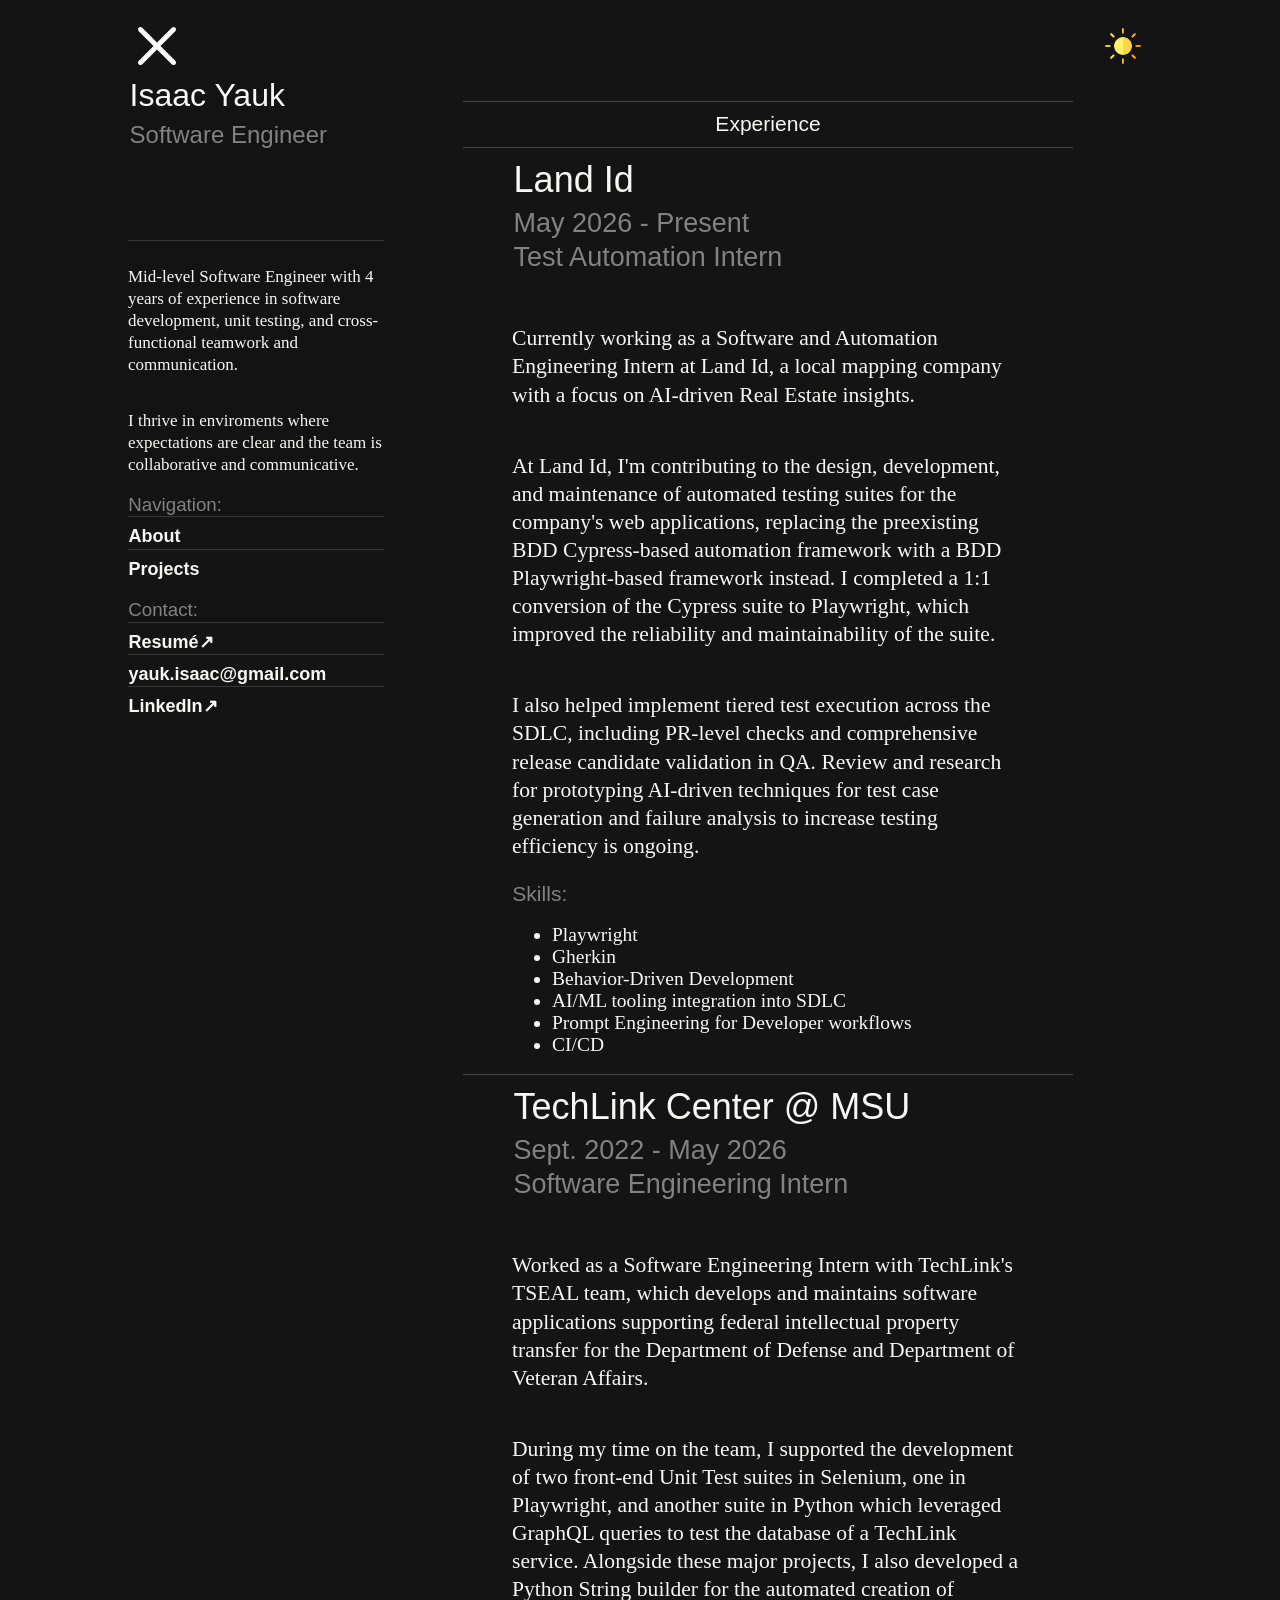
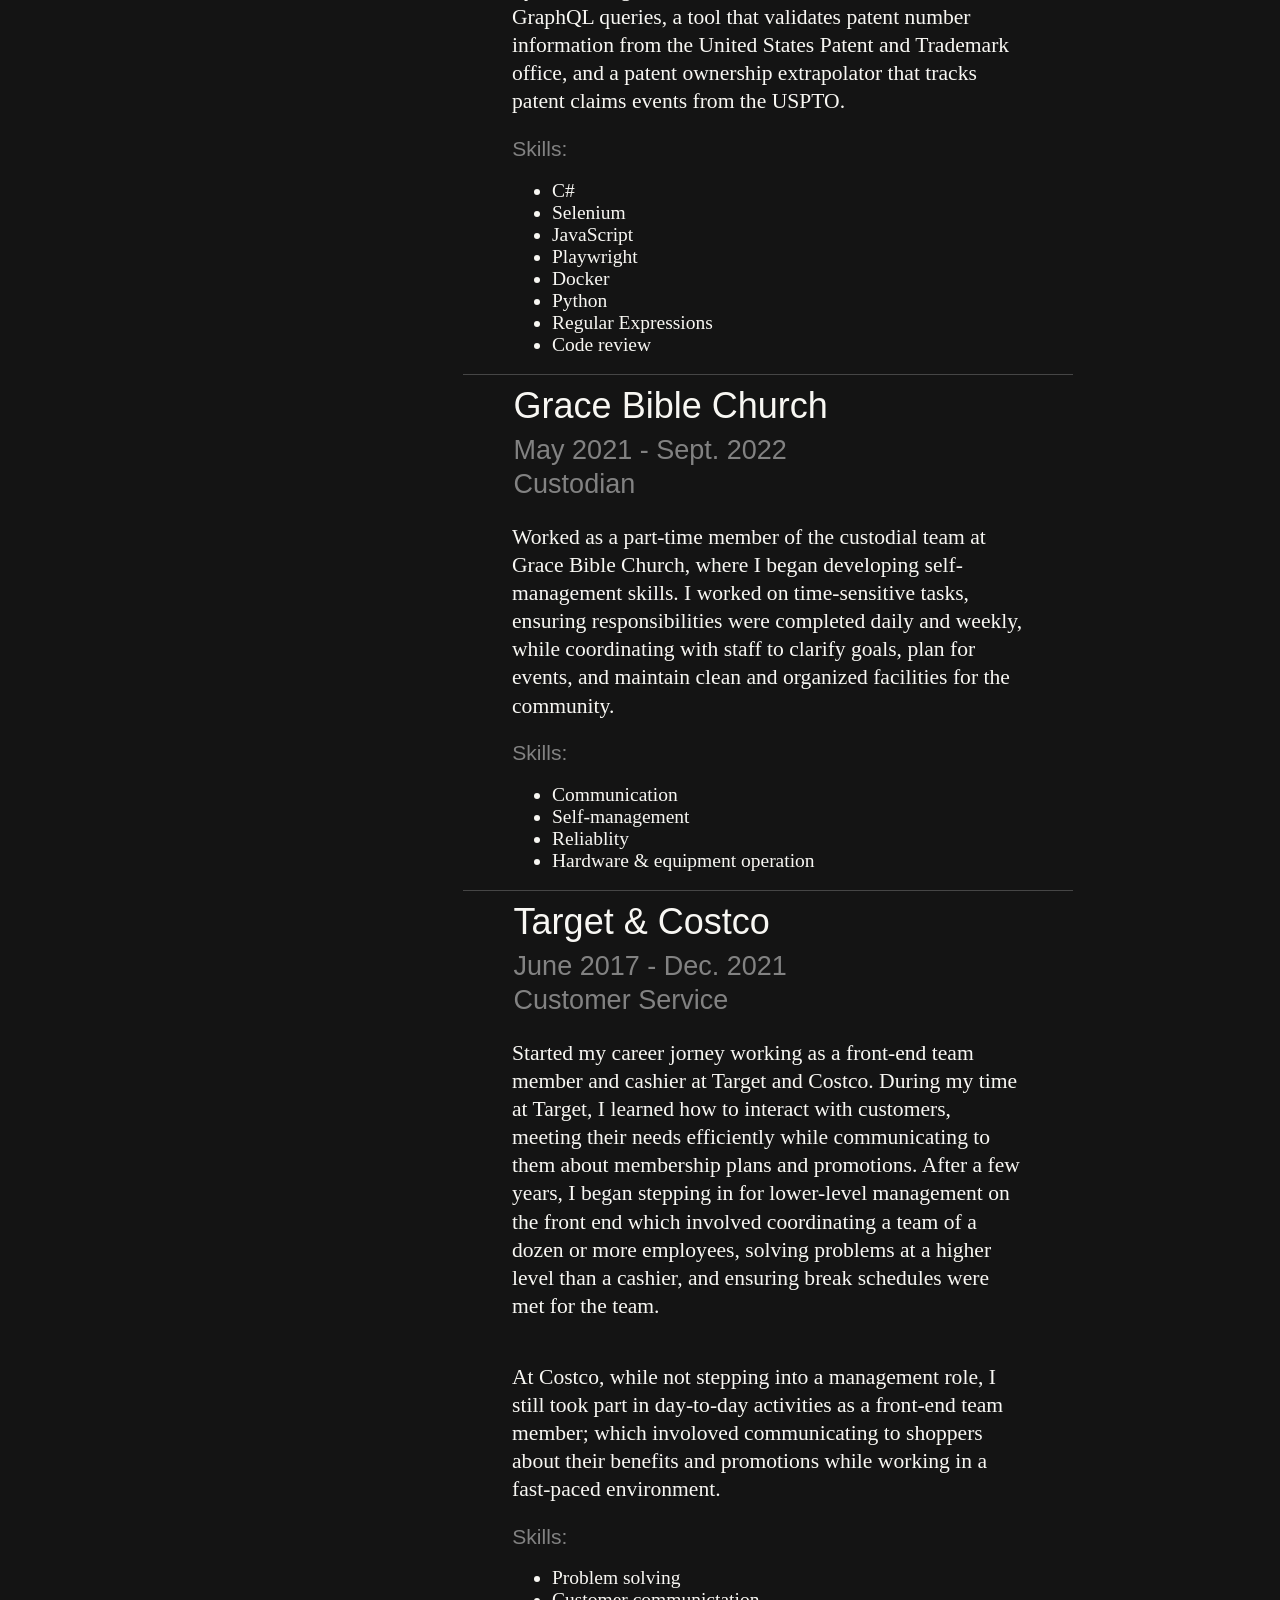
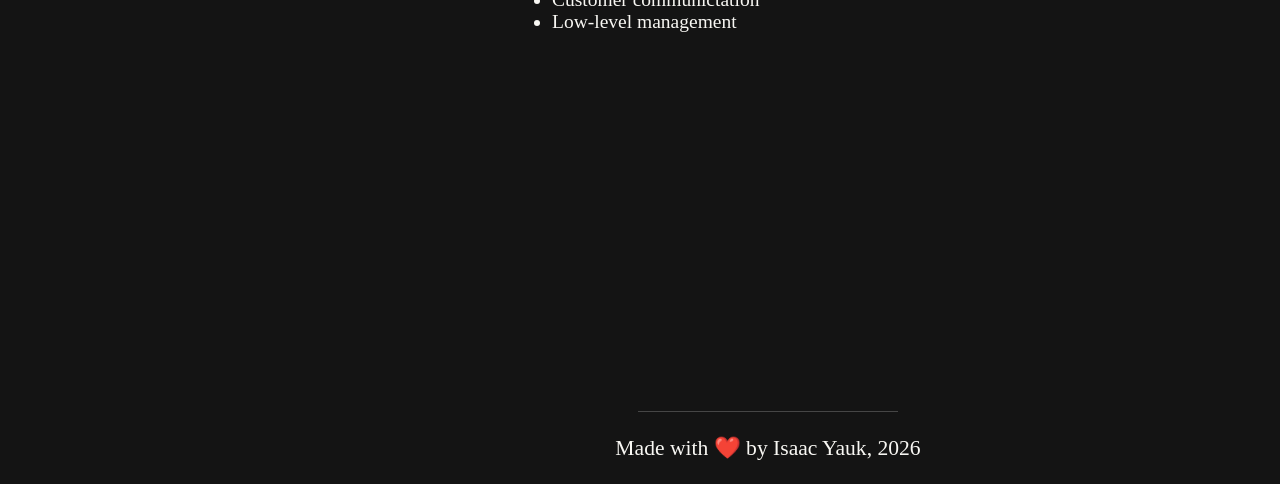
<file: index.html>
<!DOCTYPE html>
<html lang="en">
<head>



    <script src="/scripts/siteload.js"></script>

    
    <meta charset="UTF-8">
    <meta name="viewport" content="width=device-width, initial-scale=1.0">
    <link rel="stylesheet" href="styles/global.css">
    <link href="https://fonts.googleapis.com/css2?family=Newsreader:ital,opsz,wght@0,6..72,200..800;1,6..72,200..800&display=swap%22 rel="stylesheet">
    <link href="https://fonts.googleapis.com/css2?family=Schibsted+Grotesk:ital,wght@0,400..900;1,400..900&display=swap%22 rel="stylesheet">
    <title>Developer Portfolio</title>
</head>
<body>
 
    <nav class="navbar">
        <div class="nav_button" id="sidebarButton">
            <img src="" alt="">
        </div>
        <div class="nav_button" id="themeButton">
            <img src="" alt="">
        </div>
       
    </nav> 
 
    <main class="layout">
        <div class="sidebar">  
            <div class="content">
                <h1>Isaac Yauk</h1>
                <h2>Software Engineer</h2>  
                <hr>
                <p>Mid-level Software Engineer with 4 years of experience in software development, unit testing, and cross-functional teamwork and communication.</p> 
                <p>I thrive in enviroments where expectations are clear and the team is collaborative and communicative.</p>
                
 

                <h3>Navigation:</h3>
                <div class="info">
                    <hr>
                    <a href="/html/about.html">About</a>
                </div>


                <div class="info">
                    <hr>
                    <a href="/html/projects.html">Projects</a>
                </div>

                
                <br>
                <h3>Contact:</h3>

                <div class="info">
                    <hr>
                    <a href="/files/_IsaacYauk_Resume.pdf">Resumé↗</a>
                </div>

                <div class="info">
                    <hr>
                    <a href="mailto:yauk.isaac@gmail.com">yauk.isaac@gmail.com</a>
                </div>
               
               
                <div class="info">
                    <hr>
                    <a href="https://www.linkedin.com/in/isaac-yauk/">LinkedIn↗</a>
                </div>
               
                <button id="mobile_close">Close navigation</button>
                 
               
            </div>
        </div>
 
        <div class="main-content">
            <hr>
            <h3>Experience</h3>
            <hr>
 
            
            <div class="content">
                <h1>Land Id</h1>
                <h2>May 2026 - Present</h2>
                <h2>Test Automation Intern</h2>
                <p><br>Currently working as a Software and Automation Engineering Intern at Land Id, a local mapping company with a focus on AI-driven Real Estate insights.</p>
                <p>At Land Id, I'm contributing to the design, development, and maintenance of automated testing suites for the company's web applications, replacing the preexisting BDD Cypress-based automation framework with a BDD Playwright-based framework instead. I completed a 1:1 conversion of the Cypress suite to Playwright, which improved the reliability and maintainability of the suite.</p> 
                <p>I also helped implement tiered test execution across the SDLC, including PR-level checks and comprehensive release candidate validation in QA. Review and research for prototyping AI-driven techniques for test case generation and failure analysis to increase testing efficiency is ongoing.</p>
                <h3>Skills:</h3>
                <ul>
                    <li>Playwright</li>
                    <li>Gherkin</li>
                    <li>Behavior-Driven Development</li>
                    <li>AI/ML tooling integration into SDLC</li>
                    <li>Prompt Engineering for Developer workflows</li>
                    <li>CI/CD</li>
                </ul>
            </div>

            <hr>
            <div class="content">
                <h1>TechLink Center @ MSU</h1>
                <h2>Sept. 2022 - May 2026</h2>
                <h2>Software Engineering Intern</h2>
                <p><br>Worked as a Software Engineering Intern with TechLink's TSEAL team, which develops and maintains software applications supporting federal intellectual property transfer for the Department of Defense and Department of Veteran Affairs.</p>
                <p>During my time on the team, I supported the development of two front-end Unit Test suites in Selenium, one in Playwright, and another suite in Python which leveraged GraphQL queries to test the database of a TechLink service. Alongside these major projects, I also developed a Python String builder for the automated creation of GraphQL queries, a tool that validates patent number information from the United States Patent and Trademark office, and a patent ownership extrapolator that tracks patent claims events from the USPTO.
                <h3>Skills:</h3>
                <ul>
                    <li>C#</li>
                    <li>Selenium</li>
                    <li>JavaScript</li>
                    <li>Playwright</li>
                    <li>Docker</li>
                    <li>Python</li>
                    <li>Regular Expressions</li>
                    <li>Code review</li>
                </ul>
            </div>
           
 
            <hr>
            <div class="content">
                <h1>Grace Bible Church</h1>
                <h2>May 2021 - Sept. 2022</h2>
                <h2>Custodian</h2>
                <p>Worked as a part-time member of the custodial team at Grace Bible Church, where I began developing self-management skills. I worked on time-sensitive tasks, ensuring responsibilities were completed daily and weekly, while coordinating with staff to clarify goals, plan for events, and maintain clean and organized facilities for the community.</p>
 
                <h3>Skills:</h3>
                <ul>
                    <li>Communication</li>
                    <li>Self-management</li>
                    <li>Reliablity</li>
                    <li>Hardware & equipment operation</li>
                </ul>
            </div>
 
            <hr>
            <div class="content">
                <h1>Target & Costco</h1>
                <h2>June 2017 - Dec. 2021</h2>
                <h2>Customer Service</h2>
                <p>Started my career jorney working as a front-end team member and cashier at Target and Costco. During my time at Target, I learned how to interact with customers, meeting their needs efficiently while communicating to them about membership plans and promotions. After a few years, I began stepping in for lower-level management on the front end which involved coordinating a team of a dozen or more employees, solving problems at a higher level than a cashier, and ensuring break schedules were met for the team.</p>
                <p>At Costco, while not stepping into a management role, I still took part in day-to-day activities as a front-end team member; which involoved communicating to shoppers about their benefits and promotions while working in a fast-paced environment.</p>
 
                <h3>Skills:</h3>
                <ul>
                    <li>Problem solving</li>
                    <li>Customer communictation</li>
                    <li>Low-level management</li>
                </ul>
            </div>

            <div class="end-card">
                <hr>
                <p>Made with ❤️ by Isaac Yauk, 2026</p>
            </div>

            
 
 
           
        </div>
    </main>
    <script src="scripts/global.js"></script>
</body>
</html>
</file>
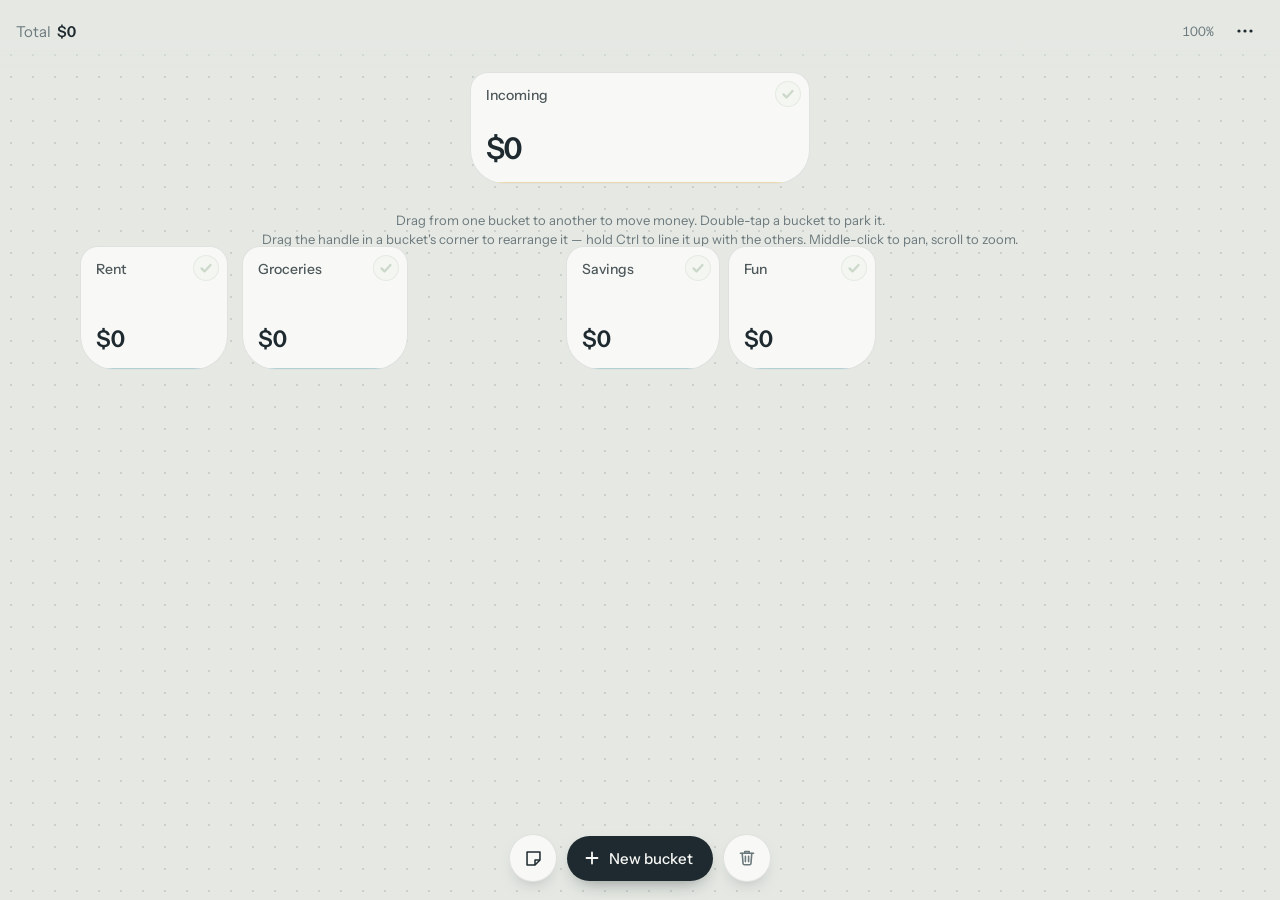
<file: buckets/index.html>
<!doctype html>
<html lang="en">
<head>
<meta charset="utf-8">
<meta name="viewport" content="width=device-width, initial-scale=1, viewport-fit=cover, maximum-scale=1">
<meta name="robots" content="noindex, nofollow">
<title>Buckets</title>
<link rel="preconnect" href="https://fonts.googleapis.com">
<link href="https://fonts.googleapis.com/css2?family=Instrument+Sans:wght@400;500;600&display=swap" rel="stylesheet">
<style>
  :root{
    --canvas:#E5E8E3;
    --dot:rgba(30,42,47,.13);
    --ink:#1E2A2F;
    --muted:#6B787C;
    --surface:#F8F9F6;
    --line:rgba(30,42,47,.11);
    --fill:#B3D0D2;
    --fill-edge:#6E9CA2;
    --honey:#EAD9AA;
    --honey-edge:#C3A55C;
    --accent:#2B6C76;
    --danger:#A2463B;
    --good:#8FB98A;
    --good-edge:#5C8659;
    --good-soft:rgba(143,185,138,.18);
    --short:#B4793F;
    --back:#394247;
    --back-line:rgba(255,255,255,.10);
    --spring:cubic-bezier(.34,1.32,.5,1);
    --font:"Instrument Sans", ui-sans-serif, system-ui, -apple-system, "Segoe UI", sans-serif;
  }
  *{box-sizing:border-box}
  html,body{margin:0;height:100%;background:var(--canvas);color:var(--ink);font-family:var(--font);-webkit-font-smoothing:antialiased;overscroll-behavior:none}
  button{font:inherit;color:inherit}

  #canvas{position:fixed;inset:0;overflow:hidden;touch-action:none;cursor:default;
    background-image:radial-gradient(var(--dot) 1px, transparent 1.3px);background-size:22px 22px}
  #canvas.panning{cursor:grabbing}
  #inner{position:absolute;left:0;top:0;transform-origin:0 0;will-change:transform}
  #inner.ease{transition:transform .35s cubic-bezier(.3,.7,.2,1)}
  #canvas.ease{transition:background-position .35s cubic-bezier(.3,.7,.2,1), background-size .35s cubic-bezier(.3,.7,.2,1)}
  .tools{display:flex;align-items:center;gap:2px;pointer-events:auto}
  .zoom{border:0;background:transparent;font-size:13px;color:var(--muted);font-variant-numeric:tabular-nums;padding:9px 10px;border-radius:10px;cursor:pointer;min-width:52px;transition:background .15s, transform .15s var(--spring)}
  .zoom:active{background:var(--line);transform:scale(.94)}
  .zoom:focus-visible{outline:2px solid var(--accent);outline-offset:2px}

  header{position:fixed;top:0;left:0;right:0;z-index:20;display:flex;align-items:center;justify-content:space-between;
    padding:calc(12px + env(safe-area-inset-top)) 16px 18px;pointer-events:none;
    background:linear-gradient(var(--canvas) 55%, rgba(229,232,227,0))}
  .totals{display:flex;align-items:baseline;gap:12px;min-width:0}
  .total{font-size:15px;color:var(--muted);white-space:nowrap}
  .total b{color:var(--ink);font-weight:600;font-variant-numeric:tabular-nums;margin-left:6px;display:inline-block}
  #needTot{font-size:13px;color:var(--short);font-variant-numeric:tabular-nums;white-space:nowrap;
    opacity:0;transform:translateY(-3px);transition:opacity .3s, transform .3s var(--spring)}
  #needTot.show{opacity:1;transform:translateY(0)}
  .icon-btn{pointer-events:auto;width:38px;height:38px;border-radius:12px;border:0;background:transparent;display:grid;place-items:center;cursor:pointer;
    transition:background .15s, transform .18s var(--spring)}
  .icon-btn:active{background:var(--line);transform:scale(.9)}

  .bucket{position:absolute;left:0;top:0;padding:0;border:1px solid var(--line);background:var(--surface);z-index:3;
    border-radius:18px 18px 34px 34px;overflow:hidden;touch-action:none;user-select:none;-webkit-user-select:none;
    -webkit-touch-callout:none;cursor:grab;text-align:left;
    transition:transform .22s var(--spring), box-shadow .18s ease, width .34s var(--spring),
      left .35s cubic-bezier(.3,.7,.2,1), top .35s cubic-bezier(.3,.7,.2,1)}
  .bucket .fill{position:absolute;left:0;right:0;bottom:0;height:0;background:var(--fill);border-top:1.5px solid var(--fill-edge);
    transition:height .8s cubic-bezier(.3,.9,.25,1)}
  .bucket.incoming .fill{background:var(--honey);border-top-color:var(--honey-edge)}
  .bucket .fill[style*="height: 0%"]{border-top-color:transparent}
  .bucket .label{position:relative;z-index:1;height:100%;display:flex;flex-direction:column;justify-content:space-between;padding:13px 15px 16px}
  .bucket .name{font-size:14px;font-weight:500;color:var(--ink);opacity:.78;white-space:nowrap;overflow:hidden;text-overflow:ellipsis;padding-right:32px}
  .bucket .bottom{display:flex;align-items:baseline;justify-content:space-between;gap:6px}
  .bucket .amt{font-size:23px;font-weight:600;letter-spacing:-.02em;font-variant-numeric:tabular-nums;white-space:nowrap;transform-origin:left bottom}
  .bucket.incoming .amt{font-size:30px}
  .bucket .share{font-size:12px;color:var(--muted);font-variant-numeric:tabular-nums;white-space:nowrap;overflow:hidden}
  .bucket.short .share{color:var(--short)}
  .bucket.funded .share{color:var(--good-edge);font-weight:500}
  .bucket.funded:not(.incoming) .fill{background:var(--good);border-top-color:var(--good-edge)}

  /* face-down: parked for this pay cycle, nothing can move in or out */
  @keyframes flipCard{
    0%{transform:perspective(680px) rotateY(0) scale(1)}
    50%{transform:perspective(680px) rotateY(90deg) scale(1.04)}
    100%{transform:perspective(680px) rotateY(0) scale(1)}
  }
  .bucket.flipping{animation:flipCard .44s cubic-bezier(.45,.05,.55,.95);z-index:6}
  .bucket.flipped{background:var(--back);border-color:var(--back-line);
    background-image:repeating-linear-gradient(135deg, rgba(255,255,255,.028) 0 7px, transparent 7px 14px)}
  .bucket.flipped .fill{display:none}
  .bucket.flipped .name{color:#CAD3D5;opacity:.9}
  .bucket.flipped .amt{color:#8D9A9E}
  .bucket.flipped .share{color:#6F7C80}
  .bucket.flipped .check{display:none}
  .bucket.flipped .lock{display:grid}
  .bucket.flipped:not(.lifted):hover{transform:none;box-shadow:none}
  .bucket .lock{display:none;position:absolute;top:9px;right:9px;z-index:3;width:24px;height:24px;
    place-items:center;color:#8D9A9E;pointer-events:none}
  @media (hover:hover) and (pointer:fine){
    .bucket.flipped .grip{color:#8D9A9E}
    .bucket.flipped .grip svg{fill:#8D9A9E}
    .bucket.flipped .grip:hover{background:rgba(255,255,255,.1)}
    .bucket.flipped .name{padding-right:66px}
  }
  .bucket:focus-visible{outline:2px solid var(--accent);outline-offset:3px}
  .bucket.source{box-shadow:0 0 0 1.5px var(--accent)}
  .bucket.target{transform:scale(1.04);box-shadow:0 0 0 2px var(--accent), 0 10px 24px -12px rgba(30,42,47,.4)}
  .bucket.lifted{transform:scale(1.05) rotate(-.6deg);box-shadow:0 16px 30px -12px rgba(30,42,47,.4);z-index:6;cursor:grabbing;transition:transform .18s var(--spring), box-shadow .18s ease}

  /* Transferred check — always visible, top-right */
  .bucket .check{position:absolute;top:8px;right:8px;z-index:3;width:26px;height:26px;border-radius:50%;
    display:grid;place-items:center;cursor:pointer;background:var(--good-soft);border:1px solid rgba(92,134,89,.35);
    color:var(--good-edge);transition:transform .2s var(--spring), background .18s, opacity .2s, border-color .18s}
  .bucket .check svg{width:14px;height:14px;display:block}
  .bucket .check:hover{background:var(--good);border-color:var(--good-edge);color:#fff;transform:scale(1.12) rotate(-6deg)}
  .bucket .check:active{transform:scale(.88)}
  .bucket.empty .check{opacity:.28;cursor:default;pointer-events:none}

  /* Grip handle: only on devices with a mouse/trackpad */
  .bucket .grip{display:none}
  @media (hover:hover) and (pointer:fine){
    .bucket{cursor:pointer}
    .bucket .name{padding-right:66px}
    .bucket .grip{display:grid;place-items:center;position:absolute;top:7px;right:40px;z-index:2;width:28px;height:28px;
      border-radius:9px;cursor:grab;opacity:0;transition:opacity .15s, background .15s}
    .bucket:hover .grip,.bucket:focus-visible .grip,.bucket.lifted .grip{opacity:1}
    .bucket .grip:hover{background:var(--line)}
    .bucket.lifted,.bucket.lifted .grip{cursor:grabbing}
    .bucket:not(.lifted):not(.target):not(.source):hover{transform:translateY(-3px);box-shadow:0 12px 22px -16px rgba(30,42,47,.5)}
    .touch-hint{display:none}
  }
  @media not all and (hover:hover) and (pointer:fine){ .mouse-hint{display:none} }

  /* ---- cozy motion ---- */
  @keyframes popIn{
    0%{opacity:0;transform:scale(.55) translateY(14px) rotate(-4deg)}
    50%{opacity:1;transform:scale(1.08) translateY(-4px) rotate(1.5deg)}
    76%{transform:scale(.97) translateY(2px) rotate(-.8deg)}
    100%{opacity:1;transform:scale(1) translateY(0) rotate(0)}
  }
  .bucket.born,.note.born{animation:popIn .62s var(--spring) both}
  @keyframes poof{ to{opacity:0;transform:scale(.7) translateY(8px) rotate(3deg)} }
  .bucket.poof,.note.poof{animation:poof .28s ease-in forwards;pointer-events:none}
  /* Dropped on the can: tip in from wherever it was let go, rather than snapping home first. */
  @keyframes intoCan{
    0%{opacity:1;transform:translate(0,0) scale(1.05)}
    26%{opacity:1;transform:translate(calc(var(--tx) * .24), calc(var(--ty) * .24 - 14px)) scale(.94) rotate(-4deg)}
    100%{opacity:0;transform:translate(var(--tx), var(--ty)) scale(.1) rotate(12deg)}
  }
  .bucket.intoCan,.note.intoCan{animation:intoCan .43s cubic-bezier(.45,-0.1,.75,1) forwards;
    pointer-events:none;transition:none}
  @keyframes squish{
    0%{transform:scale(1,1)} 28%{transform:scale(1.06,.92)} 58%{transform:scale(.97,1.04)} 100%{transform:scale(1,1)}
  }
  .bucket.celebrate{animation:squish .62s cubic-bezier(.3,.9,.3,1)}
  @keyframes ring{ 0%{opacity:.75;transform:scale(1)} 100%{opacity:0;transform:scale(2.6)} }
  .bucket.celebrate .check::after{content:"";position:absolute;inset:-1px;border-radius:50%;border:2px solid var(--good-edge);animation:ring .6s ease-out}
  @keyframes bump{ 0%{transform:scale(1)} 38%{transform:scale(1.11) translateY(-2px)} 100%{transform:scale(1)} }
  .bumped{animation:bump .46s var(--spring)}
  @keyframes floatUp{
    0%{opacity:0;transform:translate(-50%,4px) scale(.85)}
    22%{opacity:1;transform:translate(-50%,-6px) scale(1.04)}
    100%{opacity:0;transform:translate(-50%,-34px) scale(.96)}
  }
  .floaty{position:absolute;left:50%;top:38%;z-index:8;pointer-events:none;font-size:14px;font-weight:600;
    font-variant-numeric:tabular-nums;color:var(--good-edge);white-space:nowrap;animation:floatUp 1.05s cubic-bezier(.25,.8,.3,1) forwards}
  .floaty.out{color:var(--danger)}

  #noodle{position:absolute;inset:0;width:100%;height:100%;pointer-events:none;z-index:5;overflow:visible}
  #noodle path{fill:none;stroke:var(--accent);stroke-width:2;stroke-linecap:round}

  /* alignment guides */
  #guides{position:absolute;inset:0;width:100%;height:100%;pointer-events:none;z-index:8;overflow:visible;display:none}
  #guides line{stroke:var(--accent);stroke-width:1.5;vector-effect:non-scaling-stroke;opacity:.8;stroke-linecap:round}
  #guides line.gap{stroke-dasharray:2 5;opacity:.65}
  .bucket.snapped,.note.snapped{box-shadow:0 0 0 1.5px var(--accent), 0 16px 30px -12px rgba(30,42,47,.4)}

  /* mobile align switch (desktop uses Ctrl) */
  .snapsw{display:none;align-items:center;gap:7px;pointer-events:auto;border:0;background:transparent;cursor:pointer;
    padding:8px 6px;border-radius:10px;font-size:13px;color:var(--muted);white-space:nowrap}
  .snapsw .sw{width:34px;height:20px;border-radius:999px;background:var(--line);position:relative;
    transition:background .22s var(--spring)}
  .snapsw .knob{position:absolute;top:2px;left:2px;width:16px;height:16px;border-radius:50%;background:var(--surface);
    box-shadow:0 1px 3px rgba(30,42,47,.3);transition:transform .26s var(--spring)}
  .snapsw[aria-checked="true"]{color:var(--accent)}
  .snapsw[aria-checked="true"] .sw{background:var(--accent)}
  .snapsw[aria-checked="true"] .knob{transform:translateX(14px)}
  .snapsw:active .sw{transform:scale(.94)}
  @media not all and (hover:hover) and (pointer:fine){ .snapsw{display:flex} }

  #hint{position:absolute;left:24px;right:24px;text-align:center;font-size:13px;line-height:1.45;color:var(--muted);transition:opacity .3s}

  /* ---- notes: same card language as the buckets ---- */
  .note{position:absolute;left:0;top:0;width:176px;z-index:4;padding:0 0 10px;
    border:1px solid var(--line);border-radius:18px;background:var(--nc,#F6E7A8);color:#3A3626;
    touch-action:none;cursor:grab;
    transition:transform .22s var(--spring), box-shadow .18s ease,
      left .35s cubic-bezier(.3,.7,.2,1), top .35s cubic-bezier(.3,.7,.2,1)}
  /* While lifted, drop the left/top easing so the note tracks the pointer exactly — same as a bucket. */
  .note.lifted{transform:scale(1.05);box-shadow:0 16px 30px -12px rgba(30,42,47,.4);z-index:9;cursor:grabbing;
    transition:transform .18s var(--spring), box-shadow .18s ease}
  .nhead{height:30px;display:flex;align-items:center;justify-content:flex-end;gap:2px;padding:6px 7px 0}
  .ngrip,.nx{width:26px;height:26px;border:0;background:transparent;border-radius:9px;padding:0;cursor:pointer;
    display:grid;place-items:center;color:#3A3626;opacity:0;transition:opacity .15s, background .15s, transform .18s var(--spring)}
  .ngrip{cursor:grab}
  .ngrip:hover,.nx:hover{background:rgba(58,54,38,.12)}
  .nx:hover{transform:scale(1.12)}
  .note.lifted .ngrip{cursor:grabbing}
  .npal{display:flex;gap:5px;padding:2px 14px 0;opacity:0;transition:opacity .16s}
  .swatch{width:13px;height:13px;border-radius:50%;border:1px solid rgba(58,54,38,.28);cursor:pointer;padding:0;
    transition:transform .18s var(--spring)}
  .swatch:hover{transform:scale(1.3)}
  /* Until you tap into it the text is inert, so the whole card drags like a bucket
     — otherwise the textarea eats every grab, especially when zoomed out. */
  .ntext{display:block;width:100%;min-height:82px;border:0;background:transparent;resize:none;outline:none;overflow:hidden;
    font:400 14px/1.5 var(--font);color:#3A3626;padding:0 14px 4px;letter-spacing:-.005em;
    pointer-events:none;cursor:grab;user-select:none;-webkit-user-select:none}
  .note.editing .ntext{pointer-events:auto;cursor:text;user-select:text;-webkit-user-select:text}
  .note.editing{cursor:default;box-shadow:0 0 0 1.5px var(--accent)}
  .ntext::placeholder{color:rgba(58,54,38,.38)}
  @media (hover:hover) and (pointer:fine){
    .note:not(.lifted):hover{transform:translateY(-3px);box-shadow:0 12px 22px -16px rgba(30,42,47,.5)}
    .note:hover .ngrip,.note:hover .nx,.note:hover .npal,
    .note:focus-within .ngrip,.note:focus-within .nx,.note:focus-within .npal{opacity:.85}
  }
  @media not all and (hover:hover) and (pointer:fine){
    .ngrip{display:none}
    .nx,.npal{opacity:.55}
  }

  #dock{position:fixed;left:50%;bottom:calc(18px + env(safe-area-inset-bottom));transform:translateX(-50%);z-index:20;
    display:flex;align-items:center;gap:10px}
  #add{display:flex;align-items:center;gap:8px;padding:13px 20px 13px 16px;border:0;border-radius:999px;background:var(--ink);color:var(--surface);
    font-size:15px;font-weight:500;cursor:pointer;box-shadow:0 8px 20px -10px rgba(30,42,47,.6);
    transition:transform .22s var(--spring), box-shadow .2s}
  #add:hover{transform:translateY(-2px);box-shadow:0 12px 24px -10px rgba(30,42,47,.6)}
  #add:active{transform:translateY(0) scale(.95)}
  #add svg{transition:transform .35s var(--spring)}
  #add:hover svg{transform:rotate(90deg)}
  #noteBtn{width:48px;height:48px;border-radius:999px;border:1px solid var(--line);background:var(--surface);cursor:pointer;
    display:grid;place-items:center;box-shadow:0 8px 18px -12px rgba(30,42,47,.5);
    transition:transform .22s var(--spring), box-shadow .2s, background .2s}
  #noteBtn:hover{transform:translateY(-2px) rotate(-5deg);background:#FBF3D9}
  #noteBtn:active{transform:translateY(0) scale(.92)}
  #trash{width:48px;height:48px;border-radius:999px;border:1px solid var(--line);background:var(--surface);color:var(--muted);cursor:pointer;
    display:grid;place-items:center;box-shadow:0 8px 18px -12px rgba(30,42,47,.5);
    transition:transform .24s var(--spring), box-shadow .2s, background .2s, color .2s, border-color .2s}
  #trash .lid{transform-origin:16px 5px;transition:transform .28s var(--spring)}
  #trash:hover{transform:translateY(-2px);color:var(--danger);border-color:rgba(162,70,59,.35)}
  #trash:hover .lid{transform:translateY(-2px) rotate(-14deg)}
  #trash:active{transform:translateY(0) scale(.92)}
  #trash.armed{background:var(--danger);border-color:var(--danger);color:#fff;transform:translateY(-4px) scale(1.18);
    box-shadow:0 14px 26px -10px rgba(162,70,59,.75)}
  #trash.armed .lid{transform:translateY(-3px) rotate(-26deg)}
  @keyframes lidSlam{ 0%{transform:translateY(-3px) rotate(-26deg)} 45%{transform:translateY(1px) rotate(6deg)} 100%{transform:none} }
  @keyframes canShake{ 0%,100%{transform:translateY(0) scale(1)} 25%{transform:translateY(1px) scale(1.1) rotate(-5deg)} 60%{transform:scale(.97) rotate(3deg)} }
  #trash.chomp{animation:canShake .5s var(--spring)}
  #trash.chomp .lid{animation:lidSlam .5s var(--spring)}
  #add:focus-visible,#noteBtn:focus-visible,.btn:focus-visible,.chip:focus-visible,.icon-btn:focus-visible{outline:2px solid var(--accent);outline-offset:2px}

  #backdrop{position:fixed;inset:0;z-index:30;background:rgba(30,42,47,.28);opacity:0;pointer-events:none;transition:opacity .25s}
  #backdrop.open{opacity:1;pointer-events:auto}
  #sheet{position:fixed;left:50%;bottom:0;z-index:31;width:min(100%,480px);transform:translate(-50%,105%);
    background:var(--surface);border-radius:22px 22px 0 0;padding:10px 20px calc(20px + env(safe-area-inset-bottom));
    transition:transform .38s var(--spring);max-height:88vh;overflow-y:auto}
  #sheet.open{transform:translate(-50%,0)}
  .grab{width:36px;height:4px;border-radius:4px;background:var(--line);margin:0 auto 14px}
  #sheet h2{margin:0;font-size:19px;font-weight:600;letter-spacing:-.01em}
  .sub{margin:4px 0 0;font-size:14px;color:var(--muted)}
  .section{margin:22px 0 8px;font-size:13px;color:var(--muted)}
  .name-input{width:100%;border:0;border-bottom:1.5px solid var(--line);background:transparent;font:600 19px var(--font);
    color:var(--ink);padding:4px 0 8px;outline:none;border-radius:0}
  .name-input:focus{border-bottom-color:var(--accent)}
  .amount-field{display:flex;align-items:baseline;gap:4px;margin-top:20px;border-bottom:1.5px solid var(--line);padding-bottom:6px}
  .amount-field:focus-within{border-bottom-color:var(--accent)}
  .amount-field span{font-size:30px;font-weight:500;color:var(--muted)}
  .amount-field input{flex:1;min-width:0;border:0;background:transparent;outline:none;font:600 40px var(--font);letter-spacing:-.02em;
    color:var(--ink);font-variant-numeric:tabular-nums;padding:0}
  .amount-field.small{margin-top:12px}
  .amount-field.small span{font-size:22px}
  .amount-field.small input{font-size:28px}
  .meter{height:6px;border-radius:999px;background:var(--line);margin-top:14px;overflow:hidden}
  .meter span{display:block;height:100%;width:0;border-radius:999px;background:var(--fill-edge);
    transition:width .45s cubic-bezier(.3,.9,.25,1), background .3s}
  .meter.full span{background:var(--good-edge)}
  .chips{display:flex;flex-wrap:wrap;gap:8px;margin-top:14px}
  .chip{padding:8px 13px;border-radius:999px;border:1px solid var(--line);background:transparent;font-size:14px;cursor:pointer;
    transition:transform .18s var(--spring), background .15s}
  .chip:hover{transform:translateY(-1px)}
  .chip:active{background:var(--line);transform:scale(.95)}
  .chip:disabled{opacity:.4}
  .err{min-height:18px;margin:10px 0 8px;font-size:13px;color:var(--danger)}
  .row{display:flex;gap:10px}
  .btn{flex:1;height:50px;border-radius:14px;border:0;font-size:16px;font-weight:600;cursor:pointer;
    transition:transform .18s var(--spring), filter .15s}
  .btn:active{transform:scale(.97)}
  .btn.primary{background:var(--accent);color:#fff}
  .btn.ghost{background:transparent;border:1px solid var(--line)}
  .btn.good{background:transparent;border:1px solid rgba(92,134,89,.5);color:var(--good-edge)}
  .btn.danger{background:transparent;border:1px solid var(--line);color:var(--danger)}
  .btn:disabled{opacity:.4;cursor:default;transform:none}
  .note-line{margin:10px 0 0;font-size:13px;color:var(--muted)}
  .route{display:flex;align-items:center;gap:8px;margin-top:10px}
  .tag{padding:7px 12px;border-radius:10px;background:var(--canvas);font-size:14px;font-weight:500;max-width:40%;white-space:nowrap;overflow:hidden;text-overflow:ellipsis}
  .route .icon-btn{width:34px;height:34px;border:1px solid var(--line)}

  #toast{position:fixed;left:50%;bottom:calc(86px + env(safe-area-inset-bottom));z-index:25;transform:translate(-50%,14px) scale(.96);opacity:0;
    display:flex;align-items:center;gap:16px;padding:10px 10px 10px 16px;border-radius:14px;background:var(--ink);color:var(--surface);
    font-size:14px;pointer-events:none;transition:opacity .22s, transform .32s var(--spring);white-space:nowrap;max-width:calc(100% - 32px)}
  #toast.show{opacity:1;transform:translate(-50%,0) scale(1);pointer-events:auto}
  #toast span{overflow:hidden;text-overflow:ellipsis}
  #toast button{border:0;background:rgba(255,255,255,.1);color:#A8D6DB;font-weight:600;padding:6px 12px;border-radius:9px;cursor:pointer;
    transition:transform .18s var(--spring), background .15s}
  #toast button:hover{background:rgba(255,255,255,.18)}
  #toast button:active{transform:scale(.94)}

  @media (prefers-reduced-motion: reduce){ *{transition:none !important;animation:none !important} }

  /* ---- "leave this page?" — shown when Back is pressed ---- */
  #leaveBack{position:fixed;inset:0;z-index:60;background:rgba(30,30,28,.3);opacity:0;pointer-events:none;transition:opacity .25s}
  #leaveBack.open{opacity:1;pointer-events:auto}
  #leave{position:fixed;left:50%;top:50%;z-index:61;width:min(calc(100% - 40px),340px);padding:22px 20px 18px;border-radius:22px;background:var(--surface);color:var(--ink);
    font-family:var(--font);box-shadow:0 24px 60px -20px rgba(0,0,0,.45);transform:translate(-50%,-46%) scale(.92);opacity:0;visibility:hidden;
    transition:transform .38s var(--spring), opacity .22s, visibility 0s .38s}
  #leave.open{transform:translate(-50%,-50%) scale(1);opacity:1;visibility:visible;transition:transform .38s var(--spring), opacity .22s, visibility 0s}
  #leave h2{margin:0;font-size:19px;font-weight:600;letter-spacing:-.01em}
  #leave p{margin:6px 0 18px;font-size:14px;line-height:1.45;color:var(--muted)}
  #leave .lvrow{display:flex;gap:10px}
  #leave button{flex:1;height:46px;border-radius:14px;font:600 15px var(--font);cursor:pointer;transition:transform .18s var(--spring)}
  #leave button:active{transform:scale(.97)}
  #leave button:focus-visible{outline:2px solid var(--accent);outline-offset:2px}
  #leaveGo{border:1px solid var(--line);background:transparent;color:var(--ink)}
  #leaveStay{border:0;background:var(--accent);color:#fff}
</style>
</head>
<body>

<div id="canvas"><div id="inner">
  <p id="hint">Drag from one bucket to another to move money. Double-tap a bucket to park it.<br><span class="touch-hint">Hold a bucket to rearrange it. Pinch to zoom.</span><span class="mouse-hint">Drag the handle in a bucket's corner to rearrange it — hold Ctrl to line it up with the others. Middle-click to pan, scroll to zoom.</span></p>
  <svg id="noodle" aria-hidden="true"><path id="npath"/><circle id="nstart" r="4" fill="var(--surface)" stroke="var(--accent)" stroke-width="2"/><circle id="nend" r="5" fill="var(--accent)"/></svg>
  <svg id="guides" aria-hidden="true"></svg>
</div></div>

<header>
  <div class="totals">
    <div class="total">Total<b id="total">$0</b></div>
    <div id="needTot"></div>
  </div>
  <div class="tools">
    <button class="snapsw" id="snapsw" role="switch" aria-checked="true" aria-label="Snap buckets into alignment">
      <span class="sw"><span class="knob"></span></span>Align
    </button>
    <button class="zoom" id="zoom" aria-label="Reset zoom">100%</button>
    <button class="icon-btn" id="menu" aria-label="Options">
      <svg width="20" height="20" viewBox="0 0 20 20" fill="var(--ink)"><circle cx="4" cy="10" r="1.6"/><circle cx="10" cy="10" r="1.6"/><circle cx="16" cy="10" r="1.6"/></svg>
    </button>
  </div>
</header>

<div id="dock">
  <button id="noteBtn" aria-label="Add a sticky note" title="Add a sticky note">
    <svg width="19" height="19" viewBox="0 0 20 20" fill="none" stroke="var(--ink)" stroke-width="1.6" stroke-linejoin="round">
      <path d="M3.2 3.2h13.6v8.4l-5.2 5.2H3.2z"/><path d="M16.8 11.6h-5.2v5.2"/>
    </svg>
  </button>
  <button id="add"><svg width="18" height="18" viewBox="0 0 18 18" stroke="currentColor" stroke-width="1.8" stroke-linecap="round"><path d="M9 3.5v11M3.5 9h11"/></svg>New bucket</button>
  <button id="trash" aria-label="Discard funds" title="Drag funds here to discard them, or a bucket here to delete it">
    <svg width="20" height="20" viewBox="0 0 20 20" fill="none" stroke="currentColor" stroke-width="1.6" stroke-linecap="round" stroke-linejoin="round">
      <g class="lid"><path d="M3.4 5.2h13.2"/><path d="M7.8 5.2V3.6h4.4v1.6"/></g>
      <path d="M5.2 5.2l.85 10.3a1.4 1.4 0 0 0 1.4 1.3h5.1a1.4 1.4 0 0 0 1.4-1.3l.85-10.3"/>
      <path d="M8.4 8.4v5.2M11.6 8.4v5.2" class="bars"/>
    </svg>
  </button>
</div>

<div id="backdrop"></div>
<div id="sheet" role="dialog" aria-modal="true"></div>
<div id="toast" role="status"><span id="toastMsg"></span><button id="toastUndo">Undo</button></div>

<div id="leaveBack"></div>
<div id="leave" role="alertdialog" aria-modal="true" aria-labelledby="leaveT" aria-describedby="leaveD">
  <h2 id="leaveT">Leave this page?</h2>
  <p id="leaveD">What you've entered is saved in this browser.</p>
  <div class="lvrow"><button type="button" id="leaveGo">Leave</button><button type="button" id="leaveStay">Stay</button></div>
</div>

<script>
const $ = s => document.querySelector(s);
const canvas = $('#canvas'), inner = $('#inner');
const fmtFull = new Intl.NumberFormat('en-US',{style:'currency',currency:'USD'});
const fmtWhole = new Intl.NumberFormat('en-US',{style:'currency',currency:'USD',maximumFractionDigits:0});
const money = c => (c % 100 === 0 ? fmtWhole : fmtFull).format(c / 100);
const parseCents = s => { const n = parseFloat(String(s).replace(/[^0-9.]/g,'')); return isFinite(n) ? Math.round(n*100) : 0; };
const esc = s => String(s).replace(/[&<>"']/g, c => ({'&':'&amp;','<':'&lt;','>':'&gt;','"':'&quot;',"'":'&#39;'}[c]));

const KEY = 'bucket-budget-v1';
const BW = 148, BW_MAX = 232, BH = 124, GAP = 14, TOP = 72, IH = 112;
const NW = 176, NH = 150;
const NOTE_COLORS = ['#F6E7A8','#CDE6CE','#F3D3C2','#CFDFEE','#E6D4E8'];
const vw = () => document.documentElement.clientWidth;
const incomingW = () => Math.min(vw() - 32, 340);
// Let a bucket grow a little to fit its name, but never past BW_MAX —
// past that the name just ellipses rather than the bucket eating the board.
const mctx = document.createElement('canvas').getContext('2d');
const finePointer = window.matchMedia('(hover:hover) and (pointer:fine)').matches;
const FONT = '"Instrument Sans", ui-sans-serif, system-ui, -apple-system, sans-serif';
const textW = (s, weight, px) => { mctx.font = `${weight} ${px}px ${FONT}`; return mctx.measureText(s || '').width; };
function bucketW(b){
  const reserved = 30 + (finePointer ? 66 : 32);   // side padding + room for the check (and grip)
  const nameW = textW(b.name, 500, 14) + reserved + 6;   // slack so it never clips by a pixel
  // The bottom row has to fit too, or a target like "$1,250 to go" gets cut off.
  const rowW = textW(money(b.cents || 0), 600, 23) + textW(goalLabel(b) || '100%', 500, 12) + 30 + 10;
  return Math.ceil(Math.min(BW_MAX, Math.max(BW, nameW, rowW)));
}
const size = b => b.incoming ? {w: incomingW(), h: IH} : {w: bucketW(b), h: BH};
const byId = id => state.buckets.find(b => b.id === id);
const incoming = () => state.buckets.find(b => b.incoming);
const noteById = id => state.notes.find(n => n.id === id);
const grandTotal = () => state.buckets.reduce((a, b) => a + b.cents, 0);
// A bucket's target is what still has to land in it before it counts as covered.
const shortfall = b => b.goal ? Math.max(0, b.goal - b.cents) : 0;
const totalNeeded = () => state.buckets.reduce((a, b) => a + shortfall(b), 0);
const isFunded = b => !!b.goal && b.cents >= b.goal;
// Face-down buckets are parked: no money in or out until they're flipped back.
const locked = b => !!(b && b.flipped);
function goalLabel(b){
  if (!b.goal) return '';
  const left = shortfall(b);
  return left ? money(left) + ' to go' : 'covered';
}

let state;

/* ---------- state ---------- */
function defaults(){
  const st = { buckets:[{id:'in', name:'Incoming', cents:0, incoming:true, x:(vw()-incomingW())/2, y:TOP}],
               notes:[], hintDone:false, snap:true, nextId:1, nextNoteId:1 };
  ['Rent','Groceries','Savings','Fun'].forEach(n => addBucket(n, st));
  return st;
}
// Older saves predate notes; top them up in place, same storage key.
// Saves that picked up a Spent bucket drop it — that money had already left the budget.
function migrate(st){
  if (!Array.isArray(st.buckets) || !st.buckets.length) return defaults();
  if (!Array.isArray(st.notes)) st.notes = [];
  if (!st.nextNoteId) st.nextNoteId = st.notes.reduce((m, n) => Math.max(m, parseInt(String(n.id).slice(1)) || 0), 0) + 1;
  if (st.snap === undefined) st.snap = true;
  st.buckets = st.buckets.filter(b => !b.spent);
  return st;
}
function freeSlot(st){
  const W = vw();
  const cols = Math.max(2, Math.floor((W - 32 + GAP) / (BW + GAP)));
  const left = (W - (cols*BW + (cols-1)*GAP)) / 2;
  const startY = TOP + IH + 62;
  for (let i = 0; i < 400; i++){
    const x = left + (i % cols) * (BW + GAP), y = startY + Math.floor(i / cols) * (BH + GAP);
    const hit = st.buckets.some(b => { const s = size(b); return x < b.x+s.w && x+BW > b.x && y < b.y+s.h && y+BH > b.y; });
    if (!hit) return {x, y};
  }
  return {x:left, y:startY};
}
function addBucket(name, st = state){
  const p = freeSlot(st);
  const b = {id:'b' + (st.nextId++), name, cents:0, x:p.x, y:p.y};
  st.buckets.push(b);
  return b;
}
// Claude's artifact viewer provides window.storage; a normal website uses localStorage.
const hasArtifactStore = !!(window.storage && window.storage.get);

let saveT;
function save(){
  clearTimeout(saveT);
  saveT = setTimeout(async () => {
    const data = JSON.stringify(state);
    try {
      if (hasArtifactStore) await window.storage.set(KEY, data, false);
      else localStorage.setItem(KEY, data);
    } catch(e){}
  }, 250);
}
async function load(){
  try {
    const raw = hasArtifactStore
      ? (await window.storage.get(KEY, false))?.value
      : localStorage.getItem(KEY);
    if (raw) return JSON.parse(raw);
  } catch(e){}
  return null;
}
// Save right away when the tab is hidden or closed, so the 250ms debounce can't drop the last change.
function flushSave(){
  if (hasArtifactStore) return;
  clearTimeout(saveT);
  try { localStorage.setItem(KEY, JSON.stringify(state)); } catch(e){}
}
document.addEventListener('visibilitychange', () => { if (document.hidden && state) flushSave(); });
window.addEventListener('pagehide', () => state && flushSave());

/* ---------- placing new things where you're looking ---------- */
function boxes(){
  return state.buckets.map(b => { const s = size(b); return {x:b.x, y:b.y, w:s.w, h:s.h}; })
    .concat(state.notes.map(n => ({x:n.x, y:n.y, w:NW, h:n.h || NH})));
}
function spotNearCenter(w, h){
  // World coordinates of the middle of the viewport, biased below the header.
  const cx = (innerWidth/2 - view.tx) / view.s;
  const cy = ((innerHeight/2 + 8) - view.ty) / view.s;
  const x0 = cx - w/2, y0 = cy - h/2;
  const bs = boxes();
  const clear = (x, y) => !bs.some(b => x < b.x+b.w+10 && x+w+10 > b.x && y < b.y+b.h+10 && y+h+10 > b.y);
  if (clear(x0, y0)) return {x:x0, y:y0};
  // Occupied: step outward in small rings and take the nearest opening, so it still
  // lands on screen rather than being flung to the far side of the board.
  const step = 22;
  const cands = [];
  for (let i = -14; i <= 14; i++)
    for (let j = -10; j <= 10; j++)
      if (i || j) cands.push([i*step, j*step]);
  cands.sort((a, b) => (a[0]*a[0] + a[1]*a[1]*1.6) - (b[0]*b[0] + b[1]*b[1]*1.6));
  // Keep it fully on screen (clear of the header and the dock) when we can.
  const onScreen = (x, y) => {
    const sx = x*view.s + view.tx, sy = y*view.s + view.ty;
    return sx > 10 && sy > 72 && sx + w*view.s < innerWidth - 10 && sy + h*view.s < innerHeight - 88;
  };
  for (const pass of [true, false])
    for (const [dx, dy] of cands){
      const x = x0 + dx, y = y0 + dy;
      if (clear(x, y) && (!pass || onScreen(x, y))) return {x, y};
    }
  return {x:x0, y:y0};
}

/* ---------- render ---------- */
const nodes = {}, noteNodes = {};
const born = new Set();
function makeNode(b){
  const el = document.createElement('button');
  el.className = 'bucket' + (b.incoming ? ' incoming' : '');
  el.dataset.id = b.id;
  el.innerHTML = '<div class="fill"></div>'
    + '<span class="grip" title="Drag to rearrange" aria-hidden="true"><svg width="12" height="12" viewBox="0 0 12 12" fill="var(--muted)">'
    + '<circle cx="3" cy="2.5" r="1.1"/><circle cx="9" cy="2.5" r="1.1"/><circle cx="3" cy="6" r="1.1"/><circle cx="9" cy="6" r="1.1"/>'
    + '<circle cx="3" cy="9.5" r="1.1"/><circle cx="9" cy="9.5" r="1.1"/></svg></span>'
    + '<span class="check" role="button" title="Mark transferred — empties this bucket" aria-label="Mark transferred">'
    + '<svg viewBox="0 0 14 14" fill="none" stroke="currentColor" stroke-width="2.2" stroke-linecap="round" stroke-linejoin="round"><path d="M2.5 7.4l3 3 6-6.4"/></svg></span>'
    + '<span class="lock" aria-hidden="true"><svg width="14" height="14" viewBox="0 0 14 14" fill="none" stroke="currentColor" stroke-width="1.5" stroke-linecap="round" stroke-linejoin="round">'
    + '<rect x="2.6" y="6.2" width="8.8" height="5.6" rx="1.6"/><path d="M4.8 6.2V4.6a2.2 2.2 0 0 1 4.4 0v1.6"/></svg></span>'
    + '<div class="label"><div class="name"></div><div class="bottom"><div class="amt"></div><div class="share"></div></div></div>';
  el.addEventListener('pointerdown', e => onDown(e, b.id));
  el.addEventListener('pointermove', onMove);
  el.addEventListener('pointerup', onUp);
  el.addEventListener('pointercancel', onCancel);
  el.addEventListener('contextmenu', e => e.preventDefault());
  el.addEventListener('dblclick', e => e.preventDefault());
  // One tap opens the bucket, two flips it. The single-tap action waits a beat so a
  // quick double never flashes the sheet; a slower double closes it again on the way.
  let tapT = null, lastTap = 0;
  el.addEventListener('click', () => {
    if (Date.now() < suppressClick) return;
    const now = Date.now();
    if (now - lastTap < 500){
      clearTimeout(tapT); lastTap = 0;
      if (sheet.classList.contains('open')) closeSheet();
      toggleFlip(b.id);
      return;
    }
    lastTap = now;
    clearTimeout(tapT);
    tapT = setTimeout(() => { lastTap = 0; openBucket(b.id); }, 250);
  });
  const chk = el.querySelector('.check');
  chk.addEventListener('pointerdown', e => e.stopPropagation());
  chk.addEventListener('click', e => { e.stopPropagation(); markTransferred(b.id); });
  inner.insertBefore(el, $('#noodle'));
  nodes[b.id] = el;
  if (born.has(b.id)){
    born.delete(b.id);
    el.classList.add('born');
    el.addEventListener('animationend', () => el.classList.remove('born'), {once:true});
  }
  return el;
}
function render(){
  const total = grandTotal();
  setText($('#total'), money(total));
  const need = totalNeeded();
  const nt = $('#needTot');
  nt.textContent = need ? 'Still needed ' + money(need) : '';
  nt.classList.toggle('show', !!need);
  const W = vw(); let maxY = 0;
  state.buckets.forEach(b => {
    const el = nodes[b.id] || makeNode(b);
    const s = size(b);
    el.style.width = s.w + 'px'; el.style.height = s.h + 'px';
    el.style.left = b.x + 'px'; el.style.top = b.y + 'px';
    // With a target the fill reads as progress toward it; without one it's share of the total.
    const pct = b.goal ? Math.min(1, b.cents / b.goal) : (total ? b.cents / total : 0);
    el.querySelector('.fill').style.height = (pct * 100) + '%';
    el.querySelector('.name').textContent = b.name;
    setText(el.querySelector('.amt'), money(b.cents));
    el.querySelector('.share').textContent = b.goal ? goalLabel(b) : (total ? Math.round(pct * 100) + '%' : '');
    el.classList.toggle('empty', !b.cents);
    el.classList.toggle('flipped', locked(b));
    el.classList.toggle('funded', isFunded(b));
    el.classList.toggle('short', !!shortfall(b));
    el.setAttribute('aria-label',
      `${b.name}, ${money(b.cents)}${b.goal ? ' of ' + money(b.goal) : ''}${locked(b) ? ', parked' : ''}`);
    maxY = Math.max(maxY, b.y + s.h);
  });
  Object.keys(nodes).forEach(id => { if (!byId(id)) { nodes[id].remove(); delete nodes[id]; } });
  renderNotes();
  state.notes.forEach(n => maxY = Math.max(maxY, n.y + (n.h || NH)));
  inner.style.width = W + 'px';
  inner.style.height = Math.max(window.innerHeight, maxY + 140) + 'px';
  const hint = $('#hint');
  hint.style.top = (TOP + IH + 14) + 'px';
  hint.style.opacity = state.hintDone ? 0 : 1;
}
// Swap text and give the number a little bounce when it actually changed.
function setText(el, txt){
  if (el.textContent === txt) return;
  el.textContent = txt;
  el.classList.remove('bumped'); void el.offsetWidth; el.classList.add('bumped');
}
function floaty(el, text, out){
  if (!el) return;
  const f = document.createElement('span');
  f.className = 'floaty' + (out ? ' out' : '');
  f.textContent = text;
  el.appendChild(f);
  setTimeout(() => f.remove(), 1100);
}

/* ---------- parking a bucket face-down ---------- */
function toggleFlip(id){
  const b = byId(id), el = nodes[id];
  if (!b) return;
  b.flipped = !b.flipped;
  if (el){
    el.classList.remove('flipping'); void el.offsetWidth; el.classList.add('flipping');
    el.addEventListener('animationend', () => el.classList.remove('flipping'), {once:true});
    setTimeout(() => render(), 180);   // swap the face at the midpoint of the turn
  } else render();
  navigator.vibrate && navigator.vibrate(6);
  save();
  toast(b.flipped ? `${b.name} parked — nothing moves in or out` : `${b.name} is back in play`);
}

/* ---------- transferred ---------- */
function markTransferred(id){
  const b = byId(id);
  if (!b || !b.cents || locked(b)) return;
  const amt = b.cents, name = b.name;
  b.cents = 0;
  state.hintDone = true;
  const el = nodes[id];
  if (el){
    el.classList.remove('celebrate'); void el.offsetWidth; el.classList.add('celebrate');
    el.addEventListener('animationend', () => el.classList.remove('celebrate'), {once:true});
    floaty(el, '✓ ' + money(amt));
  }
  navigator.vibrate && navigator.vibrate(10);
  render(); save();
  toast(`${name} marked transferred — ${money(amt)} cleared`, () => {
    const t = byId(id);
    if (t){ t.cents += amt; render(); save(); }
  });
}

/* ---------- notes ---------- */
function addNote(){
  const p = spotNearCenter(NW, NH);
  const n = {id:'n' + (state.nextNoteId++), x:p.x, y:p.y, text:'', h:NH,
             c:Math.floor(Math.random()*NOTE_COLORS.length)};
  state.notes.push(n);
  born.add(n.id);
  render(); save();
  const el = noteNodes[n.id];
  if (el) el.querySelector('.ntext').focus();
}
function makeNoteNode(n){
  const el = document.createElement('div');
  el.className = 'note';
  el.dataset.id = n.id;
  el.innerHTML = '<div class="nhead">'
    + '<span class="ngrip" title="Drag to move" aria-hidden="true"><svg width="12" height="12" viewBox="0 0 12 12" fill="currentColor" opacity=".55">'
    + '<circle cx="3" cy="2.5" r="1.1"/><circle cx="9" cy="2.5" r="1.1"/><circle cx="3" cy="6" r="1.1"/><circle cx="9" cy="6" r="1.1"/>'
    + '<circle cx="3" cy="9.5" r="1.1"/><circle cx="9" cy="9.5" r="1.1"/></svg></span>'
    + '<button class="nx" aria-label="Delete note"><svg width="12" height="12" viewBox="0 0 12 12" fill="none" stroke="currentColor" stroke-width="1.8" stroke-linecap="round"><path d="M2.5 2.5l7 7M9.5 2.5l-7 7"/></svg></button></div>'
    + '<textarea class="ntext" placeholder="Note…" aria-label="Note"></textarea>'
    + '<div class="npal">'
    + NOTE_COLORS.map((c, i) => `<button class="swatch" data-c="${i}" style="background:${c}" aria-label="Note color ${i+1}"></button>`).join('')
    + '</div>';
  const ta = el.querySelector('.ntext');
  ta.addEventListener('input', () => {
    const note = noteById(n.id); if (!note) return;
    note.text = ta.value;
    grow(ta, note);
    save();
  });
  ta.addEventListener('focus', () => el.classList.add('editing'));
  ta.addEventListener('blur', () => el.classList.remove('editing'));
  // The whole card is a drag handle, like a bucket's body.
  el.addEventListener('pointerdown', e => noteDown(e, n.id));
  el.addEventListener('pointermove', noteMove);
  el.addEventListener('pointerup', noteUp);
  el.addEventListener('pointercancel', noteUp);
  el.addEventListener('contextmenu', e => e.preventDefault());
  el.querySelectorAll('.swatch').forEach(s => s.onclick = () => {
    const note = noteById(n.id); if (!note) return;
    note.c = +s.dataset.c; el.style.setProperty('--nc', NOTE_COLORS[note.c]); save();
  });
  el.querySelector('.nx').onclick = () => removeNote(n.id);
  inner.insertBefore(el, $('#noodle'));
  noteNodes[n.id] = el;
  if (born.has(n.id)){
    born.delete(n.id);
    el.classList.add('born');
    el.addEventListener('animationend', () => el.classList.remove('born'), {once:true});
  }
  return el;
}
function grow(ta, note){
  ta.style.height = 'auto';
  const h = Math.max(82, ta.scrollHeight);
  ta.style.height = h + 'px';
  note.h = h + 62;   // header + swatch row + padding
}
function renderNotes(){
  state.notes.forEach(n => {
    const el = noteNodes[n.id] || makeNoteNode(n);
    // Don't fight a drag in progress — the pointer owns this note's position.
    if (!nd || nd.id !== n.id){ el.style.left = n.x + 'px'; el.style.top = n.y + 'px'; }
    el.style.setProperty('--nc', NOTE_COLORS[n.c] || NOTE_COLORS[0]);
    const ta = el.querySelector('.ntext');
    if (ta.value !== (n.text || '')) ta.value = n.text || '';
    if (document.activeElement !== ta) grow(ta, n);
  });
  Object.keys(noteNodes).forEach(id => { if (!noteById(id)) { noteNodes[id].remove(); delete noteNodes[id]; } });
}
function removeNote(id, opts = {}){
  const idx = state.notes.findIndex(n => n.id === id);
  if (idx < 0) return;
  const snapshot = {...state.notes[idx], ...(opts.restore || {})};
  const el = noteNodes[id];
  const drop = () => {
    if (!noteById(id)) return;
    state.notes.splice(state.notes.findIndex(n => n.id === id), 1);
    render(); save();
  };
  let t = null;
  if (el){
    if (opts.intoCan) suckIntoCan(el); else el.classList.add('poof');
    t = setTimeout(drop, opts.intoCan ? 430 : 240);
  } else drop();
  toast('Note deleted', () => {
    clearTimeout(t);
    const n = noteById(id);
    if (n){                                  // undone before it finished falling
      clearExit(el);
      n.x = snapshot.x; n.y = snapshot.y;
      render(); save();
      return;
    }
    state.notes.splice(Math.min(idx, state.notes.length), 0, snapshot);
    born.add(snapshot.id);
    render(); save();
  });
}
let nd = null;
function noteDown(e, id){
  if (e.button > 0 || g || nd || pinch) return;
  if (e.target.closest('.ntext, .nx, .swatch')) return;
  const el = noteNodes[id], n = noteById(id);
  if (!el || !n) return;
  e.preventDefault();
  // Reorder BEFORE capturing: moving a node in the DOM releases its pointer capture,
  // which is what used to strand a note mid-drag and let it snap around the board.
  state.notes.push(state.notes.splice(state.notes.indexOf(n), 1)[0]);
  if (el.nextSibling !== noodle) inner.insertBefore(el, noodle);
  el.setPointerCapture(e.pointerId);
  nd = {id, el, pid:e.pointerId, sx:e.clientX, sy:e.clientY, ox:n.x, oy:n.y, moved:false, trash:false};
  el.classList.add('lifted');
}
function noteMove(e){
  if (!nd || e.pointerId !== nd.pid) return;
  const n = noteById(nd.id);
  if (!n) return noteUp(e);
  readMods(e);
  nd.last = {clientX:e.clientX, clientY:e.clientY, pointerId:e.pointerId};
  const dx = e.clientX - nd.sx, dy = e.clientY - nd.sy;
  if (!nd.moved && Math.hypot(dx, dy) < 4) return;
  nd.moved = true;
  const p = placeDragged(nd, n.id, nd.ox + dx / view.s, nd.oy + dy / view.s, NW, n.h || NH);
  n.x = p.x; n.y = p.y;
  nd.el.style.left = n.x + 'px'; nd.el.style.top = n.y + 'px';
  nd.trash = overTrash(e);
  armTrash(nd.trash);
}
function noteUp(e){
  if (!nd || (e && e.pointerId !== nd.pid)) return;
  const {el, id, moved, trash:onCan, ox, oy} = nd;
  el.classList.remove('lifted', 'snapped');
  clearGuides();
  armTrash(false);
  nd = null;
  if (onCan){
    chompTrash();
    removeNote(id, {intoCan:true, restore:{x:ox, y:oy}});
    return;
  }
  if (moved){ suppressClick = Date.now() + 300; render(); save(); }
  else {
    // A tap (no drag) drops you into the text; clicking away blurs it and the card drags again.
    const ta = el.querySelector('.ntext');
    el.classList.add('editing');
    ta.focus();
    ta.setSelectionRange(ta.value.length, ta.value.length);
  }
}
// Safety net: if capture is ever lost, the drag still ends instead of sticking to the cursor.
window.addEventListener('pointerup', e => nd && noteUp(e));
window.addEventListener('pointercancel', e => nd && noteUp(e));

/* ---------- alignment: hold Ctrl on a desktop, or the switch on touch ---------- */
const SNAP_PX = 9;            // how close, in screen pixels, before it clicks into line
let ctrlHeld = false;
const readMods = e => { if (e && typeof e.ctrlKey === 'boolean') ctrlHeld = e.ctrlKey || e.metaKey; };
const alignOn = () => ctrlHeld || (!finePointer && !!state.snap);
const guides = $('#guides');

function otherBoxes(selfId){
  const out = [];
  state.buckets.forEach(b => { if (b.id !== selfId){ const s = size(b); out.push({x:b.x, y:b.y, w:s.w, h:s.h}); } });
  state.notes.forEach(n => { if (n.id !== selfId) out.push({x:n.x, y:n.y, w:NW, h:n.h || NH}); });
  return out;
}
// Nearest alignment for each axis: shared edges, shared centres, or a tidy GAP beside a neighbour.
function snapTo(selfId, x, y, w, h){
  const tol = SNAP_PX / view.s;
  const best = {x:null, y:null};
  const consider = (axis, val, o, kind) => {
    const d = Math.abs(val - (axis === 'x' ? x : y));
    if (d > tol) return;
    if (!best[axis] || d < best[axis].d) best[axis] = {v:val, d, o, kind};
  };
  otherBoxes(selfId).forEach(o => {
    consider('x', o.x, o, 'left');
    consider('x', o.x + o.w - w, o, 'right');
    consider('x', o.x + (o.w - w)/2, o, 'center');
    consider('x', o.x + o.w + GAP, o, 'after');
    consider('x', o.x - w - GAP, o, 'before');
    consider('y', o.y, o, 'top');
    consider('y', o.y + o.h - h, o, 'bottom');
    consider('y', o.y + (o.h - h)/2, o, 'middle');
    consider('y', o.y + o.h + GAP, o, 'after');
    consider('y', o.y - h - GAP, o, 'before');
  });
  return best;
}
function clearGuides(){ guides.style.display = 'none'; guides.textContent = ''; }
function drawGuides(best, x, y, w, h){
  if (!best.x && !best.y) return clearGuides();
  let svg = '';
  const line = (x1, y1, x2, y2, cls) =>
    svg += `<line x1="${x1.toFixed(1)}" y1="${y1.toFixed(1)}" x2="${x2.toFixed(1)}" y2="${y2.toFixed(1)}"${cls ? ' class="gap"' : ''}/>`;
  // A gap marker spans both cards; barely-overlapping ones would otherwise draw nothing.
  const span = (a1, a2, b1, b2) => {
    let lo = Math.min(a1, b1) + 6, hi = Math.max(a2, b2) - 6;
    if (hi - lo < 26){ const c = (lo + hi) / 2; lo = c - 13; hi = c + 13; }
    return [lo, hi];
  };
  if (best.x){
    const o = best.x.o, k = best.x.kind;
    const a = Math.min(y, o.y) - 14, b = Math.max(y + h, o.y + o.h) + 14;
    if (k === 'left') line(x, a, x, b);
    else if (k === 'right') line(x + w, a, x + w, b);
    else if (k === 'center') line(x + w/2, a, x + w/2, b);
    else {   // sitting a clean gap beside it — mark the gap itself
      const gx = k === 'after' ? o.x + o.w + GAP/2 : o.x - GAP/2;
      const [s1, s2] = span(y, y + h, o.y, o.y + o.h);
      line(gx, s1, gx, s2, 1);
    }
  }
  if (best.y){
    const o = best.y.o, k = best.y.kind;
    const a = Math.min(x, o.x) - 14, b = Math.max(x + w, o.x + o.w) + 14;
    if (k === 'top') line(a, y, b, y);
    else if (k === 'bottom') line(a, y + h, b, y + h);
    else if (k === 'middle') line(a, y + h/2, b, y + h/2);
    else {
      const gy = k === 'after' ? o.y + o.h + GAP/2 : o.y - GAP/2;
      const [s1, s2] = span(x, x + w, o.x, o.x + o.w);
      line(s1, gy, s2, gy, 1);
    }
  }
  guides.innerHTML = svg;
  guides.style.display = 'block';   // not '' — the stylesheet default is display:none
}
// Applies snapping to a proposed position and reports it back on the drag state.
function placeDragged(drag, id, x, y, w, h){
  if (!alignOn()){
    if (drag.snaps){ drag.snaps = 0; drag.el.classList.remove('snapped'); clearGuides(); }
    return {x, y};
  }
  const best = snapTo(id, x, y, w, h);
  if (best.x) x = best.x.v;
  if (best.y) y = best.y.v;
  drawGuides(best, x, y, w, h);
  const n = (best.x ? 1 : 0) + (best.y ? 1 : 0);
  if (n > (drag.snaps || 0)) navigator.vibrate && navigator.vibrate(4);
  drag.snaps = n;
  drag.el.classList.toggle('snapped', n > 0);
  return {x, y};
}
// Re-run the live drag when Ctrl goes down or up, so it snaps (or lets go) right away.
function reapplySnap(){
  if (g && g.mode === 'lift' && g.last) onMove(g.last);
  else if (nd && nd.last) noteMove(nd.last);
}
window.addEventListener('keydown', e => { readMods(e); if (e.key === 'Control' || e.key === 'Meta') reapplySnap(); });
window.addEventListener('keyup',   e => { readMods(e); if (e.key === 'Control' || e.key === 'Meta') reapplySnap(); });
window.addEventListener('blur', () => { ctrlHeld = false; });

/* ---------- the trashcan: a drop target for funds and for whole buckets ---------- */
const trash = $('#trash');
function overTrash(e){
  const r = trash.getBoundingClientRect();
  const pad = 14;   // a forgiving hit area, it's a small target
  return e.clientX > r.left - pad && e.clientX < r.right + pad &&
         e.clientY > r.top - pad && e.clientY < r.bottom + pad;
}
function armTrash(on){ trash.classList.toggle('armed', !!on); }
function chompTrash(){
  trash.classList.remove('armed', 'chomp'); void trash.offsetWidth; trash.classList.add('chomp');
  trash.addEventListener('animationend', () => trash.classList.remove('chomp'), {once:true});
  navigator.vibrate && navigator.vibrate(12);
}
function discard(id, c){
  const b = byId(id);
  if (!b || !c || c > b.cents || locked(b)) return;
  b.cents -= c;
  state.hintDone = true;
  chompTrash();
  render(); save();
  floaty(nodes[id], '−' + money(c), true);
  toast(`Discarded ${money(c)} from ${b.name}`, () => {
    const t = byId(id);
    if (t){ t.cents += c; render(); save(); }
  });
}
function openDiscard(fromId){
  const from = byId(fromId);
  if (!from) return;
  if (locked(from)){ toast(`${from.name} is parked — flip it back first`); return; }
  if (!from.cents){ toast(`${from.name} is empty`); return; }
  openSheet(`
    <h2>Discard funds</h2>
    <p class="sub">Out of ${esc(from.name)} — ${money(from.cents)} available</p>
    <p class="note-line">This money just leaves the budget. It isn't added to any other bucket.</p>
    <label class="amount-field"><span>$</span><input id="amt" inputmode="decimal" placeholder="0" autocomplete="off" aria-label="Amount"></label>
    <div class="chips">
      <button class="chip" data-f="0.25">25%</button><button class="chip" data-f="0.5">50%</button><button class="chip" data-f="1">All</button>
    </div>
    <p class="err" id="err"></p>
    <div class="row">
      <button class="btn ghost" id="cancel">Cancel</button>
      <button class="btn danger" id="go" disabled>Discard</button>
    </div>`);
  const amt = $('#amt'), go = $('#go'), err = $('#err');
  function refresh(){
    const c = parseCents(amt.value), over = c > from.cents;
    err.textContent = over ? `${from.name} only has ${money(from.cents)}` : '';
    go.disabled = !c || over;
    go.textContent = c && !over ? `Discard ${money(c)}` : 'Discard';
  }
  amt.addEventListener('input', refresh);
  amt.addEventListener('keydown', e => { if (e.key === 'Enter' && !go.disabled) go.click(); });
  sheet.querySelectorAll('[data-f]').forEach(c => c.onclick = () => {
    const v = Math.floor(from.cents * parseFloat(c.dataset.f));
    amt.value = (v / 100).toFixed(v % 100 ? 2 : 0); refresh();
  });
  $('#cancel').onclick = closeSheet;
  go.onclick = () => { const c = parseCents(amt.value); closeSheet(); discard(fromId, c); };
  refresh();
  amt.focus();
}
// Tapping the can (no drag) asks which bucket to pull from.
trash.onclick = () => {
  if (Date.now() < suppressClick) return;
  const funded = state.buckets.filter(b => b.cents && !locked(b));
  if (!funded.length){ toast('Nothing to discard yet'); return; }
  if (funded.length === 1) return openDiscard(funded[0].id);
  openSheet(`
    <h2>Discard funds</h2>
    <p class="sub">Pick where the money comes out of.</p>
    <p class="note-line">You can also drag a bucket straight onto the can — or drop a whole bucket or a note on it to delete it.</p>
    <p class="section">From</p>
    <div class="chips">${funded.map(b => `<button class="chip" data-src="${b.id}">${esc(b.name)} · ${money(b.cents)}</button>`).join('')}</div>`);
  sheet.querySelectorAll('[data-src]').forEach(c => c.onclick = () => openDiscard(c.dataset.src));
};

/* ---------- drag: noodle to move money, hold to rearrange ---------- */
let g = null, suppressClick = 0;
const npath = $('#npath'), nstart = $('#nstart'), nend = $('#nend'), noodle = $('#noodle');
noodle.style.display = 'none';

function innerPt(e){ return {x: (e.clientX - view.tx) / view.s, y: (e.clientY - view.ty) / view.s}; }
function center(b){ const s = size(b); return {x: b.x + s.w/2, y: b.y + s.h/2}; }

function onDown(e, id){
  if (e.button > 0 || g || pinch) return;
  if (e.target.closest('.check')) return;
  const el = nodes[id];
  el.setPointerCapture(e.pointerId);
  // A parked bucket can still be shuffled around the board; it just can't move money.
  g = {id, el, pid:e.pointerId, sx:e.clientX, sy:e.clientY, mode:'pending', target:null, noLink:locked(byId(id))};
  const lift = () => {
    if (!g || g.mode !== 'pending') return;
    const b = byId(id);
    g.mode = 'lift'; g.ox = b.x; g.oy = b.y;
    el.classList.add('lifted');
    navigator.vibrate && navigator.vibrate(8);
  };
  // Mouse users grabbing the corner handle rearrange right away;
  // everywhere else, press and hold still works (touch included).
  if (e.target.closest('.grip')) { e.preventDefault(); lift(); }
  else g.timer = setTimeout(lift, 380);
}
function onMove(e){
  if (!g || e.pointerId !== g.pid) return;
  readMods(e);
  g.last = {clientX:e.clientX, clientY:e.clientY, pointerId:e.pointerId};
  const dx = e.clientX - g.sx, dy = e.clientY - g.sy;
  if (g.mode === 'pending' && Math.hypot(dx, dy) > 7){
    clearTimeout(g.timer);
    if (g.noLink){                 // parked: drag straight into a move, never a money noodle
      const b = byId(g.id);
      g.mode = 'lift'; g.ox = b.x; g.oy = b.y;
      g.el.classList.add('lifted');
    } else {
      g.mode = 'link';
      g.el.classList.add('source');
      noodle.style.display = '';
    }
  }
  if (g.mode !== 'pending'){
    const b = byId(g.id);
    // The can only lights up for something it can actually take.
    g.trash = overTrash(e) && !locked(b) && (g.mode === 'link' ? !!b.cents : !b.incoming);
    armTrash(g.trash);
  }
  if (g.mode === 'link' && g.trash){
    if (g.target && nodes[g.target]) nodes[g.target].classList.remove('target');
    g.target = null;
    const a = center(byId(g.id));
    const r = trash.getBoundingClientRect();
    const p = innerPt({clientX:r.left + r.width/2, clientY:r.top + r.height/2});
    const k = Math.max(40, Math.abs(p.y - a.y) * 0.5) * (p.y >= a.y ? 1 : -1);
    npath.setAttribute('d', `M${a.x},${a.y} C${a.x},${a.y + k} ${p.x},${p.y - k} ${p.x},${p.y}`);
    nstart.setAttribute('cx', a.x); nstart.setAttribute('cy', a.y);
    nend.setAttribute('cx', p.x); nend.setAttribute('cy', p.y);
    return;
  }
  if (g.mode === 'link'){
    const under = document.elementFromPoint(e.clientX, e.clientY);
    const tEl = under && under.closest('.bucket');
    const tId = tEl && tEl.dataset.id !== g.id && !locked(byId(tEl.dataset.id)) ? tEl.dataset.id : null;
    if (tId !== g.target){
      if (g.target && nodes[g.target]) nodes[g.target].classList.remove('target');
      g.target = tId;
      if (tId){ nodes[tId].classList.add('target'); navigator.vibrate && navigator.vibrate(5); }
    }
    const a = center(byId(g.id));
    const p = tId ? center(byId(tId)) : innerPt(e);
    const k = Math.max(40, Math.abs(p.y - a.y) * 0.5) * (p.y >= a.y ? 1 : -1);
    npath.setAttribute('d', `M${a.x},${a.y} C${a.x},${a.y + k} ${p.x},${p.y - k} ${p.x},${p.y}`);
    nstart.setAttribute('cx', a.x); nstart.setAttribute('cy', a.y);
    nend.setAttribute('cx', p.x); nend.setAttribute('cy', p.y);
  }
  if (g.mode === 'lift'){
    const b = byId(g.id), s = size(b);
    const p = placeDragged(g, b.id, g.ox + dx / view.s, g.oy + dy / view.s, s.w, s.h);
    b.x = p.x; b.y = p.y;
    g.el.style.left = b.x + 'px'; g.el.style.top = b.y + 'px';
  }
}
function finish(commit){
  if (!g) return;
  clearTimeout(g.timer);
  const {mode, id, target, el, trash:onCan, ox, oy} = g;
  el.classList.remove('lifted', 'source', 'snapped');
  clearGuides();
  if (target && nodes[target]) nodes[target].classList.remove('target');
  noodle.style.display = 'none';
  armTrash(false);
  g = null;
  if (mode !== 'pending') suppressClick = Date.now() + 400;
  if (commit && onCan && mode === 'lift'){
    // Leave it where it was dropped and let it fall into the can. The spot it started
    // from rides along in the snapshot, so undo still puts it back there.
    chompTrash();
    deleteBucket(id, {intoCan:true, restore:{x:ox, y:oy}});
    return;
  }
  if (mode === 'lift'){ render(); save(); }
  if (commit && mode === 'link' && onCan) return openDiscard(id);
  if (commit && mode === 'link' && target) openTransfer(id, target);
}
function onUp(e){ if (g && e.pointerId === g.pid) finish(true); }
function onCancel(e){ if (g && e.pointerId === g.pid) finish(false); }

/* ---------- sheets ---------- */
const sheet = $('#sheet'), backdrop = $('#backdrop');
function openSheet(html){
  sheet.innerHTML = '<div class="grab"></div>' + html;
  sheet.classList.add('open'); backdrop.classList.add('open');
}
function closeSheet(){
  sheet.classList.remove('open'); backdrop.classList.remove('open');
  if (document.activeElement) document.activeElement.blur();
}
backdrop.addEventListener('click', closeSheet);
document.addEventListener('keydown', e => { if (e.key === 'Escape') closeSheet(); });

function moveChips(fromId){
  return state.buckets.filter(b => b.id !== fromId && !locked(b))
    .map(b => `<button class="chip" data-to="${b.id}">${esc(b.name)}${b.goal && shortfall(b) ? ` · needs ${money(shortfall(b))}` : ''}</button>`).join('');
}
function wireMoveChips(fromId){
  sheet.querySelectorAll('[data-to]').forEach(c => c.onclick = () => openTransfer(fromId, c.dataset.to));
}

function openTransfer(fromId, toId){
  let from = byId(fromId), to = byId(toId);
  if (locked(from) || locked(to)) return toast(`${locked(from) ? from.name : to.name} is parked — flip it back first`);
  openSheet(`
    <h2>Move money</h2>
    <div class="route">
      <span class="tag" id="tFrom"></span>
      <button class="icon-btn" id="swap" aria-label="Swap direction">
        <svg width="16" height="16" viewBox="0 0 16 16" fill="none" stroke="var(--ink)" stroke-width="1.6" stroke-linecap="round" stroke-linejoin="round"><path d="M2.5 5h10l-3-3M13.5 11h-10l3 3"/></svg>
      </button>
      <span class="tag" id="tTo"></span>
    </div>
    <p class="sub" id="avail"></p>
    <label class="amount-field"><span>$</span><input id="amt" inputmode="decimal" placeholder="0" autocomplete="off" aria-label="Amount"></label>
    <div class="chips">
      <button class="chip" data-f="0.25">25%</button><button class="chip" data-f="0.5">50%</button><button class="chip" data-f="1">All</button>
      <button class="chip" id="fill" hidden></button>
    </div>
    <p class="err" id="err"></p>
    <button class="btn primary" id="go" disabled>Move</button>`);
  const amt = $('#amt'), go = $('#go'), err = $('#err'), fill = $('#fill');
  function refresh(){
    $('#tFrom').textContent = from.name; $('#tTo').textContent = to.name;
    $('#avail').textContent = from.cents ? `${from.name} has ${money(from.cents)}` : `${from.name} is empty`;
    sheet.querySelectorAll('[data-f]').forEach(c => c.disabled = !from.cents);
    // "Cover it" drops in exactly what the destination is short, capped by what's on hand.
    const want = Math.min(shortfall(to), from.cents);
    fill.hidden = !want;
    fill.textContent = want ? `Cover ${money(want)}` : '';
    fill.onclick = () => { amt.value = (want / 100).toFixed(want % 100 ? 2 : 0); refresh(); };
    const c = parseCents(amt.value);
    const over = c > from.cents;
    err.textContent = over ? `${from.name} only has ${money(from.cents)}` : '';
    go.disabled = !c || over;
    go.textContent = c && !over ? `Move ${money(c)}` : 'Move';
  }
  amt.addEventListener('input', refresh);
  amt.addEventListener('keydown', e => { if (e.key === 'Enter' && !go.disabled) go.click(); });
  sheet.querySelectorAll('[data-f]').forEach(c => c.onclick = () => {
    const v = Math.floor(from.cents * parseFloat(c.dataset.f));
    amt.value = (v / 100).toFixed(v % 100 ? 2 : 0); refresh();
  });
  $('#swap').onclick = () => { [from, to] = [to, from]; refresh(); };
  go.onclick = () => {
    const c = parseCents(amt.value);
    if (!c || c > from.cents) return;
    doMove(from.id, to.id, c);
    closeSheet();
  };
  refresh();
  amt.focus();
}

function doMove(fromId, toId, c){
  const from = byId(fromId), to = byId(toId);
  from.cents -= c; to.cents += c;
  state.hintDone = true;
  render(); save();
  floaty(nodes[toId], '+' + money(c));
  toast(`Moved ${money(c)} to ${to.name}`, () => {
    const f = byId(fromId), t = byId(toId);
    if (f && t && t.cents >= c){ t.cents -= c; f.cents += c; render(); save(); }
  });
}

function openBucket(id){
  const b = byId(id);
  if (locked(b)) return;              // parked: double-tap is the only way in
  if (b.incoming) return openIncoming();
  openSheet(`
    <input class="name-input" id="nm" aria-label="Bucket name" maxlength="28">
    <p class="sub" id="bal"></p>
    <p class="section">Needs each cycle</p>
    <label class="amount-field small"><span>$</span><input id="goal" inputmode="decimal" placeholder="0" autocomplete="off" aria-label="Target amount"></label>
    <div class="meter" id="meter"><span></span></div>
    <p class="note-line" id="goalNote"></p>
    <p class="section">Move to</p>
    <div class="chips">${moveChips(id)}</div>
    <div class="row" style="margin-top:22px">
      <button class="btn good" id="mark"${b.cents ? '' : ' disabled'}>Mark transferred</button>
      <button class="btn ghost" id="park">Park it</button>
    </div>
    <div class="row" style="margin-top:10px">
      <button class="btn danger" id="del">Delete</button>
      <button class="btn primary" id="done">Done</button>
    </div>
    <p class="note-line">${b.cents ? 'Marking transferred empties this bucket without crediting anywhere. Deleting sends its balance back to Incoming.' : ''}</p>`);
  const nm = $('#nm'), goal = $('#goal');
  nm.value = b.name;
  goal.value = b.goal ? (b.goal / 100).toFixed(b.goal % 100 ? 2 : 0) : '';
  function refresh(){
    $('#bal').textContent = b.goal
      ? `${money(b.cents)} of ${money(b.goal)}${shortfall(b) ? ` — ${money(shortfall(b))} short` : ' — covered'}`
      : `Balance ${money(b.cents)}`;
    const pct = b.goal ? Math.min(1, b.cents / b.goal) * 100 : 0;
    $('#meter').style.display = b.goal ? '' : 'none';
    $('#meter').firstElementChild.style.width = pct + '%';
    $('#meter').classList.toggle('full', isFunded(b));
    $('#goalNote').textContent = b.goal
      ? (shortfall(b) ? `Still ${money(shortfall(b))} to put in before this one is covered.` : 'Fully covered for this cycle.')
      : 'Set what this bucket needs, and the board tracks the shortfall for you.';
  }
  nm.addEventListener('input', () => { b.name = nm.value.trim() || 'Untitled'; render(); save(); });
  nm.addEventListener('keydown', e => { if (e.key === 'Enter') closeSheet(); });
  goal.addEventListener('input', () => { b.goal = parseCents(goal.value) || 0; refresh(); render(); save(); });
  goal.addEventListener('keydown', e => { if (e.key === 'Enter') closeSheet(); });
  wireMoveChips(id);
  $('#mark').onclick = () => { closeSheet(); markTransferred(id); };
  $('#park').onclick = () => { closeSheet(); toggleFlip(id); };
  $('#done').onclick = closeSheet;
  $('#del').onclick = () => { closeSheet(); deleteBucket(id); };
  refresh();
}

// Tips a card into the trashcan from wherever it currently sits.
// The translate lives inside #inner's scaled space, so convert the screen gap by view.s.
function suckIntoCan(el){
  const r = el.getBoundingClientRect(), t = trash.getBoundingClientRect();
  el.style.setProperty('--tx', ((t.left + t.width/2) - (r.left + r.width/2)) / view.s + 'px');
  el.style.setProperty('--ty', ((t.top + t.height/2) - (r.top + r.height/2)) / view.s + 'px');
  el.classList.add('intoCan');
}
function clearExit(el){
  if (!el) return;
  el.classList.remove('poof', 'intoCan');
  el.style.removeProperty('--tx'); el.style.removeProperty('--ty');
}
function deleteBucket(id, opts = {}){
  const b = byId(id);
  if (!b || b.incoming || locked(b)) return;
  const idx = state.buckets.indexOf(b);
  // opts.restore is where it sat before the drag, so undo puts it back there, not on the can.
  const snapshot = {...b, ...(opts.restore || {})};
  incoming().cents += b.cents;
  const el = nodes[b.id];
  const drop = () => {
    const i = state.buckets.indexOf(b);
    if (i < 0) return;
    state.buckets.splice(i, 1);
    render(); save();
  };
  let t = null;
  if (el){
    if (opts.intoCan) suckIntoCan(el); else el.classList.add('poof');
    t = setTimeout(drop, opts.intoCan ? 430 : 240);
  } else drop();
  save();
  toast(`Deleted ${snapshot.name}`, () => {
    clearTimeout(t);
    const inc = incoming();
    if (inc.cents < snapshot.cents) return;
    inc.cents -= snapshot.cents;
    if (state.buckets.indexOf(b) >= 0){   // undone before it finished falling
      clearExit(el);
      b.x = snapshot.x; b.y = snapshot.y;
      render(); save();
      return;
    }
    state.buckets.splice(idx, 0, snapshot);
    born.add(snapshot.id);
    render(); save();
  });
}

function openIncoming(){
  const b = incoming();
  openSheet(`
    <h2>Incoming</h2>
    <p class="sub">Balance ${money(b.cents)}${totalNeeded() ? ` — ${money(totalNeeded())} still needed across your buckets` : ''}</p>
    <label class="amount-field"><span>$</span><input id="amt" inputmode="decimal" placeholder="0" autocomplete="off" aria-label="Amount"></label>
    <p class="err" id="err"></p>
    <div class="row">
      <button class="btn ghost" id="take" disabled>Take out</button>
      <button class="btn primary" id="put" disabled>Add</button>
    </div>
    ${state.buckets.length > 1 ? `<p class="section">Move to</p><div class="chips">${moveChips(b.id)}</div>` : ''}`);
  const amt = $('#amt'), put = $('#put'), take = $('#take'), err = $('#err');
  function refresh(){
    const c = parseCents(amt.value);
    put.disabled = !c;
    take.disabled = !c || c > b.cents;
    err.textContent = c > b.cents && b.cents ? `Incoming only has ${money(b.cents)}` : '';
  }
  amt.addEventListener('input', refresh);
  amt.addEventListener('keydown', e => { if (e.key === 'Enter' && !put.disabled) put.click(); });
  put.onclick = () => {
    const c = parseCents(amt.value); if (!c) return;
    b.cents += c; render(); save(); closeSheet();
    floaty(nodes[b.id], '+' + money(c));
    toast(`Added ${money(c)} to Incoming`, () => { if (b.cents >= c){ b.cents -= c; render(); save(); } });
  };
  take.onclick = () => {
    const c = parseCents(amt.value); if (!c || c > b.cents) return;
    b.cents -= c; render(); save(); closeSheet();
    toast(`Took ${money(c)} out of Incoming`, () => { b.cents += c; render(); save(); });
  };
  wireMoveChips(b.id);
  amt.focus();
}

function openNew(){
  openSheet(`
    <h2>New bucket</h2>
    <input class="name-input" id="nm" placeholder="Name it, like Car or Travel" maxlength="28" style="margin-top:16px;font-weight:500">
    <p class="section">Needs each cycle — optional</p>
    <label class="amount-field small"><span>$</span><input id="goal" inputmode="decimal" placeholder="0" autocomplete="off" aria-label="Target amount"></label>
    <p class="err"></p>
    <button class="btn primary" id="create" disabled>Create bucket</button>`);
  const nm = $('#nm'), create = $('#create'), goal = $('#goal');
  nm.addEventListener('input', () => create.disabled = !nm.value.trim());
  nm.addEventListener('keydown', e => { if (e.key === 'Enter' && !create.disabled) create.click(); });
  goal.addEventListener('keydown', e => { if (e.key === 'Enter' && !create.disabled) create.click(); });
  create.onclick = () => {
    // Drop it right where you're looking, so the camera never has to chase it.
    const name = nm.value.trim(), want = parseCents(goal.value) || 0;
    const p = spotNearCenter(bucketW({name, cents:0, goal:want}), BH);
    const b = {id:'b' + (state.nextId++), name, cents:0, goal:want, x:p.x, y:p.y};
    state.buckets.push(b);
    born.add(b.id);
    render(); save(); closeSheet();
  };
  nm.focus();
}

function openMenu(){
  let armed = false;
  openSheet(`
    <h2>Budget</h2>
    <p class="sub">${totalNeeded() ? `${money(totalNeeded())} still needed across your buckets.` : 'Everything saves as you go.'}</p>
    <div style="margin-top:20px;display:grid;gap:10px">
      <button class="btn ghost" id="empty">Send all balances to Incoming</button>
      ${state.buckets.some(locked) ? '<button class="btn ghost" id="unpark">Flip every parked bucket back</button>' : ''}
      <button class="btn danger" id="reset">Start over</button>
    </div>`);
  $('#empty').onclick = () => {
    const inc = incoming();
    // Parked buckets sit this one out — that's the point of parking them.
    state.buckets.forEach(b => { if (!b.incoming && !locked(b)){ inc.cents += b.cents; b.cents = 0; } });
    render(); save(); closeSheet();
  };
  if ($('#unpark')) $('#unpark').onclick = () => {
    state.buckets.forEach(b => { if (b.flipped){ b.flipped = false; const el = nodes[b.id]; if (el){ el.classList.add('flipping'); el.addEventListener('animationend', () => el.classList.remove('flipping'), {once:true}); } } });
    setTimeout(render, 180);
    save(); closeSheet();
  };
  $('#reset').onclick = e => {
    if (!armed){ armed = true; e.target.textContent = 'Tap again to erase everything'; return; }
    Object.keys(nodes).forEach(id => { nodes[id].remove(); delete nodes[id]; });
    Object.keys(noteNodes).forEach(id => { noteNodes[id].remove(); delete noteNodes[id]; });
    state = defaults(); Object.assign(view, {s:1, tx:0, ty:0}); applyView(true); render(); save(); closeSheet();
  };
}

$('#add').onclick = openNew;
$('#noteBtn').onclick = addNote;
$('#snapsw').onclick = () => {
  state.snap = !state.snap;
  $('#snapsw').setAttribute('aria-checked', state.snap ? 'true' : 'false');
  save();
  toast(state.snap ? 'Buckets snap into line as you drag' : 'Free placement');
};
$('#menu').onclick = openMenu;

/* ---------- toast ---------- */
let toastT, undoFn = null;
function toast(msg, undo){
  $('#toastMsg').textContent = msg;
  undoFn = undo || null;
  $('#toastUndo').style.display = undo ? '' : 'none';
  $('#toast').classList.add('show');
  clearTimeout(toastT);
  toastT = setTimeout(() => { $('#toast').classList.remove('show'); undoFn = null; }, 5000);
}
$('#toastUndo').onclick = () => {
  if (undoFn) undoFn();
  undoFn = null;
  $('#toast').classList.remove('show');
};

/* ---------- camera: pan, pinch, wheel, middle-drag ---------- */
const view = {s:1, tx:0, ty:0};
const MIN_S = 0.35, MAX_S = 2.5;
const clampS = s => Math.min(MAX_S, Math.max(MIN_S, s));
let easeT;
function applyView(animate){
  inner.classList.toggle('ease', !!animate);
  canvas.classList.toggle('ease', !!animate);
  clearTimeout(easeT);
  if (animate) easeT = setTimeout(() => { inner.classList.remove('ease'); canvas.classList.remove('ease'); }, 380);
  inner.style.transform = `translate(${view.tx}px, ${view.ty}px) scale(${view.s})`;
  const grid = 22 * view.s * (view.s < 0.6 ? 2 : 1);   // thin the dot grid when zoomed far out
  canvas.style.backgroundSize = `${grid}px ${grid}px`;
  canvas.style.backgroundPosition = `${view.tx}px ${view.ty}px`;
  $('#zoom').textContent = Math.round(view.s * 100) + '%';
  if (state){ state.view = {...view}; save(); }
}
// Zoom so the world point under (cx, cy) stays under it
function zoomAt(cx, cy, s){
  s = clampS(s);
  const wx = (cx - view.tx) / view.s, wy = (cy - view.ty) / view.s;
  view.s = s; view.tx = cx - wx * s; view.ty = cy - wy * s;
  applyView();
}

const pts = new Map();
let pan = null, pinch = null;
const mid = () => { const [a, b] = [...pts.values()]; return {x:(a.x+b.x)/2, y:(a.y+b.y)/2, d:Math.hypot(a.x-b.x, a.y-b.y) || 1}; };

function startPan(e){
  canvas.setPointerCapture(e.pointerId);
  pan = {id:e.pointerId, sx:e.clientX, sy:e.clientY, tx:view.tx, ty:view.ty};
  canvas.classList.add('panning');
}
// Capture phase: runs before a bucket's own pointerdown, so a second finger can take over
canvas.addEventListener('pointerdown', e => {
  // Middle mouse button pans from anywhere, buckets and notes included.
  if (e.button === 1){
    e.preventDefault();
    if (g) finish(false);
    if (nd){ nd.el.classList.remove('lifted'); nd = null; armTrash(false); }
    pts.set(e.pointerId, {x:e.clientX, y:e.clientY});
    startPan(e);
    suppressClick = Date.now() + 400;
    return;
  }
  if (e.button > 0) return;
  pts.set(e.pointerId, {x:e.clientX, y:e.clientY});
  if (pts.size === 2){
    if (g) finish(false);
    if (pan){ pan = null; canvas.classList.remove('panning'); }
    const m = mid();
    pinch = {...m, s:view.s, tx:view.tx, ty:view.ty};
  } else if (pts.size === 1 && !e.target.closest('.bucket, .note')){
    startPan(e);
  }
}, true);

canvas.addEventListener('pointermove', e => {
  if (!pts.has(e.pointerId)) return;
  pts.set(e.pointerId, {x:e.clientX, y:e.clientY});
  if (pinch && pts.size >= 2){
    const m = mid();
    const s = clampS(pinch.s * m.d / pinch.d);
    const wx = (pinch.x - pinch.tx) / pinch.s, wy = (pinch.y - pinch.ty) / pinch.s;
    view.s = s; view.tx = m.x - wx * s; view.ty = m.y - wy * s;   // zoom and two-finger pan together
    applyView();
  } else if (pan && e.pointerId === pan.id){
    view.tx = pan.tx + e.clientX - pan.sx;
    view.ty = pan.ty + e.clientY - pan.sy;
    applyView();
  }
});

function ptrEnd(e){
  if (!pts.has(e.pointerId)) return;
  pts.delete(e.pointerId);
  if (pinch && pts.size < 2){ pinch = null; suppressClick = Date.now() + 400; }
  if (pan && e.pointerId === pan.id){ pan = null; canvas.classList.remove('panning'); }
}
window.addEventListener('pointerup', ptrEnd);
window.addEventListener('pointercancel', ptrEnd);
// Keep the browser's middle-click autoscroll and paste out of the way
window.addEventListener('mousedown', e => { if (e.button === 1) e.preventDefault(); });
window.addEventListener('auxclick', e => { if (e.button === 1) e.preventDefault(); });

// Mouse wheel zooms; trackpad pinch arrives as ctrl+wheel in Chrome/Firefox/Edge
canvas.addEventListener('wheel', e => {
  e.preventDefault();
  const unit = e.deltaMode === 1 ? 16 : e.deltaMode === 2 ? 400 : 1;
  const dy = Math.max(-120, Math.min(120, e.deltaY * unit));
  zoomAt(e.clientX, e.clientY, view.s * Math.exp(-dy * (e.ctrlKey ? 0.01 : 0.0018)));
}, {passive:false});

// Desktop Safari reports trackpad pinch as gesture events; on touch devices pointer pinch handles it
let gs = null;
const noTouch = !('ontouchstart' in window);
document.addEventListener('gesturestart', e => { e.preventDefault(); if (noTouch) gs = view.s; });
document.addEventListener('gesturechange', e => { e.preventDefault(); if (gs != null) zoomAt(e.clientX, e.clientY, gs * e.scale); });
document.addEventListener('gestureend', e => { e.preventDefault(); gs = null; });

$('#zoom').onclick = () => { Object.assign(view, {s:1, tx:0, ty:0}); applyView(true); };

window.addEventListener('resize', () => state && render());
// Name widths are measured, so re-measure once the webfont actually lands.
if (document.fonts && document.fonts.ready) document.fonts.ready.then(() => state && render());

(async () => {
  const saved = await load();
  state = saved ? migrate(saved) : defaults();
  $('#snapsw').setAttribute('aria-checked', state.snap ? 'true' : 'false');
  if (state.view) Object.assign(view, state.view);
  applyView();
  render();
})();

/* ---------- Back button: ask before leaving ---------- */
// Browsers only honour a history entry that was added after the person touched the page,
// so the guard goes in on the first tap or key press. Back then lands here instead of leaving.
(() => {
  const dlg = document.getElementById('leave'), back = document.getElementById('leaveBack');
  const stay = document.getElementById('leaveStay'), go = document.getElementById('leaveGo');
  let armed = !!(history.state && history.state.leaveGuard), leaving = false;
  const push = () => { try { history.pushState({leaveGuard:1}, ''); armed = true; } catch(e){} };
  const show = on => { dlg.classList.toggle('open', on); back.classList.toggle('open', on); if (on) stay.focus(); };
  const first = () => { if (!armed && !dlg.classList.contains('open')) push(); };
  ['pointerdown', 'keydown'].forEach(t => window.addEventListener(t, first, true));
  window.addEventListener('popstate', () => {
    if (leaving) return;
    if (history.state && history.state.leaveGuard){ armed = true; return; }   // stepped forward onto the guard
    if (!armed) return;
    armed = false;                       // the guard entry was just used up
    show(true);
  });
  const stayPut = () => { if (!dlg.classList.contains('open')) return; show(false); if (!armed) push(); };
  stay.onclick = stayPut; back.onclick = stayPut;
  go.onclick = () => {
    leaving = true; show(false);
    history.back();
    setTimeout(() => { leaving = false; }, 900);   // nowhere to go back to: just carry on
  };
  document.addEventListener('keydown', e => { if (e.key === 'Escape' && dlg.classList.contains('open')) stayPut(); });
})();
</script>
</body>
</html>
</file>
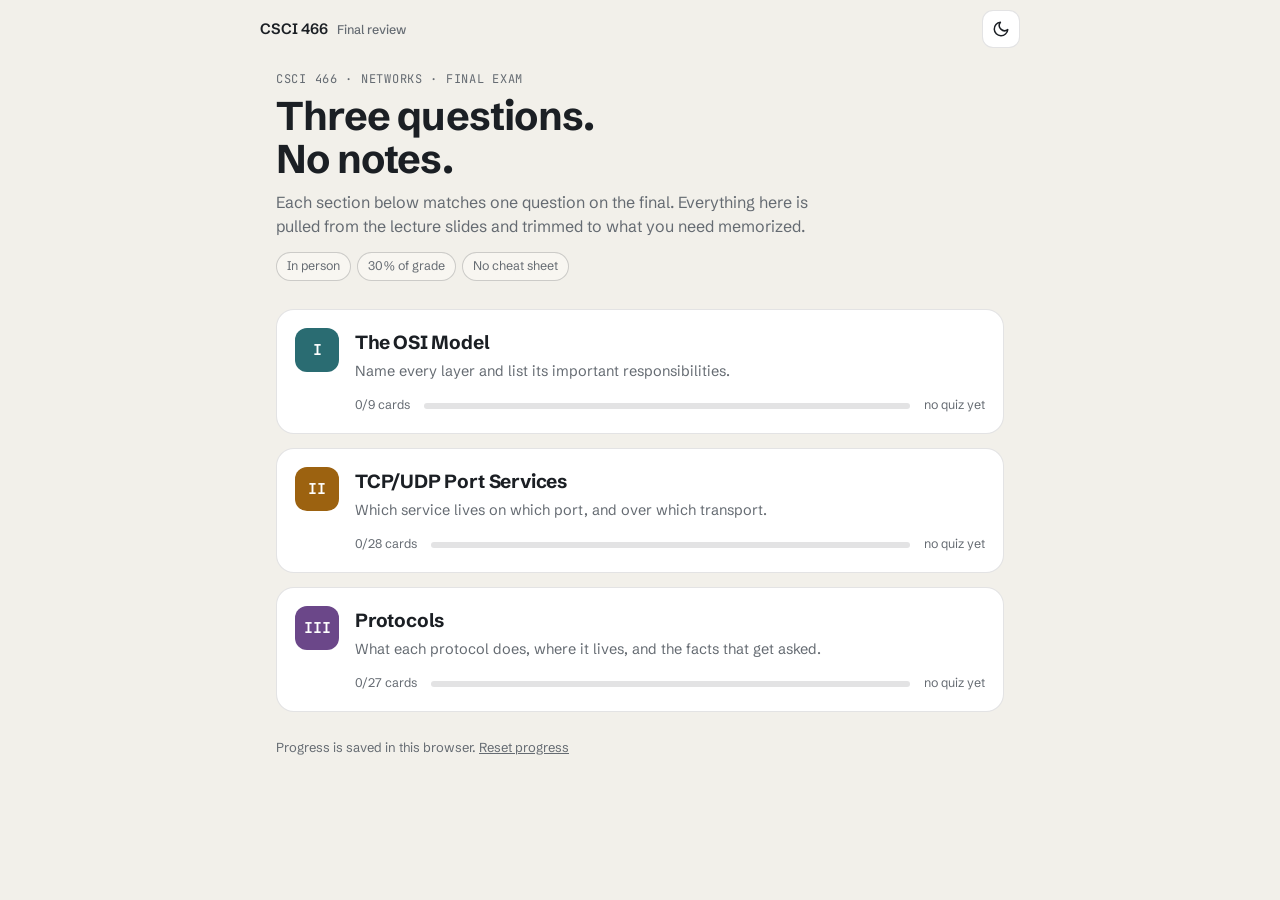
<file: csci466/index.html>
<!doctype html>
<html lang="en">
<head>
<meta charset="utf-8">
<meta name="viewport" content="width=device-width, initial-scale=1, viewport-fit=cover">
<meta name="robots" content="noindex, nofollow">
<title>Networks Final Review</title>
<link rel="preconnect" href="https://fonts.googleapis.com">
<link rel="preconnect" href="https://fonts.gstatic.com" crossorigin>
<link href="https://fonts.googleapis.com/css2?family=Schibsted+Grotesk:wght@400;500;600;700&family=JetBrains+Mono:wght@500;700&display=swap" rel="stylesheet">
<style>
:root{
  --bg:#F2F0EA; --surface:#FFFFFF; --surface-2:#F8F6F1; --ink:#1B1F24; --muted:#656B72;
  --line:rgba(27,31,36,.12); --line-2:rgba(27,31,36,.2);
  --good:#2C7A4B; --good-soft:rgba(44,122,75,.12); --bad:#B0402E; --bad-soft:rgba(176,64,46,.11);
  --osi:#2A6C72; --ports:#9C6210; --proto:#6B4789; --accent:var(--osi);
  --l7:#B4553E; --l6:#A8781F; --l5:#7F8126; --l4:#3A8258; --l3:#2A7680; --l2:#3E5FA0; --l1:#674C98;
  --sans:"Schibsted Grotesk", ui-sans-serif, system-ui, -apple-system, "Segoe UI", sans-serif;
  --mono:"JetBrains Mono", ui-monospace, SFMono-Regular, Menlo, monospace;
  --spring:cubic-bezier(.34,1.3,.5,1); --r:14px;
}
@media (prefers-color-scheme: dark){
  :root:not([data-theme="light"]){
    --bg:#141619; --surface:#1D2024; --surface-2:#181B1E; --ink:#ECEAE4; --muted:#9CA1A8;
    --line:rgba(236,234,228,.1); --line-2:rgba(236,234,228,.2);
    --good:#5DBA84; --good-soft:rgba(93,186,132,.14); --bad:#E3806B; --bad-soft:rgba(227,128,107,.13);
    --osi:#62B4B9; --ports:#E0A548; --proto:#B592D8;
  }
}
:root[data-theme="dark"]{
  --bg:#141619; --surface:#1D2024; --surface-2:#181B1E; --ink:#ECEAE4; --muted:#9CA1A8;
  --line:rgba(236,234,228,.1); --line-2:rgba(236,234,228,.2);
  --good:#5DBA84; --good-soft:rgba(93,186,132,.14); --bad:#E3806B; --bad-soft:rgba(227,128,107,.13);
  --osi:#62B4B9; --ports:#E0A548; --proto:#B592D8;
}
body[data-sec="osi"]{--accent:var(--osi)}
body[data-sec="ports"]{--accent:var(--ports)}
body[data-sec="proto"]{--accent:var(--proto)}

*{box-sizing:border-box;-webkit-tap-highlight-color:transparent}
html{background:var(--bg)}
body{margin:0;background:var(--bg);color:var(--ink);font-family:var(--sans);font-size:16px;line-height:1.5;-webkit-font-smoothing:antialiased;min-height:100vh}
button,input,textarea{font:inherit;color:inherit}
button{cursor:pointer}
:focus-visible{outline:2px solid var(--accent);outline-offset:2px}
.mono{font-family:var(--mono)}
.muted{color:var(--muted)}

/* ---------- top bar ---------- */
.top{position:sticky;top:0;z-index:10;background:linear-gradient(var(--bg) 70%, transparent);padding:calc(10px + env(safe-area-inset-top)) 16px 14px}
.top-in{max-width:760px;margin:0 auto;display:flex;align-items:center;gap:10px}
.top h1{font-size:15px;font-weight:600;margin:0;flex:1;white-space:nowrap;overflow:hidden;text-overflow:ellipsis}
.top h1 small{color:var(--muted);font-weight:500;margin-left:6px}
.icon{width:38px;height:38px;border-radius:11px;border:1px solid var(--line);background:var(--surface);display:grid;place-items:center;flex:none;transition:transform .18s var(--spring)}
.icon:active{transform:scale(.9)}
.icon svg{width:18px;height:18px}
.icon[hidden]{display:none}

main{max-width:760px;margin:0 auto;padding:0 16px calc(48px + env(safe-area-inset-bottom))}

/* ---------- home ---------- */
.hero{padding:8px 0 18px}
.hero .eyebrow{font-family:var(--mono);font-size:12px;letter-spacing:.06em;color:var(--muted);text-transform:uppercase}
.hero h2{font-size:clamp(28px,6vw,40px);line-height:1.08;margin:6px 0 10px;letter-spacing:-.02em}
.hero p{margin:0;color:var(--muted);max-width:56ch}
.rules{display:flex;flex-wrap:wrap;gap:6px;margin-top:14px}
.pill{font-size:12.5px;padding:4px 10px;border-radius:99px;border:1px solid var(--line-2);color:var(--muted);background:var(--surface-2)}
.secs{display:grid;gap:12px;margin-top:10px}
.sec-card{display:grid;grid-template-columns:auto 1fr;gap:4px 16px;align-items:start;text-align:left;padding:18px;border-radius:18px;border:1px solid var(--line);background:var(--surface);transition:transform .2s var(--spring), box-shadow .2s}
.sec-card:hover{transform:translateY(-2px);box-shadow:0 12px 26px -18px rgba(0,0,0,.45)}
.sec-card:active{transform:scale(.985)}
.sec-card .num{grid-row:span 3;font-family:var(--mono);font-weight:700;font-size:15px;width:44px;height:44px;border-radius:12px;display:grid;place-items:center;color:#fff;background:var(--c)}
.sec-card h3{margin:0;font-size:19px;letter-spacing:-.01em}
.sec-card p{margin:0;color:var(--muted);font-size:14.5px}
.meter{display:flex;gap:14px;align-items:center;margin-top:10px;font-size:12.5px;color:var(--muted)}
.bar{flex:1;height:6px;border-radius:99px;background:var(--line);overflow:hidden;min-width:60px}
.bar i{display:block;height:100%;background:var(--c, var(--accent));border-radius:99px;transition:width .6s cubic-bezier(.3,.9,.25,1)}
.foot{margin-top:26px;font-size:13px;color:var(--muted)}
.foot button{background:none;border:0;color:var(--muted);text-decoration:underline;padding:0}

/* ---------- section ---------- */
.sec-head{padding:4px 0 14px}
.sec-head .eyebrow{font-family:var(--mono);font-size:12px;color:var(--accent);letter-spacing:.06em;text-transform:uppercase}
.sec-head h2{margin:4px 0 0;font-size:28px;letter-spacing:-.02em;line-height:1.1}
.sec-head p{margin:6px 0 0;color:var(--muted);font-size:14.5px}
.tabs{display:flex;gap:4px;padding:4px;border-radius:13px;background:var(--surface-2);border:1px solid var(--line);overflow-x:auto;scrollbar-width:none;position:sticky;top:calc(60px + env(safe-area-inset-top));z-index:5}
.tabs::-webkit-scrollbar{display:none}
.tab{flex:1 0 auto;border:0;background:transparent;padding:8px 12px;border-radius:10px;font-size:14px;font-weight:500;color:var(--muted);white-space:nowrap;transition:background .15s,color .15s}
.tab[aria-selected="true"]{background:var(--surface);color:var(--ink);box-shadow:0 1px 0 var(--line), 0 2px 8px -4px rgba(0,0,0,.25)}
.pane{padding-top:16px;animation:rise .28s cubic-bezier(.3,.8,.3,1)}
@keyframes rise{from{opacity:0;transform:translateY(6px)}to{opacity:1;transform:none}}

.panel{background:var(--surface);border:1px solid var(--line);border-radius:var(--r);padding:16px}
.note{font-size:13.5px;color:var(--muted);margin:0 0 12px}
h4{margin:22px 0 10px;font-size:13px;font-family:var(--mono);letter-spacing:.05em;text-transform:uppercase;color:var(--muted);font-weight:500}
h4:first-child{margin-top:0}

/* buttons */
.btn{border:1px solid var(--line-2);background:var(--surface);border-radius:12px;padding:10px 16px;font-weight:500;font-size:15px;transition:transform .16s var(--spring), background .15s}
.btn:active{transform:scale(.95)}
.btn.primary{background:var(--accent);border-color:transparent;color:#fff}
:root[data-theme="dark"] .btn.primary{color:#111}
@media (prefers-color-scheme: dark){:root:not([data-theme="light"]) .btn.primary{color:#111}}
.btn.good{background:var(--good-soft);border-color:transparent;color:var(--good)}
.btn.bad{background:var(--bad-soft);border-color:transparent;color:var(--bad)}
.row{display:flex;gap:8px;flex-wrap:wrap;align-items:center}
.row.end{justify-content:flex-end}
.row.spread{justify-content:space-between}
.chips{display:flex;flex-wrap:wrap;gap:6px}
.chip{font-size:13px;padding:5px 11px;border-radius:99px;border:1px solid var(--line-2);background:var(--surface);color:var(--muted)}
.chip[aria-pressed="true"]{background:var(--accent);border-color:transparent;color:#fff}
:root[data-theme="dark"] .chip[aria-pressed="true"]{color:#111}
@media (prefers-color-scheme: dark){:root:not([data-theme="light"]) .chip[aria-pressed="true"]{color:#111}}
.tag{display:inline-block;font-size:12px;padding:2px 8px;border-radius:99px;background:var(--surface-2);border:1px solid var(--line);margin:2px 4px 2px 0;white-space:nowrap}
.tag.mono{font-size:11.5px}

/* ---------- OSI stack reference ---------- */
.layer{display:grid;grid-template-columns:44px 1fr;gap:12px;padding:14px 0;border-top:1px solid var(--line)}
.layer:first-of-type{border-top:0;padding-top:0}
.badge{width:44px;height:44px;border-radius:11px;background:var(--lc);color:#fff;display:grid;place-items:center;font-family:var(--mono);font-weight:700;font-size:18px}
.layer h5{margin:0;font-size:17px;display:flex;flex-wrap:wrap;gap:6px 10px;align-items:baseline}
.pdu{font-family:var(--mono);font-size:12px;padding:2px 8px;border-radius:6px;background:color-mix(in srgb, var(--lc) 14%, transparent);color:var(--lc);font-weight:700}
.layer .one{margin:4px 0 6px;font-size:14.5px}
.layer ul{margin:0 0 6px;padding-left:18px;font-size:14px;color:var(--muted)}
.layer ul li{margin:2px 0}
.encap{display:grid;gap:4px;font-family:var(--mono);font-size:12px}
.encap .r{display:flex;align-items:stretch;gap:4px}
.encap .lbl{width:88px;flex:none;color:var(--muted);display:flex;align-items:center}
.encap .h{padding:7px 8px;border-radius:6px;color:#fff;white-space:nowrap}
.encap .d{padding:7px 8px;border-radius:6px;background:var(--surface-2);border:1px dashed var(--line-2);flex:1;min-width:0}
.encap .n{margin-left:auto;color:var(--ink);font-weight:700;display:flex;align-items:center;padding-left:6px}

/* tables */
table{width:100%;border-collapse:collapse;font-size:14.5px}
th{text-align:left;font-size:12px;font-weight:500;color:var(--muted);font-family:var(--mono);text-transform:uppercase;letter-spacing:.04em;padding:0 8px 8px}
td{padding:10px 8px;border-top:1px solid var(--line);vertical-align:top}
td.port{font-family:var(--mono);font-weight:700;font-size:16px;color:var(--accent);white-space:nowrap}
.tp{font-family:var(--mono);font-size:11.5px;font-weight:700;padding:2px 7px;border-radius:5px}
.tp.TCP{background:rgba(62,95,160,.13);color:var(--l2)}
.tp.UDP{background:rgba(180,85,62,.13);color:var(--l7)}
.star{color:var(--accent);font-size:12px}
.facts{margin:0;padding-left:18px;font-size:14.5px}
.facts li{margin:5px 0}

/* protocol details */
details.proto{border-top:1px solid var(--line)}
details.proto:first-of-type{border-top:0}
details.proto summary{list-style:none;display:flex;gap:10px;align-items:baseline;padding:12px 0;cursor:pointer}
details.proto summary::-webkit-details-marker{display:none}
details.proto summary b{font-size:16px;color:var(--ink)}
details.proto summary .tag{flex:none;max-width:45%;white-space:normal;text-align:right}
details.proto summary .muted{font-size:13.5px;flex:1;min-width:0}
details.proto summary .chev{transition:transform .2s;color:var(--muted);font-size:12px}
details.proto[open] summary .chev{transform:rotate(90deg)}
.proto-body{padding:0 0 14px}
.proto-body .def{margin:0 0 8px;font-size:15px}
.lay-group{font-family:var(--mono);font-size:12px;color:var(--muted);text-transform:uppercase;letter-spacing:.05em;margin:20px 0 2px}
.lay-group:first-child{margin-top:0}

/* ---------- flashcards ---------- */
.deck-bar{display:flex;align-items:center;gap:8px;margin-bottom:12px;flex-wrap:wrap}
.deck-bar .count{font-family:var(--mono);font-size:13px;color:var(--muted);margin-left:auto}
.flip{perspective:1400px;cursor:pointer;user-select:none}
.flip-in{position:relative;min-height:320px;transition:transform .55s cubic-bezier(.3,1.25,.45,1);transform-style:preserve-3d}
.flip.on .flip-in{transform:rotateY(180deg)}
.face{position:absolute;inset:0;backface-visibility:hidden;-webkit-backface-visibility:hidden;background:var(--surface);border:1px solid var(--line);border-radius:20px;padding:22px;display:flex;flex-direction:column;overflow:auto}
.face.front{align-items:center;justify-content:center;text-align:center;gap:14px}
.face.back{transform:rotateY(180deg)}
.face .corner{position:absolute;top:14px;left:16px;font-family:var(--mono);font-size:11px;color:var(--muted);letter-spacing:.05em;text-transform:uppercase}
.face .known{position:absolute;top:12px;right:14px;font-size:12px;color:var(--good)}
.big-n{font-family:var(--mono);font-weight:700;font-size:84px;line-height:1;color:var(--lc, var(--accent))}
.big-t{font-weight:700;font-size:clamp(32px,8vw,48px);letter-spacing:-.02em;line-height:1.1}
.big-p{font-family:var(--mono);font-weight:700;font-size:72px;line-height:1;color:var(--accent)}
.hint{color:var(--muted);font-size:14px;max-width:34ch}
.fq{font-size:20px;font-weight:600;max-width:30ch;line-height:1.3}
.back h5{margin:0 0 2px;font-size:22px;letter-spacing:-.01em}
.back .sub{color:var(--muted);font-size:14px;margin-bottom:10px}
.back ul{margin:6px 0;padding-left:18px;font-size:14.5px}
.back li{margin:3px 0}
.back p{margin:6px 0;font-size:15px}
.ans{font-size:22px;font-weight:700;letter-spacing:-.01em}
.card-actions{display:grid;grid-template-columns:1fr 1fr;gap:10px;margin-top:12px}
.card-actions .btn{padding:13px}
.nav-mini{display:flex;justify-content:space-between;margin-top:10px}
.nav-mini button{background:none;border:0;color:var(--muted);font-size:14px;padding:6px 2px}

/* ---------- quiz ---------- */
.prog{height:5px;border-radius:99px;background:var(--line);overflow:hidden;margin-bottom:14px}
.prog i{display:block;height:100%;background:var(--accent);transition:width .4s cubic-bezier(.3,.9,.25,1)}
.qmeta{display:flex;justify-content:space-between;font-family:var(--mono);font-size:12.5px;color:var(--muted);margin-bottom:8px}
.qtext{font-size:19px;font-weight:600;line-height:1.35;margin:0 0 16px}
.qtext em{font-style:normal;color:var(--accent)}
.opts{display:grid;gap:8px}
.opt{text-align:left;padding:13px 15px;border-radius:12px;border:1px solid var(--line-2);background:var(--surface);font-size:15.5px;display:flex;gap:12px;align-items:flex-start;transition:transform .15s var(--spring), background .15s, border-color .15s}
.opt:not(:disabled):hover{border-color:var(--accent)}
.opt:not(:disabled):active{transform:scale(.985)}
.opt .k{font-family:var(--mono);font-size:12px;color:var(--muted);border:1px solid var(--line-2);border-radius:6px;padding:1px 6px;flex:none;margin-top:2px}
.opt.right{background:var(--good-soft);border-color:var(--good);color:var(--ink)}
.opt.wrong{background:var(--bad-soft);border-color:var(--bad)}
.opt:disabled{cursor:default}
.opt.dim{opacity:.5}
.fb{margin-top:14px;padding:12px 14px;border-radius:12px;font-size:14.5px;animation:rise .25s ease}
.fb.ok{background:var(--good-soft)}
.fb.no{background:var(--bad-soft)}
.fb b{display:block;margin-bottom:2px}
.result{text-align:center;padding:26px 16px}
.result .score{font-family:var(--mono);font-size:56px;font-weight:700;color:var(--accent);line-height:1}
.result p{color:var(--muted)}
.missed{text-align:left;margin-top:14px}
.missed li{margin:8px 0;font-size:14.5px}
.missed li span{color:var(--good);font-weight:600}

/* ---------- stack drill ---------- */
.stack{display:grid;gap:6px}
.slot{display:grid;grid-template-columns:40px 1fr;gap:10px;align-items:center;padding:6px;border-radius:12px;border:1.5px dashed var(--line-2);min-height:52px;background:transparent;text-align:left;transition:background .2s, border-color .2s, transform .2s var(--spring)}
.slot .badge{width:38px;height:38px;font-size:15px;background:var(--line);color:var(--muted);border-radius:9px}
.slot.filled{border-style:solid;border-color:transparent;background:color-mix(in srgb, var(--lc) 12%, var(--surface))}
.slot.filled .badge{background:var(--lc);color:#fff}
.slot.filled .nm{font-weight:600;font-size:16px}
.slot.next{border-color:var(--accent)}
.slot.hit{background:var(--good-soft);transform:scale(1.02)}
.slot.miss{background:var(--bad-soft)}
.slot.reveal{box-shadow:0 0 0 2px var(--good)}
.pool{display:flex;flex-wrap:wrap;gap:8px;margin-top:14px}
.tile{padding:10px 14px;border-radius:11px;border:1px solid var(--line-2);background:var(--surface);font-weight:500;transition:transform .15s var(--spring)}
.tile:active{transform:scale(.93)}
.shake{animation:shake .35s}
@keyframes shake{20%,60%{transform:translateX(-5px)}40%,80%{transform:translateX(5px)}}
.prompt{padding:14px 16px;border-radius:14px;background:var(--surface);border:1px solid var(--line);margin-bottom:12px;font-size:17px;font-weight:600;min-height:56px}
.prompt small{display:block;font-family:var(--mono);font-size:11.5px;font-weight:500;color:var(--muted);letter-spacing:.05em;text-transform:uppercase;margin-bottom:3px}

/* ---------- write-it sheet ---------- */
.sheet-row{display:grid;grid-template-columns:40px 1fr;gap:10px;padding:12px 0;border-top:1px solid var(--line)}
.sheet-row:first-child{border-top:0}
.sheet-row .badge{width:38px;height:38px;font-size:15px}
.sheet-row input,.sheet-row textarea{width:100%;border:1px solid var(--line-2);background:var(--surface-2);border-radius:10px;padding:9px 11px;font-size:15px}
.sheet-row textarea{margin-top:6px;min-height:64px;resize:vertical;font-size:14.5px}
.sheet-row input.ok{border-color:var(--good);background:var(--good-soft)}
.sheet-row input.no{border-color:var(--bad);background:var(--bad-soft)}
.keypts{margin-top:8px;display:grid;gap:4px}
.keypts label{display:flex;gap:8px;align-items:flex-start;font-size:14px;padding:4px 6px;border-radius:8px}
.keypts input{width:auto;margin-top:4px;accent-color:var(--good)}
.keypts .corr{font-size:13.5px;color:var(--bad);font-weight:600}
.tally{position:sticky;bottom:calc(12px + env(safe-area-inset-bottom));margin-top:14px;padding:12px 14px;border-radius:14px;background:var(--ink);color:var(--bg);display:flex;justify-content:space-between;align-items:center;gap:10px;font-size:14px}
.tally b{font-family:var(--mono)}

/* ---------- rapid fire / sort ---------- */
.rf{text-align:center;padding:24px 16px}
.rf .big-p,.rf .big-t{margin:8px 0 18px}
.rf-q{font-size:26px;font-weight:700;margin:10px 0 18px;letter-spacing:-.01em}
.rf input{width:100%;max-width:340px;text-align:center;font-size:20px;padding:12px;border-radius:12px;border:1.5px solid var(--line-2);background:var(--surface-2);font-family:var(--mono)}
.rf input.ok{border-color:var(--good);background:var(--good-soft)}
.rf input.no{border-color:var(--bad);background:var(--bad-soft)}
.rf .fbline{min-height:48px;margin-top:12px;font-size:15px}
.duo{display:grid;grid-template-columns:1fr 1fr;gap:10px;max-width:420px;margin:0 auto}
.duo .btn,.quad .btn{padding:16px;font-size:17px;font-weight:600}
.quad{display:grid;grid-template-columns:1fr 1fr;gap:10px;max-width:480px;margin:0 auto}
.btn.flash-ok{background:var(--good);color:#fff;border-color:transparent}
.btn.flash-no{background:var(--bad);color:#fff;border-color:transparent}
.streak{font-family:var(--mono);font-size:12.5px;color:var(--muted)}

@media (min-width:640px){
  .flip-in{min-height:360px}
  .secs{gap:14px}
}
@media (prefers-reduced-motion: reduce){
  *{animation:none!important;transition:none!important}
}
</style>
</head>
<body data-sec="">
<header class="top">
  <div class="top-in">
    <button class="icon" id="backBtn" aria-label="Back to sections" hidden>
      <svg viewBox="0 0 24 24" fill="none" stroke="currentColor" stroke-width="2" stroke-linecap="round" stroke-linejoin="round"><path d="M15 18l-6-6 6-6"/></svg>
    </button>
    <h1 id="topTitle">CSCI 466 <small>Final review</small></h1>
    <button class="icon" id="themeBtn" aria-label="Toggle dark mode">
      <svg viewBox="0 0 24 24" fill="none" stroke="currentColor" stroke-width="2" stroke-linecap="round" stroke-linejoin="round"><path d="M21 12.8A9 9 0 1 1 11.2 3a7 7 0 0 0 9.8 9.8z"/></svg>
    </button>
  </div>
</header>
<main id="app"></main>

<script>
/* =====================================================================
   DATA — pulled from Pearsall's CSCI 466 (Fall 2025) slides.
   Scope is limited to the three final-exam questions:
   I. OSI layers + responsibilities, II. TCP/UDP port services, III. protocols.
   ===================================================================== */

const LAYERS = [
  { n:7, name:"Application", pdu:"Message",
    one:"Provides the protocols for sending and receiving data between services / applications.",
    resp:[
      "Interacts directly with applications like web browsers and email",
      "Provides the protocols and services apps use to send and receive data",
      "Where the network application creates the message"
    ],
    protos:["HTTP","HTTPS","DNS","SMTP","FTP","SSH"], qp:["HTTP","DNS","SMTP","FTP"], extra:"Runs on hosts (end systems)" },
  { n:6, name:"Presentation", pdu:"Message",
    one:"Encoding, compressing, and encrypting data so the application can interpret it.",
    resp:[
      "Translation / text encoding (e.g., ASCII) so apps can interpret the data",
      "Encryption and decryption",
      "Compression",
      "Bit/byte order and file syntax"
    ],
    protos:["ASCII","encryption","compression"], qp:[], extra:"" },
  { n:5, name:"Session", pdu:"Message",
    one:"Authentication; manages, monitors, and synchronizes “sessions” between endpoints.",
    resp:[
      "“Conversation manager”: opens, manages, monitors and synchronizes sessions between endpoints",
      "Sets checkpoints during the data flow",
      "Authentication and authorization"
    ],
    protos:[], qp:[], extra:"" },
  { n:4, name:"Transport", pdu:"Segment",
    one:"Host-to-host (end-to-end) reliable data transfer; dictates the flow of data.",
    resp:[
      "End-to-end communication between processes on two hosts",
      "Splits data into segments and multiplexes/demultiplexes them using port numbers",
      "Reliable, in-order delivery with error checking (checksums)",
      "Controls the rate of data: flow control and congestion control"
    ],
    protos:["TCP","UDP","QUIC"], qp:["TCP","UDP"], extra:"Addressing: port numbers" },
  { n:3, name:"Network", pdu:"Datagram",
    one:"Forwarding and routing of data; logical (IP) addressing.",
    resp:[
      "Moves datagrams from one host to another across networks",
      "Logical addressing with IP addresses",
      "Routing: determines the path from source to destination",
      "Forwarding: moves a packet from a router’s input to the correct output"
    ],
    protos:["IP","ICMP","OSPF","BGP","DHCP","NAT"], qp:["IP","OSPF","BGP"], extra:"Device: routers · Addressing: IP addresses" },
  { n:2, name:"Data Link", pdu:"Frame",
    one:"Handles the formatting and physical (MAC) addressing of data before transmitting.",
    resp:[
      "Framing: packs bits into frames (MAC header + CRC trailer)",
      "Physical addressing with MAC addresses between nodes on the same link",
      "Link access: decides who may transmit (multiple access, e.g., CSMA)",
      "Error detection (parity, CRC) and reliable delivery between adjacent nodes"
    ],
    protos:["Ethernet","WiFi (802.11)","ARP"], qp:["Ethernet","ARP","WiFi (802.11)"], extra:"Device: switches, NICs · Addressing: MAC addresses" },
  { n:1, name:"Physical", pdu:"Bits",
    one:"Transmits raw bits as physical signals over some medium.",
    resp:[
      "Turns bits into physical signals (electrical, light, radio)",
      "The transmission medium: twisted-pair copper, coax, fiber optic, wireless"
    ],
    protos:["copper","fiber","radio"], qp:[], extra:"" }
];
const LAYER_BY_N = Object.fromEntries(LAYERS.map(l => [l.n, l]));
const NAME_ALIASES = {
  7:["application","app","applicationlayer"], 6:["presentation","presentationlayer"], 5:["session","sessionlayer"],
  4:["transport","transportlayer"], 3:["network","networklayer","internet"], 2:["datalink","link","datalinklayer","linklayer"],
  1:["physical","phys","physicallayer"]
};

const OSI_STATIC = [
  { q:"Going <b>down</b> the stack, what is the order of the data units?", a:"Message → Segment → Datagram → Frame → Bits",
    opts:["Message → Datagram → Segment → Frame → Bits","Segment → Message → Frame → Datagram → Bits","Message → Segment → Frame → Datagram → Bits"],
    exp:"Transport adds a TCP/UDP header (segment), Network adds an IP header (datagram), Data Link adds a MAC header + CRC (frame), Physical sends bits." },
  { q:"Which header turns a segment into a datagram?", a:"IP header (Network layer)", opts:["TCP header (Transport)","MAC header (Data Link)","HTTP header (Application)"], exp:"Datagram = data + TCP header + IP header." },
  { q:"A <b>switch</b> operates at which layer?", a:"Data Link", opts:["Network","Physical","Transport"], exp:"Switches forward frames using MAC addresses (Layer 2)." },
  { q:"A <b>router</b> operates at which layer?", a:"Network", opts:["Data Link","Transport","Session"], exp:"Routers forward datagrams using IP addresses (Layer 3)." },
  { q:"<b>MAC addresses</b> are used at which layer?", a:"Data Link", opts:["Network","Physical","Transport"], exp:"MAC = physical addressing, Layer 2." },
  { q:"<b>IP addresses</b> (logical addressing) are used at which layer?", a:"Network", opts:["Data Link","Transport","Application"], exp:"Logical addressing is the Network layer’s job." },
  { q:"<b>Port numbers</b> are used at which layer?", a:"Transport", opts:["Network","Session","Application"], exp:"Ports let the transport layer multiplex/demultiplex to the right socket." },
  { q:"The textbook’s 5-layer model folds which two OSI layers into Application?", a:"Presentation and Session", opts:["Transport and Network","Data Link and Physical","Session and Transport"], exp:"7-layer: App, Presentation, Session, Transport, Network, Data Link, Physical. 5-layer drops Presentation and Session." },
  { q:"Which layers all use <b>message</b> as their unit of data?", a:"Application, Presentation, Session", opts:["Transport, Network, Data Link","Application and Transport","Only Application"], exp:"Messages until Transport chops them into segments." },
  { q:"Which layer is the “conversation manager”?", a:"Session", opts:["Transport","Presentation","Application"], exp:"Session manages, monitors and synchronizes sessions between endpoints." },
  { q:"ASCII text encoding is handled by which layer?", a:"Presentation", opts:["Application","Session","Physical"], exp:"Presentation = encoding, compression, encryption." },
  { q:"Which layer determines the path a packet takes to its destination?", a:"Network", opts:["Transport","Data Link","Physical"], exp:"Routing is a Network layer responsibility." },
  { q:"Which layer guarantees reliable, in-order delivery between two hosts?", a:"Transport", opts:["Network","Data Link","Session"], exp:"TCP at the Transport layer." },
  { q:"Fiber optic cable, twisted-pair copper, and radio are concerns of which layer?", a:"Physical", opts:["Data Link","Network","Presentation"], exp:"Physical = bits into signals over a medium." }
];

const PORTS = [
  { p:"20",  svc:"FTP (data)",        full:"File Transfer Protocol — data connection",     t:"TCP", core:true,  ans:["ftp","ftpdata","ftpdataconnection"] },
  { p:"21",  svc:"FTP (control)",     full:"File Transfer Protocol — control connection",  t:"TCP", core:true,  ans:["ftp","ftpcontrol","ftpcontrolconnection"] },
  { p:"22",  svc:"SSH",               full:"Secure Shell — encrypted remote login",       t:"TCP", core:true,  ans:["ssh","secureshell"] },
  { p:"25",  svc:"SMTP",              full:"Simple Mail Transfer Protocol — server-to-server mail", t:"TCP", core:true, ans:["smtp","simplemailtransferprotocol"] },
  { p:"53",  svc:"DNS",               full:"Domain Name System — hostname ↔ IP lookups",   t:"UDP", core:true,  ans:["dns","domainnamesystem"] },
  { p:"67",  svc:"DHCP (server)",     full:"Dynamic Host Configuration Protocol — server side", t:"UDP", core:true, ans:["dhcp","dhcpserver"] },
  { p:"68",  svc:"DHCP (client)",     full:"Dynamic Host Configuration Protocol — client side", t:"UDP", core:true, ans:["dhcp","dhcpclient"] },
  { p:"80",  svc:"HTTP",              full:"HyperText Transfer Protocol — the web",        t:"TCP", core:true,  ans:["http","web","hypertexttransferprotocol"] },
  { p:"443", svc:"HTTPS",             full:"HTTP secured with TLS",                        t:"TCP", core:true,  ans:["https","httpstls","httpsecure","tls","ssl"] },
  { p:"587", svc:"SMTP (submission)", full:"SMTP — mail submission (alternate)",           t:"TCP", core:false, ans:["smtp","smtpsubmission"] },
  { p:"465", svc:"SMTP (over TLS)",   full:"SMTP — over TLS (alternate)",                  t:"TCP", core:false, ans:["smtp","smtps","smtptls","smtpovertls"] }
];

const PORT_FACTS = [
  { q:"How big is a port number?", a:"16 bits (0–65535)", opts:["8 bits (0–255)","32 bits","48 bits"], exp:"Source and destination port fields are each 16 bits." },
  { q:"A brand-new application you write should be given a port number…", a:"greater than 1024", opts:["below 1024","exactly 80","between 1 and 100"], exp:"Low ports are reserved for well-known services." },
  { q:"Who registers port numbers?", a:"IANA (operated by ICANN)", opts:["The IETF","Your ISP","The OS vendor"], exp:"Internet Assigned Numbers Authority, operated by ICANN." },
  { q:"When a client requests a web page, its <b>source</b> port is usually…", a:"a random high “ephemeral” port (e.g., 62710)", opts:["80","443","the same as the destination port"], exp:"The destination is 80/443; the client’s side gets a temporary high port." },
  { q:"A <b>UDP</b> socket is identified by…", a:"a 2-tuple: dest IP, dest port", opts:["a 4-tuple: src IP, src port, dest IP, dest port","the dest port only","MAC address + port"], exp:"UDP demultiplexes only on destination IP and port." },
  { q:"A <b>TCP</b> socket is identified by…", a:"a 4-tuple: src IP, src port, dest IP, dest port", opts:["a 2-tuple: dest IP, dest port","the dest port only","MAC address + port"], exp:"The 4-tuple is what lets one server port hold many connections." },
  { q:"How can one web server on port 80 hold many TCP connections at once?", a:"Each connection’s 4-tuple differs (different source IP/port)", opts:["It opens a new port for each client","UDP handles the extra clients","HTTP merges them into one connection"], exp:"Same dest IP and port, different source info → different sockets." },
  { q:"Size of the UDP header?", a:"8 bytes", opts:["20 bytes","20–60 bytes","4 bytes"], exp:"Four 16-bit fields: source port, dest port, length, checksum." },
  { q:"Size of the TCP header?", a:"20–60 bytes", opts:["8 bytes","Exactly 40 bytes","64 bytes"], exp:"20 bytes minimum, up to 60 with options." },
  { q:"Gathering data from sockets, adding headers, and passing segments to the network layer is called…", a:"Multiplexing", opts:["Demultiplexing","Forwarding","Framing"], exp:"Mux = sender side. Demux = delivering to the right socket on the receiver." },
  { q:"Delivering a received segment to the correct socket is called…", a:"Demultiplexing", opts:["Multiplexing","Routing","Framing"], exp:"Demux uses the port numbers in the header." },
  { q:"A TCP segment arrives for a port nothing is listening on. What goes back?", a:"RST", opts:["FIN","SYN-ACK","NAK"], exp:"RST = reset, sent for an invalid port." },
  { q:"Which transport does HTTP/3 use?", a:"UDP (via QUIC)", opts:["TCP","TCP with TLS 1.0","It runs directly on IP"], exp:"QUIC is built on UDP." },
  { q:"Why does DNS use UDP?", a:"Skipping the handshake is faster; reliability is left to the application", opts:["UDP is more reliable than TCP","Port 53 only exists for UDP","Firewalls block TCP"], exp:"Tiny query/response — no need for a connection." },
  { q:"What makes FTP’s ports unusual?", a:"Two TCP connections: control on 21, data on 20", opts:["It uses UDP 20/21","Control and data share port 21","It picks a random port each time"], exp:"Control is sent “out-of-band” on its own connection." },
  { q:"Which ports does DHCP use?", a:"UDP 67 (server) and 68 (client)", opts:["TCP 67 and 68","UDP 53","TCP 20 and 21"], exp:"DHCP is UDP — the client has no IP yet, so it broadcasts." },
  { q:"Which six ports did the slides say you “should probably remember”?", a:"HTTP 80, HTTPS 443, DNS 53, SSH 22, FTP 20/21, SMTP 25", opts:["HTTP 80, HTTPS 8080, DNS 53, SSH 23, FTP 21, SMTP 110","HTTP 8080, HTTPS 443, DNS 67, SSH 22, FTP 20/21, SMTP 25","HTTP 80, HTTPS 443, DNS 53, SSH 21, FTP 22, SMTP 25"], exp:"From the Transport Layer lecture." }
];

const TU_ITEMS = [
  { t:"HTTP", a:"TCP" }, { t:"HTTPS", a:"TCP" }, { t:"SSH", a:"TCP" }, { t:"FTP", a:"TCP" }, { t:"SMTP", a:"TCP" },
  { t:"DNS", a:"UDP" }, { t:"DHCP", a:"UDP" }, { t:"HTTP/3 (QUIC)", a:"UDP" },
  { t:"Three-way handshake", a:"TCP" }, { t:"Connectionless", a:"UDP" }, { t:"Connection-oriented", a:"TCP" },
  { t:"Reliable, in-order delivery", a:"TCP" }, { t:"8-byte header", a:"UDP" }, { t:"20–60 byte header", a:"TCP" },
  { t:"Flow + congestion control", a:"TCP" }, { t:"No congestion control", a:"UDP" },
  { t:"Socket = 4-tuple", a:"TCP" }, { t:"Socket = 2-tuple", a:"UDP" }, { t:"Lowest overhead, fastest", a:"UDP" }
];

const PROTOS = [
  { id:"http", name:"HTTP", full:"HyperText Transfer Protocol", layer:"Application", port:"TCP 80", sort:true,
    def:"Dictates the transmitting of hypermedia documents (HTML and other web objects) — “the language of the web.”",
    facts:["Stateless: keeps no info about the sender–receiver session; every request is treated as brand new",
      "Methods: GET, HEAD, POST, PUT, DELETE",
      "Status codes: 1xx info · 2xx success (200 OK) · 3xx redirect (301 Moved) · 4xx client error (404) · 5xx server error (500)",
      "1.0 is non-persistent (new TCP connection per object); 1.1+ is persistent (one connection for all objects)",
      "Cookies identify users on top of a stateless protocol",
      "Conditional GET (If-modified-since) lets a cache get “304 Not Modified” instead of the whole object",
      "Version 3 runs over UDP (QUIC)"] },
  { id:"https", name:"HTTPS", full:"HTTP Secure", layer:"Application", port:"TCP 443", sort:true,
    def:"The secure implementation of the web protocol — adds encryption and authentication.",
    facts:["Web traffic wrapped in TLS","Listens on port 443"] },
  { id:"dns", name:"DNS", full:"Domain Name System", layer:"Application", port:"UDP 53", sort:true,
    def:"A distributed, hierarchical database of mappings between hostnames and IP addresses.",
    facts:["Hierarchy: Root → TLD (.com, .edu) → Authoritative; the Local server (run by the ISP) is a proxy that caches",
      "Records: A (IPv4) · AAAA (IPv6) · NS (authoritative name server) · CNAME (alias → canonical name) · MX (mail server)",
      "TTL decides when a cached record gets removed",
      "Recursive: the local server does the whole lookup for you. Iterative: each server refers you to the next",
      "“Non-authoritative answer” = the reply came from a cache",
      "Services: hostname → IP translation, host aliasing, mail-server aliasing, load distribution",
      "Runs over UDP — no handshake; reliability handled at the application layer"] },
  { id:"smtp", name:"SMTP", full:"Simple Mail Transfer Protocol", layer:"Application", port:"TCP 25 (also 587, 465)", sort:true,
    def:"Sends e-mail from one mail server to another.",
    facts:["For sending/transferring only — not for retrieving mail","Moves messages asynchronously between mail servers","Extended by MIME for attachments, formatting, and non-ASCII characters"] },
  { id:"pop3", name:"POP3", full:"Post Office Protocol v3", layer:"Application", port:"", sort:true,
    def:"Retrieves e-mail from a mail server and deletes it from the server afterward.",
    facts:["Download-and-delete: mail ends up on one device"] },
  { id:"imap", name:"IMAP", full:"Internet Message Access Protocol", layer:"Application", port:"", sort:true,
    def:"Retrieves e-mail but keeps copies on the server so multiple devices stay in sync.",
    facts:["Mail stays on the server; every device sees the same inbox"] },
  { id:"mime", name:"MIME", full:"Multipurpose Internet Mail Extensions", layer:"Application", port:"", sort:false,
    def:"Extends e-mail so it can carry attachments, formatting, and non-ASCII characters.",
    facts:["Rides on top of the server-to-server mail protocol"] },
  { id:"ftp", name:"FTP", full:"File Transfer Protocol", layer:"Application", port:"TCP 21 control · TCP 20 data", sort:true,
    def:"Transfers files between a client and a server over two separate TCP connections.",
    facts:["Control info is sent “out-of-band” on its own connection, separate from the data","Stateful: the server tracks per-client state (authentication, current directory)"] },
  { id:"ssh", name:"SSH", full:"Secure Shell", layer:"Application", port:"TCP 22", sort:true,
    def:"Encrypted remote login and command shell on another machine.",
    facts:["One of the ports the slides say to remember: 22"] },
  { id:"bittorrent", name:"BitTorrent", full:"P2P file distribution", layer:"Application", port:"", sort:true,
    def:"Peer-to-peer file distribution: files are split into chunks that peers trade with each other.",
    facts:["Parts: tracker (tracks peers), torrent (the group sharing a file), peers","Rarest-first: request the chunks the fewest peers have","Tit-for-tat: send to the top 4 peers sending to you, re-evaluated every 10 s","Optimistically unchokes a random peer every 30 s","Unstructured P2P"] },
  { id:"dash", name:"DASH", full:"Dynamic Adaptive Streaming over HTTP", layer:"Application", port:"", sort:true,
    def:"Video is encoded at several quality levels and the client picks each chunk’s quality based on its current bandwidth.",
    facts:["Usually served from a CDN — a geographically distributed group of cache servers"] },
  { id:"tcp", name:"TCP", full:"Transmission Control Protocol", layer:"Transport", port:"", sort:true,
    def:"Reliable, connection-oriented transport: in-order byte stream with error checking, flow control, and congestion control.",
    facts:["Three-way handshake: SYN → SYN-ACK → ACK","FIN closes a connection; RST is sent when a segment hits a port with no listener",
      "Sequence and ACK numbers count bytes; ACKs are cumulative","Three duplicate ACKs → fast retransmit (loss detected before a timeout)",
      "Flow control: the receiver advertises rwnd so the sender can’t overflow its buffer",
      "Congestion control: cwnd grows exponentially in slow start up to ssthresh, then linearly in congestion avoidance; cut back on loss",
      "Socket is a 4-tuple (src IP, src port, dst IP, dst port)","Header is 20–60 bytes","Full-duplex"] },
  { id:"udp", name:"UDP", full:"User Datagram Protocol", layer:"Transport", port:"", sort:true,
    def:"Unreliable, connectionless transport with minimal overhead — no handshake and no congestion control.",
    facts:["8-byte header: source port, dest port, length, checksum (16 bits each)","Socket is a 2-tuple (dest IP, dest port)","Used by DNS, DHCP, and HTTP/3 (via QUIC)","Only basic error checking (checksum)"] },
  { id:"quic", name:"QUIC", full:"QUIC", layer:"Transport", port:"over UDP", sort:true,
    def:"Newer transport built on UDP: faster connection setup, better multiplexing, runs in user space, supports connection migration.",
    facts:["Carries HTTP/3"] },
  { id:"ip", name:"IP", full:"Internet Protocol", layer:"Network", port:"", sort:true,
    def:"Moves datagrams host-to-host across networks using logical (IP) addresses.",
    facts:["IPv4: 32-bit, dotted decimal (e.g., 193.32.216.9), ~4 billion addresses","IPv6: 128-bit, hexadecimal (e.g., 3ffe:1900:fe21:4545::) — needed because IPv4 ran out",
      "IPv4 header is 20 bytes","Tunneling: IPv6 datagrams wrapped in IPv4 to cross IPv4-only routers","ICANN manages global address allocation","CIDR a.b.c.d/x: the first x bits are the network (subnet) part"] },
  { id:"icmp", name:"ICMP", full:"Internet Control Message Protocol", layer:"Network", port:"", sort:true,
    def:"Network-layer error reporting and diagnostics, carried inside IP datagrams.",
    facts:["Echo request / echo reply = ping","Reports unreachable host / network / port / protocol","TTL-expired messages (what traceroute relies on)"] },
  { id:"dhcp", name:"DHCP", full:"Dynamic Host Configuration Protocol", layer:"Network", port:"UDP 67 server · 68 client", sort:true,
    def:"Plug-and-play client–server protocol that lets a host obtain an IP address automatically.",
    facts:["DORA: Discover → Offer → Request → Acknowledge","Discover is a broadcast — the host has no IP yet","Can hand out temporary or permanent addresses"],
    note:"The course groups DHCP with the Network layer (its job is IP addressing), even though it runs over UDP." },
  { id:"nat", name:"NAT", full:"Network Address Translation", layer:"Network", port:"", sort:true,
    def:"Translates private IP addresses to a public one (and back) at the gateway router.",
    facts:["Three Rs: Replace the outgoing source IP/port, Remember the mapping in the NAT table, Replace the incoming destination",
      "Lets many devices share one public IP","Private ranges (10.x.x.x, 172.16–31.x.x, 192.168.x.x) only work inside the local network"] },
  { id:"ospf", name:"OSPF", full:"Open Shortest Path First", layer:"Network", port:"", sort:true,
    def:"Intra-AS link-state routing: every router builds a full map of the AS and runs Dijkstra’s algorithm.",
    facts:["Link-state = global knowledge of the topology","Admins set the link costs (all costs 1 → minimum hop count)","Works inside one Autonomous System (routers under the same administrative control)"] },
  { id:"rip", name:"RIP", full:"Routing Information Protocol", layer:"Network", port:"", sort:true,
    def:"Legacy intra-AS distance-vector routing (Bellman-Ford): routers only know the cost to their neighbors.",
    facts:["Dx(y) = minᵥ { c(x,v) + Dᵥ(y) }","Decentralized, iterative, asynchronous"] },
  { id:"bgp", name:"BGP", full:"Border Gateway Protocol", layer:"Network", port:"", sort:true,
    def:"Inter-AS routing — “the glue that holds the Internet together.”",
    facts:["eBGP runs between ASes; iBGP spreads reachability inside an AS","Messages: OPEN, UPDATE, KEEPALIVE, NOTIFICATION","Attributes: AS-PATH (ASes the ad passed through) and NEXT-HOP","Policy-based: import policy decides whether to accept and re-advertise a route"] },
  { id:"ipsec", name:"IPsec", full:"IP Security", layer:"Network", port:"", sort:true,
    def:"Network-layer security: integrity, origin authentication, and confidentiality for datagrams.",
    facts:["Uses AH (Authentication Header) or ESP (Encapsulating Security Payload)","Transport mode encrypts only the payload; tunnel mode encrypts the whole datagram and adds a new IP header","Uses Security Associations (SAs) — one-directional state","What most VPNs are built on"] },
  { id:"tls", name:"TLS / SSL", full:"Transport Layer Security", layer:"Between Application & Transport", port:"over TCP (HTTPS 443)", sort:false,
    def:"Provides communication security over a TCP connection — what makes HTTPS secure.",
    facts:["Mixes asymmetric crypto (key exchange), symmetric crypto (bulk data), and hashing (HMAC)","Handshake: negotiate algorithms → verify server certificate → pre-master secret → master secret → session keys","Certificates come from Certification Authorities (DigiCert, Let’s Encrypt)"] },
  { id:"arp", name:"ARP", full:"Address Resolution Protocol", layer:"Data Link", port:"", sort:true,
    def:"Maps an IP address to a MAC address on the same subnet.",
    facts:["The query is broadcast to FF-FF-FF-FF-FF-FF; the reply is unicast","Results live in an ARP table as soft state (they time out unless refreshed)","Plug-and-play — no manual configuration","ARP cache poisoning is a man-in-the-middle attack"] },
  { id:"ethernet", name:"Ethernet", full:"Wired LAN link protocol", layer:"Data Link", port:"", sort:true,
    def:"The dominant wired LAN link-layer technology; delivers frames between MAC addresses.",
    facts:["Frame: Preamble (8 B) · Dest MAC (6) · Src MAC (6) · Type (2) · Data · CRC (4)","MAC addresses are 48-bit hex (1A-2F-BB-76-09-AD), burned into the NIC","CRC error → the frame is dropped","Switches self-learn which MAC is on which port"] },
  { id:"wifi", name:"802.11 (WiFi)", full:"Wireless LAN", layer:"Data Link", port:"", sort:true,
    def:"The wireless LAN standard family.",
    facts:["Multiple access: CSMA/CA (collision avoidance, not detection)","The receiver ACKs every frame because of the hidden terminal problem","RTS/CTS: sender reserves the channel and other stations defer","Base-station and ad hoc modes"] },
  { id:"bluetooth", name:"Bluetooth", full:"Personal area network", layer:"Data Link", port:"", sort:true,
    def:"Short-range personal area network (under 10 m) in the 2.4 GHz band, up to 3 Mbps.",
    facts:["Ad hoc; a master controller polls the client devices"] }
];
const PROTO_BY_ID = Object.fromEntries(PROTOS.map(p => [p.id, p]));
const SORT_LAYERS = ["Application","Transport","Network","Data Link"];

const PROTO_STATIC = [
  { q:"DHCP’s four steps, in order:", a:"Discover → Offer → Request → Acknowledge", opts:["Discover → Request → Offer → Acknowledge","Offer → Discover → Request → Acknowledge","Request → Offer → Discover → Acknowledge"], exp:"DORA." },
  { q:"TCP’s three-way handshake, in order:", a:"SYN → SYN-ACK → ACK", opts:["SYN → ACK → SYN-ACK","ACK → SYN → FIN","SYN → FIN → ACK"], exp:"Client SYN, server SYN-ACK, client ACK." },
  { q:"DNS hierarchy from the top down:", a:"Root → TLD → Authoritative", opts:["TLD → Root → Authoritative","Authoritative → TLD → Root","Local → Authoritative → Root"], exp:"Root servers know the TLD servers, which know the authoritative servers." },
  { q:"Which DNS record holds an <b>IPv4</b> address?", a:"A", opts:["AAAA","MX","CNAME"], exp:"AAAA is IPv6." },
  { q:"Which DNS record holds an <b>IPv6</b> address?", a:"AAAA", opts:["A","NS","MX"], exp:"Four A’s for the longer address." },
  { q:"Which DNS record names a domain’s <b>mail server</b>?", a:"MX", opts:["NS","CNAME","A"], exp:"MX = mail exchange." },
  { q:"Which DNS record maps an <b>alias</b> to its canonical name?", a:"CNAME", opts:["NS","MX","AAAA"], exp:"Canonical NAME." },
  { q:"Which DNS record points to the <b>authoritative name server</b>?", a:"NS", opts:["A","CNAME","MX"], exp:"NS = name server." },
  { q:"An HTTP <b>404</b> is a…", a:"4xx client error", opts:["5xx server error","3xx redirection","2xx success"], exp:"404 Not Found." },
  { q:"An HTTP <b>301</b> is a…", a:"3xx redirection", opts:["4xx client error","2xx success","5xx server error"], exp:"301 Moved Permanently." },
  { q:"An HTTP <b>500</b> is a…", a:"5xx server error", opts:["4xx client error","3xx redirection","1xx informational"], exp:"500 Internal Server Error." },
  { q:"Which HTTP version introduced persistent connections?", a:"HTTP 1.1", opts:["HTTP 1.0","HTTP 0.9","None — HTTP is always non-persistent"], exp:"1.0 opened a new TCP connection per object." },
  { q:"A cache gets “304 Not Modified” back from a…", a:"conditional GET (If-modified-since)", opts:["HEAD request","POST request","DNS lookup"], exp:"The server only sends the object if it changed." },
  { q:"Which mail protocol keeps messages on the server so devices stay in sync?", a:"IMAP", opts:["POP3","SMTP","MIME"], exp:"POP3 downloads and deletes." },
  { q:"Which mail protocol deletes mail from the server after downloading it?", a:"POP3", opts:["IMAP","SMTP","MIME"], exp:"IMAP keeps copies on the server." },
  { q:"Which protocol pushes mail between mail servers?", a:"SMTP", opts:["IMAP","POP3","FTP"], exp:"SMTP sends; POP3/IMAP retrieve." },
  { q:"The BGP message that advertises new paths or withdraws old ones:", a:"UPDATE", opts:["OPEN","KEEPALIVE","NOTIFICATION"], exp:"OPEN starts a session, KEEPALIVE maintains it, NOTIFICATION reports errors." },
  { q:"OSPF computes shortest paths with…", a:"Dijkstra’s algorithm", opts:["Bellman-Ford","Breadth-first search","Prim’s algorithm"], exp:"OSPF is link-state." },
  { q:"Distance-vector routing is based on…", a:"Bellman-Ford", opts:["Dijkstra’s algorithm","Prim’s algorithm","Floyd-Warshall"], exp:"Dx(y) = min over neighbors v of c(x,v) + Dv(y)." },
  { q:"Routing <b>inside</b> an AS vs <b>between</b> ASes:", a:"OSPF inside, BGP between", opts:["BGP inside, OSPF between","RIP between, OSPF inside","BGP for both"], exp:"Intra-AS vs inter-AS." },
  { q:"What triggers TCP fast retransmit?", a:"Three duplicate ACKs", opts:["A single NAK","A FIN segment","The first SYN"], exp:"Retransmits before the timer runs out." },
  { q:"During slow start, cwnd grows…", a:"exponentially (up to ssthresh)", opts:["linearly","not at all","by halving"], exp:"Then congestion avoidance grows it linearly." },
  { q:"During congestion avoidance, cwnd grows…", a:"linearly", opts:["exponentially","not at all","by doubling each ACK"], exp:"Additive increase." },
  { q:"TCP flow control uses which value advertised by the receiver?", a:"rwnd (receive window)", opts:["cwnd","ssthresh","TTL"], exp:"The sender keeps unACKed data ≤ rwnd." },
  { q:"NAT’s “three Rs”:", a:"Replace, Remember, Replace", opts:["Request, Reply, Release","Route, Resolve, Relay","Read, Rewrite, Return"], exp:"Replace outgoing source, remember the mapping, replace incoming destination." },
  { q:"ARP queries are sent to which MAC address?", a:"FF-FF-FF-FF-FF-FF (broadcast)", opts:["00-00-00-00-00-00","The router’s MAC","The DNS server’s MAC"], exp:"Everyone on the subnet hears it; only the owner replies." },
  { q:"Which protocol maps an IP address to a MAC address?", a:"ARP", opts:["DHCP","DNS","NAT"], exp:"DNS maps names → IPs; ARP maps IPs → MACs." },
  { q:"FTP sends its control information…", a:"out-of-band, on a separate connection", opts:["in-band, mixed with the data","over UDP","inside HTTP headers"], exp:"Control on 21, data on 20." },
  { q:"The IPsec mode that encrypts the whole datagram and adds a new IP header:", a:"Tunnel mode", opts:["Transport mode","AH-only mode","Session mode"], exp:"Transport mode only encrypts the payload." },
  { q:"WiFi’s multiple access method:", a:"CSMA/CA", opts:["CSMA/CD","Token passing","Slotted ALOHA"], exp:"Avoidance — wireless can’t reliably detect collisions." },
  { q:"What is RTS/CTS for?", a:"Reserving the channel so other stations defer", opts:["Encrypting WiFi frames","Assigning IP addresses","Resolving MAC addresses"], exp:"Request-to-send / clear-to-send." },
  { q:"BitTorrent requests which chunks first?", a:"Rarest first", opts:["In order","Largest first","Whatever the tracker says"], exp:"Keeps rare chunks from disappearing." },
  { q:"<b>ping</b> uses which protocol?", a:"ICMP", opts:["UDP","ARP","TCP"], exp:"Echo request / echo reply." },
  { q:"Which protocol secures a TCP connection and makes HTTPS possible?", a:"TLS", opts:["IPsec","SSH","PGP"], exp:"TLS sits between the application and transport layers." }
];

/* =====================================================================
   UTIL + STATE
   ===================================================================== */
const $ = (s, r = document) => r.querySelector(s);
const $$ = (s, r = document) => [...r.querySelectorAll(s)];
const el = (html) => { const t = document.createElement("template"); t.innerHTML = html.trim(); return t.content.firstElementChild; };
const esc = (s) => String(s).replace(/[&<>"']/g, c => ({ "&":"&amp;", "<":"&lt;", ">":"&gt;", '"':"&quot;", "'":"&#39;" }[c]));
const shuffle = (a) => { a = [...a]; for (let i = a.length - 1; i > 0; i--) { const j = Math.random() * (i + 1) | 0; [a[i], a[j]] = [a[j], a[i]]; } return a; };
const pick = (a) => a[Math.random() * a.length | 0];
const norm = (s) => String(s).toLowerCase().replace(/[^a-z0-9]/g, "");

const KEY = "csci466-review-v1";
let S = { known:{}, best:{}, theme:null };
try { const raw = localStorage.getItem(KEY); if (raw) S = Object.assign(S, JSON.parse(raw)); } catch (e) {}
const save = () => { try { localStorage.setItem(KEY, JSON.stringify(S)); } catch (e) {} };

const SECTIONS = {
  osi:   { num:"I",   title:"The OSI Model", color:"var(--osi)",
           blurb:"Name every layer and list its important responsibilities.",
           tabs:[["review","Review"],["cards","Cards"],["quiz","Quiz"],["stack","Stack"],["write","Write it"]] },
  ports: { num:"II",  title:"TCP/UDP Port Services", color:"var(--ports)",
           blurb:"Which service lives on which port, and over which transport.",
           tabs:[["review","Review"],["cards","Cards"],["quiz","Quiz"],["rapid","Rapid fire"]] },
  proto: { num:"III", title:"Protocols", color:"var(--proto)",
           blurb:"What each protocol does, where it lives, and the facts that get asked.",
           tabs:[["review","Review"],["cards","Cards"],["quiz","Quiz"],["sort","Layer sort"]] }
};

/* theme */
function applyTheme() {
  if (S.theme) document.documentElement.setAttribute("data-theme", S.theme);
  else document.documentElement.removeAttribute("data-theme");
}
applyTheme();
$("#themeBtn").addEventListener("click", () => {
  const cur = S.theme || (matchMedia("(prefers-color-scheme: dark)").matches ? "dark" : "light");
  S.theme = cur === "dark" ? "light" : "dark"; save(); applyTheme();
});

/* =====================================================================
   HTML builders shared by review + cards
   ===================================================================== */
const tagList = (arr, mono) => arr.map(x => `<span class="tag${mono ? " mono" : ""}">${esc(x)}</span>`).join("");

function layerBlock(L) {
  return `<div class="layer" style="--lc:var(--l${L.n})">
    <div class="badge">${L.n}</div>
    <div>
      <h5>${L.name} <span class="pdu">${L.pdu}</span></h5>
      <p class="one">${L.one}</p>
      <ul>${L.resp.map(r => `<li>${r}</li>`).join("")}</ul>
      ${L.protos.length ? `<div>${tagList(L.protos)}</div>` : ""}
      ${L.extra ? `<div class="muted" style="font-size:13px;margin-top:4px">${L.extra}</div>` : ""}
    </div></div>`;
}

const ENCAP = `<div class="encap">
  <div class="r"><span class="lbl">Application</span><span class="d">data</span><span class="n">Message</span></div>
  <div class="r"><span class="lbl">Transport</span><span class="h" style="background:var(--l4)">TCP</span><span class="d">data</span><span class="n">Segment</span></div>
  <div class="r"><span class="lbl">Network</span><span class="h" style="background:var(--l3)">IP</span><span class="h" style="background:var(--l4)">TCP</span><span class="d">data</span><span class="n">Datagram</span></div>
  <div class="r"><span class="lbl">Data Link</span><span class="h" style="background:var(--l2)">MAC</span><span class="h" style="background:var(--l3)">IP</span><span class="h" style="background:var(--l4)">TCP</span><span class="d">data</span><span class="h" style="background:var(--l2)">CRC</span><span class="n">Frame</span></div>
  <div class="r"><span class="lbl">Physical</span><span class="d" style="letter-spacing:.12em">0110100101…</span><span class="n">Bits</span></div>
</div>`;

function protoBody(p) {
  return `<p class="def">${p.def}</p>
    <div style="margin-bottom:6px"><span class="tag">${esc(p.layer)}</span>${p.port ? `<span class="tag mono">${esc(p.port)}</span>` : ""}</div>
    <ul class="facts">${p.facts.map(f => `<li>${f}</li>`).join("")}</ul>
    ${p.note ? `<p class="muted" style="font-size:13px;margin:8px 0 0">${p.note}</p>` : ""}`;
}

/* =====================================================================
   ROUTER
   ===================================================================== */
function parseHash() {
  const [sec, tab] = location.hash.replace(/^#\/?/, "").split("/");
  if (SECTIONS[sec]) return { sec, tab: SECTIONS[sec].tabs.some(t => t[0] === tab) ? tab : "review" };
  return { sec:null };
}
function go(sec, tab) { location.hash = sec ? `#/${sec}/${tab || "review"}` : "#/"; }
window.addEventListener("hashchange", render);
$("#backBtn").addEventListener("click", () => go(null));

let cleanup = null;
function render() {
  if (cleanup) { cleanup(); cleanup = null; }
  const { sec, tab } = parseHash();
  const app = $("#app");
  app.innerHTML = "";
  document.body.dataset.sec = sec || "";
  $("#backBtn").hidden = !sec;
  $("#topTitle").innerHTML = sec ? `${SECTIONS[sec].num} · ${SECTIONS[sec].title}` : `CSCI 466 <small>Final review</small>`;
  window.scrollTo(0, 0);
  if (!sec) return renderHome(app);
  renderSection(app, sec, tab);
}

/* =====================================================================
   HOME
   ===================================================================== */
function sectionProgress(sec) {
  const cards = cardsFor(sec);
  const known = cards.filter(c => S.known[c.id]).length;
  return { known, total: cards.length, best: S.best[sec] };
}
function renderHome(app) {
  app.appendChild(el(`<section class="hero">
    <div class="eyebrow">CSCI 466 · Networks · Final exam</div>
    <h2>Three questions.<br>No notes.</h2>
    <p>Each section below matches one question on the final. Everything here is pulled from the lecture slides and trimmed to what you need memorized.</p>
    <div class="rules"><span class="pill">In person</span><span class="pill">30% of grade</span><span class="pill">No cheat sheet</span></div>
  </section>`));
  const wrap = el(`<div class="secs"></div>`);
  Object.entries(SECTIONS).forEach(([k, s]) => {
    const p = sectionProgress(k);
    const pct = Math.round(p.known / p.total * 100);
    const b = el(`<button class="sec-card" style="--c:${s.color}">
      <span class="num">${s.num}</span>
      <h3>${s.title}</h3>
      <p>${s.blurb}</p>
      <div class="meter"><span>${p.known}/${p.total} cards</span><span class="bar"><i style="width:${pct}%"></i></span><span>${p.best != null ? "best quiz " + p.best + "/10" : "no quiz yet"}</span></div>
    </button>`);
    b.addEventListener("click", () => go(k));
    wrap.appendChild(b);
  });
  app.appendChild(wrap);
  const foot = el(`<p class="foot">Progress is saved in this browser. <button type="button">Reset progress</button></p>`);
  $("button", foot).addEventListener("click", () => {
    if (!confirm("Clear all saved progress?")) return;
    S.known = {}; S.best = {}; save(); render();
  });
  app.appendChild(foot);
}

/* =====================================================================
   SECTION SHELL
   ===================================================================== */
function renderSection(app, sec, tab) {
  const s = SECTIONS[sec];
  app.appendChild(el(`<div class="sec-head"><div class="eyebrow">Exam question ${s.num}</div><h2>${s.title}</h2><p>${s.blurb}</p></div>`));
  const tabs = el(`<div class="tabs" role="tablist"></div>`);
  s.tabs.forEach(([k, label]) => {
    const b = el(`<button class="tab" role="tab" aria-selected="${k === tab}">${label}</button>`);
    b.addEventListener("click", () => go(sec, k));
    tabs.appendChild(b);
  });
  app.appendChild(tabs);
  const pane = el(`<div class="pane"></div>`);
  app.appendChild(pane);
  const sel = $(".tab[aria-selected='true']", tabs);
  if (sel) sel.scrollIntoView({ inline:"center", block:"nearest" });

  if (tab === "review") return renderReview(pane, sec);
  if (tab === "cards") return renderCards(pane, sec);
  if (tab === "quiz") return renderQuiz(pane, sec);
  if (tab === "stack") return renderStack(pane);
  if (tab === "write") return renderWrite(pane);
  if (tab === "rapid") return renderRapid(pane);
  if (tab === "sort") return renderSort(pane);
}

/* =====================================================================
   REVIEW
   ===================================================================== */
function renderReview(pane, sec) {
  if (sec === "osi") {
    pane.appendChild(el(`<div class="panel"><h4>The stack · top to bottom</h4>${LAYERS.map(layerBlock).join("")}</div>`));
    pane.appendChild(el(`<div class="panel" style="margin-top:12px"><h4>Encapsulation</h4><p class="note">Each layer going down wraps the one above with its own header.</p>${ENCAP}</div>`));
    pane.appendChild(el(`<div class="panel" style="margin-top:12px"><h4>Memory hooks</h4>
      <p style="margin:0 0 6px"><b>7 → 1:</b> <b>A</b>ll <b>P</b>eople <b>S</b>eem <b>T</b>o <b>N</b>eed <b>D</b>ata <b>P</b>rocessing</p>
      <p style="margin:0 0 6px"><b>1 → 7:</b> <b>P</b>lease <b>D</b>o <b>N</b>ot <b>T</b>hrow <b>S</b>ausage <b>P</b>izza <b>A</b>way</p>
      <p class="muted" style="margin:0;font-size:14px">Top three layers all use “message.” Then Segment (4), Datagram (3), Frame (2), Bits (1). The textbook’s 5-layer model drops Presentation and Session, but the class uses all 7.</p></div>`));
    return;
  }
  if (sec === "ports") {
    const rows = PORTS.map(p => `<tr><td class="port">${p.p}</td><td><b>${esc(p.svc)}</b> ${p.core ? "" : '<span class="muted" style="font-size:12px">(alt)</span>'}<div class="muted" style="font-size:13px">${esc(p.full)}</div></td><td><span class="tp ${p.t}">${p.t}</span></td></tr>`).join("");
    pane.appendChild(el(`<div class="panel"><h4>Ports to know</h4>
      <p class="note">HTTP, HTTPS, DNS, SSH, FTP and SMTP are the ones the slides say you “should probably remember.” DHCP comes up in the DORA and “Bob visits google.com” walkthroughs.</p>
      <table><thead><tr><th>Port</th><th>Service</th><th>Over</th></tr></thead><tbody>${rows}</tbody></table></div>`));
    pane.appendChild(el(`<div class="panel" style="margin-top:12px"><h4>TCP vs UDP</h4>
      <table><thead><tr><th></th><th>TCP</th><th>UDP</th></tr></thead><tbody>
      <tr><td class="muted">Connection</td><td>Connection-oriented (3-way handshake)</td><td>Connectionless</td></tr>
      <tr><td class="muted">Reliability</td><td>Reliable, in-order</td><td>Unreliable, basic checksum only</td></tr>
      <tr><td class="muted">Control</td><td>Flow + congestion control</td><td>None — fastest</td></tr>
      <tr><td class="muted">Header</td><td>20–60 bytes</td><td>8 bytes</td></tr>
      <tr><td class="muted">Socket</td><td>4-tuple (src IP, src port, dst IP, dst port)</td><td>2-tuple (dst IP, dst port)</td></tr>
      <tr><td class="muted">Used by</td><td>HTTP, HTTPS, SSH, FTP, SMTP</td><td>DNS, DHCP, HTTP/3 (QUIC)</td></tr>
      </tbody></table></div>`));
    pane.appendChild(el(`<div class="panel" style="margin-top:12px"><h4>Port facts</h4><ul class="facts">
      <li>Port numbers are <b>16 bits</b> (0–65535). Registered by <b>IANA</b> (run by ICANN).</li>
      <li>A new application should get a port <b>greater than 1024</b>. The low ones are well-known services.</li>
      <li>The client’s source port is a random high <b>ephemeral</b> port (e.g., 62710 → 80).</li>
      <li><b>Multiplexing:</b> gather data from sockets, add headers, pass segments to the network layer. <b>Demultiplexing:</b> deliver a received segment to the right socket.</li>
      <li>TCP replies with <b>RST</b> when a segment arrives for a port nothing is listening on.</li>
      <li>FTP uses <b>two</b> TCP connections: control on 21 (“out-of-band”), data on 20.</li>
      </ul></div>`));
    return;
  }
  // protocols
  const groups = [...SORT_LAYERS, "Between Application & Transport"];
  const panel = el(`<div class="panel"></div>`);
  groups.forEach(g => {
    const list = PROTOS.filter(p => p.layer === g);
    if (!list.length) return;
    panel.appendChild(el(`<div class="lay-group">${g}</div>`));
    list.forEach(p => {
      panel.appendChild(el(`<details class="proto"><summary><span class="muted"><b>${esc(p.name)}</b>&ensp;${esc(p.full)}</span>${p.port ? `<span class="tag mono">${esc(p.port)}</span>` : ""}<span class="chev">▶</span></summary><div class="proto-body">${protoBody(p)}</div></details>`));
    });
  });
  pane.appendChild(el(`<p class="note">Tap a protocol to expand it. Layers follow how the course groups them (e.g., DHCP and NAT under Network).</p>`));
  pane.appendChild(panel);
}

/* =====================================================================
   FLASHCARDS
   ===================================================================== */
function cardsFor(sec) {
  if (sec === "osi") {
    const c = LAYERS.map(L => ({
      id:"osi-" + L.n, tag:"Layer",
      front:`<div class="big-n" style="--lc:var(--l${L.n})">${L.n}</div><div class="hint">Name the layer, its unit of data, and its responsibilities.</div>`,
      back:`<div style="--lc:var(--l${L.n})"><h5>${L.n} · ${L.name} <span class="pdu">${L.pdu}</span></h5><div class="sub">${L.one}</div><ul>${L.resp.map(r => `<li>${r}</li>`).join("")}</ul>${L.protos.length ? `<div>${tagList(L.protos)}</div>` : ""}</div>`
    }));
    c.push({ id:"osi-encap", tag:"Encapsulation", front:`<div class="fq">Going down the stack, what does each layer add, and what is the result called?</div>`, back:`<h5>Encapsulation</h5><div class="sub">Header added at each layer</div>${ENCAP}` });
    c.push({ id:"osi-order", tag:"Order", front:`<div class="fq">All seven layers, top to bottom?</div>`, back:`<h5>7 → 1</h5><p>Application · Presentation · Session · Transport · Network · Data Link · Physical</p><p class="muted">All People Seem To Need Data Processing</p>` });
    return c;
  }
  if (sec === "ports") {
    const c = PORTS.map(p => ({
      id:"port-" + p.p, tag:"Port",
      front:`<div class="big-p">${p.p}</div><div class="hint">Which service, and TCP or UDP?</div>`,
      back:`<div class="ans">${esc(p.svc)}</div><div class="sub">${esc(p.full)}</div><p><span class="tp ${p.t}">${p.t}</span></p>`
    }));
    PORT_FACTS.forEach((f, i) => c.push({ id:"pf-" + i, tag:"Fact", front:`<div class="fq">${f.q}</div>`, back:`<div class="ans" style="font-size:19px">${f.a}</div><p class="muted">${f.exp}</p>` }));
    return c;
  }
  return PROTOS.map(p => ({
    id:"proto-" + p.id, tag:"Protocol",
    front:`<div class="big-t">${esc(p.name)}</div><div class="hint">What does it do, what layer, and what are the key facts?</div>`,
    back:`<h5>${esc(p.name)}</h5><div class="sub">${esc(p.full)}</div>${protoBody(p)}`
  }));
}

function renderCards(pane, sec) {
  const all = cardsFor(sec);
  let onlyUnknown = false, order = all.map((_, i) => i), i = 0;
  const bar = el(`<div class="deck-bar">
    <button class="chip" data-a="unk" aria-pressed="false">Unknown only</button>
    <button class="chip" data-a="shuf">Shuffle</button>
    <span class="count"></span></div>`);
  const card = el(`<div class="flip" tabindex="0" role="button" aria-label="Flip card"><div class="flip-in"><div class="face front"></div><div class="face back"></div></div></div>`);
  const acts = el(`<div class="card-actions"><button class="btn bad" data-a="again">Again</button><button class="btn good" data-a="got">Got it</button></div>`);
  const nav = el(`<div class="nav-mini"><button data-a="prev">← Prev</button><button data-a="next">Next →</button></div>`);
  const empty = el(`<div class="panel result" hidden><div class="score">✓</div><p>Every card here is marked known.</p><button class="btn" data-a="resetdeck">Unmark all in this section</button></div>`);
  pane.append(bar, card, acts, nav, empty);

  const list = () => order.filter(k => !onlyUnknown || !S.known[all[k].id]);
  function show() {
    const L = list();
    const none = L.length === 0;
    empty.hidden = !none; card.hidden = acts.hidden = nav.hidden = none;
    const known = all.filter(c => S.known[c.id]).length;
    $(".count", bar).textContent = none ? `${known}/${all.length} known` : `${i + 1} / ${L.length} · ${known} known`;
    if (none) return;
    if (i >= L.length) i = 0;
    const c = all[L[i]];
    card.classList.remove("on");
    $(".front", card).innerHTML = `<span class="corner">${c.tag}</span>${S.known[c.id] ? '<span class="known">✓ known</span>' : ""}${c.front}`;
    $(".back", card).innerHTML = `<span class="corner">${c.tag}</span><div class="back" style="margin-top:14px">${c.back}</div>`;
    fit();
  }
  function fit() {
    const inner = $(".flip-in", card);
    inner.style.minHeight = "";
    const h = Math.max(inner.offsetHeight, ...$$(".face", card).map(f => f.scrollHeight));
    inner.style.minHeight = h + "px";
  }
  addEventListener("resize", fit);
  const flip = () => card.classList.toggle("on");
  card.addEventListener("click", flip);
  const step = (d) => { const n = list().length; if (!n) return; i = (i + d + n) % n; show(); };
  function mark(v) {
    const L = list(); if (!L.length) return;
    const c = all[L[i]];
    if (v) S.known[c.id] = true; else delete S.known[c.id];
    save();
    if (v && onlyUnknown) show(); else step(1);
  }
  bar.addEventListener("click", e => {
    const a = e.target.dataset.a;
    if (a === "unk") { onlyUnknown = !onlyUnknown; e.target.setAttribute("aria-pressed", onlyUnknown); i = 0; show(); }
    if (a === "shuf") { order = shuffle(order); i = 0; show(); }
  });
  acts.addEventListener("click", e => { const a = e.target.dataset.a; if (a === "got") mark(true); if (a === "again") mark(false); });
  nav.addEventListener("click", e => { const a = e.target.dataset.a; if (a === "prev") step(-1); if (a === "next") step(1); });
  empty.addEventListener("click", e => { if (e.target.dataset.a === "resetdeck") { all.forEach(c => delete S.known[c.id]); save(); show(); } });
  const key = (e) => {
    if (e.target.matches("input,textarea,button")) return;
    if (e.key === " " || e.key === "Enter") { e.preventDefault(); flip(); }
    else if (e.key === "ArrowRight") step(1);
    else if (e.key === "ArrowLeft") step(-1);
    else if (e.key === "1") mark(false);
    else if (e.key === "2") mark(true);
  };
  document.addEventListener("keydown", key);
  cleanup = () => { document.removeEventListener("keydown", key); removeEventListener("resize", fit); };
  show();
}

/* =====================================================================
   QUIZ (multiple choice, generated from the data)
   ===================================================================== */
function mc(q, a, pool, exp) {
  const d = shuffle([...new Set(pool.filter(x => x !== a))]).slice(0, 3);
  return { q, a, opts: shuffle([a, ...d]), exp };
}
function quizPool(sec) {
  const G = [];
  if (sec === "osi") {
    const names = LAYERS.map(l => l.name);
    const nums = LAYERS.map(l => String(l.n));
    const pdus = ["Message","Segment","Datagram","Frame","Bits"];
    LAYERS.forEach(L => {
      L.resp.forEach(r => G.push(() => mc(`Which layer is responsible for: <em>${r}</em>?`, L.name, names, `Layer ${L.n}, ${L.name}: ${L.one}`)));
      G.push(() => mc(`What is the unit of data at the <b>${L.name}</b> layer?`, L.pdu, pdus, `${L.name} → ${L.pdu}.`));
      G.push(() => mc(`Layer <b>${L.n}</b> of the OSI model is…`, L.name, names, `7 → 1: Application, Presentation, Session, Transport, Network, Data Link, Physical.`));
      G.push(() => mc(`The <b>${L.name}</b> layer is layer number…`, String(L.n), nums, `All People Seem To Need Data Processing (7 → 1).`));
      L.qp.forEach(p => G.push(() => mc(`<b>${p}</b> belongs to which layer?`, L.name, names, `${p} is a ${L.name} layer protocol.`)));
    });
    OSI_STATIC.forEach(s => G.push(() => mc(s.q, s.a, s.opts, s.exp)));
  } else if (sec === "ports") {
    const core = PORTS.filter(p => p.core);
    const svcs = PORTS.map(p => p.svc), nums = PORTS.map(p => p.p);
    core.forEach(p => {
      G.push(() => mc(`Port <b class="mono">${p.p}</b> is used by…`, p.svc, svcs, `${p.p} → ${p.full} (${p.t}).`));
      G.push(() => mc(`<b>${p.svc}</b> uses which port?`, p.p, nums, `${p.svc} → ${p.p}/${p.t}.`));
    });
    ["HTTP","HTTPS","SSH","SMTP","FTP (control)","DNS","DHCP (server)"].forEach(sv => {
      const p = PORTS.find(x => x.svc === sv);
      G.push(() => ({ q:`<b>${sv.replace(" (control)","").replace(" (server)","")}</b> normally runs over…`, a:p.t, opts:["TCP","UDP"], exp:p.t === "UDP" ? `${sv} uses UDP — no handshake needed.` : `${sv} needs reliable delivery, so TCP.` }));
    });
    PORT_FACTS.forEach(f => G.push(() => mc(f.q, f.a, f.opts, f.exp)));
  } else {
    const names = PROTOS.map(p => p.name);
    PROTOS.forEach(p => {
      const same = PROTOS.filter(x => x.layer === p.layer && x.id !== p.id).map(x => x.name);
      const pool = same.length >= 3 ? same : names;
      G.push(() => mc(`Which protocol: <em>${p.def}</em>`, p.name, pool, `${p.name} — ${p.full}.`));
      p.facts.forEach(f => {
        if (f.includes(p.name.split(" ")[0])) return;
        G.push(() => mc(`Which protocol fits: <em>${f}</em>`, p.name, pool, `${p.name} — ${p.full}.`));
      });
      if (p.sort) G.push(() => mc(`<b>${p.name}</b> belongs to which layer?`, p.layer, SORT_LAYERS, p.note || `${p.name} is ${p.layer} layer.`));
    });
    PROTO_STATIC.forEach(s => G.push(() => mc(s.q, s.a, s.opts, s.exp)));
  }
  return G;
}

function renderQuiz(pane, sec) {
  const N = 10;
  let qs, i, score, missed, locked;
  function start() {
    const seen = new Set(); qs = [];
    for (const g of shuffle(quizPool(sec))) {
      const q = g(); if (seen.has(q.q)) continue;
      seen.add(q.q); qs.push(q); if (qs.length === N) break;
    }
    i = 0; score = 0; missed = []; draw();
  }
  function draw() {
    locked = false;
    const q = qs[i];
    pane.innerHTML = "";
    pane.appendChild(el(`<div class="prog"><i style="width:${i / N * 100}%"></i></div>`));
    pane.appendChild(el(`<div class="qmeta"><span>Question ${i + 1} of ${N}</span><span>${score} correct</span></div>`));
    pane.appendChild(el(`<p class="qtext">${q.q}</p>`));
    const opts = el(`<div class="opts"></div>`);
    q.opts.forEach((o, k) => {
      const b = el(`<button class="opt"><span class="k">${k + 1}</span><span>${o}</span></button>`);
      b.addEventListener("click", () => answer(k));
      opts.appendChild(b);
    });
    pane.appendChild(opts);
  }
  function answer(k) {
    if (locked) return; locked = true;
    const q = qs[i], chosen = q.opts[k], ok = chosen === q.a;
    if (ok) score++; else missed.push(q);
    $$(".opt", pane).forEach((b, j) => {
      b.disabled = true;
      if (q.opts[j] === q.a) b.classList.add("right");
      else if (j === k) b.classList.add("wrong");
      else b.classList.add("dim");
    });
    $(".qmeta span:last-child", pane).textContent = `${score} correct`;
    pane.appendChild(el(`<div class="fb ${ok ? "ok" : "no"}"><b>${ok ? "Correct" : "Not quite — " + q.a}</b>${q.exp || ""}</div>`));
    const nx = el(`<div class="row end" style="margin-top:12px"><button class="btn primary">${i + 1 === N ? "See results" : "Next"} →</button></div>`);
    $("button", nx).addEventListener("click", next);
    pane.appendChild(nx);
    $("button", nx).focus({ preventScroll:true });
  }
  function next() { i++; if (i < N) draw(); else finish(); }
  function finish() {
    const prev = S.best[sec];
    if (prev == null || score > prev) { S.best[sec] = score; save(); }
    pane.innerHTML = "";
    const r = el(`<div class="panel result">
      <div class="score">${score}/${N}</div>
      <p>${score === N ? "Clean sweep." : score >= 8 ? "Solid. Review the misses below." : "Worth another pass through the cards."}${prev != null ? ` Best: ${Math.max(prev, score)}/${N}.` : ""}</p>
      <div class="row" style="justify-content:center"><button class="btn primary" data-a="again">New quiz</button><button class="btn" data-a="cards">Go to cards</button></div>
      ${missed.length ? `<ol class="missed">${missed.map(m => `<li>${m.q}<br><span>${m.a}</span></li>`).join("")}</ol>` : ""}
    </div>`);
    r.addEventListener("click", e => { if (e.target.dataset.a === "again") start(); if (e.target.dataset.a === "cards") go(sec, "cards"); });
    pane.appendChild(r);
  }
  const key = (e) => {
    if (!qs || e.target.matches("input,textarea")) return;
    const n = parseInt(e.key, 10);
    if (!locked && n >= 1 && n <= (qs[i]?.opts.length || 0)) answer(n - 1);
  };
  document.addEventListener("keydown", key);
  cleanup = () => document.removeEventListener("keydown", key);
  start();
}

/* =====================================================================
   OSI — STACK DRILL (build the stack, then tap the right layer)
   ===================================================================== */
function renderStack(pane) {
  let placed, pool, mistakes, phase, prompts, pi, pscore, busy;
  function start() { placed = 0; pool = shuffle(LAYERS); mistakes = 0; phase = 1; busy = false; draw(); }
  function buildPrompts() {
    const P = [];
    LAYERS.forEach(L => P.push({ kind:"Responsibility", text:pick(L.resp), ok:[L.n] }));
    [["Segment",[4]],["Datagram",[3]],["Frame",[2]],["Bits",[1]],["Message",[5,6,7]]].forEach(([u, ok]) => P.push({ kind:"Unit of data", text:u, ok }));
    P.push({ kind:"Addressing", text:"Uses MAC addresses", ok:[2] }, { kind:"Addressing", text:"Uses IP addresses", ok:[3] }, { kind:"Addressing", text:"Uses port numbers", ok:[4] });
    P.push({ kind:"Device", text:"Routers operate here", ok:[3] }, { kind:"Device", text:"Switches operate here", ok:[2] });
    LAYERS.forEach(L => L.qp.forEach(p => P.push({ kind:"Protocol", text:p, ok:[L.n] })));
    return shuffle(P).slice(0, 12);
  }
  function draw() {
    pane.innerHTML = "";
    if (phase === 1) {
      pane.appendChild(el(`<p class="note">Round 1 — build the stack from the top. Tap the layer that goes in the highlighted slot. <span class="streak">${mistakes ? mistakes + " miss" + (mistakes > 1 ? "es" : "") : ""}</span></p>`));
    } else if (phase === 2) {
      const pr = prompts[pi];
      pane.appendChild(el(`<p class="note">Round 2 — tap the layer that matches. ${pi + 1} of ${prompts.length} · ${pscore} right</p>`));
      pane.appendChild(el(`<div class="prompt"><small>${pr.kind}</small>${pr.text}</div>`));
    }
    const stack = el(`<div class="stack"></div>`);
    LAYERS.forEach((L, idx) => {
      const filled = phase > 1 || idx < placed;
      const s = el(`<button class="slot ${filled ? "filled" : ""} ${phase === 1 && idx === placed ? "next" : ""}" style="--lc:var(--l${L.n})" data-n="${L.n}" ${phase === 1 ? "tabindex='-1'" : ""}>
        <span class="badge">${L.n}</span><span class="nm">${filled ? L.name + ` <span class="pdu">${L.pdu}</span>` : ""}</span></button>`);
      if (phase === 2) s.addEventListener("click", () => tapLayer(L.n, s));
      stack.appendChild(s);
    });
    pane.appendChild(stack);
    if (phase === 1) {
      const pl = el(`<div class="pool"></div>`);
      pool.forEach(L => {
        const t = el(`<button class="tile">${L.name}</button>`);
        t.addEventListener("click", () => {
          if (L.n === LAYERS[placed].n) { placed++; pool = pool.filter(x => x !== L); if (placed === 7) { phase = 1.5; } draw(); }
          else { mistakes++; t.classList.remove("shake"); void t.offsetWidth; t.classList.add("shake"); $(".streak", pane).textContent = mistakes + " miss" + (mistakes > 1 ? "es" : ""); }
        });
        pl.appendChild(t);
      });
      pane.appendChild(pl);
    }
    if (phase === 1.5) {
      const c = el(`<div class="panel" style="margin-top:14px;text-align:center"><p style="margin:0 0 10px"><b>Stack built</b> ${mistakes ? `with ${mistakes} miss${mistakes > 1 ? "es" : ""}` : "with no misses"}.</p><button class="btn primary">Round 2: match responsibilities →</button></div>`);
      $("button", c).addEventListener("click", () => { phase = 2; prompts = buildPrompts(); pi = 0; pscore = 0; draw(); });
      pane.appendChild(c);
    }
    if (phase === 3) {
      const c = el(`<div class="panel result" style="margin-top:14px"><div class="score">${pscore}/${prompts.length}</div><p>Round 1: ${mistakes} miss${mistakes === 1 ? "" : "es"} building the stack.</p><button class="btn primary">Run it again</button></div>`);
      $("button", c).addEventListener("click", start);
      pane.appendChild(c);
    }
  }
  function tapLayer(n, slot) {
    if (busy) return; busy = true;
    const pr = prompts[pi], ok = pr.ok.includes(n);
    if (ok) { pscore++; slot.classList.add("hit"); }
    else {
      slot.classList.add("miss");
      $$(".slot", pane).forEach(s => { if (pr.ok.includes(+s.dataset.n)) s.classList.add("reveal"); });
    }
    setTimeout(() => { busy = false; pi++; if (pi >= prompts.length) phase = 3; draw(); }, ok ? 550 : 1500);
  }
  start();
}

/* =====================================================================
   OSI — WRITE IT (exam simulation, self-graded)
   ===================================================================== */
function renderWrite(pane) {
  let checked = false;
  pane.innerHTML = "";
  pane.appendChild(el(`<p class="note">Exam simulation. Name each layer and jot its responsibilities from memory, then check. Names are auto-graded; tick the key points you actually covered.</p>`));
  const panel = el(`<div class="panel"></div>`);
  LAYERS.forEach(L => {
    panel.appendChild(el(`<div class="sheet-row" style="--lc:var(--l${L.n})" data-n="${L.n}">
      <div class="badge">${L.n}</div>
      <div><input type="text" placeholder="Layer ${L.n} name" autocomplete="off" autocapitalize="words" spellcheck="false" aria-label="Layer ${L.n} name">
      <textarea placeholder="Responsibilities, unit of data…" aria-label="Layer ${L.n} responsibilities"></textarea>
      <div class="keypts" hidden></div></div></div>`));
  });
  pane.appendChild(panel);
  const tally = el(`<div class="tally"><span>Names <b class="tn">–/7</b> · Points <b class="tp2">–</b></span><button class="btn primary">Check answers</button></div>`);
  pane.appendChild(tally);
  const btn = $("button", tally);

  function recount() {
    const names = $$(".sheet-row input[type=text].ok", panel).length;
    const boxes = $$(".keypts input", panel), got = boxes.filter(b => b.checked).length;
    $(".tn", tally).textContent = `${names}/7`;
    $(".tp2", tally).textContent = `${got}/${boxes.length}`;
  }
  btn.addEventListener("click", () => {
    if (checked) { renderWrite(pane); return; }
    checked = true;
    $$(".sheet-row", panel).forEach(row => {
      const n = +row.dataset.n, L = LAYER_BY_N[n];
      const inp = $("input", row), ok = NAME_ALIASES[n].includes(norm(inp.value));
      inp.classList.add(ok ? "ok" : "no"); inp.readOnly = true;
      $("textarea", row).readOnly = true;
      const kp = $(".keypts", row);
      kp.hidden = false;
      kp.innerHTML = (ok ? "" : `<div class="corr">→ ${L.name}</div>`) +
        [...L.resp, `Unit of data: ${L.pdu}`].map(r => `<label><input type="checkbox"><span>${r}</span></label>`).join("");
    });
    btn.textContent = "Start over";
    panel.addEventListener("change", recount);
    recount();
  });
}

/* =====================================================================
   PORTS — RAPID FIRE
   ===================================================================== */
function renderRapid(pane) {
  let mode = "p2s", queue, i, score, state;
  const LEN = 12;
  const core = PORTS.filter(p => p.core);
  function start() {
    if (mode === "tu") queue = shuffle(TU_ITEMS).slice(0, LEN);
    else queue = shuffle([...core, ...shuffle(core)]).slice(0, LEN);
    i = 0; score = 0; draw();
  }
  function head() {
    const h = el(`<div class="chips" style="justify-content:center;margin-bottom:6px">
      <button class="chip" data-m="p2s" aria-pressed="${mode === "p2s"}">Port → service</button>
      <button class="chip" data-m="s2p" aria-pressed="${mode === "s2p"}">Service → port</button>
      <button class="chip" data-m="tu" aria-pressed="${mode === "tu"}">TCP or UDP?</button></div>`);
    h.addEventListener("click", e => { const m = e.target.dataset.m; if (m && m !== mode) { mode = m; start(); } });
    return h;
  }
  function draw() {
    state = "ask";
    pane.innerHTML = "";
    pane.appendChild(head());
    pane.appendChild(el(`<div class="prog" style="margin-top:12px"><i style="width:${i / LEN * 100}%"></i></div>`));
    if (i >= LEN) {
      const r = el(`<div class="panel result"><div class="score">${score}/${LEN}</div><p>${score === LEN ? "Perfect round." : "Run it again until it’s automatic."}</p><button class="btn primary">Another round</button></div>`);
      $("button", r).addEventListener("click", start);
      pane.appendChild(r);
      return;
    }
    const it = queue[i];
    const box = el(`<div class="panel rf"></div>`);
    box.appendChild(el(`<div class="qmeta"><span>${i + 1} / ${LEN}</span><span>${score} right</span></div>`));
    if (mode === "tu") {
      box.appendChild(el(`<div class="rf-q">${esc(it.t)}</div>`));
      const duo = el(`<div class="duo"><button class="btn" data-v="TCP">TCP</button><button class="btn" data-v="UDP">UDP</button></div>`);
      duo.addEventListener("click", e => { const v = e.target.dataset.v; if (v && state === "ask") judge(v === it.a, it.a, e.target); });
      box.appendChild(duo);
      box.appendChild(el(`<div class="fbline muted">Keys: T or U</div>`));
    } else {
      if (mode === "p2s") box.appendChild(el(`<div class="big-p">${it.p}</div>`));
      else box.appendChild(el(`<div class="rf-q">${esc(it.svc)}</div>`));
      const inp = el(`<input type="text" autocomplete="off" autocapitalize="off" spellcheck="false" ${mode === "s2p" ? 'inputmode="numeric"' : ""} placeholder="${mode === "p2s" ? "service" : "port"}" aria-label="Your answer">`);
      box.appendChild(inp);
      box.appendChild(el(`<div class="fbline muted">Enter to submit</div>`));
      inp.addEventListener("keydown", e => {
        if (e.key !== "Enter") return;
        e.preventDefault();
        if (state === "ask") {
          const v = norm(inp.value); if (!v) return;
          const ok = mode === "p2s" ? (it.ans.includes(v) || v === norm(it.svc)) : v === it.p;
          const answer = mode === "p2s" ? `${it.svc} · ${it.t}` : `${it.p} · ${it.t}`;
          judge(ok, answer, inp);
        } else if (state === "wait") advance();
      });
      setTimeout(() => inp.focus(), 30);
    }
    pane.appendChild(box);
  }
  function judge(ok, answer, target) {
    state = ok ? "done" : "wait";
    if (ok) score++;
    const fb = $(".fbline", pane);
    if (target.tagName === "INPUT") { target.classList.add(ok ? "ok" : "no"); }
    else target.classList.add(ok ? "flash-ok" : "flash-no");
    $(".qmeta span:last-child", pane).textContent = `${score} right`;
    if (ok) { fb.innerHTML = `<b style="color:var(--good)">✓ ${esc(answer)}</b>`; setTimeout(advance, 650); }
    else {
      fb.innerHTML = `<b style="color:var(--bad)">✗ ${esc(answer)}</b><br><button class="btn" style="margin-top:8px">Next →</button>`;
      $("button", fb).addEventListener("click", advance);
    }
  }
  function advance() { if (state === "ask") return; i++; draw(); }
  const key = (e) => {
    if (mode !== "tu" || e.target.matches("input,textarea")) return;
    const k = e.key.toLowerCase();
    if (state === "ask" && (k === "t" || k === "u")) { const b = $(`.duo [data-v="${k === "t" ? "TCP" : "UDP"}"]`, pane); b && b.click(); }
    else if (state === "wait" && k === "enter") advance();
  };
  document.addEventListener("keydown", key);
  cleanup = () => document.removeEventListener("keydown", key);
  start();
}

/* =====================================================================
   PROTOCOLS — LAYER SORT
   ===================================================================== */
function renderSort(pane) {
  let queue, i, score, state, missed;
  function start() { queue = shuffle(PROTOS.filter(p => p.sort)); i = 0; score = 0; missed = []; draw(); }
  function draw() {
    state = "ask";
    pane.innerHTML = "";
    pane.appendChild(el(`<div class="prog"><i style="width:${i / queue.length * 100}%"></i></div>`));
    if (i >= queue.length) {
      const r = el(`<div class="panel result"><div class="score">${score}/${queue.length}</div><p>Sorted by the course’s layer grouping.</p><button class="btn primary">Sort again</button>
        ${missed.length ? `<ol class="missed">${missed.map(p => `<li><b>${esc(p.name)}</b> → <span>${p.layer}</span></li>`).join("")}</ol>` : ""}</div>`);
      $("button", r).addEventListener("click", start);
      pane.appendChild(r);
      return;
    }
    const p = queue[i];
    const box = el(`<div class="panel rf">
      <div class="qmeta"><span>${i + 1} / ${queue.length}</span><span>${score} right</span></div>
      <div class="big-t">${esc(p.name)}</div><div class="muted" style="margin:-8px 0 18px">${esc(p.full)}</div>
      <div class="quad">${SORT_LAYERS.map((l, k) => `<button class="btn" data-l="${l}">${l}</button>`).join("")}</div>
      <div class="fbline"></div></div>`);
    $(".quad", box).addEventListener("click", e => {
      const l = e.target.dataset.l; if (!l || state !== "ask") return;
      state = "wait";
      const ok = l === p.layer;
      if (ok) score++; else missed.push(p);
      e.target.classList.add(ok ? "flash-ok" : "flash-no");
      if (!ok) $(`.quad [data-l="${p.layer}"]`, box).classList.add("flash-ok");
      const fb = $(".fbline", box);
      fb.innerHTML = `<p style="margin:0 0 8px;font-size:14.5px">${p.def}</p>${p.note ? `<p class="muted" style="margin:0 0 8px;font-size:13px">${p.note}</p>` : ""}<button class="btn primary">Next →</button>`;
      $("button", fb).addEventListener("click", () => { i++; draw(); });
      $("button", fb).focus({ preventScroll:true });
    });
    pane.appendChild(box);
  }
  start();
}

render();
</script>
</body>
</html>
</file>
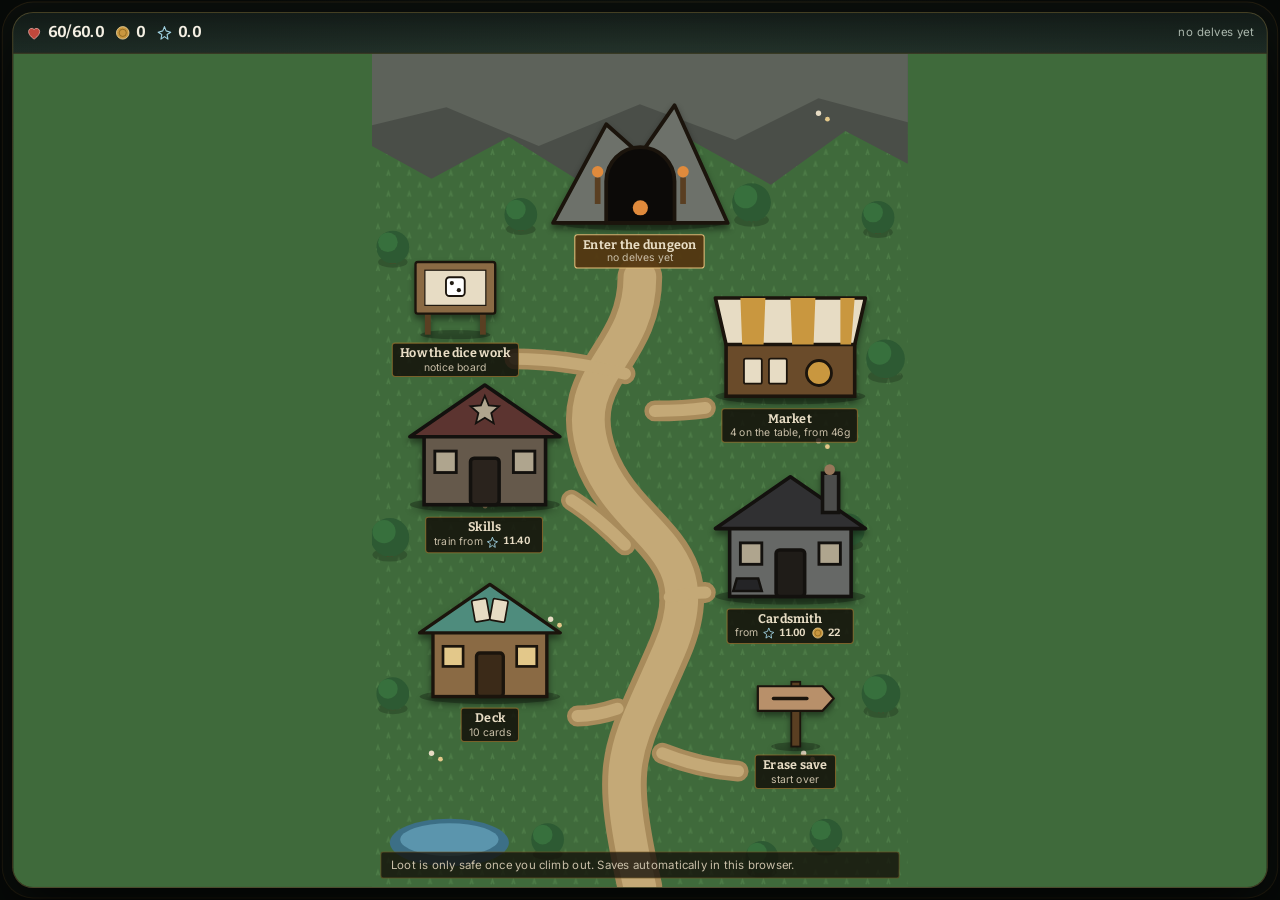
<file: dicebound/index.html>
<!DOCTYPE html>
<html lang="en">
<head>
<meta charset="utf-8">
<meta name="viewport" content="width=device-width, initial-scale=1, maximum-scale=1, user-scalable=no, viewport-fit=cover">
<meta name="robots" content="noindex, nofollow">
<title>Dicebound — prototype</title>
<link rel="preconnect" href="https://fonts.googleapis.com">
<link rel="preconnect" href="https://fonts.gstatic.com" crossorigin>
<link href="https://fonts.googleapis.com/css2?family=Bitter:wght@600;700&family=Inter:wght@400;500;600&display=swap" rel="stylesheet">
<style>
:root{
  --pitch:#12100e;      /* ink black-brown */
  --felt:#1c2a24;       /* table felt */
  --felt-2:#152019;
  --stock:#e7dcc4;      /* card stock */
  --stock-2:#d3c5a6;
  --bone:#f4efe3;
  --brass:#c9973f;
  --oxblood:#a03328;
  --verdigris:#4e8c7d;
  --ink:#221c14;
  --ink-soft:#5d5241;
  --slot:44px;          /* touch floor */
  --safe-b: env(safe-area-inset-bottom, 0px);
  --safe-t: env(safe-area-inset-top, 0px);
}
*{box-sizing:border-box;-webkit-tap-highlight-color:transparent}
html,body{height:100%;margin:0}
body{
  background:var(--pitch);
  color:var(--bone);
  font-family:Inter,"Helvetica Neue",Arial,sans-serif;
  font-size:14px;line-height:1.45;
  overflow:hidden;
  user-select:none;-webkit-user-select:none;
}
h1,h2,h3,.num{font-family:Bitter,Georgia,serif;font-weight:700;letter-spacing:.01em}
button{font:inherit;color:inherit;background:none;border:0;cursor:pointer}

#app{
  position:fixed;inset:0;
  display:flex;flex-direction:column;
  max-width:520px;margin:0 auto;
  background:
    radial-gradient(120% 70% at 50% 0%, #24332b 0%, var(--felt) 45%, var(--felt-2) 100%);
  overflow:hidden;
}
#app::after{ /* felt grain */
  content:"";position:absolute;inset:0;pointer-events:none;opacity:.35;
  background-image:radial-gradient(rgba(255,255,255,.05) .5px, transparent .5px);
  background-size:3px 3px;
}
.screen{position:absolute;inset:0;display:none;flex-direction:column}
.screen.on{display:flex}

/* ---------- shared chrome ---------- */
.topbar{
  display:flex;align-items:center;gap:10px;
  padding:calc(8px + var(--safe-t)) 12px 8px;
  border-bottom:1px solid rgba(201,151,63,.22);
  background:linear-gradient(#0f1613cc,#0f161300);
  position:relative;z-index:3;
}
.stat{display:flex;align-items:center;gap:5px;font-variant-numeric:tabular-nums}
.stat svg{width:16px;height:16px;flex:none}
.stat b{font-family:Bitter,serif;font-size:15px}
.spacer{flex:1}
.tag{font-size:11px;color:#a9b6ac;letter-spacing:.02em}

.btn{
  min-height:var(--slot);padding:11px 18px;border-radius:3px;
  background:linear-gradient(#2c3a32,#1b2620);
  border:1px solid rgba(201,151,63,.5);
  color:var(--bone);font-weight:600;
  box-shadow:0 2px 0 rgba(0,0,0,.5), inset 0 1px 0 rgba(255,255,255,.06);
  transition:transform .08s ease, filter .12s ease;
}
.btn:active{transform:translateY(2px);box-shadow:0 0 0 rgba(0,0,0,.5)}
.btn.primary{background:linear-gradient(#c9973f,#9c6f24);border-color:#e5c07c;color:#1a1408}
.btn.danger{border-color:rgba(160,51,40,.7);color:#e9b9b3}
.btn.hold{position:relative;overflow:hidden;touch-action:none;user-select:none;-webkit-user-select:none}
.btn.hold::before{content:'';position:absolute;inset:0;background:rgba(190,64,50,.75);transform:scaleX(0);transform-origin:left;transition:transform .2s ease-out}
.btn.hold.on::before{transform:scaleX(1);transition:transform 1.5s linear}
.btn.hold span{position:relative}
.btn[disabled]{opacity:.4;pointer-events:none}
.btn.wide{width:100%}

/* ---------- camp ---------- */
.camp-body{flex:1;overflow-y:auto;padding:16px 16px calc(20px + var(--safe-b))}
.camp-hero{
  position:relative;border:1px solid rgba(201,151,63,.3);border-radius:4px;
  padding:16px;margin-bottom:14px;overflow:hidden;
  background:linear-gradient(160deg,#233129,#141c17);
}
.camp-hero h1{margin:0 0 4px;font-size:26px;letter-spacing:.03em}
.camp-hero p{margin:0;color:#b3bfb4;max-width:34ch}
.camp-hero .emberfire{position:absolute;right:-10px;bottom:-18px;width:130px;opacity:.5}
.row{display:flex;gap:10px;margin-bottom:10px}
.card-panel{
  border:1px solid rgba(201,151,63,.22);border-radius:4px;padding:12px;
  background:rgba(9,14,11,.5);margin-bottom:12px;
}
.card-panel h3{margin:0 0 8px;font-size:14px;color:var(--brass)}
.shoprow{display:flex;align-items:center;gap:10px;padding:8px 0;border-top:1px solid rgba(255,255,255,.07)}
.shoprow:first-of-type{border-top:0}
.skrow{display:flex;align-items:center;gap:12px;padding:11px 0;border-top:1px solid rgba(255,255,255,.07)}
.skrow:first-of-type{border-top:0}
.skinfo{flex:1;min-width:0}
.skname{font:600 15px Inter,sans-serif;color:var(--bone)}
.skdelta{margin-left:6px;font:600 12px Inter,sans-serif;color:#e3c88a;white-space:nowrap}
.skblurb{margin-top:2px;font-size:12px;color:#8f9c92}
.skret{margin-top:4px;font-size:12px;color:#8f9c92}
.skret b{font-weight:600;color:#cdd8cf}
.skret span{opacity:.85}
.skbtn{display:flex;align-items:center;justify-content:center;flex-direction:column;gap:1px;min-width:84px;min-height:48px;padding:6px 10px;line-height:1.15}
.trainchg{display:flex;align-items:baseline;justify-content:center;gap:12px;margin:6px 0 14px;font:700 28px Bitter,serif;color:#8f9c92}
.trainchg b{color:#e5c07c}.trainchg i{font-style:normal;font-size:20px;color:#6f7d73}
.skbtn .skgain{display:block;color:#e5c07c;font-weight:700;font-size:13px}
.skbtn .skcost{font-size:12px;opacity:.95}
.skbtn .skcost .stat{margin:0}
.shoprow p{margin:0;flex:1;font-size:13px;color:#c3cec5}
/* ---------- camp overworld ----------
   The stage keeps a fixed 360x560 shape; buildings are placed in % of it so art you
   drop in via CAMP_ASSETS lines up at any screen size. */
.world{flex:1;min-height:0;position:relative;display:grid;place-items:center;overflow:hidden;
  background:#3f6a3b;container-type:size;padding-bottom:var(--safe-b)}
.stage{position:relative;width:min(100cqw,calc(100cqh*360/560));aspect-ratio:360/560}
.world-bg{position:absolute;inset:0}
.world-bg svg,.world-bg img{width:100%;height:100%;display:block}
.bld{position:absolute;display:flex;flex-direction:column;align-items:center;gap:3px;padding:0;
  transition:transform .1s ease}
.bld .art{width:100%;display:block;filter:drop-shadow(0 4px 3px rgba(0,0,0,.45));transition:filter .15s}
.bld .art svg,.bld .art img{width:100%;height:auto;display:block}
.bld:hover .art,.bld:focus-visible .art{filter:drop-shadow(0 0 7px rgba(229,192,124,.9)) drop-shadow(0 4px 3px rgba(0,0,0,.45))}
.bld:active{transform:translateY(2px) scale(.98)}
.bld:focus-visible{outline:none}
.bld.dim .art{filter:grayscale(.55) brightness(.82) drop-shadow(0 4px 3px rgba(0,0,0,.45))}
.plate{background:rgba(20,16,10,.84);border:1px solid rgba(201,151,63,.55);border-radius:3px;
  padding:3px 7px;text-align:center;line-height:1.15;white-space:nowrap}
.plate b{display:block;font-family:Bitter,serif;font-size:12px;color:var(--stock)}
.plate small{display:block;font-size:10px;color:#c9bfa8}
.bld.go .plate{border-color:#e5c07c;background:rgba(84,54,16,.92)}
.camp-line{position:absolute;left:8px;right:8px;bottom:8px;padding:5px 9px;border-radius:3px;
  background:rgba(20,16,10,.78);border:1px solid rgba(201,151,63,.3);font-size:11px;color:#c9bfa8;
  line-height:1.3;pointer-events:none}
.stat.pr{display:inline-flex;gap:3px;vertical-align:middle;margin-right:5px}
.stat.pr svg{width:13px;height:13px}
.stat.pr b{font-size:inherit}
/* tooltips: anything with data-tip explains itself on hover or tap */
[data-tip]{cursor:help}
.kw{border-bottom:1px dotted currentColor;cursor:help}
#tip{position:absolute;z-index:40;max-width:210px;padding:6px 9px;border-radius:4px;pointer-events:none;
  background:#17120b;border:1px solid rgba(229,192,124,.7);color:var(--stock);font:12px/1.3 Inter,sans-serif;
  box-shadow:0 4px 12px rgba(0,0,0,.6);opacity:0;transition:opacity .12s}
#tip.on{opacity:1}
.estr,.ewk{white-space:nowrap}
.ewk{color:#c9a6ff}
.estr{color:#f0c96b}
.estr svg{width:11px;height:11px;vertical-align:-1px}
.price{font-family:Bitter,serif;color:var(--brass);white-space:nowrap}
.decklist{display:flex;flex-wrap:wrap;gap:6px}
.chip{
  padding:6px 9px;border-radius:2px;font-size:12px;
  background:linear-gradient(#e7dcc4,#cdbe9c);color:var(--ink);font-weight:600;
  border:1px solid #a08f6c;
}
.chip.sel{outline:2px solid var(--oxblood);outline-offset:1px}
.chip.up{background:linear-gradient(#f6e6bb,#dcc389);border-color:var(--brass);box-shadow:0 0 0 1px rgba(201,151,63,.45)}
.chip.dim{opacity:.4;pointer-events:none}
.pcard.upgraded{border-color:var(--brass);box-shadow:0 4px 10px rgba(0,0,0,.55), inset 0 0 0 1px rgba(201,151,63,.55)}
.pcard.upgraded .cname{color:#7a5410}
.pick.upgraded{border-color:var(--brass)}

/* ---------- floor map ---------- */
.map{flex:1;position:relative;margin:10px;border:1px solid rgba(201,151,63,.2);border-radius:4px;overflow:hidden;
  background:
    radial-gradient(70% 28% at 50% 4%, rgba(224,145,58,.22), transparent 70%),
    radial-gradient(130% 90% at 50% 45%, transparent 55%, rgba(0,0,0,.55)),
    repeating-linear-gradient(0deg, rgba(255,255,255,.035) 0 1px, transparent 1px 58px),
    repeating-linear-gradient(90deg, rgba(255,255,255,.03) 0 1px, transparent 1px 76px),
    linear-gradient(#1a2620,#101715)}
.map svg.links{position:absolute;inset:0;width:100%;height:100%}
.map .stairs{position:absolute;left:50%;top:2.5%;transform:translateX(-50%);display:flex;flex-direction:column;align-items:center;gap:2px;font:600 10px Inter,sans-serif;letter-spacing:.08em;text-transform:uppercase;color:#d9a85a}
.map .stairs i{display:block;width:34px;height:12px;border-radius:17px 17px 0 0;background:linear-gradient(#0a0e0c,#26332b);border:1px solid rgba(217,168,90,.6);border-bottom:0;box-shadow:0 -4px 14px rgba(224,145,58,.45)}
.node{
  position:absolute;transform:translate(-50%,-50%);
  width:74px;min-height:var(--slot);
  display:flex;flex-direction:column;align-items:center;gap:2px;
}
.node .disc{
  width:60px;height:60px;border-radius:50%;
  background:radial-gradient(circle at 35% 30%, #3a4c41, #131c17);
  border:2px solid rgba(201,151,63,.55);
  display:grid;place-items:center;
  box-shadow:0 3px 10px rgba(0,0,0,.6);
}
.node .disc svg{width:40px;height:40px}
.node .disc svg.art{width:46px;height:50px;overflow:visible}
.node.boss .disc svg.art{width:62px;height:68px}
.node .badge{position:absolute;top:-4px;right:6px;min-width:20px;height:20px;border-radius:10px;padding:0 5px;display:grid;place-items:center;font:700 11px Inter,sans-serif;background:#c9973f;color:#1b1500;border:1px solid #f0d79a;box-shadow:0 1px 4px rgba(0,0,0,.6)}
.node.cleared .badge{background:#4a5249;color:#cdd8cf;border-color:#6a736b;filter:none}
.node.boss{width:92px}
.node.boss .disc{width:76px;height:76px;border-width:3px}
.node.boss .disc svg{width:52px;height:52px}
.node.boss small{color:#e0a59d;font-weight:600;letter-spacing:.04em}
.node .disc{position:relative}
.node small{font-size:10.5px;color:#a7b3a8;text-align:center;line-height:1.2}
.node.cleared .disc{filter:grayscale(1) brightness(.5);border-color:#4a5249}
.node.cleared small{color:#5f6a61}
.node.boss .disc{border-color:var(--oxblood);box-shadow:0 0 16px rgba(160,51,40,.45)}
.node.locked .disc{opacity:.45}
.node:not(.cleared):not(.locked) .disc{animation:breathe 2.6s ease-in-out infinite}
@keyframes breathe{50%{box-shadow:0 3px 18px rgba(201,151,63,.35)}}
.mapfoot{padding:0 14px calc(14px + var(--safe-b));display:flex;gap:10px;align-items:center}

/* ---------- battle ---------- */
.field{flex:1;position:relative;display:flex;justify-content:center;align-items:flex-end;gap:14px;padding:6px 12px 0;min-height:0}
.enemy{position:relative;display:flex;flex-direction:column;align-items:center;gap:4px;padding-bottom:6px}
.enemy .art{width:96px;height:104px;filter:drop-shadow(0 6px 6px rgba(0,0,0,.55))}
.enemy.small .art{width:80px;height:88px}
.enemy.targeted::after{
  content:"";position:absolute;left:50%;bottom:0;transform:translateX(-50%);
  width:86px;height:16px;border-radius:50%;
  background:radial-gradient(ellipse, rgba(201,151,63,.5), transparent 70%);
}
.enemy.dead{opacity:0;transform:translateY(10px) scale(.9);transition:.4s}
.hpbar{width:88px;height:7px;border-radius:2px;background:#2a211d;border:1px solid #453a2f;overflow:hidden}
.hpbar i{display:block;height:100%;background:linear-gradient(#c0483c,#7d2a22)}
.enemy .label{font-size:11px;color:#c8d2c9;display:flex;gap:6px;align-items:center;font-variant-numeric:tabular-nums}
.intent{
  display:flex;align-items:center;gap:4px;
  font-family:Bitter,serif;font-size:14px;color:#f0dcbb;
  background:rgba(10,15,12,.75);border:1px solid rgba(201,151,63,.35);
  padding:2px 7px;border-radius:2px;
}
.intent svg{width:14px;height:14px}
.eblock{display:flex;align-items:center;gap:3px;color:#8fd0bd;font-size:11px}

.floattext{position:absolute;font-family:Bitter,serif;font-size:22px;pointer-events:none;
  animation:floatUp .9s ease-out forwards;text-shadow:0 2px 3px #000;z-index:5}
@keyframes floatUp{to{transform:translateY(-46px);opacity:0}}
.shake{animation:shake .28s}
@keyframes shake{25%{transform:translateX(-5px)}75%{transform:translateX(5px)}}

/* player strip */
.playerbar{display:flex;align-items:center;gap:10px;padding:6px 12px;position:relative;z-index:2}
.hero{width:46px;height:46px;flex:none}
.pstats{flex:1}
.pbar{height:9px;border-radius:2px;background:#241f1a;border:1px solid #453a2f;overflow:hidden;margin-top:3px}
.pbar i{display:block;height:100%;background:linear-gradient(#d9584a,#8c2f26)}
.shield{
  display:flex;align-items:center;justify-content:center;
  width:34px;height:34px;flex:none;position:relative;color:#0d1a16;font-family:Bitter,serif;font-size:14px}
.shield svg{position:absolute;inset:0;width:100%;height:100%}
.shield span{position:relative}


/* first person: no avatar, just the bars you are looking down at. Block is a steel
   plate laid over the health bar, and strikes fly in and fizzle against its edge. */
.field::after{content:"";position:absolute;inset:0;pointer-events:none;
  background:radial-gradient(125% 95% at 50% 42%,transparent 58%,rgba(0,0,0,.5))}
.pbar.big{height:20px;position:relative;margin-top:4px;border-radius:3px}
.pbar.big>i{position:absolute;left:0;top:0;bottom:0;transition:width .35s ease}
.blockbar{position:absolute;left:0;top:0;bottom:0;width:0;transition:width .45s cubic-bezier(.3,.8,.3,1);
  background:repeating-linear-gradient(90deg,rgba(255,255,255,.1) 0 2px,transparent 2px 5px),
             linear-gradient(#d3dcda 0,#93a09d 45%,#5f6c6a 55%,#a1aeab 100%);
  border-right:2px solid #eef5f3;box-shadow:2px 0 8px rgba(150,230,210,.5)}
.blockbar.gain{animation:blockgain .5s ease-out}
@keyframes blockgain{0%{filter:brightness(1.9)}100%{filter:none}}
.blocknum{position:absolute;left:6px;top:50%;transform:translateY(-50%);display:flex;align-items:center;gap:3px;
  font-family:Bitter,serif;font-size:12px;font-weight:700;color:#10201c;text-shadow:0 1px 0 rgba(255,255,255,.5);pointer-events:none}
.blocknum svg{width:13px;height:13px}
.blocknum:empty{display:none}
.pbar.snap *{transition:none!important;animation:none!important}
.pbar.clang{animation:clang .28s}
@keyframes clang{20%{transform:translateX(-4px) scaleY(1.12)}60%{transform:translateX(3px)}}
.bolt{position:absolute;z-index:18;width:20px;height:20px;margin:-10px 0 0 -10px;border-radius:50%;pointer-events:none;
  background:radial-gradient(circle,#fff3c8 0,#f08a3c 45%,rgba(200,50,30,0) 72%);
  box-shadow:0 0 14px 5px rgba(240,120,50,.7);transition:transform .36s cubic-bezier(.55,0,.9,.55)}
.spark{position:absolute;z-index:18;width:4px;height:4px;margin:-2px 0 0 -2px;border-radius:50%;pointer-events:none;
  background:#ffe9a8;box-shadow:0 0 6px 2px rgba(255,200,110,.9);animation:sparkfly .5s ease-out forwards}
@keyframes sparkfly{to{transform:translate(var(--dx),var(--dy)) scale(.2);opacity:0}}
.enemy.lunge .art{animation:lunge .34s ease-in}
@keyframes lunge{50%{transform:translateY(16px) scale(1.12)}}
#hurt{position:absolute;left:0;right:0;top:0;bottom:0;pointer-events:none;z-index:4;opacity:0}
#hurt.on{animation:hurtflash .55s ease-out}
@keyframes hurtflash{0%{opacity:1;box-shadow:inset 0 0 90px 18px rgba(210,40,30,.75)}100%{opacity:0}}

/* dice pouch */
.pouchh{margin:4px 0 8px;font-size:13px;color:var(--brass)}
.dieslots{display:flex;gap:10px;margin-bottom:16px}
.dpick{flex:1;min-width:0;position:relative;text-align:center;font-size:11px;padding:10px 4px 8px;border-radius:6px;
  border:1px solid rgba(201,151,63,.4);background:linear-gradient(#1f2b25,#151e19);color:var(--bone)}
.dpick svg{width:38px;height:38px;display:block;margin:0 auto 4px}
.dpick b{display:block;font-family:Bitter,serif;font-size:12px}
.dpick small{display:block;color:#a9b6ac;font-size:10px;margin-top:2px}
.dpick.k-enchanted svg{filter:drop-shadow(0 0 6px #b98cf0)}
.dpick.k-loaded svg{filter:drop-shadow(0 0 4px #c9973f)}
.dpick.k-fickle svg{filter:drop-shadow(0 0 4px #c0483c)}
.dpick.k-even svg{filter:drop-shadow(0 0 4px #7fb7a6)}
.dpick.k-steady svg{filter:drop-shadow(0 0 4px #9fb4d6)}
.dpick .rune{position:absolute;top:5px;right:5px;width:17px;height:17px;display:block}
.dpick .rune svg{width:17px;height:17px}
.fc svg{width:60%;height:60%}
.dpick.k-flame svg,.dpick.k-ward svg,.dpick.k-heart svg,.dpick.k-spark svg,.dpick.k-scholar svg{filter:none}
.dpick.k-lucky svg{filter:drop-shadow(0 0 4px #7bc47f)}
.dpick .snum{position:absolute;top:3px;left:5px;font-size:9px;color:#a9b6ac}
/* in the pouch: lit, framed, bright. spare: dim, dashed, sitting in the bag */
#pouch-slots{display:flex;flex-direction:column;gap:16px;padding:16px 10px 12px;border:1px solid rgba(201,151,63,.4);border-radius:12px;
  background:rgba(201,151,63,.05)}
#pouch-slots .dpick{border:1px solid #3f5245;background:#1f2b23}
#pouch-slots .traybox,#pouch-slots .restgrid{display:grid;grid-template-columns:repeat(3,1fr);gap:14px 8px}
#pouch-slots .traybox{position:relative;padding:22px 6px 8px;border:2px solid rgba(229,192,124,.95);border-radius:12px;background:linear-gradient(180deg,#4a3a1c,#3a2f1a);box-shadow:0 0 16px rgba(201,151,63,.3)}
#pouch-slots .traybox::before{content:'Encounter tray';position:absolute;top:-8px;left:12px;padding:0 6px;background:#1c2a21;color:#e5c07c;font:600 10px/16px Inter,sans-serif;letter-spacing:.06em;text-transform:uppercase}
#pouch-slots .restgrid{padding:0 7px}
#pouch-slots .dpick svg{width:40px;height:40px}
#pouch-slots .dpick small{display:none}
#pouch-slots .dpick b{font-size:11px}
#pouch-slots .snum{top:-9px;left:50%;transform:translateX(-50%);padding:0 7px;border-radius:99px;
  background:#26352b;color:#cdbb8a;font-size:10px;font-weight:600}
.trayprev{margin-top:14px;padding:10px 12px 4px;border:1px solid rgba(201,151,63,.35);border-radius:10px;background:rgba(0,0,0,.25)}
.trayhead{display:flex;align-items:center;justify-content:space-between;gap:8px}
.trayrow{display:flex;gap:8px;margin:10px 0 4px}
#sheet .trayrow{margin:14px 0 16px}
.tslot{flex:1;aspect-ratio:1;max-width:58px;border:1px dashed rgba(201,151,63,.3);border-radius:6px;display:grid;place-items:center;
  font:700 20px Bitter,serif;color:#e7dcc4}
.tslot{position:relative}
.tslot small{position:absolute;top:2px;left:4px;font:600 9px Inter,sans-serif;opacity:.55}
.tslot.off{border:1px solid #3a4a3e;background:#1c261f;color:#7d8a80;opacity:.8}
.rtgrid{display:grid;grid-template-columns:repeat(3,1fr);gap:16px 8px;margin:18px 0 16px}
.rt{position:relative;display:flex;flex-direction:column;align-items:center;gap:2px;padding:10px 4px 8px;border:1px solid #3f5245;border-radius:10px;background:#1f2b23;color:#cdd8cf}
.rt .snum{position:absolute;top:-9px;left:50%;transform:translateX(-50%);padding:0 7px;border-radius:99px;background:#26352b;color:#cdbb8a;font:600 10px Inter,sans-serif}
.rt strong{font:700 26px Bitter,serif;line-height:1.1}
.rt b{font:600 10px Inter,sans-serif;color:#8f9c92}
.rt .rtf{display:grid;grid-template-columns:repeat(3,1fr);gap:2px;margin-top:6px;width:54px}
.rt .rtf i{font:600 10px/16px Inter,sans-serif;font-style:normal;text-align:center;border-radius:3px;background:rgba(255,255,255,.08);color:#9fb0a3}
.rt .rtf i.f{background:#e5c07c;color:#1b1500}
.rt .rtf i.ic svg{width:12px;height:12px;vertical-align:-2px}
.rt.in .rtf i{background:rgba(42,33,22,.12);color:#6b5a3a}
.rt.in .rtf i.f{background:#2a2116;color:#efe6d0}
.rt.in{border:2px solid #e5c07c;background:#efe6d0;color:#2a2116;box-shadow:0 0 12px rgba(229,192,124,.45)}
.rt.in b{color:#6b5a3a}
.rt.in .snum{background:#c9973f;color:#1b1500}
.rt.out{opacity:.5}
.rlabel{font-size:11px;letter-spacing:.06em;text-transform:uppercase;color:#a9b6ac;margin:12px 0 -2px}
.tslot.on{border:2px solid var(--brass);background:#efe6d0;color:#2a2116;box-shadow:0 0 10px rgba(201,151,63,.35)}
.tslot.lock{opacity:.35}
#pouch-slots .dpick.picked{box-shadow:0 0 0 3px #fff,0 0 16px rgba(255,235,170,.8);transform:translateY(-3px)}
#pouch-slots .dpick.sel,#pouch-bag .dpick.sel{box-shadow:0 0 0 2px #1b140c,0 0 0 4px #f3d27a;opacity:1}
#pouch-slots .dpick:not(.picked).dim{opacity:.45}
#pouch-bag .dpick{border:1.5px dashed rgba(169,182,172,.45);background:rgba(10,16,13,.55);opacity:.72}
#pouch-bag .dpick svg{width:32px;height:32px;filter:saturate(.6)}
#pouch-bag .dpick:hover{opacity:1}
.diegrid{display:grid;grid-template-columns:repeat(auto-fill,minmax(96px,1fr));gap:10px}
.faces{display:flex;gap:6px;margin:10px 0;justify-content:center}
.fc{width:34px;height:34px;border-radius:6px;display:grid;place-items:center;font-family:Bitter,serif;font-weight:700;
  background:#f2ecdf;color:#221c14;border:2px solid transparent}
button.fc{cursor:pointer}
.fc.on{border-color:#b98cf0;box-shadow:0 0 8px #b98cf0}
.faces .fc{width:44px;height:44px}
.net{display:grid;grid-template-columns:repeat(4,44px);grid-auto-rows:44px;gap:3px;justify-content:center;margin:14px 0 16px}
.net .fc{width:44px;height:44px;border-radius:4px}
.cardslot{border-style:dashed;color:#e7dcc4;margin:4px 0 16px;padding:10px 12px;line-height:1.3}
.cardslot small{display:block;margin-top:2px;font-weight:400;font-size:11px;color:#a9b6ac}
#sheet .pickrow{margin:6px 0}
#leave{position:absolute;inset:0;z-index:60;display:none;align-items:center;justify-content:center;padding:18px;
  background:rgba(6,10,8,.88)}
#leave.on{display:flex}
ul.rules{margin:0 0 12px;padding-left:18px;font-size:13.5px;line-height:1.5;color:#d3dbd5}
ul.rules li{margin-bottom:6px}

/* dice tray */
.tray{
  display:flex;flex-direction:column;align-items:stretch;gap:6px;padding:8px 12px;
  border-top:1px solid rgba(201,151,63,.2);border-bottom:1px solid rgba(201,151,63,.2);
  background:linear-gradient(#0e1512,#111a15);
}
.trayrow{display:flex;align-items:center;gap:8px}
#dicebox{flex:1;display:flex;gap:7px;min-width:0}
.rollbtn{
  min-width:58px;padding:5px 8px;display:flex;flex-direction:column;
  align-items:center;justify-content:center;gap:1px;line-height:1;
}
.rollbtn{position:relative;overflow:hidden}
.rollbtn::before{content:"";position:absolute;left:0;right:0;bottom:0;height:var(--fill,0%);
  background:rgba(201,151,63,.5);transition:height .9s ease}
.rollbtn>*{position:relative}
.rollbtn.ready::before{background:rgba(229,192,124,.35)}
.rollbtn b{font-family:Bitter,serif;font-size:14px}
.rollbtn small{font-size:9px;opacity:.75;letter-spacing:.02em}
.rollbtn.hot{background:linear-gradient(#c9973f,#9c6f24);border-color:#e5c07c;color:#1a1408}
.rollbtn.hot small{opacity:.85}
.trayempty{
  flex:1;display:flex;align-items:center;justify-content:center;
  height:var(--slot);border:1px dashed rgba(201,151,63,.3);border-radius:6px;
  font-size:11.5px;color:#7f8c82;
}
.cardgrid{display:grid;grid-template-columns:repeat(3,1fr);gap:8px;margin-bottom:12px}
.cardgrid .pick{width:100%;height:auto;min-height:142px}
.wheretag{
  position:absolute;right:4px;bottom:4px;padding:1px 5px;border-radius:2px;
  background:rgba(59,50,39,.8);color:var(--stock);font-size:9.5px;
}
.pricetag{
  position:absolute;left:4px;bottom:4px;padding:1px 6px;border-radius:2px;
  background:#3b3227;color:var(--brass);font-family:Bitter,serif;font-size:11px;
}
.pricetag{display:flex;align-items:center;gap:4px;white-space:nowrap}
.pricetag .stat.pr{margin:0}
.updot{display:inline-block;width:8px;height:8px;margin-left:7px;border-radius:50%;vertical-align:1px}
.updot.here{background:var(--brass);box-shadow:0 0 6px rgba(201,151,63,.8)}
.updot.next{border:1.5px solid var(--brass)}
#uplist .pick{padding-bottom:26px}
.pick.tooexpensive{filter:grayscale(.6) brightness(.75)}
.pick .count{
  position:absolute;top:4px;right:4px;padding:1px 5px;border-radius:2px;
  background:#3b3227;color:var(--stock);font-family:Bitter,serif;font-size:10px;
}
.pick.big{width:152px;height:218px;padding:10px}
.pick.big .cname{font-size:14px;padding-left:22px;min-height:30px}
.pick.big .cart svg{width:72px;height:72px}
.pick.big .ctext{font-size:11.5px;line-height:1.3}
.pick.big .cost{width:22px;height:22px;font-size:13px}
.uppath{margin-top:2px}
.uprow{display:flex;gap:10px;align-items:baseline;padding:5px 0;
  border-top:1px solid rgba(255,255,255,.07);font-size:12px;color:#c3cec5}
.uprow:first-child{border-top:0}
.uprow .uplvl{font-family:Bitter,serif;color:#e3c88a;white-space:nowrap;min-width:88px}
.uprow.past{opacity:.45}
.uprow.here{background:rgba(201,151,63,.1)}
.uprow.here .uplvl{color:var(--brass)}
.piptable{margin-top:8px}
.piptable .prow{
  display:flex;gap:9px;align-items:center;font-size:12px;color:#c3cec5;
  padding:5px 0;border-top:1px solid rgba(255,255,255,.07);
}
.piptable .prow b{font-family:Bitter,serif;color:#e3c88a;font-weight:700}
.die.mini{width:24px;height:24px;flex:none;padding:3.5px;border-radius:5px;box-shadow:0 1px 0 #8d836d}
.die.mini i{width:4px;height:4px}
.die{
  width:var(--slot);height:var(--slot);flex:none;position:relative;
  border-radius:8px;
  background:linear-gradient(150deg,#f7f2e6,#cfc4ab);
  box-shadow:0 3px 0 #8d836d, 0 5px 8px rgba(0,0,0,.5), inset 0 1px 0 #fff;
  display:grid;grid-template-columns:repeat(3,1fr);grid-template-rows:repeat(3,1fr);
  padding:6px;transition:transform .12s ease;
}
.die i{width:7px;height:7px;border-radius:50%;background:var(--ink);align-self:center;justify-self:center}
.die.armed{transform:translateY(-6px) rotate(-4deg);box-shadow:0 6px 0 #8d836d,0 0 0 2px var(--brass),0 8px 12px rgba(0,0,0,.6)}
.die.spent{opacity:.22;box-shadow:none;transform:none;pointer-events:none}
.die.tight{width:38px;height:38px;padding:5px;border-radius:7px}
.die.tight i{width:6px;height:6px}
.die.heavy{                       /* pushed past a real die face by Weighted Die */
  background:linear-gradient(150deg,#f7e6bd,#dcbe86);
  box-shadow:0 3px 0 #9a7c46, 0 0 0 1px rgba(201,151,63,.75), 0 5px 8px rgba(0,0,0,.5), inset 0 1px 0 #fff;
}
.die.heavy i{background:#4a3410}
.die.mini.heavy{box-shadow:0 1px 0 #9a7c46, 0 0 0 1px rgba(201,151,63,.7)}
.die.rolling{animation:tumble .5s ease-out}
@keyframes tumble{0%{transform:translateY(-14px) rotate(-90deg) scale(.8)}60%{transform:translateY(2px) rotate(12deg)}100%{transform:none}}
.trayhint{flex:1;font-size:11.5px;color:#93a397;line-height:1.25}
.energy{
  width:42px;height:42px;flex:none;display:grid;place-items:center;position:relative;
  font-family:Bitter,serif;font-size:16px;color:#2a1e08;
}
.energy svg{position:absolute;inset:0;width:100%;height:100%}
.energy span{position:relative}

/* hand */
.hand{
  height:208px;position:relative;flex:none;
  display:flex;justify-content:center;align-items:flex-end;
  padding-bottom:calc(6px + var(--safe-b));
}
.pcard{
  position:absolute;bottom:8px;width:104px;height:150px;
  touch-action:none;cursor:grab;
  transform-origin:50% 130%;
  border-radius:5px;padding:7px 7px 6px;
  background:linear-gradient(170deg,var(--stock),var(--stock-2));
  color:var(--ink);
  border:1px solid #8e7d5c;
  box-shadow:0 4px 10px rgba(0,0,0,.55);
  display:flex;flex-direction:column;
  transition:transform .16s cubic-bezier(.2,.8,.3,1), box-shadow .16s;
}
.pcard.raised{box-shadow:0 12px 22px rgba(0,0,0,.65), 0 0 0 2px var(--brass);z-index:6}
.pcard.unaffordable{filter:grayscale(.55) brightness(.8)}
.pcard .cname{font-family:Bitter,serif;font-size:12px;line-height:1.1;padding-left:20px;min-height:26px}
.pcard .cart{flex:1;display:grid;place-items:center;margin:2px 0}
.pcard .cart svg{width:52px;height:52px;opacity:.9}
.pcard .ctext{font-size:10px;line-height:1.25;color:#3b3227;min-height:38px}
.pcard .ctext b{font-family:Bitter,serif;font-size:12px;color:#7a2b1f}
.pcard .cost{
  position:absolute;top:5px;left:5px;width:20px;height:20px;border-radius:50%;
  background:radial-gradient(circle at 35% 30%,#e8c176,#9c6f24);
  border:1px solid #6d4c14;color:#22190a;font-family:Bitter,serif;font-size:12px;
  display:grid;place-items:center;
}
.pcard .slot{
  position:absolute;top:5px;right:5px;width:18px;height:18px;border-radius:4px;
  border:1.5px dashed #8a7b5c;display:grid;place-items:center;font-size:10px;color:#8a7b5c;
}
.pcard .slot.req{border-style:solid;border-color:var(--oxblood);color:var(--oxblood)}
.pcard .slot.charged{
  background:linear-gradient(150deg,#f7e6bd,#dcbe86);border-color:#a9832f;color:#4a3410;
  box-shadow:0 0 0 2px rgba(201,151,63,.35);
}
.pcard .slot.filled{
  border-style:solid;background:linear-gradient(150deg,#fdfaf2,#d8cdb4);border-color:var(--brass);
  color:var(--ink);font-family:Bitter,serif;font-size:11px;
}
.playhint{
  position:absolute;top:30px;left:50%;transform:translateX(-50%);z-index:12;
  font-size:11px;color:var(--brass);letter-spacing:.04em;
  max-width:92%;text-align:center;white-space:nowrap;overflow:hidden;text-overflow:ellipsis;
}
/* The counters sit above the fan, not under it: a full hand covers the whole
   bottom edge of a phone, and the draw and discard counts were hidden behind it. */
.piles{position:absolute;top:3px;z-index:12;width:100%;display:flex;justify-content:space-between;padding:0 10px;pointer-events:none}
.pile:empty{visibility:hidden}
.pile{display:inline-flex;align-items:center;gap:5px;pointer-events:auto}
.pile svg{width:15px;height:15px;flex:none}
.pile b{font-family:Bitter,serif;font-size:13px;color:var(--bone)}
/* End turn sits between the counters so no hand size ever covers it, or is covered by it */
.hand .turnbtn{bottom:auto;top:2px;right:auto;left:50%;transform:translateX(-50%);z-index:13;
  min-height:0;height:24px;padding:0 16px;font-size:12px}
.hand .turnbtn:active{transform:translateX(-50%) translateY(2px)}
.pile{font-size:11px;color:#c3cec5;font-variant-numeric:tabular-nums;padding:1px 8px;border-radius:99px;background:rgba(10,14,12,.72)}
.turnbtn{position:absolute;right:10px;bottom:calc(26px + var(--safe-b));z-index:7}

/* overlay */
#overlay{position:absolute;inset:0;z-index:20;display:none;align-items:center;justify-content:center;padding:18px;
  background:rgba(6,10,8,.82);backdrop-filter:blur(2px)}
#overlay.on{display:flex}
/* keep the wallet bar clear above a sheet so the player always sees what they own */
#app:has(#overlay.on) .screen.on .topbar{z-index:30;background:#0f1613;box-shadow:0 1px 0 rgba(201,151,63,.3)}
.sheet{
  width:100%;max-width:420px;max-height:88%;overflow-y:auto;
  background:linear-gradient(#1d2823,#121a16);
  border:1px solid rgba(201,151,63,.45);border-radius:5px;padding:18px;
}
.sheet h2{margin:0 0 6px;font-size:20px}
.sheet p{margin:0 0 14px;color:#b6c2b7}
.loot{display:flex;align-items:center;gap:14px;margin-bottom:16px;padding:8px 12px;flex-wrap:wrap;border-radius:6px;background:rgba(255,255,255,.04);border:1px solid rgba(255,255,255,.07);opacity:.8}
.loot em{font:600 10px Inter,sans-serif;font-style:normal;letter-spacing:.08em;text-transform:uppercase;color:#8f9c92;margin-right:2px}
.loot div{font-family:Bitter,serif;font-size:14px;color:#b9c4bb}
.loot svg{width:18px;height:18px;vertical-align:-4px;margin-right:4px}
.choose{padding:12px 10px 4px;margin:0 -4px 12px;border-radius:8px;border:1px solid rgba(229,192,124,.6);background:linear-gradient(rgba(201,151,63,.14),rgba(201,151,63,.05));box-shadow:0 0 14px rgba(201,151,63,.18)}
.choose p{margin:0 0 10px;font-weight:600;color:#e5c07c}
.choose .btn.diepick{margin-top:2px}
.pickrow{display:flex;gap:8px;justify-content:center;margin-bottom:14px}
.btn.diepick{display:flex;align-items:center;gap:12px;text-align:left;margin-bottom:10px;border-style:dashed}
.btn.diepick svg{width:30px;height:30px;flex:none}
.btn.diepick span{display:flex;flex-direction:column}
.btn.diepick small{font-weight:400;font-size:11.5px;color:#a9b6ac}
.pick{width:96px;height:138px;position:relative;border-radius:5px;padding:7px;
  background:linear-gradient(170deg,var(--stock),var(--stock-2));color:var(--ink);border:1px solid #8e7d5c;
  display:flex;flex-direction:column;text-align:left}
.pick:active{transform:translateY(2px)}
.pick .cname{font-family:Bitter,serif;font-size:11.5px;padding-left:18px;min-height:24px}
.pick .cart{flex:1;display:grid;place-items:center}
.pick .cart svg{width:44px;height:44px}
.pick .ctext{font-size:9.5px;line-height:1.2;min-height:34px;color:#3b3227}
.pick .cost{position:absolute;top:4px;left:4px;width:18px;height:18px;border-radius:50%;
  background:radial-gradient(circle at 35% 30%,#e8c176,#9c6f24);border:1px solid #6d4c14;
  display:grid;place-items:center;font-family:Bitter,serif;font-size:11px}
.stack{display:flex;flex-direction:column;gap:9px}

#toast{
  position:absolute;left:50%;bottom:210px;transform:translateX(-50%);
  background:rgba(10,15,12,.94);border:1px solid rgba(201,151,63,.5);
  padding:9px 14px;border-radius:3px;font-size:13px;z-index:30;
  opacity:0;pointer-events:none;transition:opacity .2s;max-width:80%;text-align:center;
}
#toast.on{opacity:1}
#toast{pointer-events:none}
/* --- slotting a die: the cues that make the mechanic legible --- */
.die.armed::after{
  content:"";position:absolute;inset:-6px;border-radius:12px;
  border:1px solid rgba(201,151,63,.6);animation:pulsering 1.5s ease-out infinite;
}
@keyframes pulsering{0%{opacity:.85;transform:scale(1)}100%{opacity:0;transform:scale(1.22)}}
.flydie{                            /* the ghost die that travels tray → card */
  position:absolute;z-index:40;pointer-events:none;margin:0;
  transition:transform .22s cubic-bezier(.3,.85,.35,1), opacity .22s;
}
.pcard.candidate .slot{border-color:var(--brass);color:#7a5410;animation:slotcall .85s ease-in-out 2}
@keyframes slotcall{50%{transform:scale(1.2);box-shadow:0 0 0 4px rgba(201,151,63,.28)}}
.pcard.inert{filter:grayscale(.45) brightness(.86)}   /* can't take the armed die */
.pcard.commit{animation:commit .34s ease-out}
@keyframes commit{45%{filter:brightness(1.3) drop-shadow(0 0 9px rgba(201,151,63,.8))}}
.slot.filled{animation:seat .3s ease-out}
@keyframes seat{0%{transform:scale(1.7);box-shadow:0 0 0 7px rgba(201,151,63,.35)}}

/* --- aiming --- */
.aimmark{display:inline-flex;width:13px;height:13px;vertical-align:-2px}
.aimmark svg{width:13px;height:13px}
.field.aiming .enemy{transition:filter .18s, opacity .18s}
.field.aiming .enemy.dim{filter:grayscale(.6) brightness(.68);opacity:.6}
.field.aiming .enemy.targeted::after{animation:aimpulse 1.2s ease-in-out infinite}
@keyframes aimpulse{50%{transform:translateX(-50%) scale(1.3);opacity:.7}}
.enemy.struck .art{animation:struck .3s ease-out}
@keyframes struck{0%{filter:brightness(2.2) saturate(.3)}45%{transform:translateX(3px)}100%{filter:none}}
/* Phones get the real thing: #app fills the screen and the layout flexes.
   On a mouse-driven screen the same layout runs at a fixed logical size and
   is scaled up to fit — see layout(). Scaling rather than stretching is what
   makes a bigger window mean bigger cards and text instead of a taller empty
   arena, which is what a fluid frame gave. CSS here is only the framing;
   width, height and scale are set inline. */
@media (min-width:700px) and (pointer:fine){
  body{background:#070a08}
  body::before{
    content:"";position:fixed;inset:0;
    background:radial-gradient(60% 55% at 50% 28%, #18211b, #070a08 72%);
  }
  #app{
    inset:auto;left:50%;top:50%;max-width:none;margin:0;
    transform-origin:50% 50%;
    border-radius:20px;
    border:1px solid rgba(201,151,63,.26);
    box-shadow:0 24px 60px rgba(0,0,0,.75), 0 0 0 9px #0b0f0c, 0 0 0 10px rgba(201,151,63,.14);
  }
}
/* A wide canvas is answered by the layout, not just by bigger pixels.
   Container queries, not media queries: what matters is how wide #app itself
   is, which on desktop is a computed logical width, not the viewport. */
#app{container-type:inline-size}

@container (min-width:720px){
  .camp-body{
    display:grid;grid-template-columns:repeat(2,minmax(0,1fr));
    gap:12px;align-content:start;
  }
  .camp-body > .card-panel{margin-bottom:0}
  .camp-hero{grid-column:1/-1;margin-bottom:0}
  #go-dungeon{grid-column:1/-1;margin-bottom:0 !important}
  #show-rules{grid-column:1/-1;margin-bottom:0 !important}
  .camp-body > .shoprow{grid-column:1/-1}
  /* combat stays a column — a hand of cards spread over 1400px is unreadable */
  .playerbar,.tray,.hand{max-width:760px;margin-left:auto;margin-right:auto;width:100%}
  .map{max-width:920px;margin-left:auto;margin-right:auto;width:100%}
}
@container (min-width:1080px){
  .camp-body{grid-template-columns:repeat(3,minmax(0,1fr))}
  #go-dungeon{grid-column:1/3}
  #show-rules{grid-column:3/-1}
  .cardgrid{grid-template-columns:repeat(4,1fr)}
}
@container (min-width:1460px){
  .camp-body{grid-template-columns:repeat(4,minmax(0,1fr))}
  #go-dungeon{grid-column:1/4}
  #show-rules{grid-column:4/-1}
  .cardgrid{grid-template-columns:repeat(6,1fr)}
}
/* --- a copy travelling into the draw pile --- */
.copyfly{
  position:absolute;width:44px;height:62px;border-radius:4px;z-index:30;pointer-events:none;
  background:linear-gradient(170deg,var(--stock),var(--stock-2));
  border:1px solid #8e7d5c;box-shadow:0 6px 14px rgba(0,0,0,.6);
  display:grid;place-items:center;
  transition:transform .55s cubic-bezier(.3,.8,.3,1), opacity .55s ease-in;
}
.copyfly svg{width:26px;height:26px;opacity:.85}
.pile.bump{animation:pilebump .45s ease-out}
@keyframes pilebump{35%{color:var(--brass);transform:scale(1.35)}}

/* --- the player's own roll --- */
#rollsplash{
  position:absolute;inset:0;z-index:26;display:none;
  align-items:center;justify-content:center;
  background:rgba(6,10,8,.72);backdrop-filter:blur(3px);
}
#rollsplash.on{display:flex}
.rollbox{display:flex;flex-direction:column;align-items:center;gap:14px;padding:20px;text-align:center}
.rolltitle{margin:0;font-family:Bitter,serif;font-size:17px;color:var(--bone);max-width:15ch;line-height:1.25}
.rollnote{margin:0;font-size:13px;color:#b6c2b7;min-height:19px;max-width:22ch}
.rollnote b{color:var(--brass);font-family:Bitter,serif}
.die.huge{
  width:104px;height:104px;padding:14px;border-radius:18px;cursor:pointer;
  box-shadow:0 7px 0 #8d836d, 0 12px 22px rgba(0,0,0,.6), inset 0 2px 0 #fff;
}
.die.huge i{width:16px;height:16px}
.die.huge.waiting{animation:rollbob 1.6s ease-in-out infinite}
@keyframes rollbob{50%{transform:translateY(-7px) rotate(-3deg)}}
.die.huge.spin{animation:rollspin .07s linear}
@keyframes rollspin{to{transform:rotate(22deg) scale(1.04)}}
.die.huge.landed{animation:rollland .35s ease-out}
@keyframes rollland{0%{transform:scale(1.18)}60%{transform:scale(.96)}}

/* --- the die's path into a card's slot --- */
#slotarrow{position:absolute;inset:0;width:100%;height:100%;pointer-events:none;z-index:13;display:none}
#slotarrow.on{display:block}
#slotpath{
  stroke:rgba(201,151,63,.5);stroke-width:2.5;stroke-linecap:round;
  stroke-dasharray:5 6;animation:slotflow .9s linear infinite;
}
@keyframes slotflow{to{stroke-dashoffset:-22}}
#slothead{fill:rgba(201,151,63,.75)}

/* --- drag to target --- */
#aimarrow{position:absolute;inset:0;width:100%;height:100%;pointer-events:none;z-index:14;display:none}
#aimarrow.on{display:block}
#aimpath{stroke:rgba(201,151,63,.9);stroke-width:5;filter:drop-shadow(0 2px 4px rgba(0,0,0,.7))}
#aimhead{fill:rgba(201,151,63,.95);filter:drop-shadow(0 2px 4px rgba(0,0,0,.7))}
#aimarrow.valid #aimpath{stroke:#e8c176;stroke-width:6}
#aimarrow.valid #aimhead{fill:#f2d79c}
#aimarrow.dud #aimpath{stroke:rgba(150,160,152,.55);stroke-dasharray:9 8}
#aimarrow.dud #aimhead{fill:rgba(150,160,152,.6)}
.pcard.dragging{transition:none;z-index:22;box-shadow:0 18px 30px rgba(0,0,0,.7), 0 0 0 2px var(--brass)}
.hand.armedrop::before{                 /* where an untargeted card can be dropped */
  content:"";position:absolute;left:8px;right:8px;top:-2px;height:2px;
  background:linear-gradient(90deg,transparent,rgba(201,151,63,.55),transparent);
}
.enemy.hover .art{filter:drop-shadow(0 0 12px rgba(240,168,159,.6)) brightness(1.12)}
.enemy.hover::after{
  content:"";position:absolute;left:50%;bottom:0;transform:translateX(-50%);
  width:94px;height:18px;border-radius:50%;
  background:radial-gradient(ellipse, rgba(217,72,63,.5), transparent 70%);
}
body.grabbing{cursor:grabbing}
/* --- deck and collection --- */
.segwrap{display:flex;gap:8px;padding:10px 12px 6px}
.seg{
  flex:1;min-height:var(--slot);border-radius:3px;font-weight:600;
  border:1px solid rgba(201,151,63,.35);background:rgba(9,14,11,.5);color:#a9b6ac;
}
.seg.on{background:linear-gradient(#c9973f,#9c6f24);border-color:#e5c07c;color:#1a1408}
#collection-hint{margin:0;padding:0 14px 8px;font-size:11.5px;color:#93a397}
.collection-body{flex:1;overflow-y:auto;padding:0 12px calc(16px + var(--safe-b))}
.collection-body .pick{cursor:pointer}
.infodot{
  position:absolute;right:4px;bottom:4px;width:20px;height:20px;border-radius:50%;
  border:1px solid #8e7d5c;background:rgba(255,255,255,.5);color:#3b3227;
  font-family:Bitter,serif;font-size:11px;line-height:18px;text-align:center;
}
.emptynote{padding:22px 6px;color:#8b978c;font-size:13px;text-align:center}
/* --- mana gauge and spend telegraphing --- */
.energy{width:46px;height:46px}
.energy svg{position:absolute;inset:0;width:100%;height:100%}
/* the mana well: a full circle that drains downward, not a pie chart */
.ewell{fill:#101a26}
.eliquid{fill:#4f7fc4;transition:y .18s ease-out, height .18s ease-out}
.edrain{fill:#d9483f;animation:penpulse .85s ease-in-out infinite}
.esurface{fill:#a9cdf5}
.erim{fill:none;stroke:rgba(201,151,63,.75);stroke-width:2}
@keyframes penpulse{50%{opacity:.4}}
.energy span{position:relative;font-family:Bitter,serif;font-size:13px;color:#f7f2e6;
  text-shadow:0 1px 3px rgba(0,0,0,.85)}
.energy.short{animation:nope .3s}
@keyframes nope{25%{transform:translateX(-4px)}75%{transform:translateX(4px)}}
.pcard.raised .cost, .pcard.dragging .cost{box-shadow:0 0 0 3px rgba(217,72,63,.4)}
.costtag{
  position:absolute;font-family:Bitter,serif;font-size:15px;color:#f0a89f;
  pointer-events:none;z-index:30;animation:floatUp .8s ease-out forwards;
  text-shadow:0 2px 3px #000;
}
#playconfirm{
  position:absolute;left:50%;transform:translateX(-50%);bottom:calc(100% + 4px);
  display:none;min-height:var(--slot);padding:9px 18px;border-radius:4px;
  background:linear-gradient(#c9973f,#9c6f24);border:1px solid #e5c07c;color:#1a1408;
  font-weight:600;font-size:13px;white-space:nowrap;z-index:9;
  box-shadow:0 4px 12px rgba(0,0,0,.6), inset 0 1px 0 rgba(255,255,255,.25);
}
#playconfirm.on{display:block}
#playconfirm:active{transform:translateX(-50%) translateY(2px)}
#playconfirm b{font-family:Bitter,serif}
#playbanner{
  position:absolute;left:50%;transform:translateX(-50%);bottom:calc(100% + 4px);
  background:rgba(10,15,12,.9);border:1px solid rgba(201,151,63,.4);
  padding:5px 12px;border-radius:3px;font-size:12px;color:#e7dcc4;white-space:nowrap;
  opacity:0;transition:opacity .18s;pointer-events:none;z-index:8;
}
#playbanner.on{opacity:1}
#playbanner b{font-family:Bitter,serif;color:var(--brass)}
#playbanner .drain{color:#f0a89f}
.hand{position:relative}
@media (prefers-reduced-motion:reduce){*{animation:none!important;transition:none!important}}
</style>
</head>
<body>
<div id="app">

  <!-- ============ CAMP ============ -->
  <section class="screen" id="scr-camp">
    <div class="topbar">
      <div class="stat" id="camp-hp"></div>
      <div class="stat" id="camp-gold"></div>
      <div class="stat" id="camp-xp"></div>
      <div class="spacer"></div>
      <div class="tag" id="camp-depth"></div>
    </div>
    <div class="world">
      <div class="stage">
        <div class="world-bg" data-asset="bg"></div>
      <button class="bld go" id="go-dungeon" style="left:33%;top:3%;width:34%" aria-label="Enter the dungeon"><span class="art" data-asset="dungeon"></span><span class="plate"><b>Enter the dungeon</b><small id="note-dungeon"></small></span></button>
      <button class="bld" id="show-rules" style="left:5%;top:23%;width:21%" aria-label="How the dice work"><span class="art" data-asset="rules"></span><span class="plate"><b>How the dice work</b><small id="note-rules"></small></span></button>
      <button class="bld" id="go-skills" style="left:5%;top:38%;width:32%" aria-label="Skills"><span class="art" data-asset="skills"></span><span class="plate"><b>Skills</b><small id="note-skills"></small></span></button>
      <button class="bld" id="go-market" style="left:62%;top:25%;width:32%" aria-label="Market"><span class="art" data-asset="market"></span><span class="plate"><b>Market</b><small id="note-market"></small></span></button>
      <button class="bld" id="buy-up" style="left:62%;top:49%;width:32%" aria-label="Cardsmith"><span class="art" data-asset="training"></span><span class="plate"><b>Cardsmith</b><small id="note-training"></small></span></button>
      <button class="bld" id="view-deck" style="left:7%;top:62%;width:30%" aria-label="Deck"><span class="art" data-asset="deck"></span><span class="plate"><b>Deck</b><small id="note-deck"></small></span></button>
      <button class="bld" id="wipe" style="left:69%;top:73%;width:20%" aria-label="Erase save"><span class="art" data-asset="wipe"></span><span class="plate"><b>Erase save</b><small id="note-wipe"></small></span></button>
        <div class="camp-line" id="camp-line"></div>
      </div>
    </div>
  </section>

  <!-- ============ FLOOR ============ -->
  <section class="screen" id="scr-floor">
    <div class="topbar">
      <div class="stat" id="f-hp"></div>
      <div class="stat" id="f-carry"></div>
      <div class="spacer"></div>
      <div class="tag" id="f-depth"></div>
    </div>
    <div class="map" id="map"></div>
    <div class="mapfoot">
      <div class="tag" style="flex:1" id="f-hint">Clear every fight to open the way out.</div>
      <button class="btn danger" id="abandon">Abandon</button>
    </div>
  </section>

  <!-- ============ BATTLE ============ -->
  <section class="screen" id="scr-battle">
    <div class="topbar">
      <div class="tag" id="b-where"></div>
      <div class="spacer"></div>
      <div class="stat" id="b-carry"></div>
    </div>
    <div class="field" id="field"></div>
    <div id="hurt"></div>
    <div class="playerbar">
      <div class="pstats">
        <div class="stat" id="b-hp"></div>
        <div class="pbar big" id="b-bars" data-tip="Block: the steel bar soaks up damage before your health does.">
          <i id="b-hpfill"></i><div class="blockbar" id="b-blockfill"></div><span class="blocknum" id="b-blocknum"></span>
        </div>
      </div>
    </div>
    <div class="tray">
      <div class="trayrow">
        <div class="energy" id="b-energy"></div>
        <div id="dicebox"></div>
        <button class="btn rollbtn" id="rollbtn"></button>
      </div>
      <div class="trayhint" id="trayhint"></div>
    </div>
    <div id="playbanner"></div>
    <button id="playconfirm"></button>
    <div class="hand" id="hand">
      <div class="piles">
        <span class="pile" id="p-draw"></span>
        <span class="pile" id="p-scroll"></span>
        <span class="pile" id="p-disc"></span>
      </div>
      <button class="btn turnbtn" id="endturn">End turn</button>
    </div>
  </section>

  <!-- ============ MARKET ============ -->
  <section class="screen" id="scr-market">
    <div class="topbar">
      <div class="stat" id="market-gold"></div>
      <div class="spacer"></div>
      <button class="btn" id="market-done">Done</button>
    </div>
    <p class="tag" id="market-hint"></p>
    <div class="collection-body">
      <div class="cardgrid" id="market-grid"></div>
      <div style="height:12px"></div>
      <button class="btn wide" id="market-restock"></button>
    </div>
  </section>

  <!-- ============ POUCH / DECK ============ -->
  <section class="screen" id="scr-collection">
    <div class="topbar">
      <div class="stat" id="collection-count"></div>
      <div class="spacer"></div>
      <button class="btn" id="collection-done">Done</button>
    </div>
    <div class="segwrap">
      <button class="seg" data-tab="deck" id="tab-deck"></button>
      <button class="seg" data-tab="collection" id="tab-collection"></button>
    </div>
    <div style="padding:0 12px 6px"><button class="btn wide" id="to-pouch"></button></div>
    <p class="tag" id="collection-hint"></p>
    <div class="collection-body"><div class="cardgrid" id="collection-grid"></div></div>
  </section>

  <!-- ============ DICE POUCH ============ -->
  <section class="screen" id="scr-pouch">
    <div class="topbar">
      <div class="stat" id="pouch-count"></div>
      <div class="spacer"></div>
      <button class="btn" id="pouch-done">Done</button>
    </div>
    <p class="tag" id="pouch-hint">Your pouch holds 6 dice. Each roll puts 3 of them on the tray, picked at random. Tap a die to change it.</p>
    <div class="collection-body">
      <h3 class="pouchh">In your pouch</h3>
      <div class="dieslots" id="pouch-slots"></div>
      <button class="btn wide" id="pouch-sim" style="margin-top:14px">Preview the encounter tray</button>
      <h3 class="pouchh" style="margin-top:22px;color:#a9b6ac">Dice in your collection</h3>
      <div class="diegrid" id="pouch-bag"></div>
    </div>
  </section>

  <div id="rollsplash"></div>

  <svg id="slotarrow" xmlns="http://www.w3.org/2000/svg">
    <path id="slotpath" fill="none"/>
    <polygon id="slothead"/>
  </svg>

  <svg id="aimarrow" xmlns="http://www.w3.org/2000/svg">
    <path id="aimpath" fill="none" stroke-linecap="round"/>
    <polygon id="aimhead"/>
  </svg>

  <div id="overlay"><div class="sheet" id="sheet"></div></div>
  <div id="leave"><div class="sheet" id="leavesheet"></div></div>
  <div id="toast"></div>
</div>

<script>
/* =========================================================================
   Dicebound — prototype
   Loop: Camp -> floor of encounters -> extract to bank, or lose it all.
   Dice: each turn you roll a small pool. A die can be slotted into one card
   to scale its effect. Unspent dice are lost at end of turn.
   ========================================================================= */

const $ = s => document.querySelector(s);
const rnd = n => Math.floor(Math.random()*n);
/* Dice rolls use the browser's cryptographic generator. Rejection sampling keeps every
   value exactly equally likely (a plain % would favour the low ones), and the pick of
   which pouch dice go to the tray is a Fisher-Yates shuffle, which is unbiased. */
function secureInt(n){
  if(n<=1) return 0;
  const c=window.crypto;
  if(!c || !c.getRandomValues) return Math.floor(Math.random()*n);
  const lim=Math.floor(4294967296/n)*n, a=new Uint32Array(1);
  do{ c.getRandomValues(a); }while(a[0]>=lim);
  return a[0]%n;
}
function shuffled(list){
  const a=list.slice();
  for(let i=a.length-1;i>0;i--){ const j=secureInt(i+1); [a[i],a[j]]=[a[j],a[i]]; }
  return a;
}
function mulberry32(a){return function(){a|=0;a=a+0x6D2B79F5|0;let t=Math.imul(a^a>>>15,1|a);t=t+Math.imul(t^t>>>7,61|t)^t;return((t^t>>>14)>>>0)/4294967296}}

/* ---------------- art (inline svg, no bitmaps) ---------------- */
const A = {
  heart:`<svg viewBox="0 0 24 24"><path d="M12 21s-8-5-8-11a4.5 4.5 0 0 1 8-2.8A4.5 4.5 0 0 1 20 10c0 6-8 11-8 11z" fill="#c0483c" stroke="#f0b9b2" stroke-width="1"/></svg>`,
  coin:`<svg viewBox="0 0 24 24"><circle cx="12" cy="12" r="9" fill="#c9973f" stroke="#f0d79a" stroke-width="1.2"/><circle cx="12" cy="12" r="5.2" fill="none" stroke="#7d5a17" stroke-width="1"/></svg>`,
  sack:`<svg viewBox="0 0 24 24"><path d="M9 5h6l-1.5 3H10.5z" fill="#8a6f45"/><path d="M12 8c5 0 7 4 7 7.5S16 22 12 22s-7-2.5-7-6.5S7 8 12 8z" fill="#a98a55" stroke="#e0cba0" stroke-width="1"/></svg>`,
  sword:`<svg viewBox="0 0 24 24"><path d="M4 20l3-1 10-10 2-6-6 2L3 15l-1 3z" fill="#cdd6d2" stroke="#2b2b2b" stroke-width="1.1"/><path d="M7 19l-2-2" stroke="#2b2b2b" stroke-width="1.1"/></svg>`,
  shieldIcon:`<svg viewBox="0 0 24 24"><path d="M12 3l7 3v6c0 5-3.5 8-7 9-3.5-1-7-4-7-9V6z" fill="#4e8c7d" stroke="#c9e6dc" stroke-width="1.1"/></svg>`,
  buff:`<svg viewBox="0 0 24 24"><path d="M12 4l6 8h-4v8h-4v-8H6z" fill="#c9973f" stroke="#f0d79a" stroke-width="1"/></svg>`,
  hex:`<svg viewBox="0 0 24 24"><circle cx="12" cy="12" r="8" fill="none" stroke="#a06fd0" stroke-width="1.6"/><path d="M8 8l8 8M16 8l-8 8" stroke="#a06fd0" stroke-width="1.6"/></svg>`,
  skull:`<svg viewBox="0 0 24 24"><path d="M12 3c5 0 8 3.4 8 7.6 0 2.6-1.3 4-2.4 5-.5.5-.6 1-.6 1.8V19H7v-1.6c0-.8-.1-1.3-.6-1.8C5.3 14.6 4 13.2 4 10.6 4 6.4 7 3 12 3z" fill="#ded4c0" stroke="#3a3226" stroke-width="1"/><circle cx="9" cy="11" r="1.9" fill="#3a3226"/><circle cx="15" cy="11" r="1.9" fill="#3a3226"/></svg>`,
  chalice:`<svg viewBox="0 0 24 24"><path d="M6 4h12l-1.5 6a4.5 4.5 0 0 1-9 0z" fill="#a03328" stroke="#e8b0a8" stroke-width="1"/><path d="M12 15v4M8 20h8" stroke="#c9973f" stroke-width="1.6"/></svg>`,
  whet:`<svg viewBox="0 0 24 24"><rect x="3" y="12" width="18" height="5" rx="1.5" fill="#8b8478" stroke="#e2ddd2" stroke-width="1"/><path d="M6 11l12-5" stroke="#cdd6d2" stroke-width="2.2"/></svg>`,
  dice:`<svg viewBox="0 0 24 24"><rect x="3.5" y="3.5" width="17" height="17" rx="4" fill="#f2ecdf" stroke="#3a3226" stroke-width="1.2"/><circle cx="8.5" cy="8.5" r="1.6" fill="#3a3226"/><circle cx="15.5" cy="15.5" r="1.6" fill="#3a3226"/><circle cx="12" cy="12" r="1.6" fill="#3a3226"/></svg>`,
  wall:`<svg viewBox="0 0 24 24"><path d="M3 8h18v11H3z" fill="#6f7a72" stroke="#dfe6e1" stroke-width="1"/><path d="M3 13h18M9 8v5M15 13v6" stroke="#dfe6e1" stroke-width=".9"/></svg>`,
  axe:`<svg viewBox="0 0 24 24"><path d="M11 4c4 0 8 2 9 6-3 1-6 .6-8 0l-2 12H8l1-12c-1-1-2-3-1-4z" fill="#cdd6d2" stroke="#2b2b2b" stroke-width="1"/></svg>`,
  crosshair:`<svg viewBox="0 0 24 24"><circle cx="12" cy="12" r="7" fill="none" stroke="#e8c176" stroke-width="1.8"/><path d="M12 1v5M12 18v5M1 12h5M18 12h5" stroke="#e8c176" stroke-width="1.8" stroke-linecap="round"/><circle cx="12" cy="12" r="1.8" fill="#e8c176"/></svg>`,
  xp:`<svg viewBox="0 0 24 24"><path d="M12 3l2.4 6.2L21 11l-5.2 3.4L17 21l-5-3.6L7 21l1.2-6.6L3 11l6.6-1.8z" fill="none" stroke="#9fd0e0" stroke-width="1.6" stroke-linejoin="round"/></svg>`,
  snakeeyes:`<svg viewBox="0 0 24 24"><rect x="3.5" y="3.5" width="17" height="17" rx="4" fill="#2c2620" stroke="#e2dac9" stroke-width="1.3"/><circle cx="8.5" cy="8.5" r="2" fill="#e2dac9"/><circle cx="15.5" cy="15.5" r="2" fill="#e2dac9"/></svg>`,
  weight:`<svg viewBox="0 0 24 24"><rect x="4" y="10" width="16" height="11" rx="3" fill="#f2ecdf" stroke="#3a3226" stroke-width="1.2"/><circle cx="9" cy="15" r="1.6" fill="#3a3226"/><circle cx="15" cy="18" r="1.6" fill="#3a3226"/><path d="M12 2v6m0-6l-3 3m3-3l3 3" stroke="#c9973f" stroke-width="1.8" fill="none" stroke-linecap="round"/></svg>`,
  cairn:`<svg viewBox="0 0 24 24"><ellipse cx="12" cy="19" rx="8" ry="2.6" fill="#6f7a72" stroke="#2b2f2a" stroke-width="1"/><ellipse cx="12" cy="14" rx="6" ry="2.4" fill="#8a938a" stroke="#2b2f2a" stroke-width="1"/><ellipse cx="12" cy="9.5" rx="4.2" ry="2.1" fill="#6f7a72" stroke="#2b2f2a" stroke-width="1"/><ellipse cx="12" cy="6" rx="2.6" ry="1.6" fill="#a3aba1" stroke="#2b2f2a" stroke-width="1"/></svg>`,
  press:`<svg viewBox="0 0 24 24"><path d="M4 9a8 8 0 0 1 14-4" stroke="#c9973f" stroke-width="1.6" fill="none"/><path d="M18 2v4h-4" stroke="#c9973f" stroke-width="1.6" fill="none" stroke-linecap="round"/><rect x="6" y="10" width="12" height="12" rx="3.5" fill="#f2ecdf" stroke="#3a3226" stroke-width="1.2"/><circle cx="10" cy="14" r="1.5" fill="#3a3226"/><circle cx="14" cy="18" r="1.5" fill="#3a3226"/><circle cx="14" cy="14" r="1.5" fill="#3a3226"/><circle cx="10" cy="18" r="1.5" fill="#3a3226"/></svg>`,
  hook:`<svg viewBox="0 0 24 24"><path d="M18 3c2 6 0 12-6 15-3 1.5-6 1-8-1 4 1 7-1 9-4s3-7 5-10z" fill="#cdd6d2" stroke="#2b2b2b" stroke-width="1.1"/><path d="M6 20l-2 2" stroke="#2b2b2b" stroke-width="1.6" stroke-linecap="round"/></svg>`,
  spark:`<svg viewBox="0 0 24 24"><path d="M13 2L6 13h4.5L9 22l8-12h-4.6z" fill="#e0913a" stroke="#3a2410" stroke-width="1.1" stroke-linejoin="round"/><path d="M4 4l1.5 2M20 6l-2 1.5M4 19l2-1" stroke="#c9973f" stroke-width="1.4" stroke-linecap="round"/></svg>`,
  tally:`<svg viewBox="0 0 24 24"><path d="M6 5v14M10 5v14M14 5v14M18 5v14" stroke="#e2dac9" stroke-width="1.8" stroke-linecap="round"/><path d="M4 18L20 6" stroke="#a03328" stroke-width="2" stroke-linecap="round"/></svg>`,
  ember:`<svg class="emberfire" viewBox="0 0 100 100"><path d="M50 8c6 18 22 22 22 42a22 22 0 1 1-44 0c0-12 8-16 12-26 3 6 6 8 6 14 4-8 4-20 4-30z" fill="#c9973f" opacity=".55"/></svg>`,
  drawpile:`<svg viewBox="0 0 24 24"><rect x="4" y="5" width="12" height="16" rx="2" fill="#2c3a32" stroke="#c3cec5" stroke-width="1.3"/><rect x="8" y="3" width="12" height="16" rx="2" fill="#e7dcc4" stroke="#3a3226" stroke-width="1.3"/><path d="M14 7v7m-3-3l3 3 3-3" stroke="#3a3226" fill="none" stroke-width="1.7" stroke-linecap="round" stroke-linejoin="round"/></svg>`,
  discardpile:`<svg viewBox="0 0 24 24"><rect x="4" y="5" width="12" height="16" rx="2" fill="#4a423a" stroke="#a9a08e" stroke-width="1.3"/><rect x="8" y="3" width="12" height="16" rx="2" fill="#b9ae96" stroke="#3a3226" stroke-width="1.3"/><path d="M12 7l6 8M18 7l-6 8" stroke="#7a2b1f" stroke-width="1.7" stroke-linecap="round"/></svg>`,
  hero:`<svg viewBox="0 0 48 48"><ellipse cx="24" cy="44" rx="12" ry="3" fill="#000" opacity=".35"/><path d="M24 8a7 7 0 0 1 7 7v2a7 7 0 0 1-14 0v-2a7 7 0 0 1 7-7z" fill="#e0c9a6" stroke="#2b2419" stroke-width="1.2"/><path d="M14 43V27c0-5 4-8 10-8s10 3 10 8v16z" fill="#3f5c50" stroke="#0f1a15" stroke-width="1.2"/><path d="M34 24l6 4-2 3-6-4z" fill="#cdd6d2" stroke="#2b2419" stroke-width="1"/></svg>`
};

/* creature art — ink-drawn, one per enemy kind */
const CREATURE = {
  slime:`<svg class="art" viewBox="0 0 100 110"><defs><radialGradient id="sg" cx="35%" cy="30%"><stop offset="0" stop-color="#8fd8a8"/><stop offset="1" stop-color="#2f6b46"/></radialGradient></defs>
    <ellipse cx="50" cy="100" rx="34" ry="6" fill="#000" opacity=".4"/>
    <path d="M50 30c22 0 34 22 34 40 0 18-16 26-34 26S16 88 16 70c0-18 12-40 34-40z" fill="url(#sg)" stroke="#123222" stroke-width="2"/>
    <path d="M30 52c2-8 8-13 14-14" stroke="#d9ffe8" stroke-width="3" fill="none" stroke-linecap="round" opacity=".7"/>
    <circle cx="40" cy="66" r="5" fill="#0f2b1c"/><circle cx="62" cy="66" r="5" fill="#0f2b1c"/>
    <path d="M40 82c5 5 15 5 20 0" stroke="#0f2b1c" stroke-width="2.5" fill="none" stroke-linecap="round"/></svg>`,
  wretch:`<svg class="art" viewBox="0 0 100 110"><ellipse cx="50" cy="102" rx="26" ry="5" fill="#000" opacity=".4"/>
    <path d="M50 14c16 0 24 12 24 28l6 58H20l6-58c0-16 8-28 24-28z" fill="#3a3444" stroke="#171320" stroke-width="2"/>
    <path d="M50 20c11 0 17 9 17 19 0 6-6 9-17 9s-17-3-17-9c0-10 6-19 17-19z" fill="#191524"/>
    <circle cx="43" cy="36" r="3" fill="#e8b34a"/><circle cx="57" cy="36" r="3" fill="#e8b34a"/>
    <path d="M22 62l-8 26M78 62l8 26" stroke="#2a2536" stroke-width="6" stroke-linecap="round"/>
    <path d="M14 86l12-4" stroke="#9aa0a8" stroke-width="3" stroke-linecap="round"/></svg>`,
  brute:`<svg class="art" viewBox="0 0 100 110"><ellipse cx="50" cy="104" rx="32" ry="5" fill="#000" opacity=".45"/>
    <rect x="24" y="34" width="52" height="48" rx="7" fill="#6c6f66" stroke="#24261f" stroke-width="2"/>
    <rect x="34" y="12" width="32" height="26" rx="6" fill="#7d8177" stroke="#24261f" stroke-width="2"/>
    <circle cx="43" cy="25" r="3.4" fill="#e2673c"/><circle cx="57" cy="25" r="3.4" fill="#e2673c"/>
    <rect x="10" y="40" width="14" height="42" rx="6" fill="#5f6259" stroke="#24261f" stroke-width="2"/>
    <rect x="76" y="40" width="14" height="42" rx="6" fill="#5f6259" stroke="#24261f" stroke-width="2"/>
    <path d="M30 82v20M70 82v20" stroke="#4c4f47" stroke-width="11" stroke-linecap="round"/>
    <path d="M32 50h36M40 62h20" stroke="#3c3f38" stroke-width="2"/></svg>`,
  wraith:`<svg class="art" viewBox="0 0 100 110"><defs><linearGradient id="wg" x1="0" y1="0" x2="0" y2="1"><stop offset="0" stop-color="#c9b6ff"/><stop offset="1" stop-color="#3a2f5c" stop-opacity=".2"/></linearGradient></defs>
    <path d="M50 8c18 0 28 14 28 32 0 14-4 22-4 34s-8 22-24 22-24-10-24-22 -4-20-4-34C22 22 32 8 50 8z" fill="url(#wg)" stroke="#2a2140" stroke-width="2"/>
    <circle cx="40" cy="40" r="6" fill="#1b1430"/><circle cx="62" cy="40" r="6" fill="#1b1430"/>
    <circle cx="41" cy="39" r="2" fill="#f0c04a"/><circle cx="63" cy="39" r="2" fill="#f0c04a"/>
    <path d="M40 58c6 6 14 6 22 0" stroke="#1b1430" stroke-width="2.5" fill="none"/>
    <g transform="translate(6 62) rotate(-12)"><rect x="0" y="0" width="20" height="20" rx="5" fill="#f2ecdf" stroke="#2a2140" stroke-width="2"/><circle cx="6" cy="6" r="2" fill="#2a2140"/><circle cx="14" cy="14" r="2" fill="#2a2140"/><circle cx="10" cy="10" r="2" fill="#2a2140"/></g>
    <g transform="translate(74 66) rotate(14)"><rect x="0" y="0" width="18" height="18" rx="5" fill="#f2ecdf" stroke="#2a2140" stroke-width="2"/><circle cx="5" cy="5" r="1.9" fill="#2a2140"/><circle cx="13" cy="13" r="1.9" fill="#2a2140"/><circle cx="13" cy="5" r="1.9" fill="#2a2140"/><circle cx="5" cy="13" r="1.9" fill="#2a2140"/></g></svg>`
};

/* ---------------- cards ----------------
   die: 'none' | 'opt' | 'req'
   text(pips, up) renders live with the armed die, so the numbers are visible
   before you commit. Every card has a sharpened version: a deck entry is an
   id, and an id ending in '+' is the upgraded copy of that same card.      */
const CARDS = {
  strike:{name:'Strike',cost:1,die:'opt',aim:'one',art:'sword',
    text:(p,u)=>`Deal <b>${(u?7:5)+(u?3:2)*p}</b> damage.`, note:u=>`+${u?3:2} per pip`,
    play(p,u){damageTarget((u?7:5)+(u?3:2)*p)}},

  guard:{name:'Guard',cost:1,die:'opt',art:'shieldIcon',
    text:(p,u)=>`Gain <b>${(u?7:5)+(u?3:2)*p}</b> block.`, note:u=>`+${u?3:2} per pip`,
    play(p,u){gainBlock((u?7:5)+(u?3:2)*p)}},

  cleave:{name:'Cleave',cost:2,die:'opt',aim:'all',art:'axe',
    text:(p,u)=>`Deal <b>${(u?8:6)+(u?2:1)*p}</b> damage to everything.`, note:u=>`+${u?2:1} per pip`,
    play(p,u){damageAll((u?8:6)+(u?2:1)*p)}},

  gambit:{name:'Gambit',cost:0,die:'req',aim:'one',art:'dice',
    text:(p,u)=>p?`Deal <b>${p*(u?5:4)}</b> damage.`:`Deal <b>${u?5:4}× pips</b> damage. Needs a die.`,
    note:'a six or better draws a card',
    play(p,u){damageTarget(p*(u?5:4)); if(p>=6){drawCards(1); toast(`${p} — a card off the top.`)}}},

  loaded:{name:'Loaded Dice',cost:1,die:'none',art:'chalice',
    text:(p,u)=>`Reroll the tray and add <b>${u?2:1}</b> more dice. No roll spent. Draw 1.`,
    play(p,u){ liveDice().forEach(d=>{d.v=1+rnd(6);d.fresh=true});
      let got=0; for(let i=0;i<(u?2:1);i++) if(addDie()) got++;
      if(!got && liveDice().length>=trayMax()) toast('Tray was full — only the reroll landed.');
      drawCards(1); }},

  bulwark:{name:'Bulwark',cost:2,die:'none',art:'wall',
    text:(p,u)=>`Gain <b>${u?18:13}</b> block.`,
    play(p,u){gainBlock(u?18:13)}},

  whetstone:{name:'Whetstone',cost:1,die:'req',art:'whet',
    text:(p,u)=>p?`Your attacks deal <b>+${p+(u?2:0)}</b> damage this turn.`
                 :`Attacks deal <b>+pips${u?' +2':''}</b> damage this turn. Needs a die.`,
    play(p,u){B.edge+=p+(u?2:0); toast(`Edge +${p+(u?2:0)} this turn.`)}},

  siphon:{name:'Siphon',cost:2,die:'opt',aim:'one',art:'heart',
    text:(p,u)=>`Deal <b>${(u?8:6)+p}</b> damage. Heal <b>${(u?4:3)+(p>=4?(u?4:3):0)}</b>.`,
    note:'pips 4+ heal more',
    play(p,u){damageTarget((u?8:6)+p); heal((u?4:3)+(p>=4?(u?4:3):0))}},

  fortune:{name:"Fortune's Favour",cost:1,die:'req',aim:'one',art:'hex',
    text:(p,u)=>!p?`Even die: <b>${u?4:3}× pips</b> damage and <b>${u?3:2}× pips</b> block. Odd: <b>${u?3:2}× pips</b> damage.`
                 :(p%2===0?`Deal <b>${p*(u?4:3)}</b> damage, gain <b>${p*(u?3:2)}</b> block.`
                          :`Deal <b>${p*(u?3:2)}</b> damage.`),
    play(p,u){ if(p%2===0){damageTarget(p*(u?4:3)); gainBlock(p*(u?3:2))} else {damageTarget(p*(u?3:2))} }},

  /* --- the dice-shaped ones --- */
  snakeeyes:{name:'Snake Eyes',cost:0,die:'req',aim:'one',art:'snakeeyes',
    text:(p,u)=>p===1?`Deal <b>${u?24:18}</b> damage.`
              :p?`Deal <b>${p*(u?3:2)}</b> damage.`
                :`<b>${u?3:2}× pips</b> damage — but a <b>one</b> deals <b>${u?24:18}</b>.`,
    note:'the worst die is the best die',
    play(p,u){ damageTarget(p===1 ? (u?24:18) : p*(u?3:2)) }},

  weighted:{name:'Weighted Die',cost:1,die:'none',art:'weight',
    text:(p,u)=>`Raise every unspent die by <b>${u?3:2}</b> pips, as far as <b>${MAX_PIP}</b>.`,
    note:'the only way past a six',
    play(p,u){ const n=u?3:2; liveDice().forEach(d=>{d.v=Math.min(MAX_PIP,d.v+n); d.fresh=true}); }},

  cairn:{name:'Cairn',cost:2,die:'req',art:'cairn',
    text:(p,u)=>p?`Gain <b>${tri(p)+(u?p:0)}</b> block.`
                 :`Block equal to <b>1+2+…+pips</b>${u?' plus the pips again':''}. Needs a die.`,
    note:'six stacks to 21',
    play(p,u){ gainBlock(tri(p)+(u?p:0)) }},

  press:{name:'Press the Luck',cost:1,die:'req',aim:'one',art:'press',
    text:(p,u)=>p?`Deal <b>${p*(u?4:3)}</b>, then reroll the die — if it beats ${p}, deal it again.`
                 :`Deal <b>${u?4:3}× pips</b>, then reroll: beat the first roll and it hits again.`,
    play(p,u){
      const m=u?4:3;
      damageTarget(p*m);
      playerRoll({
        title:`Beat ${p} and it hits again`,
        face:p,
        result:v=> v>p ? `<b>${v}</b> — it lands again, for ${v*m}`
                       : `<b>${v}</b> — not enough`
      }, v=>{ if(v>p) damageTarget(v*m); });
    }},

  hamstring:{name:'Hamstring',cost:1,die:'opt',aim:'one',art:'hook',
    text:(p,u)=>`Deal <b>${u?6:4}</b> damage. Its next attack is weakened by <b>${(u?4:2)+p}</b>.`,
    note:'+1 weakness per pip',
    play(p,u){ const e=currentTarget(); damageTarget(u?6:4);
      if(e){ e.weak=(e.weak||0)+(u?4:2)+p; floatOn(e,'weakened','#c9a6ff'); } }},

  /* Free, small, and it refills itself — the pressure is your draw, not your
     mana. Its die slot is locked until it has been trained three times, so a
     deck that wants to pour dice into it has to earn that. */
  tinder:{name:'Tinder',cost:0,aim:'one',maxLvl:6,art:'spark',
    die:l=>l>=3?'opt':'none',
    text:(p,l)=>`Deal <b>${tinderDmg(p,l)}</b> damage. Shuffle ${l>=5?'<b>two</b> copies':'a copy'} of Tinder into your draw pile for this fight${p>0?', holding the same die':''}.`,
    note:l=>l>=6?'+3 per pip, two copies'
             :l>=5?'+2 per pip, two copies'
             :l>=3?'+2 per pip'
             :'no die slot until +++',
    step:l=>l===3?'die slot opens' : l===5?'second copy' : l===6?'+3 per pip' : 'more damage',
    play(p,l,key){
      damageTarget(tinderDmg(p,l));
      /* the copy carries the same die: a Tinder thrown with a six keeps
         hitting for a six until the fight ends */
      /* key is the card that was played; fall back to its plain form so the
         effect is still callable outside a hand (tests, tooling) */
      const self = stripPip(key) || ('tinder'+'+'.repeat(l));
      const copy = p>0 ? self+'#'+p : self;
      for(let i=0;i<(l>=5?2:1);i++) shuffleIntoDraw(copy);
    }},

  tally:{name:'Tally',cost:0,die:'opt',art:'tally',
    text:(p,u)=>`Draw <b>${u?2:1}</b>. On a ${u?'three':'five'} or better, draw another.`,
    play(p,u){ drawCards(u?2:1); if(p>=(u?3:5)) drawCards(1); }}
};
const tri = n => n*(n+1)/2;
/* Tinder's whole curve in one place: damage grows every level, the die slot
   opens at 3, the second copy only at 5, and the last level pays 3 a pip. */
const tinderDmg = (p,l) => 3 + l + (l>=3 ? (l>=6?3:2)*p : 0);
const REWARD_POOL=['cleave','bulwark','whetstone','siphon','fortune','gambit','loaded',
                   'snakeeyes','weighted','cairn','press','hamstring','tally','tinder'];

/* Deck entries are ids, and each trailing '+' is one level of sharpening.
   Most cards stop at one; a card can declare maxLvl to keep going, which is
   how Tinder hides its die slot behind three levels of training. The level is
   passed to text() and play() as the same argument the old boolean used, so
   `u?7:5` still reads correctly for a one-level card. */
/* A key can carry a baked pip: 'tinder+++#6' is a copy that was made by a
   card slotted with a six, and it keeps that six. Baked copies only ever live
   in a fight's draw and discard piles, never in the deck or the collection,
   so nothing durable is ever written in this form. */
const bakedPip = k => { const m=/#(\d+)$/.exec(k); return m ? +m[1] : 0; };
const stripPip = k => String(k||'').replace(/#\d+$/,'');
const lvl    = k => (stripPip(k).match(/\+/g)||[]).length;
const baseId = k => stripPip(k).replace(/\+/g,'');
const isUp   = k => lvl(k)>0;
const def    = k => CARDS[baseId(k)];
const maxLvl = k => def(k).maxLvl || 1;
/* Sharpening is priced per card and per level: a cheap card starts cheap, and
   every level you put into one makes its next level dearer. Nothing a card
   costs here makes any other card cost more, so training a Tinder to ++++++
   never taxes the first sharpening of a Strike. */
const sharpenCost = k => (11 + 3.4*def(k).cost) * Math.pow(1.55, lvl(k));
/* Sharpening is paid in both things the resource bar shows: xp and gold.
   SHARPEN_GOLD_PER_XP is the dial — gold dropped per fight is roughly twice the xp. */
const SHARPEN_GOLD_PER_XP = 2;
const sharpenGold = k => Math.round(sharpenCost(k) * SHARPEN_GOLD_PER_XP);
const canSharpen = k => S.xp >= sharpenCost(k) && S.bank >= sharpenGold(k);
const xpHTML = v => `<span class="stat pr">${A.xp}<b>${f2(v)}</b></span>`;
const goldHTML = v => `<span class="stat pr">${A.coin}<b>${v}</b></span>`;
const costHTML = k => xpHTML(sharpenCost(k)) + goldHTML(sharpenGold(k));
const needText = k => [S.xp<sharpenCost(k) ? `${f2(sharpenCost(k)-S.xp)} more xp` : '',
                       S.bank<sharpenGold(k) ? `${sharpenGold(k)-S.bank} more gold` : ''].filter(Boolean).join(' and ');
const cardName = k => def(k).name + '+'.repeat(lvl(k));
/* a card's die slot depends on its level — and a copy that already carries a
   baked pip has no slot left to fill */
const dieOf = k => {
  if(bakedPip(k)) return 'none';
  const d=def(k).die; return typeof d==='function' ? d(lvl(k)) : d;
};
const fmt = n => { const r=Math.round(n*10)/10; return Number.isInteger(r)? String(r) : r.toFixed(1); };
/* f1 and f2 keep the decimal even when it is a zero — the point is that the
   player can see these are real numbers, not integers that happen to be round */
const f1 = n => (+n).toFixed(1);
const f2 = n => (+n).toFixed(2);

/* ---------------- enemies ---------------- */
const BESTIARY = {
  slime:{name:'Rot Slime',hp:38,art:'slime',small:true,pattern:[{atk:8},{atk:8},{blk:9}]},
  wretch:{name:'Grave Wretch',hp:30,art:'wretch',small:true,pattern:[{atk:11},{buff:2},{atk:11}]},
  brute:{name:'Stone Brute',hp:64,art:'brute',pattern:[{blk:11},{atk:16},{atk:10}]},
  wraith:{name:'Dicewraith',hp:120,art:'wraith',boss:true,pattern:[{atk:11},{hex:1},{atk:21},{blk:15}]}
};

/* ---------------- the dice economy ----------------
   Dice are not handed out each turn any more. A roll is a resource with a
   budget for the whole floor, you decide when to spend one, and whatever you
   don't use stays in the tray — through the rest of the turn, the rest of the
   fight, and into the next fight on that floor. So the question stops being
   "what do I do with these dice" and becomes "is this fight worth a roll, or
   do I want to meet the deep one holding a six?"                          */
const MIN_DECK = 8;           /* a deck can be thinned, not emptied */
/* A roll is a handful, not a die: it starts at 3 dice and the Wide Tray skill adds a
   whole die only after many ranks (the value is fractional, the tray counts whole dice). */
const rollSize = () => Math.floor(skillVal('tray') + 1e-9);
const POUCH_SIZE = 6;         /* dice carried in the pouch; each roll draws rollSize() of them at random */
const trayMax  = () => rollSize() + 2;      /* the tray only holds so much — two spare places beyond one roll */
const MAX_PIP       = 8;      /* a rolled die stops at 6; Weighted Die pushes past it */
/* The Roll button is a meter, not a counter. S.rollCharge runs 0..1, a roll
   needs it full and empties it, and every turn start fills 1/refillTurns of
   it — across fights, not per fight. The Bonesetter skill shortens refillTurns. */
const rollReady = () => S.rollCharge >= 1 - 1e-9;
const refillTurns = () => skillVal('bonesetter');
const turnsToRoll = () => Math.ceil((1 - S.rollCharge) * refillTurns() - 1e-9);

/* ---------------- player skills ----------------
   Every skill's value follows sqrt(rank): rank 1 moves the number a lot,
   rank 20 barely moves it, and it never stops moving. Cost climbs linearly
   while the payoff climbs as a square root, so the ratio keeps getting worse.
   Nothing is capped — it just stops being worth the xp, which is the cap that
   matters. Mana and stamina have to land on whole numbers, so their ranks
   bank fractional progress until the next point tips over.                 */
const SKILLS = {
  health:{name:'Health', blurb:'Maximum health', cost:11.4,
    value:r=>60+12*Math.sqrt(r)},
  mana:{name:'Mana', blurb:'Mana each turn', cost:18.6,
    value:r=>3+0.32*Math.sqrt(r)},
  stamina:{name:'Stamina', blurb:'Cards drawn each turn', cost:17.3,
    value:r=>5+0.34*Math.sqrt(r)},
  defense:{name:'Defense', blurb:'Block you start each turn with', cost:13.7,
    value:r=>2.5*Math.sqrt(r)},         /* rank 0 is 0, always */
  /* The Roll button refills a fraction each turn; this is how many turns a
     full refill takes. It starts at 5 and every rank shaves a little off. */
  bonesetter:{name:'Bonesetter', blurb:'Turns for the Roll button to refill', cost:15.2,
    value:r=>5/(1+0.3*Math.sqrt(r))},
  /* Dice a roll puts on the tray. 3 at rank 0, 4 at rank 16 (about 340 xp for that
     rank alone), 5 at rank 64. Deliberately very slow. */
  tray:{name:'Wide Tray', blurb:'Dice per roll (whole dice count)', cost:20,
    value:r=>3+0.25*Math.sqrt(r)}
};
/* Everything the game reads is the rounded value; the raw curve is what the
   camp screen shows you when a rank buys less than a whole point. */
/* Every skill is a real number, never rounded. A rank is worth a fraction of
   a point and the fraction is kept: mana carries inside a turn, health and
   block simply are fractional, and cards drawn accumulate a carry across
   turns (see B.drawCarry) so a stamina of 5.34 really does deal a sixth card
   every third turn. Nobody rounds their way to five mana in two delves. */
const skillVal  = k => SKILLS[k].value(S.skills[k]);
/* Prices are floats like the xp that pays them: rounding a cost to a whole
   number is what made a float economy read as an integer one. */
const skillCost = k => SKILLS[k].cost * (S.skills[k]+1) * (1 + 0.04*S.skills[k]);
function skillStep(k){                      /* what the next rank actually buys */
  const s=SKILLS[k], r=S.skills[k];
  return {now:s.value(r), then:s.value(r+1)};
}

/* ---------------- saving ----------------
   Three backends, best first. window.storage is what works inside Claude's
   artifact viewer, which blocks localStorage outright; localStorage is what
   works when this file is opened from disk or served anywhere normal; memory
   is the honest fallback where neither exists, and the camp screen says so
   rather than pretending the game saved.
   Saves happen at safe points only — camp, floor map, and entering a fight —
   so there is never a half-serialized battle to restore. */
const Store = (()=>{
  const KEY='dicebound:v1';
  let mode='memory', mem=null;
  function init(){
    if(typeof window!=='undefined' && window.storage && typeof window.storage.get==='function'){ mode='cloud'; return mode; }
    try{ localStorage.setItem('__dbtest','1'); localStorage.removeItem('__dbtest'); mode='local'; }
    catch(e){ mode='memory'; }
    return mode;
  }
  async function load(){
    try{
      if(mode==='cloud'){ const r=await window.storage.get(KEY); return r&&r.value?JSON.parse(r.value):null; }
      if(mode==='local'){ const v=localStorage.getItem(KEY); return v?JSON.parse(v):null; }
      return mem;
    }catch(e){ return null; }          /* a missing key throws on window.storage */
  }
  async function save(obj){
    try{
      const str=JSON.stringify(obj);
      if(mode==='cloud') await window.storage.set(KEY,str);
      else if(mode==='local') localStorage.setItem(KEY,str);
      else mem=JSON.parse(str);
    }catch(e){ /* a full or unavailable store must never break a turn */ }
  }
  async function wipe(){
    try{
      if(mode==='cloud') await window.storage.delete(KEY);
      else if(mode==='local') localStorage.removeItem(KEY);
    }catch(e){}
    mem=null;
  }
  return {init,load,save,wipe,get mode(){return mode}};
})();

const emptyCarry = () => ({gold:0,cards:[],xp:0,dice:[]});
const SAVE_VERSION = 2;      /* 1 called the collection a pouch */
function saveGame(){ Store.save({v:SAVE_VERSION, s:S}); }
function applySave(data){
  if(!data || !data.s) return false;
  if(data.v!==SAVE_VERSION && data.v!==1) return false;
  const d=data.s;
  if(data.v===1 && d.pouch && !d.collection) d.collection=d.pouch;   /* renamed in 2 */
  Object.keys(S).forEach(k=>{ if(d[k]!==undefined) S[k]=d[k]; });
  S.skills = Object.assign({health:0,mana:0,stamina:0,defense:0,bonesetter:0,tray:0}, d.skills||{});
  if(!S.carried.dice) S.carried.dice=[];
  S.maxHP = skillVal('health');        /* derived, never trusted from the file */
  S.hp = Math.min(S.hp, S.maxHP);
  normalizePouch();
  return true;
}
/* The pouch holds POUCH_SIZE dice; a roll throws rollSize() of them. Older saves
   had 3, so top them up with plain bone dice. */
function normalizePouch(){
  if(!Array.isArray(S.dicebag)) S.dicebag=[];
  S.pouch=(Array.isArray(S.pouch)?S.pouch:[]).filter((id,i,a)=>S.dicebag.some(d=>d.id===id)&&a.indexOf(id)===i).slice(0,POUCH_SIZE);
  const spare=S.dicebag.filter(d=>!S.pouch.includes(d.id));
  while(S.pouch.length<POUCH_SIZE){
    const d=spare.shift()||(S.dicebag.push({id:S.dieSeq++,kind:'bone'}),S.dicebag[S.dicebag.length-1]);
    S.pouch.push(d.id);
  }
}
const SAVE_NOTE = {
  cloud:'Saves automatically.',
  local:'Saves automatically in this browser.',
  memory:'Saving is off here. Progress is lost when you close the tab.'
};

/* ---------------- run state ---------------- */
function freshState(){ return {
  maxHP:60, hp:60, bank:0, xp:0,
  skills:{health:0, mana:0, stamina:0, defense:0, bonesetter:0, tray:0},
  deck:['strike','strike','strike','strike','guard','guard','guard','cleave','gambit','loaded'],
  collection:[],                      /* owned, not slotted — the deck is chosen, never grown by accident */
  burnCost:55,
  market:{stock:[], stamp:-1},   /* stamp is the delve the stock was cut for */
  floor:1, carried:emptyCarry(),
  rollCharge:1, tray:[], inDive:false,
  dicebag:[1,2,3,4,5,6].map(id=>({id,kind:'bone'})), pouch:[1,2,3,4,5,6], dieSeq:7,
  seed:Date.now()|0, floorState:null, delves:0, best:0, testDiceGiven:false, testRunesGiven:false
}}
const S = freshState();
const DIE_GIVEN_FLOOR = 8;   /* from here on a dropped die comes with the card instead of replacing it */
let B = null; /* battle */
let B_dieSeq = 1;

/* The tray is the dive's, not the fight's — every change writes straight back
   to S.tray so leftovers survive the battle scene being torn down. */
function syncTray(){ S.tray = B.dice.filter(d=>!d.spent).map(d=>({v:d.v})); }
function liveDice(){ return B.dice.filter(d=>!d.spent) }
function addDie(v){
  if(liveDice().length>=trayMax()) return false;
  B.dice.push({v:v||(1+rnd(6)),spent:false,id:B_dieSeq++,fresh:true});
  B.dieId=B_dieSeq;
  return true;
}
const DIE_KINDS = {
  bone:{name:'Bone Die', faces:[1,2,3,4,5,6], text:'A plain six-sided die.'},
  loaded:{name:'Loaded Die', faces:[2,3,4,4,5,6], text:'Never rolls a 1.'},
  fickle:{name:'Fickle Die', faces:[1,1,2,5,6,6], text:'Rolls low or high, rarely in the middle.'},
  even:{name:'Even Die', faces:[2,2,4,4,6,6], text:'Only ever rolls 2, 4 or 6.'},
  steady:{name:'Steady Die', faces:[3,3,3,4,4,4], text:'Always a 3 or a 4.'},
  lucky:{name:'Lucky Die', faces:[1,4,4,5,5,6], text:'Mostly high, with one unlucky face.'},
  /* icon dice: a normal d6 whose 6 carries an icon. The die still counts as a 6 on the tray; the icon fires once as it lands. */
  flame:{name:'Flame Die', faces:[1,2,3,4,5,6], icon:'sword', text:'The 6 carries a blade: it hits the target for 3 as it lands.', fx:()=>damageTarget(3), fxText:'Hits the target for 3'},
  ward:{name:'Ward Die', faces:[1,2,3,4,5,6], icon:'shieldIcon', text:'The 6 carries a shield: it gives 3 block as it lands.', fx:()=>gainBlock(3), fxText:'Gives 3 block'},
  heart:{name:'Heart Die', faces:[1,2,3,4,5,6], icon:'heart', text:'The 6 carries a heart: it heals 2 as it lands.', fx:()=>heal(2), fxText:'Heals 2'},
  spark:{name:'Spark Die', faces:[1,2,3,4,5,6], icon:'spark', text:'The 6 carries a spark: it gives 1 mana as it lands.', fx:()=>{ B.energy+=1; floatOnPlayer('+1 mana','#e0b25a'); }, fxText:'Gives 1 mana'},
  scholar:{name:'Scholar Die', faces:[1,2,3,4,5,6], icon:'drawpile', text:'The 6 carries a book: it draws a card as it lands.', fx:()=>drawCards(1), fxText:'Draws a card'},
  enchanted:{name:'Enchanted Die', faces:[1,2,3,4,5,6], text:'Put a card on one face. When the die lands on that face, the card is played.'}
};
const dieById = id => S.dicebag.find(d=>d.id===id);
/* The die's card is played the moment its face lands: free, never enters the hand
   or the discard pile, and the die keeps the card for next time. */
function conjure(d, v){
  const id=d.card, c=def(id), u=lvl(id), dslot=dieOf(id), baked=bakedPip(id);
  const pip = baked || (dslot!=='none' ? v : 0);
  toast(`${cardName(id)} played!`);
  c.play(pip,u,id);
}
/* One roll, used by the battle and by the pouch preview alike: every pouch die gets a
   face, then a random rollSize() of them are the ones that land on the tray. */
function rollPouch(){
  const n=rollSize();
  return shuffled(S.pouch.map((_,i)=>i)).map((i,k)=>{ const d=dieById(S.pouch[i]), f=DIE_KINDS[d.kind].faces;
    return {i,d,v:f[secureInt(f.length)],landed:k<n}; });
}
function rollDice(){
  if(!B || B.busy || B.over) return;
  if(!rollReady()) return toast(`Roll is ready in ${turnsToRoll()} turn${turnsToRoll()===1?'':'s'}.`);
  const room = trayMax() - liveDice().length;
  if(room<=0) return toast('Tray is full. Use a die first.');
  S.rollCharge=0;
  let got=0;
  /* every pouch die is rolled; a random rollSize() of them land on the tray */
  for(const r of rollPouch().filter(x=>x.landed)){
    if(addDie(r.v)){ got++; if(r.d.kind==='enchanted' && r.d.card && r.v===r.d.face) conjure(r.d,r.v);
      const K=DIE_KINDS[r.d.kind]; if(K.fx && r.v===6){ toast(`${K.name}: ${K.fxText.toLowerCase()}`); K.fx(); } }
  }
  if(got<rollSize()) toast(`Tray is full. ${rollSize()-got} dice lost.`);
  syncTray(); renderBattle(); checkEnd();
}

/* ---------------- presentation ----------------
   Phones: #app fills the screen, one column, exactly as authored.

   Desktop: the canvas takes the whole window. Zoom is for legibility only —
   capped, and never below 1:1 — and everything left over becomes *more
   canvas*, not more empty margin. A wide canvas then triggers the container
   queries in the stylesheet, which lay camp out in columns so it fits without
   scrolling. Holding phone proportions on a 2560px monitor was the mistake:
   it guaranteed a narrow column no matter how the window changed.

   Driven by a ResizeObserver on the document element rather than the resize
   event, because inside an iframe the inner window never fires resize when
   the frame's box changes; the observer sees it either way.

   VIEW_SCALE is the zoom, and every place that turns a screen rect into #app
   coordinates divides by it: a scaled parent reports scaled rects but
   positions its children in unscaled pixels. */
const DESIGN_W = 400, DESIGN_H = 840;      /* the shape everything is authored at */
const MIN_W = 360, MAX_W = 1900;           /* logical canvas bounds */
const MIN_H = 520, MAX_H = 1400;
const MAX_ZOOM = 1.35, HARD_ZOOM = 2.2, MARGIN = 24;
let VIEW_SCALE = 1;
function layout(){
  const app=$('#app'), el=document.documentElement;
  const desktop = window.matchMedia('(min-width:700px) and (pointer:fine)').matches;
  if(!desktop){
    VIEW_SCALE = 1;
    app.style.width=''; app.style.height=''; app.style.transform='';
    return;
  }
  const availW = el.clientWidth - MARGIN, availH = el.clientHeight - MARGIN;

  /* 1. zoom: enough to be comfortable, never enough to waste the screen */
  let s = Math.min(MAX_ZOOM, Math.max(1, Math.min(availW/DESIGN_W, availH/DESIGN_H)));
  if(availH/s < MIN_H) s = Math.max(0.5, availH/MIN_H);   /* very short window */

  /* 2. canvas: everything the zoom didn't take */
  let w = Math.min(MAX_W, Math.max(MIN_W, availW/s));
  let h = Math.min(MAX_H, Math.max(MIN_H, availH/s));

  /* 3. a screen so large the canvas maxed out — spend the rest on zoom */
  if(w>=MAX_W && h>=MAX_H) s = Math.min(HARD_ZOOM, availW/w, availH/h);

  VIEW_SCALE = s;
  app.style.width = Math.round(w)+'px';
  app.style.height = Math.round(h)+'px';
  app.style.transform = `translate(-50%,-50%) scale(${s})`;
}
if(typeof ResizeObserver!=='undefined')
  new ResizeObserver(()=>layout()).observe(document.documentElement);
window.addEventListener('pointerup', ev=>{ if(drag) dragEnd(ev); });
window.addEventListener('resize', layout);
window.addEventListener('orientationchange', layout);
if(window.visualViewport) window.visualViewport.addEventListener('resize', layout);

/* ---------------- helpers ---------------- */
const clamp=(v,lo,hi)=>Math.max(lo,Math.min(hi,v));
function toast(msg){const t=$('#toast');t.textContent=msg;t.classList.add('on');clearTimeout(t._h);t._h=setTimeout(()=>t.classList.remove('on'),1400)}
function show(id){document.querySelectorAll('.screen').forEach(s=>s.classList.remove('on'));$('#'+id).classList.add('on')}
let sheetModal=false;   /* a modal sheet can only be closed by choosing something on it */
function sheet(html,modal){$('#sheet').innerHTML=html;sheetModal=!!modal;$('#overlay').classList.add('on')}
function closeSheet(){sheetModal=false;$('#overlay').classList.remove('on')}
/* tap the dimmed area to dismiss, unless the sheet is a must-answer one */
$('#overlay').addEventListener('click',e=>{ if(e.target===$('#overlay') && !sheetModal) closeSheet(); });
function stat(icon,val,cls){return `${icon}<b class="${cls||''}">${val}</b>`}

/* ---------------- tooltips ----------------
   Anything with data-tip explains itself: hover on a mouse, tap on a phone. Keywords
   inside card text are wrapped by kwify() and the note opens below the card. */
const KW = {
  ethereal:'Ethereal: vanishes if you do not play it this turn.',
  exhaust:'Exhaust: gone for the rest of this fight once played.',
  retain:'Retain: stays in your hand at end of turn.',
  innate:'Innate: always in your opening hand.',
  weakened:'Weakened: its next attack hits for less.',
  weak:'Weak: its next attack hits for less.',
  vulnerable:'Vulnerable: takes extra damage.',
  poison:'Poison: loses health every turn.',
  strength:'Strength: adds to every attack it makes.',
  thorns:'Thorns: attackers take damage back.',
  block:'Block: soaks up damage before health does.'
};
const _kwRe = new RegExp('\\b(' + Object.keys(KW).sort((a,b)=>b.length-a.length).join('|') + ')\\b','gi');
function kwify(html){
  return String(html).split(/(<[^>]*>)/).map(part =>
    part.startsWith('<') ? part
      : part.replace(_kwRe, m => `<span class="kw" data-tip="${KW[m.toLowerCase()]}">${m}</span>`)).join('');
}
const tipEl = document.createElement('div'); tipEl.id='tip'; $('#app').appendChild(tipEl);
let tipTimer=0, tipAt=0;
function showTip(el){
  const text = el.dataset.tip; if(!text) return;
  tipEl.textContent = text; tipEl.classList.add('on'); tipAt = Date.now();
  const app=$('#app').getBoundingClientRect(), k=VIEW_SCALE||1;
  const host = el.classList.contains('kw') ? (el.closest('.pcard,.pick')||el) : el;
  const r = host.getBoundingClientRect(), w=tipEl.offsetWidth, h=tipEl.offsetHeight;
  const W=app.width/k, H=app.height/k;
  let x=(r.left+r.width/2-app.left)/k - w/2; x=Math.max(6,Math.min(W-w-6,x));
  let y=(r.bottom-app.top)/k + 6; if(y+h>H-6) y=(r.top-app.top)/k - h - 6;
  tipEl.style.left=x+'px'; tipEl.style.top=Math.max(6,y)+'px';
  clearTimeout(tipTimer); tipTimer=setTimeout(hideTip,2800);
}
function hideTip(){ tipEl.classList.remove('on'); }
document.addEventListener('mouseover', e=>{ const t=e.target.closest&&e.target.closest('[data-tip]'); if(t) showTip(t); });
document.addEventListener('mouseout',  e=>{ if(e.target.closest&&e.target.closest('[data-tip]')) hideTip(); });
document.addEventListener('click', e=>{
  const t=e.target.closest&&e.target.closest('[data-tip]');
  if(t) showTip(t); else if(Date.now()-tipAt>450) hideTip();
});

/* ================= CAMP ================= */
/* Placeholder art. To use your own, fill CAMP_ASSETS with image paths — keys are
   bg, dungeon, rules, skills, market, training, deck, wipe — and the img replaces the drawing. */
const CAMP_ASSETS = {};
const _H = (wall,roof,door,extra='')=>`<svg viewBox="0 0 96 80" aria-hidden="true"><ellipse cx="48" cy="75" rx="42" ry="4.5" fill="#000" opacity=".28"/><rect x="14" y="34" width="68" height="41" fill="${wall}" stroke="#1b140c" stroke-width="2"/><path d="M6 37L48 8l42 29z" fill="${roof}" stroke="#1b140c" stroke-width="2" stroke-linejoin="round"/><rect x="40" y="49" width="16" height="26" rx="2" fill="${door}" stroke="#1b140c" stroke-width="2"/><rect x="20" y="45" width="12" height="12" fill="#e3c88a" stroke="#1b140c" stroke-width="1.6"/><rect x="64" y="45" width="12" height="12" fill="#e3c88a" stroke="#1b140c" stroke-width="1.6"/>${extra}</svg>`;
const _tree = (x,y,r=11)=>`<g transform="translate(${x} ${y})"><ellipse cx="0" cy="${r*0.9}" rx="${r*0.9}" ry="${r*0.35}" fill="#000" opacity=".2"/><rect x="-2" y="${r*0.3}" width="4" height="${r*0.7}" fill="#5a3f22"/><circle cx="0" cy="0" r="${r}" fill="#2d5a33"/><circle cx="-${r*0.3}" cy="-${r*0.3}" r="${r*0.6}" fill="#37703d"/></g>`;
const CAMP_ART = {
  bg:`<svg viewBox="0 0 360 560" preserveAspectRatio="xMidYMid slice" aria-hidden="true"><defs><pattern id="gr" width="14" height="14" patternUnits="userSpaceOnUse"><rect width="14" height="14" fill="#3f6a3b"/><path d="M3 6l1-3 1 3M10 12l1-3 1 3" stroke="#4d7c47" fill="none" stroke-width="1"/></pattern></defs>
    <rect width="360" height="560" fill="url(#gr)"/>
    <path d="M0 0H360V74L318 52 268 88 214 58 150 92 92 56 40 84 0 62Z" fill="#4a4e48"/>
    <path d="M0 0H360V46L300 30 244 58 180 34 112 62 50 36 0 48Z" fill="#5d625a"/>
    <g fill="none" stroke-linecap="round" stroke-linejoin="round">
      <path d="M180 150C180 205 130 215 150 270S230 330 200 400 160 470 180 560" stroke="#a88b5b" stroke-width="30"/>
      <path d="M170 215Q130 205 96 205M170 330Q150 310 134 300M190 240Q210 240 224 238M200 365Q215 362 224 362M165 440Q150 445 138 445M195 470Q220 480 246 482" stroke="#a88b5b" stroke-width="14"/>
      <path d="M180 150C180 205 130 215 150 270S230 330 200 400 160 470 180 560" stroke="#c4a977" stroke-width="22"/>
      <path d="M170 215Q130 205 96 205M170 330Q150 310 134 300M190 240Q210 240 224 238M200 365Q215 362 224 362M165 440Q150 445 138 445M195 470Q220 480 246 482" stroke="#c4a977" stroke-width="8"/>
    </g>
    <ellipse cx="52" cy="530" rx="40" ry="16" fill="#3c6f86"/><ellipse cx="52" cy="528" rx="33" ry="11" fill="#5b95ad"/>
    ${[[340,110],[345,205],[320,320],[342,430],[305,525],[14,130],[12,325],[14,430],[118,528],[262,540],[100,108],[255,100]].map(t=>_tree(t[0],t[1],t[0]%3?11:13)).join('')}
    ${[[70,300],[120,380],[300,260],[290,470],[160,60],[300,40],[40,470]].map(f=>`<circle cx="${f[0]}" cy="${f[1]}" r="1.8" fill="#e7dcc4"/><circle cx="${f[0]+6}" cy="${f[1]+4}" r="1.6" fill="#e3c88a"/>`).join('')}
  </svg>`,
  skills: _H('#8a6a44','#a03328','#3b2a18','<path d="M48 14l2.2 5.4 5.8.5-4.4 3.8 1.4 5.7-5-3.1-5 3.1 1.4-5.7-4.4-3.8 5.8-.5z" fill="#e3c88a" stroke="#1b140c" stroke-width="1"/>'),
  training: _H('#7b7f7a','#3a3a40','#2a2118','<rect x="66" y="6" width="9" height="22" fill="#5b5f58" stroke="#1b140c" stroke-width="2"/><circle cx="70" cy="4" r="3" fill="#e08a3c"/><path d="M16 72h16l-2-7h-12z" fill="#2c2c30" stroke="#1b140c" stroke-width="1.4"/>'),
  deck: _H('#8a6a44','#4e8c7d','#3b2a18','<rect x="38" y="17" width="9" height="13" rx="1" fill="#e7dcc4" stroke="#1b140c" transform="rotate(-10 42 23)"/><rect x="49" y="17" width="9" height="13" rx="1" fill="#e7dcc4" stroke="#1b140c" transform="rotate(10 53 23)"/>'),
  market: `<svg viewBox="0 0 96 80" aria-hidden="true"><ellipse cx="48" cy="75" rx="42" ry="4.5" fill="#000" opacity=".28"/><rect x="12" y="44" width="72" height="31" fill="#6a4b2a" stroke="#1b140c" stroke-width="2"/><path d="M6 20h84l-6 26H12z" fill="#e7dcc4" stroke="#1b140c" stroke-width="2" stroke-linejoin="round"/><path d="M20 20h14l-1 26H21zM48 20h14l-1 26H49zM76 20h8l-2 26h-6z" fill="#c9973f"/><rect x="22" y="54" width="10" height="14" rx="1" fill="#e7dcc4" stroke="#1b140c"/><rect x="36" y="54" width="10" height="14" rx="1" fill="#e7dcc4" stroke="#1b140c"/><circle cx="64" cy="62" r="7" fill="#c9973f" stroke="#1b140c" stroke-width="1.6"/></svg>`,
  dungeon: `<svg viewBox="0 0 96 80" aria-hidden="true"><ellipse cx="48" cy="76" rx="44" ry="4" fill="#000" opacity=".28"/><path d="M2 76L30 24l18 16 18-26 28 62z" fill="#6d716a" stroke="#1b140c" stroke-width="2" stroke-linejoin="round"/><path d="M30 76V54a18 18 0 0 1 36 0v22z" fill="#0c0a08" stroke="#1b140c" stroke-width="2"/><circle cx="48" cy="68" r="4" fill="#e08a3c"/><rect x="24" y="52" width="3" height="14" fill="#5a3f22"/><circle cx="25.5" cy="49" r="3" fill="#e08a3c"/><rect x="69" y="52" width="3" height="14" fill="#5a3f22"/><circle cx="70.5" cy="49" r="3" fill="#e08a3c"/></svg>`,
  rules: `<svg viewBox="0 0 96 80" aria-hidden="true"><ellipse cx="48" cy="76" rx="30" ry="4" fill="#000" opacity=".28"/><rect x="22" y="40" width="5" height="36" fill="#5a3f22"/><rect x="69" y="40" width="5" height="36" fill="#5a3f22"/><rect x="14" y="14" width="68" height="44" rx="2" fill="#8a6a44" stroke="#1b140c" stroke-width="2"/><rect x="22" y="21" width="52" height="30" fill="#e7dcc4" stroke="#1b140c"/><rect x="40" y="27" width="16" height="16" rx="3" fill="#fff" stroke="#1b140c" stroke-width="1.6"/><circle cx="45" cy="32" r="1.8" fill="#221c14"/><circle cx="51" cy="38" r="1.8" fill="#221c14"/></svg>`,
  wipe: `<svg viewBox="0 0 96 80" aria-hidden="true"><ellipse cx="48" cy="76" rx="22" ry="4" fill="#000" opacity=".28"/><rect x="44" y="18" width="8" height="58" fill="#5a3f22" stroke="#1b140c" stroke-width="1.6"/><path d="M14 22h58l10 11-10 11H14z" fill="#b8906a" stroke="#1b140c" stroke-width="2" stroke-linejoin="round"/><path d="M28 33h30" stroke="#1b140c" stroke-width="3" stroke-linecap="round"/></svg>`
};
let _campPainted = false;
function paintCamp(){
  if(_campPainted) return; _campPainted = true;
  document.querySelectorAll('[data-asset]').forEach(el=>{
    const k=el.dataset.asset;
    el.innerHTML = CAMP_ASSETS[k] ? `<img src="${CAMP_ASSETS[k]}" alt="" draggable="false">` : (CAMP_ART[k]||'');
  });
}
function renderCamp(){
  paintCamp();
  $('#camp-hp').innerHTML = stat(A.heart, `${fmt(S.hp)}/${f1(S.maxHP)}`);
  $('#camp-gold').innerHTML = stat(A.coin, S.bank);
  $('#camp-xp').innerHTML = stat(A.xp, f1(S.xp));
  $('#camp-depth').textContent = S.best ? `deepest floor ${S.best}` : 'no delves yet';

  const cands = [...S.deck,...S.collection].filter(k=>lvl(k)<maxLvl(k));
  const best = cands.reduce((m,k)=>!m || sharpenCost(k)<sharpenCost(m) ? k : m, null);
  $('#note-training').innerHTML = best ? `from ${costHTML(best)}` : 'all sharpened';
  $('#buy-up').classList.toggle('dim', !cands.some(canSharpen));

  ensureStock();
  $('#note-market').textContent = S.market.stock.length
    ? `${S.market.stock.length} on the table, from ${Math.min(...S.market.stock.map(o=>o.price))}g`
    : 'sold out until your next delve';

  const cheapestSkill = Math.min(...Object.keys(SKILLS).map(skillCost));
  $('#note-skills').innerHTML = `train from ${xpHTML(cheapestSkill)}`;
  $('#go-skills').classList.toggle('dim', S.xp < cheapestSkill);

  $('#note-deck').textContent = `${S.deck.length} cards${S.collection.length?` · ${S.collection.length} spare`:''}`;
  $('#note-dungeon').textContent = S.best ? `deepest floor ${S.best}` : 'no delves yet';
  $('#note-rules').textContent = 'notice board';
  $('#note-wipe').textContent = 'start over';
  $('#camp-line').textContent = `Loot is only safe once you climb out. ${SAVE_NOTE[Store.mode]}`;
  S.inDive=false;
  show('scr-camp');
  saveGame();
}
function openSkills(){
  sheet(`<h2>Skills</h2>
    <p>Spend xp to get stronger. Each rank adds less.</p>
    <div class="card-panel">${Object.keys(SKILLS).map(k=>{
      const s=SKILLS[k], r=S.skills[k], step=skillStep(k), cost=skillCost(k);
      const nm=n=>String(+(+n).toFixed(2));
      const gain=Math.abs(step.then-step.now), first=Math.abs(s.value(1)-s.value(0)), pct=Math.max(4,Math.min(100,Math.round(gain/first*100)));
      return `<div class="skrow">
        <div class="skinfo"><div class="skname">${s.name} <span class="skdelta">${nm(step.now)} → ${nm(step.then)}</span></div>
          <div class="skblurb">${s.blurb}</div></div>
        <button class="btn skbtn" data-skill="${k}" ${S.xp<cost?'disabled':''} aria-label="Train ${s.name}: ${step.then>=step.now?'+':'−'}${nm(gain)} for ${f2(cost)} xp">Train<span class="skgain">${step.then>=step.now?'+':'−'}${nm(gain)}</span><span class="skcost">${xpHTML(cost)}</span></button>
      </div>`;}).join('')}</div>
    <button class="btn wide" onclick="closeSheet()">Done</button>`);
  document.querySelectorAll('#sheet button[data-skill]').forEach(b=>b.onclick=()=>openTrainSure(b.dataset.skill));
}
function openTrainSure(k){
  const sk=SKILLS[k], step=skillStep(k), cost=skillCost(k), can=S.xp>=cost;
  const nm=n=>String(+(+n).toFixed(2)), up=step.then>=step.now;
  sheet(`<h2>Train ${sk.name}?</h2>
    <p>${sk.blurb}</p>
    <div class="trainchg"><span>${nm(step.now)}</span><i>→</i><b>${nm(step.then)}</b></div>
    <div class="stack">
      <button class="btn primary" id="train-yes" ${can?'':'disabled'}>${can?`Train for ${f2(cost)} xp`:`Need ${f2(cost-S.xp)} more xp`}</button>
      <button class="btn" id="train-no">Not now</button>
    </div>`,true);
  $('#train-no').onclick=openSkills;
  $('#train-yes').onclick=()=>{
    if(S.xp<cost) return openSkills();
    S.xp-=cost; S.skills[k]++;
    if(k==='health'){ const gain=skillVal('health')-S.maxHP; S.maxHP=skillVal('health'); S.hp+=gain; }
    renderCamp(); openSkills(); toast(`${sk.name} is now ${f2(skillVal(k))}.`);
  };
}
$('#go-skills').onclick=openSkills;
$('#view-deck').onclick=()=>openCollection('deck');

/* ---- deck and collection ----
   The collection is everything owned. The deck is what you carry down, and it only
   ever changes because you changed it: a card found underground lands in the
   collection, never in the deck. */
function groups(list){
  const counts={}; list.forEach(k=>counts[k]=(counts[k]||0)+1);
  return Object.entries(counts).map(([key,n])=>({key,n}))
    .sort((a,b)=> def(a.key).cost-def(b.key).cost || cardName(a.key).localeCompare(cardName(b.key)));
}
function deckGroups(){ return groups(S.deck); }
let collectionTab='deck';
function openCollection(tab){ collectionTab=tab||collectionTab; renderCollection(); show('scr-collection'); }
function renderCollection(){
  const deckMode = collectionTab==='deck';
  const list = deckMode ? S.deck : S.collection;
  const g = groups(list);
  $('#to-pouch').innerHTML = `${A.dice.replace('<svg','<svg style="width:18px;height:18px;vertical-align:-4px;margin-right:6px"')}Dice pouch · ${S.pouch.length} dice`;
  $('#collection-count').innerHTML = stat(A.xp, `${S.deck.length} in deck · ${S.collection.length} in collection`);
  $('#tab-deck').textContent = `Deck (${S.deck.length})`;
  $('#tab-collection').textContent = `Collection (${S.collection.length})`;
  $('#tab-deck').classList.toggle('on', deckMode);
  $('#tab-collection').classList.toggle('on', !deckMode);
  $('#collection-hint').textContent = deckMode
    ? `Tap a card to open it. Your deck needs at least ${MIN_DECK} cards.`
    : 'Tap a card to open it. Spare cards can go into your deck.';
  const grid=$('#collection-grid');
  grid.innerHTML = g.length
    ? g.map(x=>cardFaceHTML(x.key,'pick',x.n)).join('')
    : `<div class="emptynote" style="grid-column:1/-1">${deckMode?'No cards in the deck.':'No spare cards yet. Cards you win are added here.'}</div>`;
  /* A tap reads the card. Moving it, burning it and sharpening it all live
     inside that window — a tap used to move the card, which meant browsing
     your own deck quietly rebuilt it. */
  grid.querySelectorAll('.pick').forEach((el,i)=>{ const key=g[i].key; el.onclick=()=>openCardDetail(key); });
  saveGame();
}
function toDeck(key){
  const i=S.collection.indexOf(key); if(i<0) return false;
  S.collection.splice(i,1); S.deck.push(key); renderCollection();
  toast(`${cardName(key)} added to your deck.`); return true;
}
function toCollection(key){
  if(S.deck.length<=MIN_DECK){ toast(`Your deck needs at least ${MIN_DECK} cards.`); return false; }
  const i=S.deck.indexOf(key); if(i<0) return false;
  S.deck.splice(i,1); S.collection.push(key); renderCollection();
  toast(`${cardName(key)} moved to your collection.`); return true;
}
$('#collection-done').onclick=()=>renderCamp();
/* ---------------- dice pouch ----------------
   A roll throws the dice in the pouch, one per slot. The Enchanted Die can carry
   a card on one face: when it lands there, the card is played. */
function dieIconHTML(d){ return A.dice; }
const runeTag=d=>{ const k=DIE_KINDS[d.kind]; return k.icon?`<span class="rune">${A[k.icon]}</span>`:''; };
function dieBadge(d){
  const K=DIE_KINDS[d.kind];
  const KB=DIE_KINDS[d.kind]; if(KB.icon) return `6: ${KB.fxText}`;
  return d.kind==='enchanted' ? `Face ${d.face||6}${d.card?` · ${cardName(d.card)}`:' · no card'}` : K.text.split('.')[0];
}
let pouchSel=null;     /* die picked on the pouch screen, waiting for a second tap to swap */
let pouchPv=null;      /* preview roll: [{i: pouch slot, v: face}] — display only, changes nothing */
let trayRoll=null, trayRolling=false;
function previewRoll(){
  if(trayRolling) return;
  const final=rollPouch(); trayRolling=true; let f=0;
  const t=setInterval(()=>{
    f++;
    if(f>=7){ clearInterval(t); trayRolling=false; trayRoll=final; pouchPv=final.filter(r=>r.landed).map(r=>({i:r.i,v:r.v})); renderPouch(); }
    else trayRoll=final.map(r=>({...r,v:1+secureInt(6)}));
    openTrayModal();
  },70);
}
function openTrayModal(){
  /* the pouch laid out as it is in your slots, then marked: gold = landed on the tray */
  const bySlot=S.pouch.map((id,i)=>{ const r=(trayRoll||[]).find(x=>x.i===i); return {i,d:dieById(id),r}; });
  const done=trayRoll && !trayRolling;
  const tile=t=>{ const cls=!done?'':(t.r&&t.r.landed?' in':' out');
    const v=t.r?t.r.v:null, hit=v==null?-1:DIE_KINDS[t.d.kind].faces.indexOf(v);
    const KK=DIE_KINDS[t.d.kind];
    const fs=KK.faces.map((f,k)=>`<i class="${k===hit?'f':''}${KK.icon&&f===6?' ic':''}">${KK.icon&&f===6?A[KK.icon]:f}</i>`).join('');
    return `<div class="rt${cls}"><strong>${v==null?'?':v}</strong><b>${DIE_KINDS[t.d.kind].name}</b><span class="rtf">${fs}</span></div>`; };
  sheet(`<h2>Encounter tray</h2>
    <p>${done?`Your whole pouch was rolled. The gold ${rollSize()} landed on the tray.`:`A roll rolls all ${S.pouch.length} pouch dice. ${rollSize()} of them land on the tray, picked at random.`}</p>
    <div class="rtgrid">${bySlot.map(tile).join('')}</div>
    <div class="stack"><button class="btn primary wide" id="tm-roll">${trayRoll?'Roll again':'Try a roll'}</button>
    <button class="btn wide" id="tm-close">Close</button></div>`,true);
  $('#tm-roll').onclick=previewRoll;
  $('#tm-close').onclick=()=>{ trayRoll=null; pouchPv=null; closeSheet(); renderPouch(); };
}
function renderPouch(){
  $('#pouch-count').innerHTML = stat(A.dice, `${S.dicebag.length} dice`);
  $('#pouch-sim').onclick=openTrayModal;
  $('#pouch-hint').textContent=pouchSel!==null?'Tap another die to swap places with it. Tap the same die again for its details.':`Your pouch holds ${POUCH_SIZE} dice. Each roll puts ${rollSize()} of them on the tray, picked at random. Tap a die to move it.`;
  const slotBtn=(id,i)=>{ const d=dieById(id), pk=pouchPv&&pouchPv.some(p=>p.i===i);
    return `<button class="dpick k-${d.kind}${pk?' picked':''}${pouchPv&&!pk?' dim':''}${pouchSel===id?' sel':''}" data-die="${id}"><span class="snum">${i+1}</span>${runeTag(d)}${A.dice}<b>${DIE_KINDS[d.kind].name}</b><small>${dieBadge(d)}</small></button>`; };
  const nT=Math.min(rollSize(),S.pouch.length);
  $('#pouch-slots').innerHTML = `<div class="traybox" title="The tray takes ${rollSize()} dice per roll">${S.pouch.slice(0,nT).map((id,i)=>slotBtn(id,i)).join('')}</div>`
    + (nT<S.pouch.length?`<div class="restgrid">${S.pouch.slice(nT).map((id,i)=>slotBtn(id,i+nT)).join('')}</div>`:'');
  const spare=S.dicebag.filter(d=>!S.pouch.includes(d.id));
  $('#pouch-bag').innerHTML = spare.length ? spare.map(d=>
    `<button class="dpick k-${d.kind}${pouchSel===d.id?' sel':''}" data-die="${d.id}">${runeTag(d)}${A.dice}<b>${DIE_KINDS[d.kind].name}</b><small>${dieBadge(d)}</small></button>`).join('')
    : `<div class="emptynote" style="grid-column:1/-1">No other dice yet. Enemies sometimes drop them.</div>`;
  document.querySelectorAll('#scr-pouch [data-die]').forEach(el=>el.onclick=()=>tapDie(+el.dataset.die));
  saveGame();
}
function swapDice(a,b){
  const ia=S.pouch.indexOf(a), ib=S.pouch.indexOf(b);
  if(ia>=0&&ib>=0){ S.pouch[ia]=b; S.pouch[ib]=a; }
  else if(ia>=0) S.pouch[ia]=b;
  else if(ib>=0) S.pouch[ib]=a;
}
function tapDie(id){
  if(pouchSel===null){ pouchSel=id; }
  else if(pouchSel===id){ pouchSel=null; renderPouch(); openDie(id); return; }
  else if(S.pouch.includes(pouchSel)||S.pouch.includes(id)){ swapDice(pouchSel,id); pouchSel=null; pouchPv=null; }
  else pouchSel=id;
  renderPouch();
}
function openPouch(){ pouchSel=null; pouchPv=null; renderPouch(); show('scr-pouch'); }
function putInSlot(id,n){
  const cur=S.pouch.indexOf(id), other=S.pouch[n];
  if(cur>=0) S.pouch[cur]=other;
  S.pouch[n]=id; closeSheet(); renderPouch();
}
/* unfolded die, row/col: opposite faces (1-6, 2-5, 3-4) never touch */
const NET={1:'2/2',2:'1/2',3:'2/1',4:'2/3',5:'3/2',6:'2/4'};
function openDie(id){
  const d=dieById(id), K=DIE_KINDS[d.kind], slot=S.pouch.indexOf(id), ench=d.kind==='enchanted';
  if(ench && !d.face) d.face=6;
  sheet(`<h2>${K.name}</h2>
    ${ench?'':`<p>${K.text}</p>`}
    ${K.icon?`<div class="net" aria-label="Unfolded die">${K.faces.map(f=>`<div class="fc${f===6?' on':''}" style="grid-area:${NET[f]}">${f===6?A[K.icon]:f}</div>`).join('')}</div>`:''}
    ${ench?`<div class="net" role="group" aria-label="Unfolded die: tap a face">${K.faces.map(f=>`<button class="fc ${f===d.face?'on':''}" style="grid-area:${NET[f]}" data-face="${f}" aria-label="Face ${f}">${f}</button>`).join('')}</div>
      ${d.card?`<div class="pickrow">${cardFaceHTML(d.card,'pick')}</div><button class="btn wide" id="card-off">Take the card off</button>`
               :`<button class="btn wide cardslot" id="card-on">Choose a card for face ${d.face}<small>It plays when this die rolls a ${d.face}</small></button>`}`:''}
    <button class="btn wide primary" onclick="closeSheet()">Done</button>`);
  document.querySelectorAll('#sheet [data-face]').forEach(b=>b.onclick=()=>{ d.face=+b.dataset.face; saveGame(); openDie(id); renderPouch(); });
  if(ench && d.card) $('#card-off').onclick=()=>{ S.collection.push(d.card); d.card=null; saveGame(); openDie(id); renderPouch(); };
  if(ench && !d.card) $('#card-on').onclick=()=>openDieCards(id);
}
function openDieCards(id){
  const d=dieById(id), g=groups(S.collection);
  sheet(`<h2>Pick a card</h2>
    <p>The card sits on the die until you take it off.</p>
    ${g.length?`<div class="cardgrid" id="dc-grid">${g.map(x=>cardFaceHTML(x.key,'pick',x.n)).join('')}</div>`
              :`<div class="emptynote">No spare cards. Move a card out of your deck first.</div>`}
    <button class="btn wide" id="dc-back">Back</button>`);
  $('#dc-back').onclick=()=>openDie(id);
  document.querySelectorAll('#dc-grid .pick').forEach((el,i)=>el.onclick=()=>{
    const key=g[i].key; S.collection.splice(S.collection.indexOf(key),1); d.card=key; saveGame(); openDie(id); renderPouch();
  });
}
$('#to-pouch').onclick=openPouch;
$('#pouch-done').onclick=()=>openCollection('deck');

$('#tab-deck').onclick=()=>openCollection('deck');
$('#tab-collection').onclick=()=>openCollection('collection');
/* The pip table is the thing a card face can't say: what this card is worth
   at each die, which is the whole question when you're deciding where a six
   goes. Cards with no slot skip it. */
function pipTable(key){
  const c=def(key), u=lvl(key);
  if(dieOf(key)==='none') return '';
  const rows=[];
  for(let p=1;p<=MAX_PIP;p++) rows.push(
    `<div class="prow"><span class="die mini ${p>6?'heavy':''}">${pipLayout(p)}</span>`
    + `<span>${c.text(p,u)}${p===7?' <span class="tag">Weighted Die only</span>':''}</span></div>`);
  return `<div class="piptable">${rows.join('')}</div>`;
}
function openCardDetail(key){
  const c=def(key), u=lvl(key), d=dieOf(key);
  const inDeck=S.deck.filter(k=>k===key).length, inCollection=S.collection.filter(k=>k===key).length;
  const slot = d==='req' ? 'Needs a die' : d==='opt' ? 'Takes a die' : 'No die slot';
  const aim  = c.aim==='all' ? ' · hits everything' : c.aim ? ' · aimed' : '';
  const note = typeof c.note==='function' ? c.note(u) : c.note;
  const owned = inDeck+inCollection > 0;
  const where = [inDeck?`${inDeck} in your deck`:'', inCollection?`${inCollection} in your collection`:'']
    .filter(Boolean).join(' · ') || 'on the market';
  sheet(`<h2>${cardName(key)}</h2>
    <p>${where} · ${c.cost} mana · ${slot}${aim}</p>
    <div class="pickrow">${cardFaceHTML(key,'pick big')}</div>
    <div class="card-panel" style="margin-bottom:12px">
      <h3>${d==='none'?'What it does':'What each die is worth'}</h3>
      <p style="font-size:12.5px;color:#c3cec5;margin:0">${c.text(0,u)}${note?` <span class="tag">${note}</span>`:''}</p>
      ${pipTable(key)}
    </div>
    <div class="card-panel" style="margin-bottom:12px">
      <h3>Upgrade path</h3>
      ${upgradePath(key)}
    </div>
    <div class="stack">
      ${inCollection?'<button class="btn primary" id="to-deck">Slot into the deck</button>':''}
      ${inDeck?'<button class="btn" id="to-collection">Return to the collection</button>':''}
      ${owned && lvl(key)<maxLvl(key)
          ? `<button class="btn" id="sharpen-card" ${canSharpen(key)?'':'disabled'}>
               ${canSharpen(key) ? `Sharpen — ${costHTML(key)}`
                                 : `Sharpen needs ${needText(key)}`}</button>`
          : ''}
      ${owned?`<button class="btn danger" id="burn-card">Burn this copy — ${S.burnCost}g</button>`:''}
      <button class="btn" onclick="closeSheet()">Close</button>
    </div>`);
  const back=()=>{ closeSheet(); if($('#scr-collection').classList.contains('on')) renderCollection();
                   else if($('#scr-market').classList.contains('on')) renderMarket();
                   else renderCamp(); };
  if(inCollection) $('#to-deck').onclick=()=>{ toDeck(key); back(); };
  if(inDeck)  $('#to-collection').onclick=()=>{ if(toCollection(key)) back(); };
  if(owned)   $('#burn-card').onclick=()=>burnCard(key, back);
  if(owned && lvl(key)<maxLvl(key) && canSharpen(key))
    $('#sharpen-card').onclick=()=>{
      const where = inDeck ? 'deck' : 'collection';
      const i = (where==='deck'?S.deck:S.collection).indexOf(key);
      openSharpenOne({id:key, i, where});
    };
}
/* Every level a card can reach, spelled out, with the one you are on marked
   and the next one named. A card that gains something other than numbers —
   Tinder's die slot at 3, its second copy at 5 — says so on that row. */
function upgradePath(key){
  const c=def(key), here=lvl(key), top=maxLvl(key);
  const rows=[];
  for(let l=0;l<=top;l++){
    const name = c.name + '+'.repeat(l);
    const gain = l>0 && c.step ? c.step(l) : '';
    const die  = (typeof c.die==='function' ? c.die(l) : c.die);
    rows.push(`<div class="uprow ${l===here?'here':''} ${l<here?'past':''}">
      <span class="uplvl">${name}${l===here?'<i class="updot here" title="Current level" aria-label="Current level"></i>':l===here+1?'<i class="updot next" title="Next level" aria-label="Next level"></i>':''}</span>
      <span class="uptext">${c.text(0,l)}${gain?` <span class="tag">${gain}</span>`:''}
        ${die==='none'?'<span class="tag">no die slot</span>':''}</span>
    </div>`);
  }
  return `<div class="uppath">${rows.join('')}</div>` +
    (here>=top ? '<p class="tag" style="margin:8px 0 0">Fully sharpened.</p>'
               : `<p class="tag" style="margin:8px 0 0">${top-here} level${top-here===1?'':'s'} left · next costs ${costHTML(key)}</p>`);
}

/* Taking a card out of the deck is free and lives one tap away on the collection
   screen. Burning is the other thing: it destroys the copy for good, costs
   gold, and so it sits behind a confirmation on the card itself. */
function burnCard(key, done){
  if(S.bank < S.burnCost) return toast(`Burning costs ${S.burnCost}g.`);
  const inCollection=S.collection.indexOf(key), inDeck=S.deck.indexOf(key);
  if(inCollection<0 && inDeck<0) return;
  if(inCollection<0 && S.deck.length<=MIN_DECK) return toast(`Your deck needs at least ${MIN_DECK} cards.`);
  sheet(`<h2>Burn ${cardName(key)}?</h2>
    <p>This costs ${S.burnCost}g and destroys this copy for good.
       To simply take it out of the deck, close this and tap it in the Deck tab; that costs nothing.</p>
    <div class="stack">
      <button class="btn danger" id="burn-yes">Burn it</button>
      <button class="btn" id="burn-no">Keep it</button>
    </div>`);
  $('#burn-no').onclick=()=>{ closeSheet(); openCardDetail(key); };
  $('#burn-yes').onclick=()=>{
    if(inCollection>=0) S.collection.splice(inCollection,1); else S.deck.splice(inDeck,1);
    S.bank-=S.burnCost; S.burnCost+=25;
    done(); toast(`${cardName(key)} burned.`);
  };
}
/* ---------------- market ----------------
   Stock is cut once per delve and sits there until you buy it or come back
   from another one, so a visit is a decision about what is on the table
   rather than a reroll. Everything bought lands in the collection, like everything
   else you acquire — the deck is still only ever changed on purpose. */
function priceOf(key){
  const c=def(key);
  return Math.round((46 + 20*c.cost + 8*lvl(key)) * (1 + 0.12*lvl(key)));
}
function cutStock(n){
  const keys=pickN(REWARD_POOL, n);
  return keys.map(k=>{
    /* the odd sharpened copy shows up, at a price */
    const key = (Math.random()<0.18 && maxLvl(k)>0) ? k+'+' : k;
    return {key, price:priceOf(key)};
  });
}
function ensureStock(){
  if(S.market.stamp!==S.delves){ S.market.stock=cutStock(4); S.market.stamp=S.delves; }
}
$('#go-market').onclick=()=>{ ensureStock(); renderMarket(); show('scr-market'); };
$('#market-done').onclick=()=>renderCamp();
$('#market-restock').onclick=()=>{
  if(S.bank<RESTOCK_COST) return toast(`Restocking costs ${RESTOCK_COST}g.`);
  S.bank-=RESTOCK_COST; S.market.stock=cutStock(4); renderMarket(); toast('New cards for sale.');
};
const RESTOCK_COST = 40;
function renderMarket(){
  $('#market-gold').innerHTML = stat(A.coin, S.bank);
  $('#market-hint').textContent = S.market.stock.length
    ? 'Tap a card to buy it.'
    : 'Sold out. Restock, or come back after a run.';
  const grid=$('#market-grid');
  grid.innerHTML = S.market.stock.length
    ? S.market.stock.map(o=>cardFaceHTML(o.key, 'pick'+(S.bank<o.price?' tooexpensive':''))
        .replace('</button>', `<span class="pricetag">${o.price}g</span><span class="infodot">i</span></button>`)).join('')
    : `<div class="emptynote" style="grid-column:1/-1">Nothing left on the table.</div>`;
  grid.querySelectorAll('.pick').forEach((el,i)=>{
    const o=S.market.stock[i];
    el.onclick=(ev)=>{
      if(ev.target.classList.contains('infodot')) return openCardDetail(o.key);
      const can=S.bank>=o.price;
      sheet(`<h2>Buy ${cardName(o.key)}?</h2>
        <div class="pickrow">${cardFaceHTML(o.key,'pick big')}</div>
        <div class="stack">
          <button class="btn primary" id="buy-yes" ${can?'':'disabled'}>${can?`Buy for ${o.price}g`:`Need ${o.price-S.bank} more gold`}</button>
          <button class="btn" id="buy-no">Not now</button>
        </div>`);
      $('#buy-no').onclick=()=>closeSheet();
      $('#buy-yes').onclick=()=>{
        const at=S.market.stock.indexOf(o);
        if(at<0 || S.bank<o.price) return closeSheet();
        S.bank-=o.price; S.collection.push(o.key);
        S.market.stock.splice(at,1);
        closeSheet(); renderMarket(); saveGame();
        toast(`${cardName(o.key)} bought. It is in your collection.`);
      };
    };
  });
  const rb=$('#market-restock');
  rb.textContent = `New cards — ${RESTOCK_COST}g`;
  rb.disabled = S.bank < RESTOCK_COST;
}
/* Training: spend banked XP to turn one copy into its sharpened version. */
$('#buy-up').onclick=()=>openSharpen();

/* ---- sharpening ----
   Shown as cards, the same faces as the deck and the collection, because
   picking which card to train is the same act as picking which card to slot
   and a row of names made it feel like a different game. */
function sharpenable(){
  const rows=[...S.deck.map((id,i)=>({id,i,where:'deck'})),
              ...S.collection.map((id,i)=>({id,i,where:'collection'}))]
             .filter(r=>lvl(r.id)<maxLvl(r.id));
  /* fold identical copies in the same place into one face with a count */
  const seen=new Map();
  for(const r of rows){
    const k=r.where+'|'+r.id;
    if(seen.has(k)) seen.get(k).n++;
    else seen.set(k, {...r, n:1});
  }
  return [...seen.values()].sort((a,b)=>
    def(a.id).cost-def(b.id).cost || cardName(a.id).localeCompare(cardName(b.id)));
}
function openSharpen(){
  const rows=sharpenable();
  const face=r=>cardFaceHTML(r.id,'pick'+(canSharpen(r.id)?'':' tooexpensive'),r.n)
    .replace('</button>',`<span class="pricetag">${costHTML(r.id)}</span></button>`);
  const sect=(title,w)=>{ const rs=rows.filter(r=>r.where===w); return rs.length?`<h3 class="pouchh">${title}</h3><div class="cardgrid">${rs.map(face).join('')}</div>`:''; };
  sheet(`<h2>The Cardsmith</h2>
    <p>Each upgrade costs more than the last.</p>
    ${rows.length?`<div id="uplist">${sect('In your deck','deck')}${sect('In your collection','collection')}</div>`
      : '<div class="emptynote">Everything you own is fully sharpened.</div>'}
    <button class="btn wide" onclick="closeSheet()">Not now</button>`);
  const order=[...rows.filter(r=>r.where==='deck'),...rows.filter(r=>r.where==='collection')];
  document.querySelectorAll('#uplist .pick').forEach((el,i)=>el.onclick=()=>openSharpenOne(order[i]));
}
function openSharpenOne(r){
  const key=r.id, c=def(key), L=lvl(key), next=L+1, price=sharpenCost(key), gold=sharpenGold(key), afford=canSharpen(key);
  sheet(`<h2>${cardName(key)} → ${c.name+'+'.repeat(next)}</h2>
    <p>In your ${r.where}.</p>
    <div class="pickrow">${cardFaceHTML(key,'pick big')}</div>
    <div class="card-panel" style="margin-bottom:12px">
      <h3>Upgrade path</h3>
      ${upgradePath(key)}
    </div>
    <div class="stack">
      <button class="btn primary" id="confirm-up" ${afford?'':'disabled'}>
        ${afford?`Sharpen for ${costHTML(key)}`:`Needs ${needText(key)}`}</button>
    </div>`);
  if(afford) $('#confirm-up').onclick=()=>openSharpenSure(r);
}
function openSharpenSure(r){
  const key=r.id, c=def(key), next=lvl(key)+1, price=sharpenCost(key), gold=sharpenGold(key);
  sheet(`<h2>Sharpen ${cardName(key)}?</h2>
    <p>This turns it into ${c.name+'+'.repeat(next)} and spends ${costHTML(key)}. You can't undo it.</p>
    <div class="stack">
      <button class="btn primary" id="sure-yes">Yes, sharpen it</button>
      <button class="btn" id="sure-no">Go back</button>
    </div>`,true);
  $('#sure-no').onclick=()=>openSharpenOne(r);
  $('#sure-yes').onclick=()=>{
    (r.where==='deck'?S.deck:S.collection)[r.i]=key+'+';
    S.xp-=price; S.bank-=gold;
    closeSheet();
    if($('#scr-collection').classList.contains('on')) renderCollection(); else renderCamp();
    toast(cardName(key+'+')+' is yours.');
  };
}
$('#show-rules').onclick=()=>sheet(`<h2>How to play</h2>
  <ul class="rules">
    <li><b>Roll.</b> Tap Roll to throw the 3 dice in your pouch. The button refills a little every turn.</li>
    <li><b>Use dice.</b> Tap a die, then a card. The die makes the card stronger.</li>
    <li><b>Play cards.</b> Tap a card, then press Play. Or drag it up. Cards cost mana.</li>
    <li><b>Block.</b> The steel bar over your health stops damage first.</li>
    <li><b>Loot.</b> Gold, xp and cards are only yours if you climb out. If you die, you lose them.</li>
    <li><b>Camp.</b> Spend xp on skills and card upgrades. Buy cards at the market. Change your deck and dice.</li>
  </ul>
  <button class="btn wide" onclick="closeSheet()">Got it</button>`);
$('#go-dungeon').onclick=()=>{
  if(S.deck.length<MIN_DECK){ toast(`Your deck needs at least ${MIN_DECK} cards.`); return openCollection('collection'); }
  S.floor=1;S.carried=emptyCarry();S.rollCharge=1;S.tray=[];
  S.seed=(Date.now()|0);S.delves++;genFloor();renderFloor()};

function pickN(arr,n){const a=[...arr];const out=[];while(out.length<n&&a.length)out.push(a.splice(rnd(a.length),1)[0]);return out}
function cardFaceHTML(key,cls,count){
  const c=def(key), u=lvl(key);
  return `<button class="${cls}${u?' upgraded':''}"><span class="cost">${fmt(c.cost)}</span>
    ${count>1?`<span class="count">×${count}</span>`:''}
    <div class="cname">${cardName(key)}</div>
    <div class="cart">${A[c.art]}</div>
    <div class="ctext">${kwify(c.text(0,u))}</div></button>`;
}

/* ================= FLOOR ================= */
function genFloor(){
  const rng=mulberry32(S.seed + S.floor*7919);
  const kinds = S.floor<2 ? ['slime','wretch'] : (S.floor<4?['slime','wretch','brute']:['wretch','brute','brute']);
  const normals = 2 + Math.min(S.floor,2);
  const entries=[];
  /* Tokens sit on a two-column grid with a little jitter inside each cell.
     Free-floating random positions let two tokens land on top of each other;
     the cell is what guarantees they can't. Positions stay normalized 0..1
     so the board is the same shape at any resolution. */
  const cols=2, rows=Math.ceil(normals/cols), jx=0.05, jy=0.035;
  for(let i=0;i<normals;i++){
    const group=[];
    const size = rng()<0.35+0.08*S.floor ? 2 : 1;
    for(let j=0;j<size;j++) group.push(kinds[Math.floor(rng()*kinds.length)]);
    const r=Math.floor(i/cols), c=i%cols;
    const inRow=Math.min(cols, normals-r*cols);
    const x = inRow===1 ? 0.5 : 0.28 + c*0.44;
    const y = rows===1 ? 0.32 : 0.17 + r*(0.42/(rows-1));
    entries.push({id:`f${S.floor}_e${i}`, group, boss:false, cleared:false,
      x:clamp(x + (rng()*2-1)*jx, 0.2, 0.8),
      y:clamp(y + (rng()*2-1)*jy, 0.14, 0.66)});
  }
  entries.push({id:`f${S.floor}_boss`, group:[S.floor%3===0?'wraith':'brute'], boss:true, cleared:false, x:0.5, y:0.86});
  S.floorState={floor:S.floor, entries};
}
function renderFloor(){
  const fs=S.floorState, map=$('#map');
  const open = fs.entries.filter(e=>!e.boss&&!e.cleared).length===0;
  $('#f-hp').innerHTML=stat(A.heart,`${fmt(S.hp)}/${f1(S.maxHP)}`);
  $('#f-carry').innerHTML=stat(A.sack,`${S.carried.gold}g · ${f1(S.carried.xp)}xp`+(S.carried.cards.length?` · ${S.carried.cards.length} cards`:''));
  $('#f-depth').textContent=`floor ${S.floor}`;
  $('#f-hint').textContent = (S.tray.length?`${S.tray.length} dice held (${S.tray.map(d=>d.v).join(' ')}). `:'No dice held. ')
    + (open ? 'Only the boss is left.' : 'Beat every fight to reach the boss.');
  const links = fs.entries.map(e=>{
    const lit=!e.cleared && !(e.boss && !open), x=e.x*100, y=e.y*100, m=(8+y)/2;
    return `<path d="M50 9 C50 ${m} ${x} ${m} ${x} ${y}" fill="none" vector-effect="non-scaling-stroke" stroke="${lit?'rgba(229,192,124,.55)':'rgba(255,255,255,.1)'}" stroke-width="${lit?2:1.5}" stroke-dasharray="${lit?'none':'3 5'}" stroke-linecap="round"/>`; }).join('');
  map.innerHTML = `<svg class="links" viewBox="0 0 100 100" preserveAspectRatio="none">${links}</svg><div class="stairs"><i></i>Stairs down</div>` + fs.entries.map(e=>{
    const locked = e.boss && !open;
    const art = CREATURE[BESTIARY[e.group[0]].art]||(e.boss?A.skull:A.sword);
    const badge = e.cleared ? '<span class="badge">✓</span>' : (e.group.length>1 ? `<span class="badge">×${e.group.length}</span>` : '');
    return `<div class="node ${e.cleared?'cleared':''} ${e.boss?'boss':''} ${locked?'locked':''}" data-id="${e.id}" style="left:${e.x*100}%;top:${e.y*100}%">
      <div class="disc">${art}${badge}</div>
      <small>${e.boss?'Floor Boss':e.group.map(g=>BESTIARY[g].name.split(' ')[1]||BESTIARY[g].name).join(' + ')}</small></div>`;
  }).join('');
  S.inDive=true;
  saveGame();
  map.querySelectorAll('.node').forEach(n=>n.onclick=()=>{
    const e=fs.entries.find(x=>x.id===n.dataset.id);
    if(e.cleared) return toast('Already cleared.');
    if(e.boss && !open) return toast('Beat the other fights first.');
    startBattle(e);
  });
  show('scr-floor');
}
$('#abandon').onclick=()=>{
  if(!S.carried.gold && !S.carried.cards.length && !S.carried.dice.length && !S.carried.xp){ S.hp=S.maxHP; S.tray=[]; S.rollCharge=1; renderCamp(); return; }
  sheet(`<h2>Leave the dungeon?</h2><p>You will lose the ${S.carried.gold} gold, ${f1(S.carried.xp)} xp and ${S.carried.cards.length+S.carried.dice.length} items you are carrying.</p>
    <div class="stack"><button class="btn danger" id="ab-yes">Leave and lose it</button>
    <button class="btn" onclick="closeSheet()">Keep going</button></div>`);
  $('#ab-yes').onclick=()=>{S.carried=emptyCarry();S.tray=[];S.rollCharge=1;S.hp=S.maxHP;closeSheet();renderCamp();toast('You left with nothing.')};
};

/* ================= BATTLE ================= */
function startBattle(entry){
  /* Health per floor is superlinear: a linear curve loses to a deck that is
     also gaining upgrades, dice boosts and skill ranks, so fights on floor 5
     were ending in one turn. The squared term is what keeps a deep fight a
     fight. Damage still climbs linearly, through str, so deeper floors get
     longer rather than swingier. */
  const f = S.floor-1;
  const scale = 1 + 0.28*f + 0.04*f*f;
  B={
    entry, enemies: entry.group.map((k,i)=>{
      const b=BESTIARY[k], hp=Math.round(b.hp*scale);
      return {key:k,name:b.name,hp,maxHP:hp,block:0,str:S.floor-1,weak:0,art:b.art,small:!!b.small,
              pattern:b.pattern,pi:i%b.pattern.length,intent:null,boss:!!b.boss,dead:false};
    }),
    draw:shuffle([...S.deck]), hand:[], discard:[],
    energy:skillVal('mana'), maxEnergy:skillVal('mana'),
    drawN:skillVal('stamina'), drawCarry:0, baseBlock:skillVal('defense'),
    block:0, edge:0,
    dice:S.tray.map(d=>({v:d.v,spent:false,id:B_dieSeq++,fresh:false})),
    fresh:true, dieId:B_dieSeq, armed:null, armedAt:0, busy:false, lock:0, sel:null, target:0, turn:0, over:false
  };
  B.enemies.forEach(nextIntent);
  saveGame();          /* the fight itself is not serialized — this is the point you return to */
  show('scr-battle');
  startTurn();
}
function shuffle(a){for(let i=a.length-1;i>0;i--){const j=rnd(i+1);[a[i],a[j]]=[a[j],a[i]]}return a}

function startTurn(){
  S.rollCharge = Math.min(1, S.rollCharge + 1/refillTurns());
  B.turn++; B.block=B.baseBlock; B.edge=0; B.energy=B.maxEnergy; B.armed=null; B.sel=null; B.busy=false;
  /* the fraction is not thrown away — it waits for the turn it completes */
  B.drawCarry += B.drawN;
  const take = Math.floor(B.drawCarry + 1e-9);
  B.drawCarry -= take;
  drawCards(take);
  renderBattle();
}
function drawCards(n){
  for(let i=0;i<n;i++){
    if(!B.draw.length){ B.draw=shuffle(B.discard); B.discard=[]; }
    if(!B.draw.length) break;
    if(B.hand.length>=MAX_HAND){ B.discard.push(B.draw.pop()); continue; }
    B.hand.push(B.draw.pop());
  }
}
/* A copy that exists only for this fight: B.draw and B.discard are rebuilt
   from S.deck at the start of every battle, so nothing here can leak into the
   deck the player built. */
function shuffleIntoDraw(key){
  B.draw.splice(rnd(B.draw.length+1), 0, key);
  /* queued rather than played here: the hand is about to be re-rendered, and
     the animation needs the DOM it will land in */
  (B.copyFx = B.copyFx || []).push(key);
}
/* A card-shaped scrap flies from the hand into the draw counter, which then
   bumps. Without it a copy arriving in the draw pile is invisible — the only
   evidence was a number quietly going up. */
function flyCopiesToDraw(keys){
  const app=$('#app'), p=app.getBoundingClientRect();
  const hand=$('#hand').getBoundingClientRect();
  const pile=$('#p-draw').getBoundingClientRect();
  keys.forEach((key,i)=>setTimeout(()=>{
    const el=document.createElement('div');
    el.className='copyfly';
    el.innerHTML=A[def(key).art]||'';
    const x0=(hand.left+hand.width/2-p.left)/VIEW_SCALE-22;
    const y0=(hand.top-p.top)/VIEW_SCALE+20;
    el.style.left=x0+'px'; el.style.top=y0+'px';
    app.appendChild(el);
    const dx=(pile.left+pile.width/2-p.left)/VIEW_SCALE-22-x0;
    const dy=(pile.top-p.top)/VIEW_SCALE-y0;
    requestAnimationFrame(()=>{
      el.style.transform=`translate(${dx}px,${dy}px) scale(.34) rotate(-160deg)`;
      el.style.opacity='.15';
    });
    setTimeout(()=>{
      el.remove();
      const d=$('#p-draw');
      if(d){ d.classList.remove('bump'); void d.offsetWidth; d.classList.add('bump'); }
      floatAt($('#p-draw'), '+1', '#e3c88a');
    },560);
  }, i*160));
}
function floatAt(el, txt, color){
  if(!el) return;
  const p=$('#app').getBoundingClientRect(), r=el.getBoundingClientRect();
  const f=document.createElement('div'); f.className='floattext'; f.textContent=txt;
  f.style.color=color; f.style.fontSize='15px';
  f.style.left=((r.left-p.left)/VIEW_SCALE)+'px';
  f.style.top=((r.top-p.top)/VIEW_SCALE-16)+'px';
  $('#app').appendChild(f); setTimeout(()=>f.remove(),900);
}
function aliveEnemies(){return B.enemies.filter(e=>!e.dead)}
function currentTarget(){
  let e=B.enemies[B.target];
  if(!e||e.dead) {e=aliveEnemies()[0]; B.target=B.enemies.indexOf(e);}
  return e;
}
function damageTarget(n){ hit(currentTarget(), n+B.edge) }
function damageAll(n){ aliveEnemies().slice().forEach(e=>hit(e,n+B.edge)) }
function hit(e,n){
  if(!e||e.dead) return;
  let dmg=n;
  if(e.block>0){ const absorbed=Math.min(e.block,dmg); e.block-=absorbed; dmg-=absorbed; }
  e.hp-=dmg;
  e.flash=true;
  floatOn(e,`-${n}`,'#f0a89f');
  if(e.hp<=0){e.hp=0;e.dead=true}
}
function gainBlock(n){ B.block+=n; floatOnPlayer(`+${n}`,'#8fd0bd') }
function heal(n){ S.hp=Math.min(S.maxHP,S.hp+n); floatOnPlayer(`+${n}`,'#9be08a') }

function nextIntent(e){
  const step=e.pattern[e.pi % e.pattern.length]; e.pi++;
  e.intent={...step};
  if(e.intent.atk) e.intent.atk += e.str;
}
function enemyTurn(){
  let i=0;
  const step=()=>{
    const e=aliveEnemies()[i];
    if(!e){ if(!checkEnd()) startTurn(); return; }
    e.block=0;
    const it=e.intent;
    const done=()=>{
      nextIntent(e); renderBattle(); i++;
      if(S.hp<=0){ return defeat(); }
      setTimeout(step,380);
    };
    if(it.atk!=null){
      const raw=Math.max(0, it.atk - (e.weak||0)); e.weak=0;
      const absorbed=Math.min(B.block,raw), dmg=raw-absorbed;
      /* the strike flies first; the numbers only change when it lands */
      animateStrike(e, absorbed, dmg, ()=>{
        B.block-=absorbed; S.hp-=dmg;
        done();
      });
      return;
    } else if(it.blk!=null){ e.block+=it.blk; floatOn(e,`+${it.blk}`,'#8fd0bd') }
    else if(it.buff!=null){ e.str+=it.buff; floatOn(e,`str +${it.buff}`,'#f0c96b') }
    else if(it.hex!=null){
      /* The hex used to shrink next turn's automatic roll. With rolls as a
         floor budget it takes from that budget instead — and if the budget is
         already gone, it takes the best die off your tray. */
      if(S.rollCharge>0.05){ S.rollCharge=0; floatOn(e,'your roll, drained','#c9a6ff'); }
      else {
        const live=liveDice();
        if(live.length){ const best=live.reduce((a,b)=>b.v>a.v?b:a); best.spent=true;
          B.dice=B.dice.filter(d=>!d.spent); floatOn(e,`took your ${best.v}`,'#c9a6ff'); }
        else floatOn(e,'nothing left to take','#c9a6ff');
      }
      syncTray();
    }
    done();
  };
  step();
}
/* An attack is a bolt that travels from the creature to the front edge of your
   steel block bar — or your health if there is none. What the plate soaks goes
   out in sparks and the bar shrinks; what gets through flashes the screen red. */
function animateStrike(e, absorbed, dmg, land){
  const idx=B.enemies.indexOf(e), el=$(`.enemy[data-i="${idx}"]`), bar=$('#b-bars'), app=$('#app');
  if(!el || !bar){ land(); return; }
  const p=app.getBoundingClientRect(), r=el.getBoundingClientRect(), br=bar.getBoundingClientRect(), k=VIEW_SCALE||1;
  const sx=(r.left+r.width/2-p.left)/k, sy=(r.top+r.height/2-p.top)/k;
  const frac = B.block>0 ? Math.min(1,B.block/S.maxHP) : Math.min(1,Math.max(0,S.hp)/S.maxHP);
  const tx=(br.left-p.left)/k + Math.max(0.02,frac)*br.width/k, ty=(br.top+br.height/2-p.top)/k;
  el.classList.add('lunge'); setTimeout(()=>el.classList.remove('lunge'),360);
  const bolt=document.createElement('div'); bolt.className='bolt'; bolt.style.left=sx+'px'; bolt.style.top=sy+'px';
  app.appendChild(bolt);
  requestAnimationFrame(()=>requestAnimationFrame(()=>{ bolt.style.transform=`translate(${tx-sx}px,${ty-sy}px) scale(.7)`; }));
  setTimeout(()=>{
    bolt.remove();
    if(absorbed>0){
      for(let n=0;n<10;n++){
        const sp=document.createElement('div'); sp.className='spark'; sp.style.left=tx+'px'; sp.style.top=ty+'px';
        const a=-Math.PI/2+(Math.random()-.5)*2.6, d=14+Math.random()*30;
        sp.style.setProperty('--dx',Math.cos(a)*d+'px'); sp.style.setProperty('--dy',Math.sin(a)*d+'px');
        app.appendChild(sp); setTimeout(()=>sp.remove(),520);
      }
      bar.classList.remove('clang'); void bar.offsetWidth; bar.classList.add('clang');
      floatOnPlayer(`${fmt(absorbed)} blocked`,'#8fd0bd');
    }
    if(dmg>0){
      const h=$('#hurt'); h.classList.remove('on'); void h.offsetWidth; h.classList.add('on');
      app.classList.add('shake'); setTimeout(()=>app.classList.remove('shake'),300);
      setTimeout(()=>floatOnPlayer(`-${fmt(dmg)}`,'#f0a89f'),absorbed>0?160:0);
    }
    land();
  },370);
}
function checkEnd(){
  if(!aliveEnemies().length){ victory(); return true }
  if(S.hp<=0){ defeat(); return true }
  return false;
}
function endTurn(){
  if(B.over || B.busy) return;
  B.discard.push(...B.hand); B.hand=[]; B.armed=null; B.sel=null;
  renderBattle();
  setTimeout(()=>{ if(!checkEnd()) enemyTurn(); },200);
}
$('#endturn').onclick=endTurn;
$('#rollbtn').onclick=rollDice;

/* The die visibly travels from the tray into the card's slot, then the card
   flashes and resolves. Input is locked for the ~360ms that takes, so a
   double-tap can't play two cards out from under the animation. */
function flyDie(dieEl, cardEl, value, done){
  const app=$('#app'), p=app.getBoundingClientRect();
  const a=dieEl.getBoundingClientRect();
  const slot=cardEl.querySelector('.slot') || cardEl;
  const b=slot.getBoundingClientRect();
  const ghost=document.createElement('div');
  ghost.className='die flydie'+(value>6?' heavy':'');
  ghost.innerHTML=pipLayout(value);
  ghost.style.left=((a.left-p.left)/VIEW_SCALE)+'px';
  ghost.style.top=((a.top-p.top)/VIEW_SCALE)+'px';
  app.appendChild(ghost);
  dieEl.style.opacity='0';
  const dx=((b.left+b.width/2)-(a.left+a.width/2))/VIEW_SCALE;
  const dy=((b.top+b.height/2)-(a.top+a.height/2))/VIEW_SCALE;
  requestAnimationFrame(()=>{
    ghost.style.transform=`translate(${dx}px,${dy}px) scale(.4) rotate(200deg)`;
  });
  setTimeout(()=>{
    ghost.remove();
    cardEl.classList.add('commit');
    setTimeout(done,140);
  },220);
}

function playCard(handIdx, aimAt){
  if(B.over || B.busy) return;
  if(Date.now() < (B.lock||0)) return;      /* no second card off one twitch */
  const id=B.hand[handIdx], c=def(id), u=lvl(id), dslot=dieOf(id), baked=bakedPip(id);
  if(c.cost > B.energy + 1e-9) return toast(`Not enough mana. Needs ${fmt(c.cost)}.`);
  const die = B.armed!=null ? B.dice.find(d=>d.id===B.armed) : null;
  if(dslot==='req' && !die) return toast('Needs a die. Tap a die first.');
  const pip = baked || ((dslot!=='none' && die) ? die.v : 0);
  if(dslot==='none' && die) B.armed=null;
  if(aimAt!=null) B.target=aimAt;

  const resolve=()=>{
    B.busy=false;
    const manaBefore=B.energy;
    B.energy-=c.cost;
    if(die && dslot!=='none'){ die.spent=true; B.armed=null; }
    B.hand.splice(handIdx,1); B.discard.push(id);
    B.sel=null;
    c.play(pip,u,id);
    B.dice = B.dice.filter(d=>!d.spent);   /* a used die leaves the tray for good */
    syncTray();
    B.lock = Date.now()+260;
    renderBattle();
    if(B.copyFx && B.copyFx.length){ flyCopiesToDraw(B.copyFx); B.copyFx=[]; }
    flashPlay(id, c.cost, pip);
    if(c.cost>0){ animateEnergy(manaBefore, B.energy); costTag(`−${fmt(c.cost)}`); }
    checkEnd();
  };

  const cardEl=$(`.pcard[data-i="${handIdx}"]`);
  const dieEl = die && dslot!=='none' ? $(`.die[data-id="${die.id}"]`) : null;
  if(cardEl && dieEl){ B.busy=true; flyDie(dieEl, cardEl, die.v, resolve); }
  else resolve();
}

/* ---------------- drag to target ----------------
   Slay the Spire's split: a card that needs a target lifts out of the hand
   and throws an arrow at the cursor, and you drop that arrow on a creature;
   a card that doesn't simply follows the cursor and is dropped anywhere above
   the hand. Tapping still works untouched — a pointerup that never moved far
   enough falls through to the old select-then-confirm path, which is what
   keeps this usable one-handed on a phone. */
const DRAG_SLOP = 9;        /* px of movement before a press becomes a drag */
let drag = null;

function appPoint(ev){
  const p=$('#app').getBoundingClientRect();
  return {x:(ev.clientX-p.left)/VIEW_SCALE, y:(ev.clientY-p.top)/VIEW_SCALE};
}
function enemyUnder(ev){
  const els=[...document.querySelectorAll('.enemy[data-i]')];
  for(const el of els){
    const r=el.getBoundingClientRect();
    if(ev.clientX>=r.left-10 && ev.clientX<=r.right+10 &&
       ev.clientY>=r.top-14  && ev.clientY<=r.bottom+16) return +el.dataset.i;
  }
  return null;
}
function hoverEnemy(i){
  document.querySelectorAll('.enemy[data-i]').forEach(el=>
    el.classList.toggle('hover', +el.dataset.i===i));
}
function showArrow(from, to, state){
  const svg=$('#aimarrow');
  svg.className.baseVal = 'on '+state;
  const lift = Math.max(70, Math.hypot(to.x-from.x, to.y-from.y)*0.45);
  const cx=(from.x+to.x)/2, cy=Math.min(from.y,to.y)-lift*0.35;
  $('#aimpath').setAttribute('d',`M ${from.x} ${from.y} Q ${cx} ${cy} ${to.x} ${to.y}`);
  const a=Math.atan2(to.y-cy, to.x-cx), s=13;
  const pt=(ang,len)=>`${to.x+Math.cos(ang)*len},${to.y+Math.sin(ang)*len}`;
  $('#aimhead').setAttribute('points',
    `${pt(a,s)} ${pt(a+2.5,s)} ${pt(a-2.5,s)}`);
}
function hideArrow(){ $('#aimarrow').className.baseVal=''; }

/* A thin dashed line from the armed die to the slot it is about to fill, so
   the two halves of the action read as one gesture rather than two taps in
   different corners of the screen. Only drawn when both ends exist: no die
   armed, no card held, or a card with no slot, and it stays hidden. */
function drawSlotArrow(){
  const svg=$('#slotarrow');
  const die  = (B && B.armed!=null) ? $(`.die[data-id="${B.armed}"]`) : null;
  const card = (B && B.sel!=null)   ? $(`.pcard[data-i="${B.sel}"]`)  : null;
  const slot = card ? card.querySelector('.slot') : null;
  if(!die || !slot){ svg.classList.remove('on'); return; }
  const p=$('#app').getBoundingClientRect();
  const a=die.getBoundingClientRect(), b=slot.getBoundingClientRect();
  const from={x:(a.left+a.width/2-p.left)/VIEW_SCALE, y:(a.bottom-p.top)/VIEW_SCALE+2};
  const to  ={x:(b.left+b.width/2-p.left)/VIEW_SCALE, y:(b.top-p.top)/VIEW_SCALE-5};
  const bow = Math.max(14, Math.abs(to.x-from.x)*0.35) * (to.x>=from.x?1:-1);
  const cx=(from.x+to.x)/2 + bow, cy=(from.y+to.y)/2;
  $('#slotpath').setAttribute('d',`M ${from.x.toFixed(1)} ${from.y.toFixed(1)} Q ${cx.toFixed(1)} ${cy.toFixed(1)} ${to.x.toFixed(1)} ${to.y.toFixed(1)}`);
  const ang=Math.atan2(to.y-cy, to.x-cx), h=7;
  const pt=(r,l)=>`${(to.x+Math.cos(r)*l).toFixed(1)},${(to.y+Math.sin(r)*l).toFixed(1)}`;
  $('#slothead').setAttribute('points', `${pt(ang,h)} ${pt(ang+2.5,h)} ${pt(ang-2.5,h)}`);
  svg.classList.add('on');
}


/* ---- the hand ----
   Up to five cards fan out as before. More than that and a fan would pile them
   so thickly that only a corner of each shows, so the hand becomes a flat row
   you pan sideways: cards keep their full width and nothing overlaps. Panning
   is done by hand (not native scroll) so a card can still be dragged up out of
   the row to play it — the first few pixels of a gesture decide which it is. */
const MAX_HAND = 7;          /* a hand holds seven; draws past that go to the discard */
const HAND_FAN_MAX = 5, CARD_W = 104, CARD_STEP = 112;
const handScrolls = n => n > HAND_FAN_MAX;
function handMaxScroll(n){
  const W = $('#hand').clientWidth || 360;
  return Math.max(0, (n-1)*CARD_STEP + CARD_W + 16 - W);
}
function handSlot(i,n,raised){
  if(handScrolls(n)){
    const W = $('#hand').clientWidth || 360;
    B.handScroll = Math.max(0, Math.min(handMaxScroll(n), B.handScroll||0));
    return {x: -W/2 + 8 + CARD_W/2 + i*CARD_STEP - B.handScroll, rot:0, y: raised?-12:0};
  }
  const off=i-(n-1)/2;
  return {x: off*(n>6?40:n>4?54:62), rot: off*(n>6?3:4.5), y: Math.abs(off)*Math.abs(off)*3 - (raised?34:0)};
}
function relayoutHand(){
  const n=B.hand.length;
  document.querySelectorAll('#hand .pcard').forEach(el=>{
    if(el.classList.contains('dragging')) return;
    const lay=handSlot(el._i,n,B.sel===el._i);
    el._off=lay.x; el._lift=lay.y;
    el.style.transform=`translateX(${lay.x}px) rotate(${lay.rot}deg) translateY(${lay.y}px)`;
  });
  updateScrollHint();
}
function panHand(sx){
  B.handScroll = Math.max(0, Math.min(handMaxScroll(B.hand.length), sx));
  relayoutHand();
}
function updateScrollHint(){
  const el=$('#p-scroll'), n=B.hand.length;
  $('#hand').classList.toggle('scrollmode', handScrolls(n));
  if(!handScrolls(n)){ el.textContent=''; return; }
  el.textContent = '';   /* the End turn button takes this slot in scroll mode */
}
(function(){
  const hand=$('#hand'); let pan=null;
  hand.addEventListener('pointerdown',e=>{
    if(!B || e.target.closest('.pcard') || e.target.closest('button') || !handScrolls(B.hand.length)) return;
    pan={x:e.clientX, sx:B.handScroll||0}; try{ hand.setPointerCapture(e.pointerId); }catch(_){}
  });
  hand.addEventListener('pointermove',e=>{ if(pan) panHand(pan.sx - (e.clientX-pan.x)/VIEW_SCALE); });
  const stop=()=>{ pan=null; };
  hand.addEventListener('pointerup',stop); hand.addEventListener('pointercancel',stop);
  hand.addEventListener('wheel',e=>{
    if(!B || !handScrolls(B.hand.length)) return;
    e.preventDefault(); panHand((B.handScroll||0) + (Math.abs(e.deltaX)>Math.abs(e.deltaY)?e.deltaX:e.deltaY));
  },{passive:false});
})();
function dragStart(ev, i, el){
  if(B.busy || B.over) return;
  const c=def(B.hand[i]);
  drag={i, el, card:c, aimed:!!c.aim, moved:false,
        x0:ev.clientX, y0:ev.clientY, off:el._off||0, lift:el._lift||0};
  try{ el.setPointerCapture(ev.pointerId); }catch(e){}
}
function dragMove(ev){
  if(!drag) return;
  const dx=(ev.clientX-drag.x0)/VIEW_SCALE, dy=(ev.clientY-drag.y0)/VIEW_SCALE;
  if(drag.panning){ panHand(drag.sx0 - dx); return; }
  if(!drag.moved){
    if(Math.hypot(ev.clientX-drag.x0, ev.clientY-drag.y0) < DRAG_SLOP) return;
    if(handScrolls(B.hand.length) && Math.abs(dx) > Math.abs(dy)*1.2){
      drag.panning=true; drag.sx0=B.handScroll||0; panHand(drag.sx0 - dx); return;
    }
    drag.moved=true;
    drag.el.classList.add('dragging');
    document.body.classList.add('grabbing');
    B.sel=drag.i;
    if(!drag.aimed) $('#hand').classList.add('armedrop');
    renderEnergy(pendingCost());        /* show what this card will take */
  }
  if(drag.aimed){
    /* the card stays put and lifted; the arrow does the reaching */
    drag.el.style.transform=`translate(${drag.off}px, ${drag.lift-52}px) scale(1.06)`;
    const r=drag.el.getBoundingClientRect(), p=$('#app').getBoundingClientRect();
    const from={x:(r.left+r.width/2-p.left)/VIEW_SCALE, y:(r.top-p.top)/VIEW_SCALE+6};
    const to=appPoint(ev);
    const over=enemyUnder(ev);
    hoverEnemy(over);
    if(over!=null) B.target=over;
    showArrow(from, to, over!=null ? 'valid' : (drag.card.aim==='all' ? 'valid' : 'dud'));
  } else {
    drag.el.style.transform=`translate(${drag.off+dx}px, ${drag.lift+dy}px) scale(1.06)`;
  }
  drawSlotArrow();          /* the line follows the card while it moves */
}
function dragEnd(ev){
  if(!drag) return;
  const d=drag; drag=null;
  if(d.panning) return;                 /* a pan is not a tap */
  document.body.classList.remove('grabbing');
  hideArrow(); hoverEnemy(null); $('#slotarrow').classList.remove('on');
  $('#hand').classList.remove('armedrop');
  if(!d.moved){
    /* A tap only ever picks a card up or puts it down. Playing takes either
       the Play button or a deliberate drag — two stray taps in a row used to
       spend a card, which is the thing to protect against. */
    B.sel = (B.sel===d.i) ? null : d.i;
    renderBattle();
    return;
  }
  const over=enemyUnder(ev);
  if(d.aimed){
    if(over!=null || d.card.aim==='all') playCard(d.i, over);
    else { toast('Drop it on a target.'); renderBattle(); }
  } else {
    const handTop=$('#hand').getBoundingClientRect().top;
    if(ev.clientY < handTop) playCard(d.i);
    else renderBattle();
  }
}

/* ---------------- the player's roll ----------------
   Anything random that happens mid-card is rolled by the player, not by the
   game behind their back. The splash shows one die and one line saying what
   the roll is for; tapping the die rolls it, the result is named, and the
   effect lands after. Input is locked while it is up. */
function playerRoll(opts, cb){
  if(!B || !aliveEnemies().length){ return; }     /* nothing left to roll for */
  B.busy=true;
  const el=$('#rollsplash');
  el.innerHTML=`<div class="rollbox">
      <p class="rolltitle">${opts.title}</p>
      <button class="die huge waiting" id="rolldie">${pipLayout(opts.face||1)}</button>
      <p class="rollnote" id="rollnote">tap the die to roll</p>
    </div>`;
  el.classList.add('on');
  const die=$('#rolldie');
  let rolled=false;
  die.onclick=()=>{
    if(rolled) return; rolled=true;
    die.classList.remove('waiting');
    let ticks=0;
    const spin=setInterval(()=>{
      die.innerHTML=pipLayout(1+rnd(6));
      die.classList.remove('spin'); void die.offsetWidth; die.classList.add('spin');
      if(++ticks>=9){
        clearInterval(spin);
        const v=1+rnd(6);
        die.innerHTML=pipLayout(v);
        die.classList.remove('spin'); die.classList.add('landed');
        $('#rollnote').innerHTML=opts.result(v);
        setTimeout(()=>{
          el.classList.remove('on'); el.innerHTML='';
          B.busy=false;
          cb(v);
          renderBattle();
          checkEnd();
        }, 1150);
      }
    }, 75);
  };
}

/* ---------------- mana gauge ----------------
   Mana is a float now, so a level reads better than a number alone. The well
   is a full circle, the brass liquid in it is what you hold, and the red band
   floating on the surface is exactly what the card in your hand will take —
   so you see the cost before you commit and watch the level fall when you
   spend it. */
function pendingCost(){
  if(!B) return 0;
  const key = drag ? B.hand[drag.i] : (B.sel!=null ? B.hand[B.sel] : null);
  return key ? def(key).cost : 0;
}
function renderEnergy(pending, shown){
  const v = shown!=null ? shown : B.energy;
  const max = Math.max(B.maxEnergy, v, 0.001);
  const frac = Math.max(0, Math.min(1, v/max));
  const pend = Math.max(0, Math.min(v, pending||0))/max;
  const short = (pending||0) > v + 1e-9;
  /* the well is the whole circle; the liquid sits in the bottom of it and the
     cost about to be spent is the band skimmed off the top of that liquid */
  const TOP=2.5, BOT=39.5, H=BOT-TOP;
  const yCur  = BOT - frac*H;
  const yDrain= BOT - Math.max(0, frac-pend)*H;
  const el=$('#b-energy');
  el.classList.toggle('short', short);
  el.innerHTML = `<svg viewBox="0 0 42 42">
      <defs><clipPath id="ewellclip"><circle cx="21" cy="21" r="18.5"/></clipPath></defs>
      <circle class="ewell" cx="21" cy="21" r="18.5"/>
      <g clip-path="url(#ewellclip)">
        <rect class="eliquid" x="0" y="${yCur.toFixed(2)}" width="42" height="${(BOT-yCur+3).toFixed(2)}"/>
        ${pend>0?`<rect class="edrain" x="0" y="${yCur.toFixed(2)}" width="42" height="${(yDrain-yCur).toFixed(2)}"/>`:''}
        ${frac>0.02?`<rect class="esurface" x="0" y="${yCur.toFixed(2)}" width="42" height="1.3"/>`:''}
      </g>
      <circle class="erim" cx="21" cy="21" r="18.5"/>
    </svg><span>${f1(v)}</span>`;
}
function animateEnergy(from,to){
  const t0=performance.now(), dur=340;
  (function step(t){
    const k=Math.min(1,(t-t0)/dur), e=1-Math.pow(1-k,3);
    if(!B) return;
    renderEnergy(0, from+(to-from)*e);
    if(k<1) requestAnimationFrame(step);
  })(t0);
}
function costTag(text){
  const el=$('#b-energy'), p=$('#app').getBoundingClientRect(), r=el.getBoundingClientRect();
  const f=document.createElement('div'); f.className='costtag'; f.textContent=text;
  f.style.left=((r.left-p.left)/VIEW_SCALE+4)+'px';
  f.style.top=((r.top-p.top)/VIEW_SCALE-14)+'px';
  $('#app').appendChild(f); setTimeout(()=>f.remove(),800);
}
function flashPlay(key, cost, pip){
  const b=$('#playbanner');
  b.innerHTML = `<b>${cardName(key)}</b>${pip?` · die ${pip}`:''}`
    + (cost>0?` · <span class="drain">−${fmt(cost)} mana</span>`:' · free');
  b.classList.add('on');
  clearTimeout(b._h); b._h=setTimeout(()=>b.classList.remove('on'),1150);
}

/* ---------------- battle render ---------------- */
function pipLayout(v){
  /* 7 and 8 are not real die faces — nothing rolls them, only Weighted Die
     makes them — so they read as a crowded six: six-face plus a centre, then
     every cell but the centre. */
  const grid=[[],[5],[1,9],[1,5,9],[1,3,7,9],[1,3,5,7,9],[1,3,4,6,7,9],
              [1,3,4,5,6,7,9],[1,2,3,4,6,7,8,9]][v] || [1,2,3,4,5,6,7,8,9];
  let out='';
  for(let i=1;i<=9;i++) out += grid.includes(i)?'<i></i>':'<span></span>';
  return out;
}
function renderBattle(){
  /* enemies */
  $('#b-where').textContent = `Floor ${S.floor} · ${B.entry.boss?'the deep fight':'skirmish'}`;
  $('#b-carry').innerHTML = stat(A.sack,`${S.carried.gold}g`) + stat(A.dice,`${Math.round(100*S.rollCharge)}%`);
  const field=$('#field');
  const selCard = (B.sel!=null && B.hand[B.sel]) ? def(B.hand[B.sel]) : null;
  const aiming = !!(selCard && selCard.aim);
  field.classList.toggle('aiming', aiming);
  field.innerHTML = B.enemies.map((e,i)=>{
    if(e.dead) return `<div class="enemy dead"></div>`;
    const it=e.intent, ic = it.atk!=null?A.sword : it.blk!=null?A.shieldIcon : it.buff!=null?A.buff : A.hex;
    const atk = it.atk!=null ? Math.max(0, it.atk-(e.weak||0)) : null;
    const iv = atk!=null?atk : it.blk!=null?it.blk : it.buff!=null?'+'+it.buff : '';
    const targeted = i===B.target;
    const intentTip = it.atk!=null ? `Attack: hits you for ${atk}.`
      : it.blk!=null ? `Defend: gains ${it.blk} block.`
      : it.buff!=null ? `Buff: gains ${it.buff} strength, so it hits harder.`
      : 'Hex: drains your Roll meter, or takes your best die.';
    const cls = [e.small?'small':'', targeted?'targeted':'', aiming&&!targeted?'dim':'', e.flash?'struck':''].join(' ');
    return `<div class="enemy ${cls}" data-i="${i}">
      <div class="intent" data-tip="${intentTip}">${ic}<span>${iv}</span></div>
      ${CREATURE[e.art]}
      <div class="hpbar"><i style="width:${100*e.hp/e.maxHP}%"></i></div>
      <div class="label">${targeted?`<span class="aimmark">${A.crosshair}</span>`:''}${e.hp}/${e.maxHP}${e.block?` <span class="eblock" data-tip="Block: ${e.block} damage is soaked up before its health is hit.">${A.shieldIcon}${e.block}</span>`:''}${e.weak?` <span class="ewk" data-tip="Weak: its next attack hits for ${e.weak} less.">−${e.weak}</span>`:''}${e.str>0?` <span class="estr" data-tip="Strength: every attack it makes hits for ${e.str} more.">${A.buff}+${e.str}</span>`:''}</div>
    </div>`;
  }).join('');
  B.enemies.forEach(e=>e.flash=false);
  /* Tapping an enemy aims. With a damage card already raised, that same tap
     plays it at what you tapped — one gesture to choose the target and swing. */
  /* Tapping a creature aims at it — it never plays the held card. Firing is
     the Play button or a drag, both of which are deliberate. */
  field.querySelectorAll('.enemy[data-i]').forEach(el=>el.onclick=()=>{
    if(B.busy) return;
    B.target=+el.dataset.i;
    renderBattle();
  });

  /* player */
  $('#b-hp').innerHTML = stat(A.heart,`${fmt(S.hp)}/${f1(S.maxHP)}`);
  const bars=$('#b-bars');
  if(B.fresh) bars.classList.add('snap');      /* a new fight starts with the bars already at their values */
  $('#b-hpfill').style.width = (100*Math.max(0,S.hp)/S.maxHP)+'%';
  const bf=$('#b-blockfill'), prevBlock=B.fresh ? B.block : +(bf.dataset.v||0);
  bf.style.width = Math.min(100, 100*Math.max(0,B.block)/S.maxHP)+'%';
  $('#b-blocknum').innerHTML = B.block>0 ? `${A.shieldIcon}${fmt(B.block)}` : '';
  if(B.block>prevBlock){ bf.classList.remove('gain'); void bf.offsetWidth; bf.classList.add('gain'); }
  bf.dataset.v = B.block;
  if(B.fresh){ void bars.offsetWidth; requestAnimationFrame(()=>bars.classList.remove('snap')); B.fresh=false; }
  renderEnergy(pendingCost());

  /* dice — the tray, not a per-turn handout */
  const live=liveDice(), tight=live.length>3;
  $('#dicebox').innerHTML = live.length
    ? live.map(d=>`<div class="die ${tight?'tight':''} ${d.v>6?'heavy':''} ${B.armed===d.id?'armed':''} ${d.fresh?'rolling':''}" data-id="${d.id}">${pipLayout(d.v)}</div>`).join('')
    : `<div class="trayempty">tray empty</div>`;
  B.dice.forEach(d=>d.fresh=false);
  $('#dicebox').querySelectorAll('.die').forEach(el=>el.onclick=()=>{
    if(B.busy) return;
    const id=+el.dataset.id;
    B.armed = B.armed===id?null:id;
    if(B.armed!=null) B.armedAt=Date.now();
    renderBattle();
  });
  const rb=$('#rollbtn'), room=trayMax()-live.length;
  rb.innerHTML = `<b>Roll</b><small>${rollReady()?'ready':`in ${turnsToRoll()} turn${turnsToRoll()===1?'':'s'}`}</small>`;
  rb.style.setProperty('--fill', (100*Math.min(1,S.rollCharge))+'%');
  rb.classList.toggle('ready', rollReady());
  rb.disabled = !rollReady() || room<=0;
  rb.classList.toggle('hot', !rb.disabled && live.length===0);
  $('#trayhint').textContent =
    B.armed!=null ? 'Die picked. Now tap a card.'
    : !live.length ? (rollReady() ? `No dice. Tap Roll for ${rollSize()}.`
                                : `No dice. Roll is ready in ${turnsToRoll()} turn${turnsToRoll()===1?'':'s'}.`)
    : room<rollSize() ? `${live.length} dice. Rolling now would lose ${rollSize()-room}.`
    : `${live.length} dice. ${rollReady()?'Roll is ready.':`Roll is ready in ${turnsToRoll()} turn${turnsToRoll()===1?'':'s'}.`}`;

  /* hand */
  const hand=$('#hand');
  hand.querySelectorAll('.pcard,.playhint').forEach(n=>n.remove());
  const n=B.hand.length, armedDie=B.armed!=null?B.dice.find(d=>d.id===B.armed):null;
  B.hand.forEach((id,i)=>{
    const c=def(id), u=lvl(id), dslot=dieOf(id), baked=bakedPip(id);
    const off=i-(n-1)/2;
    const raised=B.sel===i;
    const lay=handSlot(i,n,raised);
    const pip = baked || ((armedDie && dslot!=='none') ? armedDie.v : 0);
    const el=document.createElement('div');
    el.className='pcard'+(raised?' raised':'')+(u?' upgraded':'')+(c.cost>B.energy+1e-9?' unaffordable':'');
    el.style.transform=`translateX(${lay.x}px) rotate(${lay.rot}deg) translateY(${lay.y}px)`;
    el.style.zIndex = raised?9:i;
    const slot = baked ? `<span class="slot filled charged">${baked}</span>`
      : dslot==='none' ? ''
      : `<span class="slot ${dslot==='req'?'req':''} ${pip?'filled':''}">${pip?pip:(dslot==='req'?'!':'◇')}</span>`;
    const note = typeof c.note==='function' ? c.note(u) : c.note;
    const takesDie = dslot!=='none';
    const fresh = armedDie && Date.now()-B.armedAt < 1300;
    el.dataset.i = i;
    if(armedDie && takesDie && fresh) el.classList.add('candidate');
    if(armedDie && !takesDie) el.classList.add('inert');
    el.innerHTML=`<span class="cost">${fmt(c.cost)}</span>${slot}
      <div class="cname">${cardName(id)}</div>
      <div class="cart">${A[c.art]}</div>
      <div class="ctext">${kwify(c.text(pip,u))}${note?`<br><span style="color:#7a6c52">${note}</span>`:''}</div>`;
    /* the fan offsets are remembered so a drag can rebuild the transform
       without the rotation, rather than fighting the inline one */
    el._off = lay.x;
    el._lift = lay.y;
    el._i = i;
    el.addEventListener('pointerdown', ev=>{ ev.preventDefault(); const kw=ev.target.closest&&ev.target.closest('.kw'); if(kw) showTip(kw); dragStart(ev,i,el); });
    el.addEventListener('pointermove', dragMove);
    el.addEventListener('pointerup', dragEnd);
    el.addEventListener('pointercancel', ()=>{ if(drag){drag=null; hideArrow(); hoverEnemy(null);
      document.body.classList.remove('grabbing'); $('#hand').classList.remove('armedrop'); renderBattle();} });
    hand.appendChild(el);
  });
  updateScrollHint();
  const pc=$('#playconfirm');
  if(selCard){
    const t = selCard.aim==='all' ? 'everything'
            : selCard.aim ? (currentTarget()?currentTarget().name:'the front') : null;
    pc.innerHTML = `Play <b>${cardName(B.hand[B.sel])}</b>`
      + (selCard.cost>0?` · ${fmt(selCard.cost)} mana`:' · free')
      + (t?` ▸ ${t}`:'');
    pc.classList.add('on');
    pc.onclick=()=>{ if(!B.busy) playCard(B.sel); };
  } else { pc.classList.remove('on'); pc.onclick=null; }

  if(selCard){
    const h=document.createElement('div'); h.className='playhint';
    const c=selCard;
    h.textContent = c.aim
      ? 'Tap an enemy to aim, or drag the card onto one'
      : 'Drag the card up, or press Play';
    hand.appendChild(h);
  }
  drawSlotArrow();
  const pd=$('#p-draw'), pdi=$('#p-disc');
  pd.innerHTML = `${A.drawpile}<b>${B.draw.length}</b>`;
  pd.dataset.tip = `Draw pile: ${B.draw.length} card${B.draw.length===1?'':'s'}. You draw ${f2(B.drawN)} a turn.`;
  pdi.innerHTML = `${A.discardpile}<b>${B.discard.length}</b>`;
  pdi.dataset.tip = `Discard pile: ${B.discard.length} card${B.discard.length===1?'':'s'}. It reshuffles into the draw pile when that runs out.`;
}
$('#field').addEventListener('click',e=>{ if(e.target.id==='field'&&B){B.sel=null;renderBattle()} });

function floatOn(e,txt,color){
  const i=B.enemies.indexOf(e); const el=$(`.enemy[data-i="${i}"]`); if(!el) return;
  const f=document.createElement('div'); f.className='floattext'; f.textContent=txt; f.style.color=color;
  const r=el.getBoundingClientRect(), p=$('#app').getBoundingClientRect();
  f.style.left=((r.left-p.left+r.width/2)/VIEW_SCALE-14)+'px';
  f.style.top=((r.top-p.top)/VIEW_SCALE+18)+'px';
  $('#app').appendChild(f); setTimeout(()=>f.remove(),900);
}
function floatOnPlayer(txt,color){
  const el=$('#b-bars'); const f=document.createElement('div'); f.className='floattext';
  f.textContent=txt; f.style.color=color;
  const r=el.getBoundingClientRect(), p=$('#app').getBoundingClientRect();
  f.style.left=((r.left-p.left)/VIEW_SCALE+r.width/VIEW_SCALE*0.35)+'px';
  f.style.top=((r.top-p.top)/VIEW_SCALE-16)+'px';
  $('#app').appendChild(f); setTimeout(()=>f.remove(),900);
}

/* ---------------- outcomes ---------------- */
function victory(){
  if(B.over) return; B.over=true;
  const boss=B.entry.boss;
  const gold = Math.round((boss?28:12) * (1+0.3*(S.floor-1)) + rnd(6));
  const xp = (boss ? 13.4 : 4.6) + (boss?2.85:1.65)*(S.floor-1) + 0.9*B.enemies.length;
  S.carried.gold += gold;
  S.carried.xp += xp;
  B.entry.cleared = true;
  const offers = pickN(REWARD_POOL, 3);
  /* the odd fight drops a die; the enchanted one is the prize */
  const roll=Math.random(), pe=boss?0.5:0.12;
  const kind = roll<pe ? 'enchanted' : roll<pe+0.08 ? ['loaded','fickle','even','steady','lucky','flame','ward','heart','spark','scholar'][Math.floor(Math.random()*10)] : null;
  const drop = kind ? {id:S.dieSeq++, kind} : null;
  /* a die is a choice against the card, until the depths, where it is simply given */
  const given = drop && S.floor>=DIE_GIVEN_FLOOR;
  if(given) S.carried.dice.push(drop);
  setTimeout(()=>{
    sheet(`<h2>${boss?'Boss defeated':'Victory'}</h2>
      <p>Loot is only yours if you climb out.</p>
      <div class="loot"><em>Earned</em><div>${A.coin} +${gold} gold</div><div>${A.xp} +${f1(xp)} xp</div>${given?`<div>${A.dice} ${DIE_KINDS[drop.kind].name}!</div>`:''}</div>
      <div class="choose"><p>${drop&&!given?'Choose one: a card, or the die':'Choose a card'}</p>
      <div class="pickrow">${offers.map(id=>cardFaceHTML(id,'pick')).join('')}</div>
      ${drop&&!given?`<button class="btn wide diepick" id="takedie">${A.dice}<span><b>${DIE_KINDS[drop.kind].name}</b><small>${DIE_KINDS[drop.kind].text.split('.')[0]}. Skips the card.</small></span></button>`:''}</div>
      <button class="btn wide" id="skipcard">Skip</button>`,true);
    document.querySelectorAll('#sheet .pick').forEach((el,i)=>el.onclick=()=>{
      S.carried.cards.push(offers[i]); closeSheet(); afterBattle(); });
    if(drop&&!given) $('#takedie').onclick=()=>{ S.carried.dice.push(drop); closeSheet(); afterBattle(); };
    $('#skipcard').onclick=()=>{closeSheet();afterBattle()};
  },500);
}
function afterBattle(){
  const fs=S.floorState;
  if(fs.entries.every(e=>e.cleared)) floorClear(); else renderFloor();
}
function floorClear(){
  const bonus = 18*S.floor, xpBonus = 7.4*S.floor;
  S.carried.gold += bonus; S.carried.xp += xpBonus;
  S.best=Math.max(S.best,S.floor);
  sheet(`<h2>Floor ${S.floor} cleared</h2>
    <div class="loot"><div>${A.coin} +${bonus}</div><div>${A.xp} +${f1(xpBonus)}</div>
      <div>${A.sack} ${S.carried.gold}g · ${f1(S.carried.xp)}xp · ${S.carried.cards.length} cards${S.carried.dice.length?` · ${S.carried.dice.length} dice`:''}</div></div>
    <div class="stack">
      <button class="btn primary" id="extract">Climb out and keep your loot</button>
      <button class="btn" id="descend">Go deeper (floor ${S.floor+1})</button>
    </div>
    <p style="margin-top:12px;font-size:12px">Deeper floors pay more. If you die, you lose ALL the loot you've earned.</p>`,true);
  $('#extract').onclick=()=>{
    S.bank+=S.carried.gold; S.xp+=S.carried.xp; S.collection.push(...S.carried.cards); S.dicebag.push(...S.carried.dice);
    const g=S.carried.gold,x=S.carried.xp,c=S.carried.cards.length+S.carried.dice.length;
    S.carried=emptyCarry(); S.tray=[]; S.rollCharge=1; S.hp=S.maxHP; closeSheet(); renderCamp();
    toast(`Kept ${g} gold, ${f1(x)} xp${c?` and ${c} new item${c===1?'':'s'}`:''}.`);
  };
  $('#descend').onclick=()=>{S.floor++;genFloor();closeSheet();renderFloor();
    toast(`Floor ${S.floor}.`)};
}
function defeat(){
  if(B.over) return; B.over=true;
  const g=S.carried.gold,x=S.carried.xp,c=S.carried.cards.length+S.carried.dice.length;
  S.carried=emptyCarry(); S.tray=[]; S.rollCharge=1; S.hp=S.maxHP;
  setTimeout(()=>{
    sheet(`<h2>You died on floor ${S.floor}</h2>
      <p>${g||c||x?`You lost ${g} gold, ${f1(x)} xp and ${c} item${c===1?'':'s'} you were carrying.`:'You were not carrying anything.'} Everything you came in with is safe.</p>
      <button class="btn wide primary" id="backcamp">Back to camp</button>`,true);
    $('#backcamp').onclick=()=>{closeSheet();renderCamp()};
  },600);
}

/* ---------------- boot ---------------- */
window.closeSheet=closeSheet;
$('#wipe').onclick=()=>{
  sheet(`<h2>Erase everything?</h2>
    <p>This deletes your deck, skills, gold and xp. It cannot be undone.</p>
    <div class="stack">
      <button class="btn danger hold" id="wipe-yes"><span>Hold to erase everything</span></button>
      <button class="btn" onclick="closeSheet()">Keep my progress</button>
    </div>`);
  const wy=$('#wipe-yes'); let wt=null;
  const wStart=e=>{ e.preventDefault(); if(wt) return; wy.classList.add('on');
    wt=setTimeout(async()=>{ wt=null;
      await Store.wipe();
      Object.assign(S, freshState());
      closeSheet(); renderCamp(); toast('Wiped. Starting over.');
    },1500); };
  const wStop=()=>{ if(wt){clearTimeout(wt);wt=null;} wy.classList.remove('on'); };
  wy.addEventListener('pointerdown',wStart);
  ['pointerup','pointerleave','pointercancel'].forEach(ev=>wy.addEventListener(ev,wStop));
  wy.addEventListener('contextmenu',e=>e.preventDefault());
};

(async()=>{
  layout();
  Store.init();
  const data = await Store.load();
  const restored = applySave(data);
  /* playtest: one of each new variant, once per save */
  if(!S.testDiceGiven){ ['even','steady','lucky'].forEach(kind=>S.dicebag.push({id:S.dieSeq++,kind})); S.testDiceGiven=true; saveGame(); }
  if(!S.testRunesGiven){ ['flame','ward','heart','spark','scholar'].forEach(kind=>S.dicebag.push({id:S.dieSeq++,kind})); S.testRunesGiven=true; saveGame(); }
  if(restored && S.inDive && S.floorState) { renderFloor(); toast(`Back on floor ${S.floor}.`); }
  else renderCamp();
})();

/* ---------------- back-button guard ----------------
   Back on a screen with a parent (market, deck, pouch) goes to that parent. A
   plain sheet just closes. Everywhere else it asks before leaving the game.
   Browsers ignore history entries added without a tap, so the spare entry is
   (re)added on every tap, not just once at load. */
(function(){
  let leaving=false;
  const PARENT={'scr-market':'#market-done','scr-collection':'#collection-done','scr-pouch':'#pouch-done'};
  const arm=()=>{ try{ if(!history.state || history.state.db!==1) history.pushState({db:1},''); }catch(e){} };
  try{ history.replaceState({db:0},''); }catch(e){ return; }
  document.addEventListener('pointerdown',arm,true);
  document.addEventListener('keydown',arm,true);
  const hideLeave=()=>$('#leave').classList.remove('on');
  function askLeave(){
    $('#leavesheet').innerHTML=`<h2>Leave Dicebound?</h2>
      <p>${S.inDive ? 'You are in the dungeon. Your loot is not saved yet, and a fight in progress is lost.' : 'Your camp is saved.'}</p>
      <div class="stack">
        <button class="btn primary" id="stay-yes">Stay</button>
        <button class="btn danger" id="leave-yes">Leave</button>
      </div>`;
    $('#leave').classList.add('on');
    $('#stay-yes').onclick=hideLeave;
    $('#leave-yes').onclick=()=>{ leaving=true; hideLeave(); history.go(history.state&&history.state.db===1?-2:-1); };
  }
  window.addEventListener('popstate',()=>{
    if(leaving) return;
    arm();
    if($('#leave').classList.contains('on')){ hideLeave(); return; }
    const sheetOpen=$('#overlay').classList.contains('on');
    if(sheetOpen && !sheetModal){ closeSheet(); return; }
    if(!sheetOpen){
      const cur=document.querySelector('.screen.on'), p=cur && PARENT[cur.id];
      if(p){ $(p).click(); return; }
    }
    askLeave();
  });
  window.addEventListener('beforeunload',e=>{
    if(!S.inDive || leaving) return;
    e.preventDefault(); e.returnValue='';
  });
})();
</script>
</body>
</html>
</file>
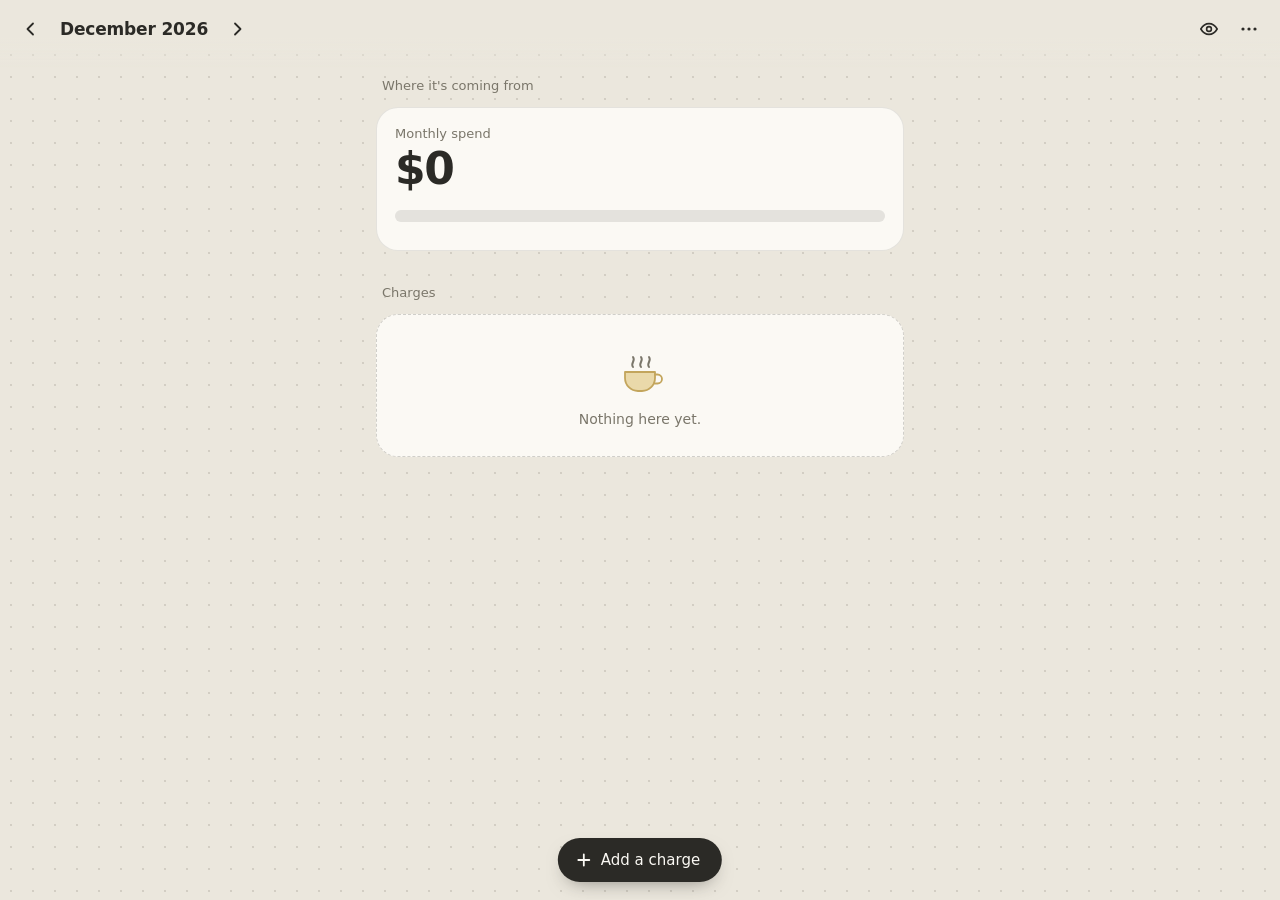
<file: expenses/index.html>
<!doctype html>
<html lang="en">
<head>
<meta charset="utf-8">
<meta name="viewport" content="width=device-width, initial-scale=1, viewport-fit=cover">
<meta name="robots" content="noindex, nofollow">
<meta name="referrer" content="no-referrer">
<!-- A notebook, not a bank: nothing in this page is allowed to talk to the network (connect-src 'none'),
     so what you write down can only ever live in this browser. -->
<meta http-equiv="Content-Security-Policy" content="default-src 'none'; script-src 'unsafe-inline'; style-src 'unsafe-inline' https://fonts.googleapis.com; font-src https://fonts.gstatic.com; img-src data:; connect-src 'none'; form-action 'none'; base-uri 'none'">
<title>Tally</title>
<link rel="preconnect" href="https://fonts.googleapis.com">
<link href="https://fonts.googleapis.com/css2?family=Instrument+Sans:wght@400;500;600&display=swap" rel="stylesheet">
<style>
  :root{
    --canvas:#EBE7DD;
    --dot:rgba(43,38,28,.13);
    --ink:#2B2A26;
    --muted:#7A766A;
    --surface:#FBF9F4;
    --line:rgba(43,42,38,.11);
    --accent:#2B6C76;
    --honey:#EAD9AA;
    --honey-edge:#C3A55C;
    --danger:#A2463B;
    --good:#8FB98A;
    --good-edge:#5C8659;
    --good-soft:rgba(143,185,138,.2);
    --short:#B4793F;
    --spring:cubic-bezier(.34,1.32,.5,1);
    --soft:cubic-bezier(.3,.9,.25,1);
    --font:"Instrument Sans", ui-sans-serif, system-ui, -apple-system, "Segoe UI", sans-serif;
  }
  *{box-sizing:border-box}
  html{background:var(--canvas)}
  body{margin:0;min-height:100%;color:var(--ink);font-family:var(--font);-webkit-font-smoothing:antialiased;
    overscroll-behavior-y:none;-webkit-tap-highlight-color:transparent}
  button{font:inherit;color:inherit}
  [hidden]{display:none !important}
  #canvas{position:fixed;inset:0;z-index:-1;background:var(--canvas);
    background-image:radial-gradient(var(--dot) 1px, transparent 1.3px);background-size:22px 22px}

  /* ---- header ---- */
  header{position:fixed;top:0;left:0;right:0;z-index:20;display:flex;align-items:center;justify-content:space-between;
    padding:calc(10px + env(safe-area-inset-top)) 12px 20px;pointer-events:none;
    background:linear-gradient(var(--canvas) 55%, rgba(235,231,221,0))}
  .monthnav,.tools{display:flex;align-items:center;gap:2px;pointer-events:auto}
  .icon-btn{width:38px;height:38px;border-radius:12px;border:0;background:transparent;display:grid;place-items:center;cursor:pointer;
    transition:background .15s, transform .18s var(--spring)}
  .icon-btn:hover{background:var(--line)}
  .icon-btn:active{background:var(--line);transform:scale(.88)}
  .monthname{border:0;background:transparent;font-size:17px;font-weight:600;letter-spacing:-.01em;padding:8px 8px;border-radius:10px;cursor:pointer;
    min-width:136px;text-align:center;overflow:hidden;white-space:nowrap}
  .monthname span{display:inline-block}
  @keyframes nameN{from{opacity:0;transform:translateX(14px)}to{opacity:1;transform:none}}
  @keyframes nameP{from{opacity:0;transform:translateX(-14px)}to{opacity:1;transform:none}}
  .monthname.n span{animation:nameN .34s var(--spring)}
  .monthname.p span{animation:nameP .34s var(--spring)}
  .icon-btn:focus-visible,.monthname:focus-visible,#add:focus-visible,.btn:focus-visible,.chip:focus-visible,
  .crow:focus-visible,.grow:focus-visible,.sortbtn:focus-visible{outline:2px solid var(--accent);outline-offset:2px}
  #eye .shut{display:none}
  body.hide #eye .open{display:none}
  body.hide #eye .shut{display:block}

  /* ---- page ---- */
  #page{width:min(100%,560px);margin:0 auto;padding:calc(68px + env(safe-area-inset-top)) 16px calc(130px + env(safe-area-inset-bottom))}
  .flabel{display:flex;align-items:center;justify-content:space-between;margin:28px 6px 9px;font-size:13px;color:var(--muted);min-height:26px}
  .flabel:first-child{margin-top:4px}
  .flabel button{border:0;background:transparent;font-size:13px;color:var(--accent);cursor:pointer;padding:2px 6px;border-radius:8px;transition:transform .18s var(--spring)}
  .flabel button:active{transform:scale(.94)}
  .flabel button[hidden]{display:none}
  .frame{background:var(--surface);border:1px solid var(--line);border-radius:22px;padding:18px 18px 16px}
  @keyframes rise{from{opacity:0;transform:translateY(16px) scale(.985)}to{opacity:1;transform:none}}
  .settle{animation:rise .7s var(--spring) both;animation-delay:calc(var(--i, 0) * 80ms)}
  @keyframes slideN{from{opacity:0;transform:translateX(22px)}to{opacity:1;transform:none}}
  @keyframes slideP{from{opacity:0;transform:translateX(-22px)}to{opacity:1;transform:none}}
  .swap-n .swapme{animation:slideN .45s var(--spring)}
  .swap-p .swapme{animation:slideP .45s var(--spring)}

  /* ---- overview ---- */
  .lbl{font-size:13px;color:var(--muted);margin-bottom:2px}
  .bignum{position:relative;display:flex;align-items:baseline;gap:10px}
  .bignum .of{font-size:18px;color:var(--muted);font-variant-numeric:tabular-nums;display:inline-block}
  #spent{font-size:44px;font-weight:600;letter-spacing:-.03em;font-variant-numeric:tabular-nums;display:inline-block;transform-origin:left bottom}
  .subline{margin:2px 0 0;font-size:14px;color:var(--muted);min-height:20px}
  .subline b{font-weight:500;color:var(--short)}
  .yearline{margin:2px 0 0;font-size:13px;color:var(--muted);min-height:18px;font-variant-numeric:tabular-nums}
  .subline:empty,.yearline:empty{display:none}
  .stack{display:flex;height:12px;border-radius:999px;background:var(--line);overflow:hidden;margin:16px 0 12px}
  .seg{height:100%;width:0;border-right:1.5px solid var(--surface);transition:width .8s var(--soft)}
  .seg:last-child{border-right:0}
  .grow{display:grid;grid-template-columns:14px 1fr auto;align-items:center;column-gap:10px;row-gap:5px;border:0;background:transparent;text-align:left;cursor:pointer;
    padding:7px 8px;margin:0 -8px;border-radius:12px;width:calc(100% + 16px);
    transition:background .15s, transform .2s var(--spring), opacity .25s}
  .grow:hover{background:rgba(43,42,38,.045)}
  .grow:active{transform:scale(.985)}
  .grow.on{background:var(--cb)}
  .grow.dim{opacity:.4}
  .cdot{width:12px;height:12px;border-radius:50%;background:var(--cb);border:1.5px solid var(--ce)}
  .cname{font-size:15px;font-weight:500;white-space:nowrap;overflow:hidden;text-overflow:ellipsis}
  .cname small{font-size:12px;font-weight:400;color:var(--muted);margin-left:6px}
  .camt{font-size:15px;font-variant-numeric:tabular-nums;font-weight:500}
  .ctrack{grid-column:2 / 4;position:relative;height:5px;border-radius:999px;background:var(--line);overflow:hidden}
  .ctrack span{position:absolute;left:0;top:0;bottom:0;width:0;border-radius:999px;background:var(--ce);transition:width .8s var(--soft)}
  .ctrack .e{opacity:.32}
  /* ---- the list ---- */
  .sortbar{position:relative;display:flex;background:var(--line);border-radius:12px;padding:3px;margin-bottom:12px}
  .sortthumb{position:absolute;top:3px;bottom:3px;left:3px;width:calc((100% - 6px) / 3);border-radius:9px;background:var(--surface);
    box-shadow:0 1px 3px rgba(43,42,38,.14);transform:translateX(calc(var(--k, 0) * 100%));transition:transform .4s var(--spring)}
  .sortbtn{position:relative;flex:1;border:0;background:transparent;padding:8px 0;font-size:13.5px;font-weight:500;color:var(--muted);cursor:pointer;border-radius:9px;
    transition:color .2s, transform .18s var(--spring)}
  .sortbtn.on{color:var(--ink)}
  .sortbtn:active{transform:scale(.95)}
  .crow{position:relative;display:grid;grid-template-columns:14px 1fr auto 30px;align-items:center;gap:12px;margin-bottom:8px;padding:12px 10px 12px 14px;
    background:var(--surface);border:1px solid var(--line);border-radius:18px;overflow:hidden;cursor:pointer;user-select:none;-webkit-user-select:none;
    transition:transform .22s var(--spring), box-shadow .2s, opacity .25s}
  .crow>*{position:relative;z-index:1}
  .crow .wash{position:absolute;inset:0;z-index:0;background:var(--cb);opacity:.75;transform:scaleX(0);transform-origin:left;transition:transform .9s var(--soft)}
  .crow.landed .wash{transform:scaleX(1)}
  .crow:hover{transform:translateY(-2px);box-shadow:0 12px 22px -16px rgba(43,42,38,.5)}
  .crow:active{transform:scale(.985)}
  .crow.dim{opacity:.38}
  .cinfo{display:flex;flex-direction:column;min-width:0}
  .cn1{font-size:15.5px;font-weight:500;white-space:nowrap;overflow:hidden;text-overflow:ellipsis}
  .cn2{font-size:12.5px;color:var(--muted);white-space:nowrap;overflow:hidden;text-overflow:ellipsis}
  .crow.late .cn2{color:var(--short)}
  .crow.landed .cn2{color:var(--good-edge);font-weight:500}
  .cam{font-size:18px;font-weight:600;letter-spacing:-.01em;font-variant-numeric:tabular-nums;display:inline-block}
  .check{width:26px;height:26px;border-radius:50%;display:grid;place-items:center;cursor:pointer;
    background:var(--good-soft);border:1px solid rgba(92,134,89,.35);color:var(--good-edge);padding:0;position:relative;
    transition:transform .2s var(--spring), background .18s, border-color .18s, color .18s}
  .check svg{width:14px;height:14px;display:block;opacity:.55;transition:opacity .2s}
  .check:hover{transform:scale(1.12) rotate(-6deg);background:var(--good);border-color:var(--good-edge);color:#fff}
  .check:hover svg{opacity:1}
  .check:active{transform:scale(.88)}
  .crow.landed .check{background:var(--good-edge);border-color:var(--good-edge);color:#fff}
  .crow.landed .check svg{opacity:1}
  @keyframes squish{0%{transform:scale(1,1)}28%{transform:scale(1.025,.94)}58%{transform:scale(.99,1.02)}100%{transform:scale(1,1)}}
  .crow.celebrate{animation:squish .62s var(--soft)}
  @keyframes ring{0%{opacity:.75;transform:scale(1)}100%{opacity:0;transform:scale(2.6)}}
  .crow.celebrate .check::after{content:"";position:absolute;inset:-1px;border-radius:50%;border:2px solid var(--good-edge);animation:ring .6s ease-out}
  @keyframes popIn{
    0%{opacity:0;transform:scale(.6) translateY(14px) rotate(-3deg)}
    50%{opacity:1;transform:scale(1.05) translateY(-3px) rotate(1deg)}
    76%{transform:scale(.99) translateY(1px)}
    100%{opacity:1;transform:none}
  }
  @keyframes poof{to{opacity:0;transform:scale(.8) translateY(8px) rotate(2deg)}}
  .crow.poof{animation:poof .26s ease-in forwards;pointer-events:none}
  .list-note{margin:12px 6px 0;font-size:13px;color:var(--muted);line-height:1.45}
  .empty{text-align:center;padding:30px 24px 26px;margin-bottom:10px;color:var(--muted);font-size:14px;line-height:1.5;background:var(--surface);
    border:1px dashed rgba(43,42,38,.2);border-radius:22px}
  .empty[hidden]{display:none}
  .empty svg{display:block;margin:0 auto 10px;overflow:visible}
  @keyframes steam{0%{opacity:0;transform:translateY(6px) scaleY(.8)}35%{opacity:.7}100%{opacity:0;transform:translateY(-12px) scaleY(1.15)}}
  .steam{fill:none;stroke:var(--muted);stroke-width:2;stroke-linecap:round;animation:steam 3.4s ease-in-out infinite;transform-box:fill-box;transform-origin:center bottom}
  .steam.s2{animation-delay:1.1s}.steam.s3{animation-delay:2.2s}

  /* ---- floating bits ---- */
  @keyframes bump{0%{transform:scale(1)}38%{transform:scale(1.1) translateY(-2px)}100%{transform:scale(1)}}
  .bumped{animation:bump .46s var(--spring)}
  @keyframes floatUp{
    0%{opacity:0;transform:translate(-50%,4px) scale(.85)}
    22%{opacity:1;transform:translate(-50%,-6px) scale(1.04)}
    100%{opacity:0;transform:translate(-50%,-36px) scale(.96)}
  }
  .floaty{position:absolute;left:50%;top:30%;z-index:8;pointer-events:none;font-size:14px;font-weight:600;font-variant-numeric:tabular-nums;
    color:var(--good-edge);white-space:nowrap;animation:floatUp 1.1s cubic-bezier(.25,.8,.3,1) forwards}

  /* ---- dock ---- */
  #dock{position:fixed;left:50%;bottom:calc(18px + env(safe-area-inset-bottom));transform:translateX(-50%);z-index:20;display:flex;align-items:center;gap:10px}
  #add{display:flex;align-items:center;gap:8px;padding:13px 22px 13px 17px;border:0;border-radius:999px;background:var(--ink);color:var(--surface);
    font-size:15px;font-weight:500;cursor:pointer;box-shadow:0 8px 20px -10px rgba(43,42,38,.6);white-space:nowrap;
    transition:transform .22s var(--spring), box-shadow .2s}
  #add:hover{transform:translateY(-2px);box-shadow:0 12px 24px -10px rgba(43,42,38,.6)}
  #add:active{transform:translateY(0) scale(.95)}
  #add svg{transition:transform .35s var(--spring)}
  #add:hover svg{transform:rotate(90deg)}

  /* ---- sheet ---- */
  #backdrop{position:fixed;inset:0;z-index:30;background:rgba(43,42,38,.28);opacity:0;pointer-events:none;transition:opacity .25s}
  #backdrop.open{opacity:1;pointer-events:auto}
  #sheet{position:fixed;left:50%;bottom:0;z-index:31;width:min(100%,480px);transform:translate(-50%,105%);visibility:hidden;
    background:var(--surface);border-radius:22px 22px 0 0;padding:10px 20px calc(20px + env(safe-area-inset-bottom));
    transition:transform .38s var(--spring), visibility 0s .38s;max-height:90vh;overflow-y:auto}
  #sheet.open{transform:translate(-50%,0);visibility:visible;transition:transform .38s var(--spring), visibility 0s}
  .grab{width:36px;height:4px;border-radius:4px;background:var(--line);margin:0 auto 14px}
  #sheet h2{margin:0;font-size:19px;font-weight:600;letter-spacing:-.01em}
  .sub{margin:4px 0 0;font-size:14px;color:var(--muted)}
  .section{margin:20px 0 8px;font-size:13px;color:var(--muted)}
  .name-input{width:100%;border:0;border-bottom:1.5px solid var(--line);background:transparent;font:600 19px var(--font);color:var(--ink);padding:4px 0 8px;outline:none;border-radius:0}
  .name-input:focus{border-bottom-color:var(--accent)}
  .amount-field{display:flex;align-items:baseline;gap:4px;margin-top:18px;border-bottom:1.5px solid var(--line);padding-bottom:6px}
  .amount-field:focus-within{border-bottom-color:var(--accent)}
  .amount-field span{font-size:30px;font-weight:500;color:var(--muted)}
  .amount-field input{flex:1;min-width:0;border:0;background:transparent;outline:none;font:600 40px var(--font);letter-spacing:-.02em;color:var(--ink);font-variant-numeric:tabular-nums;padding:0}
  .amount-field.small{margin-top:10px}
  .amount-field.small span{font-size:22px}
  .amount-field.small input{font-size:28px}
  .chips{display:flex;flex-wrap:wrap;gap:8px;margin-top:10px}
  .chip{padding:7px 12px;border-radius:999px;border:1px solid var(--line);background:transparent;font-size:14px;cursor:pointer;display:inline-flex;align-items:center;gap:7px;
    transition:transform .18s var(--spring), background .15s, border-color .15s}
  .chip:hover{transform:translateY(-1px)}
  .chip:active{background:var(--line);transform:scale(.95)}
  .chip i{width:10px;height:10px;border-radius:50%;background:var(--cb);border:1.5px solid var(--ce)}
  .chip.on{background:var(--cb, var(--good-soft));border-color:var(--ce, rgba(92,134,89,.55));font-weight:500}
  .chip.tog.on{background:var(--good-soft);border-color:rgba(92,134,89,.55);color:var(--good-edge)}
  .num{font:500 16px var(--font);color:var(--ink);border:1.5px solid var(--line);border-radius:12px;padding:10px 12px;background:transparent;outline:none;width:100%}
  .num:focus{border-color:var(--accent)}
  .err{min-height:18px;margin:10px 0 8px;font-size:13px;color:var(--danger)}
  .row{display:flex;gap:10px}
  .btn{flex:1;height:50px;border-radius:14px;border:0;font-size:16px;font-weight:600;cursor:pointer;transition:transform .18s var(--spring), filter .15s}
  .btn:active{transform:scale(.97)}
  .btn.primary{background:var(--accent);color:#fff}
  .btn.ghost{background:transparent;border:1px solid var(--line)}
  .btn.good{background:transparent;border:1px solid rgba(92,134,89,.5);color:var(--good-edge)}
  .btn.danger{background:transparent;border:1px solid var(--line);color:var(--danger)}
  .btn:disabled{opacity:.4;cursor:default;transform:none}
  .note-line{margin:12px 0 0;font-size:13px;color:var(--muted);line-height:1.45}

  /* ---- toast ---- */
  #toast{position:fixed;left:50%;bottom:calc(86px + env(safe-area-inset-bottom));z-index:40;transform:translate(-50%,14px) scale(.96);opacity:0;
    display:flex;align-items:center;gap:16px;padding:10px 10px 10px 16px;border-radius:14px;background:var(--ink);color:var(--surface);
    font-size:14px;pointer-events:none;transition:opacity .22s, transform .32s var(--spring);white-space:nowrap;max-width:calc(100% - 32px)}
  #toast.show{opacity:1;transform:translate(-50%,0) scale(1);pointer-events:auto}
  #toast span{overflow:hidden;text-overflow:ellipsis}
  #toast button{border:0;background:rgba(255,255,255,.1);color:#A8D6DB;font-weight:600;padding:6px 12px;border-radius:9px;cursor:pointer;transition:transform .18s var(--spring), background .15s}
  #toast button:hover{background:rgba(255,255,255,.18)}
  #toast button:active{transform:scale(.94)}

  @media (prefers-reduced-motion: reduce){ *{transition:none !important;animation:none !important} }

  /* ---- "leave this page?" — shown when Back is pressed ---- */
  #leaveBack{position:fixed;inset:0;z-index:60;background:rgba(30,30,28,.3);opacity:0;pointer-events:none;transition:opacity .25s}
  #leaveBack.open{opacity:1;pointer-events:auto}
  #leave{position:fixed;left:50%;top:50%;z-index:61;width:min(calc(100% - 40px),340px);padding:22px 20px 18px;border-radius:22px;background:var(--surface);color:var(--ink);
    font-family:var(--font);box-shadow:0 24px 60px -20px rgba(0,0,0,.45);transform:translate(-50%,-46%) scale(.92);opacity:0;visibility:hidden;
    transition:transform .38s var(--spring), opacity .22s, visibility 0s .38s}
  #leave.open{transform:translate(-50%,-50%) scale(1);opacity:1;visibility:visible;transition:transform .38s var(--spring), opacity .22s, visibility 0s}
  #leave h2{margin:0;font-size:19px;font-weight:600;letter-spacing:-.01em}
  #leave p{margin:6px 0 18px;font-size:14px;line-height:1.45;color:var(--muted)}
  #leave .lvrow{display:flex;gap:10px}
  #leave button{flex:1;height:46px;border-radius:14px;font:600 15px var(--font);cursor:pointer;transition:transform .18s var(--spring)}
  #leave button:active{transform:scale(.97)}
  #leave button:focus-visible{outline:2px solid var(--accent);outline-offset:2px}
  #leaveGo{border:1px solid var(--line);background:transparent;color:var(--ink)}
  #leaveStay{border:0;background:var(--accent);color:#fff}
</style>
</head>
<body>
<div id="canvas"></div>

<header>
  <div class="monthnav">
    <button class="icon-btn" id="prev" aria-label="Previous month">
      <svg width="18" height="18" viewBox="0 0 18 18" fill="none" stroke="var(--ink)" stroke-width="1.8" stroke-linecap="round" stroke-linejoin="round"><path d="M11 3.5L5.5 9l5.5 5.5"/></svg>
    </button>
    <button class="monthname" id="monthBtn" aria-label="Jump to this month"><span id="monthTxt"></span></button>
    <button class="icon-btn" id="next" aria-label="Next month">
      <svg width="18" height="18" viewBox="0 0 18 18" fill="none" stroke="var(--ink)" stroke-width="1.8" stroke-linecap="round" stroke-linejoin="round"><path d="M7 3.5L12.5 9 7 14.5"/></svg>
    </button>
  </div>
  <div class="tools">
    <button class="icon-btn" id="eye" aria-label="Hide or show amounts" title="Hide amounts">
      <svg class="open" width="20" height="20" viewBox="0 0 20 20" fill="none" stroke="var(--ink)" stroke-width="1.6" stroke-linecap="round" stroke-linejoin="round"><path d="M1.8 10S5 4.6 10 4.6 18.2 10 18.2 10 15 15.4 10 15.4 1.8 10 1.8 10z"/><circle cx="10" cy="10" r="2.4"/></svg>
      <svg class="shut" width="20" height="20" viewBox="0 0 20 20" fill="none" stroke="var(--ink)" stroke-width="1.6" stroke-linecap="round" stroke-linejoin="round"><path d="M2.5 11.5C4 13.4 6.6 15 10 15s6-1.6 7.5-3.5M6 14l-1.2 1.8M10 15.2V17M14 14l1.2 1.8"/></svg>
    </button>
    <button class="icon-btn" id="menu" aria-label="Options">
      <svg width="20" height="20" viewBox="0 0 20 20" fill="var(--ink)"><circle cx="4" cy="10" r="1.6"/><circle cx="10" cy="10" r="1.6"/><circle cx="16" cy="10" r="1.6"/></svg>
    </button>
  </div>
</header>

<main id="page">
  <div class="flabel settle" style="--i:0"><span>Where it's coming from</span><button id="clearFilter" hidden>Show all</button></div>
  <section class="frame settle" id="overview" style="--i:1">
    <div class="swapme">
      <div class="lbl">Monthly spend</div>
      <div class="bignum"><span id="spent">$0</span><span class="of" id="of"></span></div>
      <p class="subline" id="subline"></p>
      <p class="yearline" id="yearline"></p>
      <div class="stack" id="stack" aria-hidden="true"></div>
      <div id="groups"></div>
    </div>
  </section>

  <div class="flabel settle" style="--i:2"><span>Charges</span></div>
  <section class="settle" style="--i:3">
    <div class="sortbar" id="sortbar" role="group" aria-label="Sort charges">
      <div class="sortthumb"></div>
      <button class="sortbtn" data-sort="day">Day</button>
      <button class="sortbtn" data-sort="amount">Amount</button>
      <button class="sortbtn" data-sort="name">Source</button>
    </div>
    <div class="empty" id="empty" hidden>
      <svg width="54" height="54" viewBox="0 0 54 54" fill="none" aria-hidden="true">
        <path class="steam" d="M20 22c-3-4 3-6 0-10"/><path class="steam s2" d="M28 22c-3-4 3-6 0-10"/><path class="steam s3" d="M36 22c-3-4 3-6 0-10"/>
        <path d="M12 27h30v6a13 13 0 0 1-13 13h-4A13 13 0 0 1 12 33z" fill="var(--honey)" stroke="var(--honey-edge)" stroke-width="1.8" stroke-linejoin="round"/>
        <path d="M42 29.5h2.5a4.5 4.5 0 0 1 0 9H41" stroke="var(--honey-edge)" stroke-width="1.8" stroke-linecap="round"/>
      </svg>
      Nothing here yet.
    </div>
    <div id="list" class="swapme"></div>
  </section>
  <p class="list-note settle" style="--i:4" id="listNote"></p>
</main>

<div id="dock">
  <button id="add"><svg width="18" height="18" viewBox="0 0 18 18" stroke="currentColor" stroke-width="1.8" stroke-linecap="round"><path d="M9 3.5v11M3.5 9h11"/></svg>Add a charge</button>
</div>

<div id="backdrop"></div>
<div id="sheet" role="dialog" aria-modal="true"></div>
<div id="toast" role="status"><span id="toastMsg"></span><button id="toastUndo">Undo</button></div>
<input type="file" id="restoreFile" accept="application/json,.json" hidden>

<div id="leaveBack"></div>
<div id="leave" role="alertdialog" aria-modal="true" aria-labelledby="leaveT" aria-describedby="leaveD">
  <h2 id="leaveT">Leave this page?</h2>
  <p id="leaveD">What you've entered is saved in this browser.</p>
  <div class="lvrow"><button type="button" id="leaveGo">Leave</button><button type="button" id="leaveStay">Stay</button></div>
</div>

<script>
const $ = s => document.querySelector(s);
const esc = s => String(s).replace(/[&<>"']/g, c => ({'&':'&amp;','<':'&lt;','>':'&gt;','"':'&quot;',"'":'&#39;'}[c]));
const fmtFull = new Intl.NumberFormat('en-US',{style:'currency',currency:'USD'});
const fmtWhole = new Intl.NumberFormat('en-US',{style:'currency',currency:'USD',maximumFractionDigits:0});
const MAXC = 9999999999;
let state;
// With amounts hidden, every number in the page (toasts included) turns into dots.
const money = c => state && state.hide ? '$•••' : (c % 100 === 0 ? fmtWhole : fmtFull).format(c / 100);
const parseCents = s => { const n = parseFloat(String(s).replace(/[^0-9.]/g,'')); const c = isFinite(n) ? Math.round(n*100) : 0; return c > MAXC ? 0 : c; };
const reduced = matchMedia('(prefers-reduced-motion: reduce)').matches;

/* ---------- sources get a colour the first time you use them, and keep it ---------- */
const PAL = [
  {bg:'#CFDFEE', edge:'#7BA0C2'}, {bg:'#F3D3C2', edge:'#C98C6B'}, {bg:'#E6D4E8', edge:'#A57FAB'}, {bg:'#CDE6CE', edge:'#7FAE7C'},
  {bg:'#F6E7A8', edge:'#C3A55C'}, {bg:'#F0CBD5', edge:'#C47D91'}, {bg:'#C8E3E0', edge:'#6FA8A1'}, {bg:'#E3D2BD', edge:'#B08E64'}
];
const NEUTRAL = {bg:'#DDD8CB', edge:'#9A9484'};
const gkey = g => String(g || '').toLowerCase();
function colorOf(group){
  const k = gkey(group);
  if (!k) return NEUTRAL;
  if (!(k in state.gc)) state.gc[k] = Object.keys(state.gc).length % PAL.length;
  return PAL[state.gc[k]];
}

/* ---------- dates ---------- */
const p2 = n => String(n).padStart(2, '0');
const todayKey = () => { const d = new Date(); return `${d.getFullYear()}-${p2(d.getMonth()+1)}-${p2(d.getDate())}`; };
const curYm = () => todayKey().slice(0, 7);
const ymAdd = (ym, n) => { const [y, m] = ym.split('-').map(Number); const d = new Date(y, m - 1 + n, 1); return `${d.getFullYear()}-${p2(d.getMonth()+1)}`; };
const daysIn = ym => { const [y, m] = ym.split('-').map(Number); return new Date(y, m, 0).getDate(); };
const monthLabel = ym => { const [y, m] = ym.split('-').map(Number); return new Date(y, m-1, 1).toLocaleDateString('en-US',{month:'long',year:'numeric'}); };
const monthShort = ym => { const [y, m] = ym.split('-').map(Number); return new Date(y, m-1, 1).toLocaleDateString('en-US',{month:'long'}); };
const ord = n => { const s = ['th','st','nd','rd'], v = n % 100; return n + (s[(v - 20) % 10] || s[v] || s[0]); };

/* ---------- state ---------- */
const KEY = 'tally-notebook-v1';
const view = {ym: curYm(), group: null};
const born = new Set();

// Everything that comes in (storage, a restored backup) is rebuilt field by field,
// so a mangled save can't put anything odd into the page.
function clean(raw){
  const st = {recurring:[], landed:{}, gc:{}, sort:'day', nextId:1, hide:false};
  if (!raw || typeof raw !== 'object') return st;
  const okC = c => Number.isInteger(c) && c > 0 && c <= MAXC;
  const str = (s, n) => String(s == null ? '' : s).replace(/\s+/g, ' ').trim().slice(0, n);
  const ids = new Set();
  const mk = id => { id = String(id || ''); if (!/^r\d+$/.test(id) || ids.has(id)) id = 'r' + (st.nextId++); ids.add(id); const n = parseInt(id.slice(1)); if (n >= st.nextId) st.nextId = n + 1; return id; };
  if (raw.gc && typeof raw.gc === 'object') Object.keys(raw.gc).forEach(k => { const v = raw.gc[k]; if (Number.isInteger(v) && v >= 0 && v < PAL.length) st.gc[k.toLowerCase().slice(0, 30)] = v; });
  (Array.isArray(raw.recurring) ? raw.recurring : []).forEach(r => {
    if (!r || !okC(r.cents)) return;
    const rec = {id:mk(r.id), name:str(r.group || r.name, 30) || 'Charge', cents:r.cents,
                 day:Math.min(31, Math.max(1, parseInt(r.day) || 1)), start:/^\d{4}-\d{2}$/.test(r.start) ? r.start : curYm()};
    if (/^\d{4}-\d{2}$/.test(r.end)) rec.end = r.end;
    st.recurring.push(rec);
  });
  if (raw.landed && typeof raw.landed === 'object') Object.keys(raw.landed).forEach(ym => {
    if (!/^\d{4}-\d{2}$/.test(ym) || !raw.landed[ym] || typeof raw.landed[ym] !== 'object') return;
    st.recurring.forEach(r => { const v = raw.landed[ym][r.id]; if (v) (st.landed[ym] = st.landed[ym] || {})[r.id] = {c: okC(v.c) ? v.c : r.cents}; });
  });
  st.sort = raw.sort === 'group' ? 'name' : (['day','amount','name'].includes(raw.sort) ? raw.sort : 'day');
  st.hide = raw.hide === true;
  return st;
}
let saveT;
function save(){ clearTimeout(saveT); saveT = setTimeout(flushSave, 250); }
function flushSave(){ clearTimeout(saveT); try { localStorage.setItem(KEY, JSON.stringify(state)); } catch(e){} }
document.addEventListener('visibilitychange', () => { if (document.hidden && state) flushSave(); });
window.addEventListener('pagehide', () => state && flushSave());
function load(){ try { const r = localStorage.getItem(KEY); return r ? JSON.parse(r) : null; } catch(e){ return null; } }

/* ---------- the numbers ---------- */
const recById = id => state.recurring.find(r => r.id === id);
const recActive = (r, ym) => ym >= r.start && (!r.end || ym <= r.end);
const landedOf = (r, ym) => state.landed[ym] && state.landed[ym][r.id];
const recAmount = (r, ym) => { const l = landedOf(r, ym); return l ? l.c : r.cents; };
function summary(ym){
  const map = new Map();
  let landed = 0, expected = 0, yearly = 0, n = 0;
  state.recurring.forEach(r => {
    if (!recActive(r, ym)) return;
    n++;
    const amt = recAmount(r, ym), isL = !!landedOf(r, ym), k = gkey(r.name);
    let g = map.get(k);
    if (!g){ g = {key:k, name:r.name, exp:0, landed:0, n:0}; map.set(k, g); }
    g.exp += amt; g.n++; expected += amt; yearly += r.cents * 12;
    if (isL){ g.landed += amt; landed += amt; }
  });
  const groups = [...map.values()].sort((a, b) => b.exp - a.exp || a.name.localeCompare(b.name));
  return {groups, landed, expected, due: expected - landed, yearly, n};
}
const allSources = () => {
  const seen = new Set(), out = [];
  state.recurring.forEach(r => { const k = gkey(r.name); if (!seen.has(k)){ seen.add(k); out.push(r.name); } });
  return out;
};

/* ---------- small motion helpers ---------- */
function bump(el){ el.classList.remove('bumped'); void el.offsetWidth; el.classList.add('bumped'); }
function floaty(el, text){
  if (!el) return;
  const f = document.createElement('span');
  f.className = 'floaty'; f.textContent = text;
  el.appendChild(f);
  setTimeout(() => f.remove(), 1150);
}
// The big number counts up (or down) to its new value, like a tally being kept.
function tween(el, to){
  const from = el._v == null ? 0 : el._v;
  el._v = to;
  cancelAnimationFrame(el._r);
  if (from === to || reduced || state.hide){ el.textContent = money(to); if (from !== to) bump(el); return; }
  const t0 = performance.now(), D = 560;
  const step = t => {
    const k = Math.min(1, (t - t0) / D), e = 1 - Math.pow(1 - k, 3);
    el.textContent = k < 1 ? money(Math.round((from + (to - from) * e) / 100) * 100) : money(to);
    if (k < 1) el._r = requestAnimationFrame(step);
  };
  el._r = requestAnimationFrame(step);
  bump(el);
}
function setText(el, txt){ if (el.textContent === txt) return; el.textContent = txt; bump(el); }

/* ---------- render: overview ---------- */
const stack = $('#stack'), groupsBox = $('#groups'), segNodes = {}, gNodes = {};
function renderOverview(S){
  tween($('#spent'), S.landed);
  $('#of').textContent = S.n ? `of ${money(S.expected)}` : '';
  const sub = $('#subline');
  sub.innerHTML = !S.n ? '' : S.due ? `<b>${esc(money(S.due))} still on the way</b>` : 'Everything has come through';
  $('#yearline').textContent = S.n ? `About ${money(S.yearly)} a year` : '';

  const keys = S.groups.map(g => g.key);
  Object.keys(gNodes).forEach(k => { if (!keys.includes(k)){ gNodes[k].remove(); delete gNodes[k]; segNodes[k].remove(); delete segNodes[k]; } });
  let sref = stack.firstElementChild, gref = groupsBox.querySelector('.grow');
  S.groups.forEach(g => {
    const col = colorOf(g.name);
    let r = gNodes[g.key], s = segNodes[g.key];
    if (!r){
      s = document.createElement('div'); s.className = 'seg';
      r = document.createElement('button'); r.type = 'button'; r.className = 'grow';
      r.innerHTML = '<span class="cdot"></span><span class="cname"></span><span class="camt"></span><span class="ctrack"><span class="e"></span><span class="l"></span></span>';
      r.onclick = () => { view.group = view.group === g.key ? null : g.key; render(); };
      gNodes[g.key] = r; segNodes[g.key] = s;
    }
    s.style.background = col.edge; s.style.opacity = '.85';
    s.style.width = (S.expected ? g.exp / S.expected * 100 : 0) + '%';
    r.style.setProperty('--cb', col.bg); r.style.setProperty('--ce', col.edge);
    r.querySelector('.cname').innerHTML = esc(g.name) + `<small>${g.n} ${g.n === 1 ? 'charge' : 'charges'}</small>`;
    setText(r.querySelector('.camt'), money(g.exp));
    r.querySelector('.ctrack .e').style.width = (S.expected ? g.exp / S.expected * 100 : 0) + '%';
    r.querySelector('.ctrack .l').style.width = (S.expected ? g.landed / S.expected * 100 : 0) + '%';
    r.classList.toggle('on', view.group === g.key);
    r.classList.toggle('dim', view.group !== null && view.group !== g.key);
    r.setAttribute('aria-pressed', view.group === g.key ? 'true' : 'false');
    if (s !== sref) stack.insertBefore(s, sref); else sref = sref.nextElementSibling;
    if (r !== gref) groupsBox.insertBefore(r, gref); else gref = gref.nextElementSibling;
  });
}

/* ---------- render: the list ---------- */
const list = $('#list'), rowNodes = {};
function makeRow(r){
  const el = document.createElement('div');
  el.className = 'crow'; el.tabIndex = 0; el.setAttribute('role', 'button'); el.dataset.id = r.id;
  el.innerHTML = '<div class="wash"></div><span class="cdot"></span>'
    + '<span class="cinfo"><span class="cn1"></span><span class="cn2"></span></span><span class="cam"></span>'
    + '<button class="check" type="button"><svg viewBox="0 0 14 14" fill="none" stroke="currentColor" stroke-width="2.2" stroke-linecap="round" stroke-linejoin="round"><path d="M2.5 7.4l3 3 6-6.4"/></svg></button>';
  el.addEventListener('click', () => openCharge(r.id));
  el.addEventListener('keydown', e => { if ((e.key === 'Enter' || e.key === ' ') && e.target === el){ e.preventDefault(); openCharge(r.id); } });
  el.querySelector('.check').addEventListener('click', e => { e.stopPropagation(); setLanded(r.id, !landedOf(recById(r.id), view.ym)); });
  rowNodes[r.id] = el;
  if (born.delete(r.id)){
    el.style.animation = 'popIn .62s var(--spring) both';
    el.addEventListener('animationend', () => el.style.animation = '', {once:true});
  }
  return el;
}
function updateRow(el, r){
  const ym = view.ym, landed = !!landedOf(r, ym), col = colorOf(r.name), day = Math.min(r.day, daysIn(ym));
  const late = !landed && ym === curYm() && day < new Date().getDate();
  el.style.setProperty('--cb', col.bg); el.style.setProperty('--ce', col.edge);
  el.classList.toggle('landed', landed);
  el.classList.toggle('late', late);
  el.classList.toggle('dim', view.group !== null && view.group !== gkey(r.name));
  el.querySelector('.cn1').textContent = r.name;
  setText(el.querySelector('.cam'), money(recAmount(r, ym)));
  const when = landed ? 'landed' : late ? `was due the ${ord(day)}` : `the ${ord(day)}`;
  el.querySelector('.cn2').textContent = when;
  el.setAttribute('aria-label', `${r.name}, ${money(recAmount(r, ym))}, ${landed ? 'landed' : 'not landed yet'}`);
  el.querySelector('.check').setAttribute('aria-label', landed ? 'Mark as not landed' : 'Mark as landed');
}
function renderList(S){
  const ym = view.ym, mode = state.sort;
  const recs = state.recurring.filter(r => recActive(r, ym));
  const byAmt = (a, b) => recAmount(b, ym) - recAmount(a, ym) || a.name.localeCompare(b.name);
  const seq = [];
  recs.sort(mode === 'amount' ? byAmt : mode === 'name' ? (a, b) => a.name.localeCompare(b.name) || byAmt(a, b)
      : (a, b) => Math.min(a.day, daysIn(ym)) - Math.min(b.day, daysIn(ym)) || a.name.localeCompare(b.name))
    .forEach(r => seq.push({rec:r}));
  const first = {};
  Object.keys(rowNodes).forEach(id => first[id] = rowNodes[id].getBoundingClientRect().top);
  Object.keys(rowNodes).forEach(id => { if (!recs.some(r => r.id === id)){ rowNodes[id].remove(); delete rowNodes[id]; } });
  let ref = list.firstElementChild;
  seq.forEach(it => {
    const el = rowNodes[it.rec.id] || makeRow(it.rec);
    updateRow(el, it.rec);
    if (el !== ref) list.insertBefore(el, ref); else ref = ref.nextElementSibling;
  });
  // Rows glide to their new places instead of jumping.
  if (!reduced) Object.keys(rowNodes).forEach(id => {
    if (first[id] == null) return;
    const el = rowNodes[id], dy = first[id] - el.getBoundingClientRect().top;
    if (Math.abs(dy) < 2) return;
    clearTimeout(el._ft);
    el.style.transition = 'none'; el.style.transform = `translateY(${dy}px)`;
    void el.offsetWidth;
    el.style.transition = 'transform .55s var(--spring)'; el.style.transform = '';
    el._ft = setTimeout(() => { el.style.transition = ''; }, 600);
  });
  $('#empty').hidden = recs.length > 0;
  $('#sortbar').hidden = recs.length < 2;
  $('#listNote').textContent = recs.length ? 'Tap the check when a charge lands.' : '';
}

function render(){
  document.body.classList.toggle('hide', !!state.hide);
  const S = summary(view.ym);
  if (view.group !== null && !S.groups.some(g => g.key === view.group)) view.group = null;
  renderOverview(S);
  $('#clearFilter').hidden = view.group === null;
  setText($('#monthTxt'), monthLabel(view.ym));
  const k = ['day','amount','name'].indexOf(state.sort);
  $('#sortbar').style.setProperty('--k', k);
  document.querySelectorAll('.sortbtn').forEach(b => { const on = b.dataset.sort === state.sort; b.classList.toggle('on', on); b.setAttribute('aria-pressed', on ? 'true' : 'false'); });
  renderList(S);
}
$('#clearFilter').onclick = () => { view.group = null; render(); };
document.querySelectorAll('.sortbtn').forEach(b => b.onclick = () => { state.sort = b.dataset.sort; render(); save(); });

/* ---------- landing a charge ---------- */
function setLanded(id, on){
  const r = recById(id), ym = view.ym;
  if (!r) return;
  const prev = landedOf(r, ym);
  if (on) (state.landed[ym] = state.landed[ym] || {})[id] = {c: r.cents};
  else if (state.landed[ym]) delete state.landed[ym][id];
  const el = rowNodes[id];
  if (on && el){
    el.classList.remove('celebrate'); void el.offsetWidth; el.classList.add('celebrate');
    el.addEventListener('animationend', () => el.classList.remove('celebrate'), {once:true});
    floaty($('.bignum'), '+' + money(r.cents));
  }
  navigator.vibrate && navigator.vibrate(10);
  render(); save();
  toast(on ? `${r.name} landed — ${money(r.cents)}` : `${r.name} back to “on the way”`, () => {
    if (prev) (state.landed[ym] = state.landed[ym] || {})[id] = prev; else if (state.landed[ym]) delete state.landed[ym][id];
    render(); save();
  });
}

/* ---------- sheets ---------- */
const sheet = $('#sheet'), backdrop = $('#backdrop');
function openSheet(html){
  sheet.innerHTML = '<div class="grab"></div>' + html;
  sheet.scrollTop = 0;
  sheet.classList.add('open'); backdrop.classList.add('open');
}
function closeSheet(){
  sheet.classList.remove('open'); backdrop.classList.remove('open');
  if (document.activeElement && document.activeElement !== document.body) document.activeElement.blur();
}
backdrop.addEventListener('click', closeSheet);
document.addEventListener('keydown', e => { if (e.key === 'Escape') closeSheet(); });

// Things fall away softly, and an undo brings them back.
function exitThen(el, fn){
  if (!el){ fn(); return null; }
  el.classList.add('poof');
  return setTimeout(fn, 240);
}
function openCharge(id){
  const r = id ? recById(id) : null;
  if (id && !r) return;
  const ym = view.ym;
  let already = false;
  const landed = r ? landedOf(r, ym) : null;
  const known = allSources();
  openSheet(`
    <h2>${r ? 'Charge' : 'New charge'}</h2>
    <p class="sub">Repeats every month${r && r.end ? `, through ${esc(monthLabel(r.end))}` : ''}.</p>
    <input class="name-input" id="nm" placeholder="Source (e.g. Streaming service)" maxlength="30" autocomplete="off" required style="margin-top:16px" aria-label="Source">
    ${known.length ? `<div class="chips">${known.map((g, i) => { const c = colorOf(g); return `<button type="button" class="chip" data-g="${i}" style="--cb:${c.bg};--ce:${c.edge}"><i></i>${esc(g)}</button>`; }).join('')}</div>` : ''}
    <label class="amount-field"><span>$</span><input id="amt" inputmode="decimal" placeholder="0" autocomplete="off" aria-label="Amount"></label>
    <p class="section">Comes out on day</p>
    <input class="num" id="day" type="number" min="1" max="31" inputmode="numeric" aria-label="Day of the month">
    ${r ? '' : `<div class="chips" style="margin-top:16px"><button type="button" class="chip tog" id="al">Already came through this month</button></div>`}
    ${r ? `<p class="section">${esc(monthLabel(ym))}</p>
      ${landed ? `<label class="amount-field small"><span>$</span><input id="la" inputmode="decimal" autocomplete="off" aria-label="What it actually came to"></label>
        <p class="note-line" style="margin-top:6px">What it actually came to this month.</p>` : ''}
      <div class="row" style="margin-top:12px"><button class="btn good" id="land">${landed ? 'Not landed yet' : 'Mark landed'}</button>
      <button class="btn ghost" id="stop">${r.end ? 'Keep going' : `Stop after ${esc(monthShort(ym))}`}</button></div>` : ''}
    <p class="err"></p>
    <div class="row">${r ? '<button class="btn danger" id="del">Delete</button>' : ''}<button class="btn primary" id="go" disabled>${r ? 'Save' : 'Add it'}</button></div>`);
  const nm = $('#nm'), amt = $('#amt'), day = $('#day'), go = $('#go');
  nm.value = r ? r.name : '';
  amt.value = r ? (r.cents / 100).toFixed(r.cents % 100 ? 2 : 0) : '';
  day.value = r ? r.day : Math.min(new Date().getDate(), 28);
  if (landed) $('#la').value = (landed.c / 100).toFixed(landed.c % 100 ? 2 : 0);
  const ok = () => !!parseCents(amt.value) && !!nm.value.trim() && parseInt(day.value) >= 1 && parseInt(day.value) <= 31;
  const refresh = () => {
    go.disabled = !ok();
    sheet.querySelectorAll('[data-g]').forEach(b => b.classList.toggle('on', gkey(known[+b.dataset.g]) === gkey(nm.value.trim())));
  };
  [nm, amt, day].forEach(i => { i.addEventListener('input', refresh); i.addEventListener('keydown', e => { if (e.key === 'Enter' && !go.disabled) go.click(); }); });
  sheet.querySelectorAll('[data-g]').forEach(b => b.onclick = () => { nm.value = known[+b.dataset.g]; refresh(); amt.focus(); });
  if (!r) $('#al').onclick = e => { already = !already; e.currentTarget.classList.toggle('on', already); };
  if (landed) $('#la').addEventListener('input', () => { const c = parseCents($('#la').value); if (c){ landed.c = c; render(); save(); } });
  go.onclick = () => {
    if (!ok()) return;
    const data = {name:nm.value.replace(/\s+/g, ' ').trim().slice(0, 30), cents:parseCents(amt.value), day:Math.min(31, Math.max(1, parseInt(day.value)))};
    // Typing a source in different capitals still means the same source.
    const same = state.recurring.find(x => x !== r && gkey(x.name) === gkey(data.name));
    if (same) data.name = same.name;
    if (r) Object.assign(r, data);
    else {
      const n = {id:'r' + (state.nextId++), ...data, start:ym};
      state.recurring.push(n); born.add(n.id);
      if (already) (state.landed[ym] = state.landed[ym] || {})[n.id] = {c:n.cents};
    }
    render(); save(); closeSheet();
  };
  if (r){
    $('#land').onclick = () => { closeSheet(); setLanded(r.id, !landed); };
    $('#stop').onclick = () => {
      const was = r.end;
      if (was) delete r.end; else r.end = ym;
      render(); save(); closeSheet();
      toast(was ? `${r.name} will keep going` : `${r.name} stops after ${monthShort(ym)}`, () => { if (was) r.end = was; else delete r.end; render(); save(); });
    };
    $('#del').onclick = () => { closeSheet(); deleteCharge(r.id); };
  }
  refresh();
  setTimeout(() => { if (sheet.classList.contains('open') && (!document.activeElement || document.activeElement === document.body)) (r ? amt : nm).focus(); }, 60);
}
function deleteCharge(id){
  const idx = state.recurring.findIndex(r => r.id === id);
  if (idx < 0) return;
  const snap = {...state.recurring[idx]};
  const lands = {};
  Object.keys(state.landed).forEach(ym => { if (state.landed[ym][id]) lands[ym] = state.landed[ym][id]; });
  let done = false;
  const t = exitThen(rowNodes[id], () => {
    done = true;
    const i = state.recurring.findIndex(r => r.id === id);
    if (i >= 0) state.recurring.splice(i, 1);
    Object.keys(state.landed).forEach(ym => delete state.landed[ym][id]);
    render(); save();
  });
  toast(`Deleted ${snap.name}`, () => {
    clearTimeout(t);
    if (!done){ if (rowNodes[id]) rowNodes[id].classList.remove('poof'); return; }
    state.recurring.splice(Math.min(idx, state.recurring.length), 0, snap);
    Object.keys(lands).forEach(ym => (state.landed[ym] = state.landed[ym] || {})[id] = lands[ym]);
    born.add(id);
    render(); save();
  });
}

/* ---------- menu: backup, restore, start over ---------- */
function openMenu(){
  let armed = false;
  openSheet(`
    <h2>Tally</h2>
    <p class="sub">A notebook for the charges that slip through, nothing more. It saves as you go, only in this browser — no accounts, no bank link, nothing sent anywhere.</p>
    <div style="margin-top:20px;display:grid;gap:10px">
      <button class="btn ghost" id="bk">Download a backup</button>
      <button class="btn ghost" id="rs">Restore from a backup</button>
      <button class="btn danger" id="reset">Start over</button>
    </div>
    <p class="note-line">Clearing this browser's site data erases the notebook, so a backup now and then is a good habit. The file is plain text on your device — keep it somewhere private.</p>`);
  $('#bk').onclick = () => {
    const blob = new Blob([JSON.stringify(state, null, 1)], {type:'application/json'});
    const a = document.createElement('a');
    a.href = URL.createObjectURL(blob); a.download = `tally-backup-${todayKey()}.json`;
    document.body.appendChild(a); a.click(); a.remove();
    setTimeout(() => URL.revokeObjectURL(a.href), 3000);
    closeSheet(); toast('Backup saved to your downloads');
  };
  $('#rs').onclick = () => $('#restoreFile').click();
  $('#reset').onclick = e => {
    if (!armed){ armed = true; e.target.textContent = 'Tap again to erase everything'; return; }
    const prev = state, hide = state.hide;
    replaceState(Object.assign(clean(null), {hide}));
    closeSheet();
    toast('Fresh notebook', () => replaceState(prev));
  };
}
function replaceState(st){
  state = st;
  view.group = null;
  Object.keys(rowNodes).forEach(id => { rowNodes[id].remove(); delete rowNodes[id]; });
  render(); save();
}
$('#restoreFile').addEventListener('change', e => {
  const f = e.target.files[0]; e.target.value = '';
  if (!f) return;
  if (f.size > 4e6){ toast('That file is too big to be a backup'); return; }
  const fr = new FileReader();
  fr.onload = () => {
    let parsed; try { parsed = JSON.parse(fr.result); } catch(err){ toast("That doesn't look like a Tally backup"); return; }
    if (!parsed || typeof parsed !== 'object' || !Array.isArray(parsed.recurring)){ toast("That doesn't look like a Tally backup"); return; }
    const prev = state;
    replaceState(clean(parsed));
    closeSheet();
    toast('Backup restored', () => replaceState(prev));
  };
  fr.readAsText(f);
});

/* ---------- toast ---------- */
let toastT, undoFn = null;
function toast(msg, undo){
  $('#toastMsg').textContent = msg;
  undoFn = undo || null;
  $('#toastUndo').style.display = undo ? '' : 'none';
  $('#toast').classList.add('show');
  clearTimeout(toastT);
  toastT = setTimeout(() => { $('#toast').classList.remove('show'); undoFn = null; }, 5000);
}
$('#toastUndo').onclick = () => { const f = undoFn; undoFn = null; $('#toast').classList.remove('show'); if (f) f(); };

/* ---------- month nav & header buttons ---------- */
function goMonth(ym, dir){
  if (ym === view.ym) return;
  view.ym = ym;
  const page = $('#page'), name = $('#monthBtn');
  page.classList.remove('swap-n', 'swap-p'); name.classList.remove('n', 'p');
  void page.offsetWidth;
  page.classList.add(dir > 0 ? 'swap-n' : 'swap-p'); name.classList.add(dir > 0 ? 'n' : 'p');
  render();
}
$('#prev').onclick = () => goMonth(ymAdd(view.ym, -1), -1);
$('#next').onclick = () => goMonth(ymAdd(view.ym, 1), 1);
$('#monthBtn').onclick = () => goMonth(curYm(), curYm() > view.ym ? 1 : -1);
$('#eye').onclick = () => { state.hide = !state.hide; render(); save(); toast(state.hide ? 'Amounts hidden' : 'Amounts showing'); };
$('#menu').onclick = openMenu;
$('#add').onclick = () => openCharge();
document.addEventListener('keydown', e => {
  if (e.target.closest('input, textarea, button, [role="button"]') || sheet.classList.contains('open') || e.ctrlKey || e.metaKey) return;
  if (e.key === 'ArrowLeft') $('#prev').click();
  else if (e.key === 'ArrowRight') $('#next').click();
  else if (e.key === 'n') { e.preventDefault(); openCharge(); }
});

state = clean(load());
render();

/* ---------- Back button: ask before leaving ---------- */
// Browsers only honour a history entry that was added after the person touched the page,
// so the guard goes in on the first tap or key press. Back then lands here instead of leaving.
(() => {
  const dlg = document.getElementById('leave'), back = document.getElementById('leaveBack');
  const stay = document.getElementById('leaveStay'), go = document.getElementById('leaveGo');
  let armed = !!(history.state && history.state.leaveGuard), leaving = false;
  const push = () => { try { history.pushState({leaveGuard:1}, ''); armed = true; } catch(e){} };
  const show = on => { dlg.classList.toggle('open', on); back.classList.toggle('open', on); if (on) stay.focus(); };
  const first = () => { if (!armed && !dlg.classList.contains('open')) push(); };
  ['pointerdown', 'keydown'].forEach(t => window.addEventListener(t, first, true));
  window.addEventListener('popstate', () => {
    if (leaving) return;
    if (history.state && history.state.leaveGuard){ armed = true; return; }   // stepped forward onto the guard
    if (!armed) return;
    armed = false;                       // the guard entry was just used up
    show(true);
  });
  const stayPut = () => { if (!dlg.classList.contains('open')) return; show(false); if (!armed) push(); };
  stay.onclick = stayPut; back.onclick = stayPut;
  go.onclick = () => {
    leaving = true; show(false);
    history.back();
    setTimeout(() => { leaving = false; }, 900);   // nowhere to go back to: just carry on
  };
  document.addEventListener('keydown', e => { if (e.key === 'Escape' && dlg.classList.contains('open')) stayPut(); });
})();
</script>
</body>
</html>
</file>
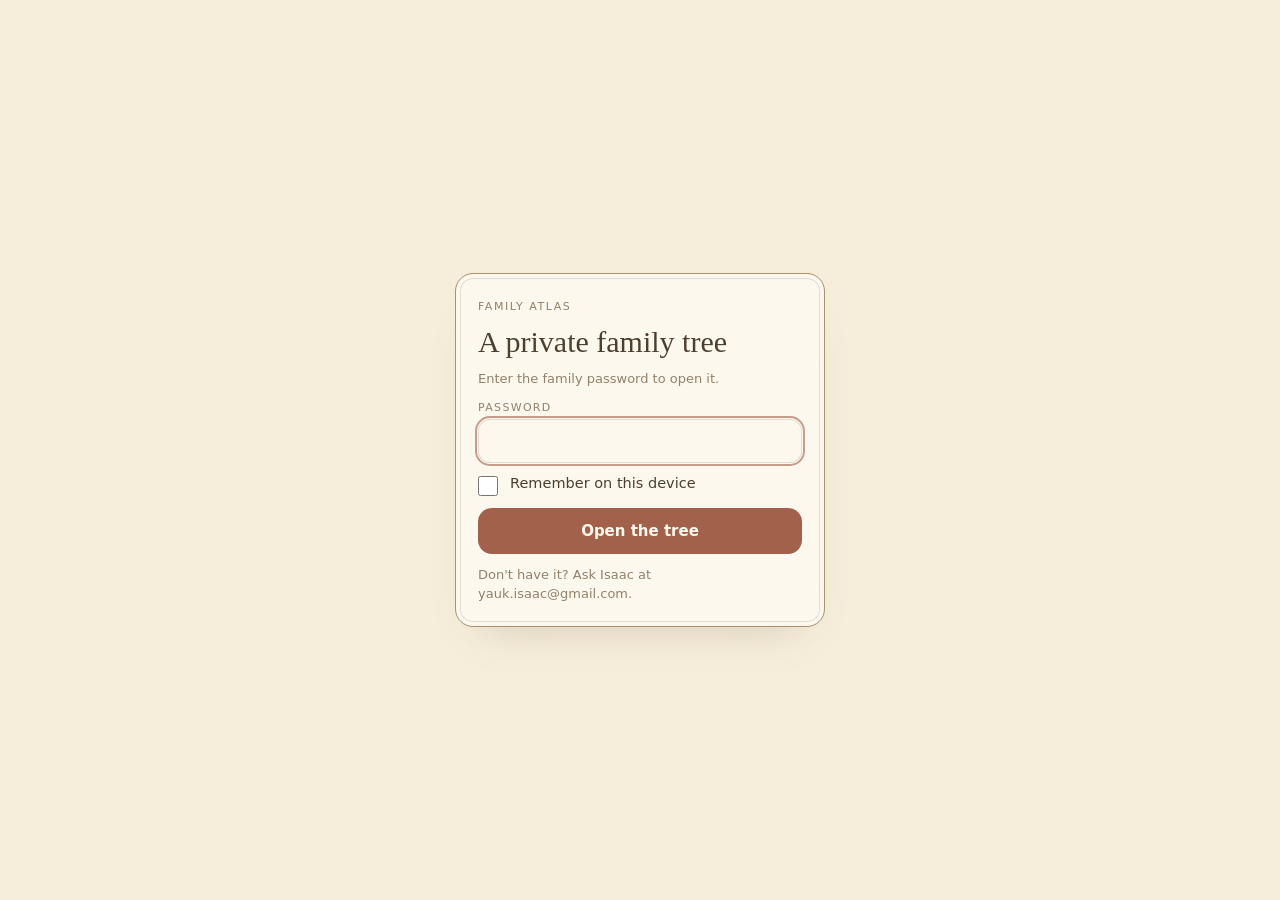
<file: familytree/index.html>
<!doctype html>
<html lang="en">
<head>
<meta charset="utf-8">
<meta name="viewport" content="width=device-width, initial-scale=1, viewport-fit=cover">
<meta http-equiv="Content-Security-Policy" content="default-src 'self'; script-src 'self' 'unsafe-inline'; style-src 'self' 'unsafe-inline' https://fonts.googleapis.com; font-src https://fonts.gstatic.com; connect-src 'self'; img-src 'self' data: blob:; base-uri 'none'; form-action 'none'">
<meta name="robots" content="noindex">
<meta name="referrer" content="no-referrer">
<style>:root{color-scheme:light}body{margin:0;font:14px system-ui,sans-serif}img{max-width:100%}[hidden]{display:none!important}</style>
<title>Family Atlas</title>
<meta name="claude:viewport-fit-sides" content="cover">
<link rel="preconnect" href="https://fonts.googleapis.com">
<link rel="preconnect" href="https://fonts.gstatic.com" crossorigin>
<link rel="stylesheet" href="https://fonts.googleapis.com/css2?family=IM+Fell+English:ital@0;1&family=Schibsted+Grotesk:wght@400;500;600&display=swap">
<style>
/* Layout: one full-screen parchment map you pan and pinch. People are ink-ruled cards joined by
   genealogy lines (* born, † died, rings for a marriage); details slide up in a cozy sheet. */
:root{
  /* one deliberate light look: pale map paper, soft sepia ink */
  --paper:#f6eedb; --paper-edge:#e6d5ad; --card:#fcf8ee; --sheet:#fbf6ea;
  --ink:#4d3f30; --ink-soft:#a99172; --muted:#93806a; --line:rgba(77,63,48,.15);
  --dot:rgba(140,110,70,.12); --dot2:rgba(140,110,70,.07);
  --accent:#a2614a; --accent-ink:#fdf8ee; --shadow:rgba(110,85,50,.28);
  --display:"IM Fell English","Iowan Old Style","Palatino Linotype",Georgia,serif;
  --font:"Schibsted Grotesk",system-ui,-apple-system,"Segoe UI",Roboto,sans-serif;
  --spring:cubic-bezier(.34,1.56,.64,1); --ease:cubic-bezier(.22,1,.36,1);
  color-scheme:light;
}

html,body{height:100%;overflow:hidden;overflow:clip;overscroll-behavior:none}
/* body is pinned so the browser can't scroll the whole app to reveal a text field */
body{position:fixed;left:0;right:0;top:env(safe-area-inset-top,0px);bottom:env(safe-area-inset-bottom,0px);height:auto;
  background:var(--paper);color:var(--ink);font-family:var(--font);-webkit-tap-highlight-color:transparent}
button,input,textarea,select{font:inherit;color:inherit}
button{cursor:pointer}
#app{position:relative;height:100%;overflow:hidden;overflow:clip}

/* ---- the map ---- */
#view{position:absolute;inset:0;touch-action:none;cursor:grab;
  background-color:var(--paper);
  background-image:radial-gradient(circle,var(--dot) 1.1px,transparent 1.7px),radial-gradient(circle,var(--dot2) 1.4px,transparent 2.3px);
  background-size:16px 16px,37px 37px;background-position:0 0,7px 11px}
#view.dragging{cursor:grabbing}
#world{position:absolute;left:0;top:0;transform-origin:0 0;will-change:transform}
#world.glide{transition:transform .65s var(--ease)}
#links{position:absolute;left:0;top:0;width:1px;height:1px;overflow:visible;pointer-events:none}
#links .ln{fill:none;stroke:var(--ink-soft);stroke-width:1.4;stroke-linecap:round;stroke-linejoin:round}
#links .wed{fill:none;stroke:var(--accent);stroke-width:1.3;stroke-linecap:round}
#links .rings circle{fill:var(--card);stroke:var(--accent);stroke-width:1.7}
#links .sibl{fill:none;stroke-width:1.6;stroke-linecap:round;stroke-linejoin:round}
#links .yrs{fill:var(--muted);font-family:var(--font);font-size:11.5px;letter-spacing:.05em;font-variant-numeric:tabular-nums;opacity:.85}
#links .dec{fill:var(--muted);font-family:var(--display);font-size:19px;letter-spacing:.02em}
#links .decl{stroke:var(--ink-soft);stroke-width:1;opacity:.4}
#links .genl{stroke:var(--line);stroke-width:1;stroke-dasharray:2 5}
#links .yrl{stroke:var(--ink-soft);stroke-width:1;opacity:.35}

.card{position:absolute;left:0;top:0;width:190px;height:96px;outline:none}
.face{box-sizing:border-box;height:100%;padding:9px 13px 9px;display:flex;flex-direction:column;justify-content:center;gap:3px;
  background:var(--card);border:1px solid var(--ink-soft);border-radius:10px;cursor:pointer;
  box-shadow:inset 0 0 0 3px var(--card),inset 0 0 0 4px var(--line),0 2px 0 var(--line),0 10px 20px -16px var(--shadow);
  transition:transform .4s var(--spring),box-shadow .25s,border-color .25s}
.card:hover .face{transform:translateY(-2px)}
.card.sel .face{border-color:var(--accent);transform:translateY(-3px);
  box-shadow:inset 0 0 0 3px var(--card),inset 0 0 0 4px color-mix(in srgb,var(--accent) 40%,transparent),0 0 0 5px color-mix(in srgb,var(--accent) 16%,transparent),0 14px 24px -12px var(--shadow)}
.card:focus-visible .face{outline:2px solid var(--accent);outline-offset:3px}
/* long names wrap onto a second line instead of being cut off; very long ones get a smaller face and up to
   three lines, with the place left for the details sheet */
.card.long .nm{font-size:15.5px;line-height:1.08;-webkit-line-clamp:3}
.card.long .pl{display:none}
.nm{font-family:var(--display);font-size:17px;line-height:1.12;overflow:hidden;overflow-wrap:anywhere;display:-webkit-box;-webkit-line-clamp:2;-webkit-box-orient:vertical;flex:none}
.yr{display:flex;gap:12px;font-size:12.5px;font-variant-numeric:tabular-nums;white-space:nowrap}
.yr .sym{font-family:var(--display);color:var(--muted);margin-right:4px;font-size:14px}
.yr .none{color:var(--muted);font-style:italic;font-family:var(--display);font-size:13px}
.face{position:relative}
.card.sib .face{background:linear-gradient(170deg,color-mix(in srgb,var(--sib) 9%,var(--card)),var(--card) 60%)}
.card.sib .face::after{content:"";position:absolute;top:10px;right:11px;width:7px;height:7px;border-radius:1.5px;background:var(--sib);transform:rotate(45deg);opacity:.85}
.card.sib .nm{padding-right:14px}
.pl{font-family:var(--display);font-style:italic;font-size:13.5px;color:var(--muted);white-space:nowrap;overflow:hidden;text-overflow:ellipsis}
.card.pop .face{animation:pop .6s var(--spring) both}
.card.leaving .face{animation:leave .28s ease forwards}
@keyframes pop{from{transform:scale(.45);opacity:0}}
@keyframes leave{to{transform:scale(.7);opacity:0}}

/* ---- old-map dressing ---- */
.vignette{position:absolute;inset:0;pointer-events:none;box-shadow:inset 0 0 110px 6px color-mix(in srgb,var(--paper-edge) 60%,transparent)}
.frame{position:absolute;inset:8px;pointer-events:none;border:1px solid var(--line);border-radius:6px;outline:1px solid var(--line);outline-offset:-5px}
.compass{position:absolute;width:86px;height:86px;left:max(22px,calc(env(safe-area-inset-left,0px) + 14px));bottom:22px;opacity:.4;pointer-events:none}
.compass .a{fill:var(--ink-soft)} .compass .b{fill:var(--card)} .compass .r{fill:none;stroke:var(--ink-soft);stroke-width:1.2}
.compass text{fill:var(--ink-soft);font-family:var(--display);font-size:13px;text-anchor:middle}

/* ---- header ---- */
.bar{position:absolute;top:0;left:0;right:0;display:flex;justify-content:space-between;align-items:flex-start;gap:12px;
  padding-top:16px;padding-left:max(18px,calc(env(safe-area-inset-left,0px) + 14px));padding-right:max(18px,calc(env(safe-area-inset-right,0px) + 14px));pointer-events:none}
.bar>*{pointer-events:auto}
.cartouche{background:var(--card);border:1px solid var(--ink-soft);border-radius:12px;padding:8px 18px 9px;min-width:0;
  box-shadow:inset 0 0 0 3px var(--card),inset 0 0 0 4px var(--line),0 8px 18px -12px var(--shadow)}
.cartouche h1{margin:0;font-family:var(--display);font-weight:400;font-size:25px;line-height:1.1;letter-spacing:.01em}
.cartouche p{margin:2px 0 0;font-size:11px;letter-spacing:.13em;text-transform:uppercase;color:var(--muted);font-variant-numeric:tabular-nums}
.round{width:46px;height:46px;flex:none;display:grid;place-items:center;border-radius:50%;border:1px solid var(--ink-soft);background:var(--card);
  box-shadow:0 2px 0 var(--line),0 8px 16px -12px var(--shadow);transition:transform .3s var(--spring)}
.round:active{transform:scale(.9)}
.round svg{width:20px;height:20px;stroke:var(--ink);fill:none;stroke-width:1.8;stroke-linecap:round}
.round:focus-visible,.btn:focus-visible,.chip:focus-visible,.act:focus-visible{outline:2px solid var(--accent);outline-offset:2px}

.ribbon{position:absolute;top:94px;left:max(18px,calc(env(safe-area-inset-left,0px) + 14px));display:flex;align-items:center;gap:10px;flex-wrap:wrap;
  max-width:calc(100% - 36px);padding:7px 8px 7px 14px;border-radius:999px;background:color-mix(in srgb,var(--card) 88%,transparent);
  border:1px dashed var(--line);font-size:13px;color:var(--ink);transition:opacity .3s,transform .4s var(--spring)}
.ribbon i{font-family:var(--display);font-size:15px}
.ribbon button{border:0;background:var(--accent);color:var(--accent-ink);border-radius:999px;padding:5px 12px;font-size:12.5px;font-weight:600}
.ribbon .dismiss{background:transparent;color:var(--muted);padding:5px 8px;font-size:15px;line-height:1}

/* ---- controls ---- */
.zoom{position:absolute;right:max(18px,calc(env(safe-area-inset-right,0px) + 14px));bottom:24px;display:flex;flex-direction:column;gap:10px;transition:right .45s var(--ease)}
.fab{position:absolute;left:50%;bottom:24px;transform:translateX(-50%);display:flex;align-items:center;gap:8px;height:50px;padding:0 22px 0 18px;
  border-radius:999px;border:0;background:var(--ink);color:var(--card);font-weight:600;font-size:15px;
  box-shadow:0 3px 0 color-mix(in srgb,var(--ink) 60%,#000),0 14px 24px -14px var(--shadow);transition:transform .45s var(--spring)}
.fab svg{width:18px;height:18px;stroke:currentColor;stroke-width:2.2;stroke-linecap:round}
.fab:active{transform:translateX(-50%) scale(.94)}
.sheet-open .fab{transform:translateX(-50%) translateY(170%)}

.empty{position:absolute;left:50%;top:50%;transform:translate(-50%,-50%);width:min(calc(100% - 48px),320px);text-align:center;
  padding:26px 22px;background:var(--card);border:1px solid var(--ink-soft);border-radius:16px;box-shadow:inset 0 0 0 3px var(--card),inset 0 0 0 4px var(--line)}
.empty h2{margin:0 0 6px;font-family:var(--display);font-weight:400;font-size:24px}
.empty p{margin:0 0 16px;color:var(--muted);line-height:1.45}

/* ---- sheet ---- */
#sheet{position:absolute;left:0;right:0;bottom:0;max-height:76%;overflow:auto;overscroll-behavior:contain;box-sizing:border-box;
  padding:10px max(20px,env(safe-area-inset-right,0px)) calc(22px + env(safe-area-inset-bottom,0px)) max(20px,env(safe-area-inset-left,0px));
  background:var(--sheet);border-top:1px solid var(--line);border-radius:22px 22px 0 0;box-shadow:0 -18px 40px -24px var(--shadow);
  transform:translateY(105%);visibility:hidden;transition:transform .5s var(--spring),visibility 0s .5s}
#sheet.open{transform:none;visibility:visible;transition:transform .5s var(--spring),visibility 0s}
.grab{width:42px;height:5px;border-radius:5px;background:var(--line);margin:0 auto 6px}
.x{position:absolute;top:12px;right:max(14px,env(safe-area-inset-right,0px));width:36px;height:36px;border-radius:50%;border:1px solid var(--line);background:transparent;display:grid;place-items:center}
.x svg{width:14px;height:14px;stroke:var(--ink);stroke-width:2;stroke-linecap:round}
/* on phones the form takes the full height, so the keyboard only shortens it instead of shoving it around */
@media (max-width:759px){#sheet.tall{top:12px;max-height:none;padding-bottom:calc(22px + env(safe-area-inset-bottom,0px) + var(--kb,0px))}}
@media (min-width:760px){
  #sheet{left:auto;top:14px;right:14px;bottom:14px;width:380px;max-height:none;border:1px solid var(--line);border-radius:20px;padding:20px 22px;transform:translateX(112%)}
  .grab{display:none}
  .sheet-open .zoom{right:412px}
  .sheet-open .fab{transform:translateX(calc(-50% - 197px)) translateY(170%)}
}
.eyebrow{margin:0;font-size:11px;letter-spacing:.14em;text-transform:uppercase;color:var(--muted)}
#sheet h2{margin:4px 44px 4px 0;font-family:var(--display);font-weight:400;font-size:30px;line-height:1.1;text-wrap:balance}
.nee{font-size:15px;color:var(--ink);margin:0 0 6px;display:flex;align-items:baseline;gap:8px}
.nee .lbl{font-family:var(--display);font-style:italic;font-size:17px;color:var(--muted)}
.pl .reg{font-family:var(--font);font-style:normal;font-size:12.5px;color:var(--ink)}
.dates{margin:0;font-size:15px;font-variant-numeric:tabular-nums}
.dates .sym{font-family:var(--display);color:var(--muted);margin-right:4px}
.place{margin:4px 0 0;font-family:var(--display);font-style:italic;font-size:16px;color:var(--muted)}
.note{margin:14px 0 0;padding:12px 14px;border-radius:12px;background:color-mix(in srgb,var(--card) 70%,transparent);border:1px solid var(--line);line-height:1.5;font-size:14.5px;white-space:pre-wrap}
.rels{margin:16px 0 0;display:grid;gap:10px}
.rels>div{display:grid;grid-template-columns:78px 1fr;gap:8px;align-items:start}
.rels dt{font-size:11px;letter-spacing:.12em;text-transform:uppercase;color:var(--muted);padding-top:7px}
.rels dd{margin:0;display:flex;flex-wrap:wrap;gap:6px;min-width:0}
.chip{border:1px solid var(--line);background:var(--card);border-radius:999px;padding:5px 11px;font-family:var(--display);font-size:15px;transition:transform .3s var(--spring)}
.chip:active{transform:scale(.94)}
.hint{color:var(--muted);font-size:13.5px;margin:14px 0 0;line-height:1.45}
.acts{margin-top:18px;display:grid;grid-template-columns:1fr 1fr;gap:8px}
.act{display:flex;align-items:center;gap:8px;height:46px;padding:0 12px;border-radius:14px;border:1px solid var(--line);background:var(--card);font-weight:500;font-size:14.5px;transition:transform .3s var(--spring)}
.act svg{width:16px;height:16px;stroke:var(--accent);stroke-width:2.2;stroke-linecap:round;flex:none}
.act:active{transform:scale(.96)}
.act:disabled{opacity:.4;cursor:default}
.row2{margin-top:10px;display:flex;gap:8px}
.btn{flex:1;height:46px;border-radius:14px;border:1px solid var(--line);background:transparent;font-weight:600;font-size:15px;transition:transform .25s var(--spring)}
.btn:active{transform:scale(.97)}
.btn.primary{background:var(--accent);color:var(--accent-ink);border:0}
.btn.danger{color:var(--accent)}

form{display:grid;gap:12px;margin-top:12px}
.two{display:grid;grid-template-columns:1fr 1fr;gap:10px}
label{display:grid;gap:5px;font-size:11px;letter-spacing:.12em;text-transform:uppercase;color:var(--muted);min-width:0}
input,select,textarea{box-sizing:border-box;width:100%;min-width:0;height:44px;padding:0 12px;border-radius:12px;border:1px solid var(--line);background:var(--card);font-size:15px;letter-spacing:0;text-transform:none;color:var(--ink)}
textarea{height:auto;min-height:84px;padding:10px 12px;line-height:1.45;resize:vertical}
input:focus,select:focus,textarea:focus{outline:2px solid color-mix(in srgb,var(--accent) 60%,transparent);outline-offset:1px}
.err{color:var(--accent);font-size:13px;margin:-4px 0 0}
.menu{display:grid;gap:8px;margin-top:14px}
.menu .act{justify-content:flex-start}
.small{font-size:13px;color:var(--muted);line-height:1.45;margin:4px 0 0}

/* ---- toast + leave dialog ---- */
#toast{position:absolute;left:50%;bottom:calc(88px + env(safe-area-inset-bottom,0px));transform:translate(-50%,30px);opacity:0;pointer-events:none;
  display:flex;align-items:center;gap:14px;padding:10px 10px 10px 16px;border-radius:14px;background:var(--ink);color:var(--card);font-size:14px;max-width:calc(100% - 40px);
  box-shadow:0 14px 30px -14px var(--shadow);transition:transform .45s var(--spring),opacity .25s}
#toast.show{transform:translate(-50%,0);opacity:1;pointer-events:auto}
#toast button{border:0;background:var(--card);color:var(--ink);border-radius:10px;padding:6px 12px;font-weight:600}
#leaveBack{position:absolute;inset:0;z-index:60;background:rgba(77,63,48,.22);opacity:0;pointer-events:none;transition:opacity .25s}
#leaveBack.open{opacity:1;pointer-events:auto}
#leave{position:absolute;left:50%;top:50%;z-index:61;width:min(calc(100% - 40px),340px);box-sizing:border-box;padding:22px 20px 18px;border-radius:20px;background:var(--sheet);
  border:1px solid var(--line);box-shadow:0 24px 60px -20px rgba(0,0,0,.45);transform:translate(-50%,-46%) scale(.92);opacity:0;visibility:hidden;
  transition:transform .38s var(--spring),opacity .22s,visibility 0s .38s}
#leave.open{transform:translate(-50%,-50%) scale(1);opacity:1;visibility:visible;transition:transform .38s var(--spring),opacity .22s,visibility 0s}
#leave h2{margin:0;font-family:var(--display);font-weight:400;font-size:24px}
#leave p{margin:6px 0 18px;font-size:14px;line-height:1.45;color:var(--muted)}
#leave .row2{margin:0}

#links .brn{fill:var(--ink-soft);stroke:none;opacity:.92}
#links .knots circle{fill:var(--ink-soft)}
/* ---- zooming out: lines thicken, cards simplify to what reads at a distance ---- */
#links .ln{stroke-width:calc(1.4px * var(--ls,1))}
#links .sibl{stroke-width:calc(1.6px * var(--ls,1))}
#links .wed{stroke-width:calc(1.3px * var(--ls,1))}
#links .rings circle{stroke-width:calc(1.7px * var(--ls,1))}
#links .decl{stroke-width:calc(1px * var(--ls,1))}
#links .dec{font-size:calc(19px * var(--ls,1))}
#world.far .pl{display:none}
#world.far .face{justify-content:center;gap:4px;border-width:1.5px;box-shadow:0 3px 0 var(--line),0 10px 20px -16px var(--shadow)}
#world.far .nm{font-size:22px}
#world.far .yr{font-size:16px}
#world.far .yr .sym{font-size:18px}
#world.far .card.sib .face{background:color-mix(in srgb,var(--sib) 12%,var(--card))}
#world.farther .yr{display:none}
#world.farther .face{align-items:center;text-align:center;border-width:2px}
#world.farther .nm{font-size:27px;line-height:1.05;white-space:normal;display:-webkit-box;-webkit-line-clamp:2;-webkit-box-orient:vertical}
#world.farther .card.sib .nm{padding-right:0}
#world.farther .card.long .nm{font-size:21px;-webkit-line-clamp:3}
.sn{display:none}
#world.distant .nm,#world.distant .yr,#world.distant .pl,#world.distant .sn{display:none}
#ruler{position:absolute;left:0;top:0;bottom:0;width:96px;overflow:hidden;pointer-events:none}
#ruler span{position:absolute;top:0;left:max(18px,calc(env(safe-area-inset-left,0px) + 14px));padding:0 6px 3px 2px;font-family:var(--display);font-size:16px;line-height:1.2;color:var(--muted);font-variant-numeric:tabular-nums;
  border-bottom:1px solid color-mix(in srgb,var(--ink-soft) 45%,transparent);background:color-mix(in srgb,var(--paper) 85%,transparent)}
#ruler.glide span,#view.glide #yearLines i{transition:transform .65s var(--ease)}
#yearLines{position:absolute;inset:0;pointer-events:none;overflow:hidden}
#yearLines i{position:absolute;left:0;right:0;top:0;height:1px;background:color-mix(in srgb,var(--ink-soft) 16%,transparent)}
#world.distant .sn{display:none;font-family:var(--display);font-size:58px;line-height:1;color:var(--ink);white-space:nowrap;overflow:hidden;text-overflow:ellipsis;max-width:100%}
#world.distant .face{border:4px solid var(--sur);background:color-mix(in srgb,var(--sur) 40%,var(--card));box-shadow:none}
#world.distant .card.sib .face{background:color-mix(in srgb,var(--sur) 40%,var(--card))}
#world.distant .face::after{display:none}
#world.tiny .sn{display:none}
#world.tiny .face{--node:min(150px,calc(15px * var(--inv,8)));width:var(--node);height:var(--node);margin-left:calc((190px - var(--node)) / 2);margin-top:calc((96px - var(--node)) / 2);
  border-radius:50%;border:calc(var(--node) * .08) solid var(--card);background:var(--sur);box-shadow:0 0 0 calc(var(--node) * .06) var(--sur)}
#surLabels{display:none}
#world.distant #surLabels{display:block}
#surLabels text{font-family:var(--display);text-anchor:middle;paint-order:stroke;stroke:var(--paper);stroke-linejoin:round}
#world.tiny .card.sib .face{background:var(--sur)}
#world.distant .card.nofam .face,#world.tiny .card.nofam .face{background:var(--card)}
#world.tiny .card.sel .face{box-shadow:0 0 0 4px var(--sur),0 0 0 14px color-mix(in srgb,var(--accent) 45%,transparent)}
.check{display:flex;gap:12px;align-items:flex-start;text-transform:none;letter-spacing:0;font-size:14.5px;color:var(--ink);cursor:pointer}
.check input{width:20px;height:20px;flex:none;margin:1px 0 0;accent-color:var(--accent)}
.check small{display:block;color:var(--muted);font-size:12.5px;margin-top:2px}
.btn.ask{display:block;width:100%;flex:none;margin-top:18px;padding:0 14px;height:auto;min-height:48px;line-height:1.3;background:var(--card);border-color:var(--ink-soft)}
a.btn{display:flex;align-items:center;justify-content:center;text-decoration:none;box-sizing:border-box}
.btn.wide{width:100%;margin-top:12px;flex:none}
.mailbox{display:flex;align-items:center;gap:10px;margin-top:16px;padding:8px 8px 8px 14px;border:1px solid var(--line);border-radius:14px;background:var(--card)}
.mailbox span{flex:1;min-width:0;overflow-wrap:anywhere;user-select:all;-webkit-user-select:all;font-size:15px}
.mailbox .btn{flex:none;height:38px;padding:0 14px}
.linkbtn{border:0;background:none;padding:0;color:var(--accent);font:inherit;text-decoration:underline;text-underline-offset:2px;cursor:pointer}
.foot{margin-top:18px}
.how{margin-top:16px;font-size:13.5px;color:var(--muted);line-height:1.5}
.how summary{cursor:pointer;color:var(--ink)}
.how ol{margin:8px 0 0;padding-left:20px;display:grid;gap:4px}
#lock{position:absolute;inset:0;z-index:40;display:grid;place-items:center;overflow:auto;background:var(--paper);
  padding-block:24px;padding-left:max(20px,env(safe-area-inset-left,0px));padding-right:max(20px,env(safe-area-inset-right,0px))}
.lockcard{box-sizing:border-box;width:min(100%,370px);display:grid;gap:12px;margin:0;padding:26px 22px 22px;background:var(--card);border:1px solid var(--ink-soft);border-radius:18px;
  box-shadow:inset 0 0 0 4px var(--card),inset 0 0 0 5px var(--line),0 24px 44px -28px var(--shadow)}
.lockcard h1{margin:0;font-family:var(--display);font-weight:400;font-size:30px;line-height:1.1;text-wrap:balance}
.lockcard .small{margin:0}
.lockcard .btn{flex:none;width:100%}
.locked .bar,.locked .zoom,.locked .fab,.locked #ruler,.locked .ribbon,.locked #view{visibility:hidden}
.fieldnote{display:block;text-transform:none;letter-spacing:0;font-size:12.5px;color:var(--muted)}
.checks{list-style:none;margin:14px 0 0;padding:0;display:grid;gap:8px}
.checks li{display:flex;gap:10px;align-items:flex-start;padding:10px 12px;border-radius:12px;border:1px solid var(--line);background:var(--card);font-size:14.5px;line-height:1.4}
.checks li span{font-weight:600;width:16px;flex:none}
.checks li.ok span{color:#4d7d68}
.checks li.no span{color:var(--accent)}
.checks small{display:block;color:var(--muted);font-size:12.5px;margin-top:2px}
.seg{display:grid;grid-template-columns:1fr 1fr;gap:8px;margin-top:8px}
.seg button{display:flex;flex-direction:column;align-items:center;gap:6px;padding:12px 8px 10px;border-radius:14px;border:1px solid var(--line);background:var(--card);font-weight:500;font-size:14px;transition:transform .3s var(--spring),border-color .2s}
.seg .eg{font-family:var(--display);font-size:15px;color:var(--ink-soft);height:24px;display:flex;align-items:center;white-space:nowrap}
.seg button[aria-checked="true"] .eg{color:var(--accent)}
.seg button svg{width:40px;height:24px;fill:none;stroke:var(--ink-soft);stroke-width:2;stroke-linecap:round;stroke-linejoin:round}
.seg button[aria-checked="true"]{border:1.5px solid var(--accent);box-shadow:0 0 0 3px color-mix(in srgb,var(--accent) 14%,transparent)}
.seg button[aria-checked="true"] svg{stroke:var(--accent)}
.seg button:active{transform:scale(.96)}
.seg button:focus-visible{outline:2px solid var(--accent);outline-offset:2px}

@media (prefers-reduced-motion:reduce){*,*::before,*::after{transition-duration:.01ms!important;animation-duration:.01ms!important}}
</style>
</head>
<body>
<div id="app">
  <div id="view" aria-label="Family tree map. Drag to move, pinch or scroll to zoom.">
    <div id="yearLines" aria-hidden="true"></div>
    <div id="world">
      <svg id="links" aria-hidden="true"><g id="gens"></g><path class="brn" id="linkPath"/><path class="ln" id="hardPath"/><g id="sibLines"></g><g class="knots" id="knotG"></g><path class="wed" id="wedPath"/><g class="rings" id="rings"></g><g id="surLabels"></g></svg>
      <div id="cards"></div>
    </div>
  </div>
  <div class="vignette"></div>
  <div class="frame"></div>
  <div id="ruler" aria-hidden="true"></div>
  <svg class="compass" viewBox="-50 -50 100 100" aria-hidden="true">
    <circle class="r" r="34"/><circle class="r" r="29"/>
    <path class="a" d="M0-44 5-5 0 0Z M44 0 5 5 0 0Z M0 44-5 5 0 0Z M-44 0-5-5 0 0Z"/>
    <path class="b" d="M0-44-5-5 0 0Z M44 0 5-5 0 0Z M0 44 5 5 0 0Z M-44 0-5 5 0 0Z"/>
    <path class="a" d="M24-24 3 0 0 0Z M24 24 0 3 0 0Z M-24 24-3 0 0 0Z M-24-24 0-3 0 0Z" opacity=".6"/>
    <text y="-46" dy="-1">N</text>
  </svg>

  <header class="bar">
    <div class="cartouche"><h1>Family Atlas</h1><p id="sub"></p></div>
    <button class="round" id="menuBtn" aria-label="Menu"><svg viewBox="0 0 24 24"><path d="M4 7h16M4 12h16M4 17h10"/></svg></button>
  </header>

  <div class="ribbon" id="ribbon" hidden></div>

  <div class="empty" id="empty" hidden><h2>Every tree starts with one name</h2><p>Add yourself or the oldest relative you know, then branch out from there.</p><button class="btn primary" id="firstBtn" type="button">Add the first person</button></div>

  <div class="zoom">
    <button class="round" id="zin" aria-label="Zoom in"><svg viewBox="0 0 24 24"><path d="M12 6v12M6 12h12"/></svg></button>
    <button class="round" id="zout" aria-label="Zoom out"><svg viewBox="0 0 24 24"><path d="M6 12h12"/></svg></button>
    <button class="round" id="zfit" aria-label="Show the whole tree"><svg viewBox="0 0 24 24"><path d="M4 9V4h5M15 4h5v5M20 15v5h-5M9 20H4v-5"/></svg></button>
  </div>
  <button class="fab" id="addBtn" type="button"><svg viewBox="0 0 24 24"><path d="M12 5v14M5 12h14"/></svg>Add person</button>

  <aside id="sheet" aria-label="Person details"><div class="grab"></div><button class="x" id="sheetX" aria-label="Close"><svg viewBox="0 0 24 24"><path d="M6 6l12 12M18 6 6 18"/></svg></button><div id="sheetBody"></div></aside>
  <div id="toast" role="status"><span id="toastMsg"></span><button type="button" id="toastUndo">Undo</button></div>

  <div id="lock" hidden>
    <form class="lockcard" id="lockForm" novalidate>
      <p class="eyebrow">Family Atlas</p>
      <h1>A private family tree</h1>
      <p class="small">Enter the family password to open it.</p>
      <label>Password<input id="lockPass" type="password" autocomplete="current-password"></label>
      <label class="check"><input type="checkbox" id="lockRemember"><span>Remember on this device</span></label>
      <p class="err" id="lockErr" hidden></p>
      <button class="btn primary" id="lockGo" type="submit">Open the tree</button>
      <p class="small" id="lockAsk"></p>
    </form>
  </div>
  <div id="leaveBack"></div>
  <div id="leave" role="alertdialog" aria-modal="true" aria-labelledby="leaveT" aria-describedby="leaveD">
    <h2 id="leaveT">Leave the atlas?</h2>
    <p id="leaveD">Your tree is saved in this browser and will be here when you come back.</p>
    <div class="row2"><button type="button" class="btn" id="leaveGo">Leave</button><button type="button" class="btn primary" id="leaveStay">Stay</button></div>
  </div>
</div>

<script>
(() => {
const CW = 190, CH = 96, CGAP = 44, UGAP = 34, ROW = 150, PADY = (ROW - CH) / 2; // one row = one decade
// Stacked couples: every spouse sits just below their partner, nudged right by SOFF; that decade row grows to fit.
const SOFF = 36, SGAP = 20;
// Row heights follow their content: a row is as tall as its cards (two cards where couples stack) plus room
// below for branches. Empty decades stay as a short band so the years still read in order.
const ROW_GAP = 168, EMPTY_ROW = 64;
// a line that passes through a row in between gets this much clear space either side
const CHANNEL = 18;
const KEY = 'family-atlas-v1';

/* ---------- site settings ---------- */
const CONFIG = {
  ownerName: 'Isaac',
  contactEmail: 'yauk.isaac@gmail.com', // shown to visitors under "Contact Isaac" (the same address as the site's Contact links)
  contactUrl: '/',                 // used if contactEmail is ever left empty
  dataFile: 'tree.json',           // the published tree, next to this page (familytree/tree.json in the repo)
  siteHost: 'yauk.dev'             // the live site
};
// Who can edit: nobody on the live site. Editing only switches on when this page is opened anywhere else, which in
// practice means Isaac's own computer (a local copy of the repo). The site only changes when he saves tree.json
// into the repo and pushes, so only someone who can push to the repo can change what visitors see.
// tree.json sits in the same folder as this page. Work that folder out from the address, so yauk.dev/familytree,
// yauk.dev/familytree/ and yauk.dev/familytree/index.html all find it (a plain relative link breaks on the first).
function dataUrl(path = location.pathname) {
  const dir = path.endsWith('/') ? path : /\.[a-z0-9]+$/i.test(path.split('/').pop()) ? path.slice(0, path.lastIndexOf('/') + 1) : path + '/';
  return dir + CONFIG.dataFile;
}
const isLiveHost = h => h === CONFIG.siteHost || h === 'www.' + CONFIG.siteHost || h.endsWith('.github.io');
const canEdit = () => !isLiveHost(location.hostname);
const PREF_KEY = 'family-atlas-prefs';
const prefs = (() => { try { return JSON.parse(localStorage.getItem(PREF_KEY)) || {}; } catch { return {}; } })();
const savePrefs = () => { try { localStorage.setItem(PREF_KEY, JSON.stringify(prefs)); } catch {} };
// living people's dates, place and notes stay off the public site unless switched on for that person
// everything in tree.json is encrypted, so details go to password holders unless switched off for a person
const isShared = p => typeof p.share === 'boolean' ? p.share : true;
const $ = id => document.getElementById(id);
const app = $('app'), view = $('view'), world = $('world'), cardsEl = $('cards');
const linkPath = $('linkPath'), ringsG = $('rings'), gensG = $('gens'), wedPath = $('wedPath'), sibG = $('sibLines'), knotG = $('knotG'), hardPath = $('hardPath');
const TINTS = ['#7f9672', '#6d839c', '#b48c4a', '#8f6e88', '#5c8f89', '#a86f58', '#8a8a5a', '#6f7fa8', '#a07a8e'];
function sibTints() {
  const m = new Map();
  for (const c of S.people) { if (!c.parents.length) continue; const k = c.parents.slice().sort().join('|'); if (!m.has(k)) m.set(k, []); m.get(k).push(c.id); }
  const tint = {}, byKey = {}; let i = 0;
  for (const [k, ids] of m) { if (ids.length < 2) continue; const col = TINTS[i++ % TINTS.length]; byKey[k] = col; ids.forEach(id => tint[id] = col); }
  return { tint, byKey };
}
const reduced = matchMedia('(prefers-reduced-motion: reduce)').matches;
const PLUS = '<svg viewBox="0 0 24 24"><path d="M12 5v14M5 12h14"/></svg>';

/* ---------- data ---------- */
const joinName = (...parts) => parts.map(x => (x || '').trim()).filter(Boolean).join(' ');
// What the page shows: the full name, or first + last when middle names are hidden
// Full name with its suffix after it, e.g. "Walter James Hale Jr."
// Suffix style: every suffix follows a comma. Jr. and Sr. also get a period ("Hale, Jr."), numerals are capitalised
// ("Hale, III"), and anything else typed (Esq., PhD) is kept as written.
function formatSuffix(raw) {
  const t = (raw || '').trim().replace(/^,\s*/, '').replace(/,$/, '');
  if (!t) return '';
  const js = /^(jr|sr)\.?$/i.exec(t);
  if (js) return ', ' + js[1][0].toUpperCase() + js[1][1].toLowerCase() + '.';
  if (/^[ivx]+$/i.test(t)) return ', ' + t.toUpperCase();
  if (SUFFIX_RE.test(t)) return ', ' + t;
  return ' ' + t;
}
const withSuffix = (base, suffix) => base ? base + formatSuffix(suffix) : '';
const fullName = p => withSuffix(joinName(p.first, p.middle, p.last), p.suffix);
// What the page shows: the full name, or the same without middle names when those are hidden
const shownName = p => { const base = S.hideMiddle ? joinName(p.first, p.last) : joinName(p.first, p.middle, p.last); return (S.hideSuffix ? base : withSuffix(base, p.suffix)) || p.name || 'Unnamed'; };
// Suffixes recognised when an older single-line name is split up
const SUFFIX_RE = /^(jr|sr|ii|iii|iv|v|vi|vii|viii|ix|x|esq|phd|md|dds)\.?,?$/i;
function template() {
  const P = [];
  const add = (id, name, nee, born, died, place, note, parents = [], partner = null) =>
    P.push({ id, name, nee, born, died, place, note, parents, partner });
  // Lang side (Ruth's family)
  add('otto', 'Otto Lang', '', '1899', '1970', 'Moorhead, Minnesota', 'Emigrated from Bremen in 1921.', [], 'greta');
  add('greta', 'Greta Lang', 'Vogel', '1901', '1988', 'Moorhead, Minnesota', '', [], 'otto');
  add('karl', 'Karl Lang', '', '1926', '2003', 'Moorhead, Minnesota', '', ['otto', 'greta']);
  add('arthur', 'Arthur Price', '', '1925', '2001', 'Fargo, North Dakota', 'Wheat farmer. Married Ruth in 1949.', [], 'ruth');
  add('ruth', 'Ruth Price', 'Lang', '1928', '2015', 'Moorhead, Minnesota', '', ['otto', 'greta'], 'arthur');
  // Hale side
  add('george', 'George Hale', '', '1893', '1958', 'Scranton, Pennsylvania', 'Railroad brakeman. Came over from Wales as a boy.', [], 'mae');
  add('mae', 'Mae Hale', 'Dunn', '1896', '1972', 'Scranton, Pennsylvania', '', [], 'george');
  add('frank', 'Frank Hale', '', '1919', '1987', 'Scranton, Pennsylvania', 'Served in the Army in Italy. Never married.', ['george', 'mae']);
  add('walter', 'Walter Hale', '', '1921', '1998', 'Scranton, Pennsylvania', 'Worked the rail yards for 31 years. Played fiddle at every wedding in this tree.', ['george', 'mae'], 'edith');
  // Moore side (Edith's family)
  add('henry', 'Henry Moore', '', '1894', '1961', 'Wilkes-Barre, Pennsylvania', 'Coal miner, later a grocer.', [], 'lillian');
  add('lillian', 'Lillian Moore', 'Ward', '1897', '1979', 'Wilkes-Barre, Pennsylvania', '', [], 'henry');
  add('robert', 'Robert Moore', '', '1922', '1990', 'Wilkes-Barre, Pennsylvania', '', ['henry', 'lillian'], 'alice');
  add('alice', 'Alice Moore', 'Grant', '1925', '2008', 'Allentown, Pennsylvania', '', [], 'robert');
  add('edith', 'Edith Hale', 'Moore', '1924', '2010', 'Wilkes-Barre, Pennsylvania', 'Kept the family Bible where most of these dates came from.', ['henry', 'lillian'], 'walter');
  // Edith, Robert and Dorothy are all married: three marriages in one set of siblings, so their couples stack
  add('dorothy', 'Dorothy Shaw', 'Moore', '1927', '2012', 'Wilkes-Barre, Pennsylvania', 'Taught piano for forty years.', ['henry', 'lillian'], 'paul');
  add('paul', 'Paul Shaw', '', '1925', '1999', 'Scranton, Pennsylvania', '', [], 'dorothy');
  add('diane', 'Diane Moore', '', '1950', '', 'Allentown, Pennsylvania', 'Has the Moore family photo albums.', ['robert', 'alice']);
  // Carter side (Leon's family)
  add('harold', 'Harold Carter', '', '1922', '1995', 'Hartford, Connecticut', 'Insurance clerk for Travelers.', [], 'rose');
  add('rose', 'Rose Carter', 'Fiore', '1926', '2014', 'New Haven, Connecticut', '', [], 'harold');
  // 1950s
  add('peter', 'Peter Price', '', '1955', '', 'Fargo, North Dakota', 'Took over the farm.', ['arthur', 'ruth'], 'linda');
  add('linda', 'Linda Price', 'Ross', '1957', '', 'Bismarck, North Dakota', '', [], 'peter');
  add('margaret', 'Margaret Hale', 'Price', '1952', '', 'Fargo, North Dakota', '', ['arthur', 'ruth'], 'thomas');
  add('thomas', 'Thomas Hale', '', '1950', '', 'Scranton, Pennsylvania', '', ['walter', 'edith'], 'margaret');
  add('june', 'June Carter', 'Hale', '1953', '', 'Albany, New York', '', ['walter', 'edith'], 'leon');
  add('leon', 'Leon Carter', '', '1951', '2019', 'Hartford, Connecticut', '', ['harold', 'rose'], 'june');
  add('teresa', 'Teresa Carter', '', '1955', '', 'Hartford, Connecticut', '', ['harold', 'rose']);
  // Bell side (Nora's family)
  add('james', 'James Bell', '', '1949', '', 'Dayton, Ohio', '', [], 'susan');
  add('susan', 'Susan Bell', 'Park', '1951', '', 'Dayton, Ohio', '', [], 'james');
  // 1970s–80s
  add('samuel', 'Samuel Hale', '', '1979', '', 'Columbus, Ohio', '', ['thomas', 'margaret'], 'nora');
  add('nora', 'Nora Hale', 'Bell', '1980', '', 'Dayton, Ohio', '', ['james', 'susan'], 'samuel');
  add('clara', 'Clara Hale', '', '1983', '', 'Madison, Wisconsin', 'Ask her about the photo box in the attic.', ['thomas', 'margaret']);
  add('owen', 'Owen Carter', '', '1981', '', 'Albany, New York', '', ['june', 'leon']);
  // the Bells marry into two families on this row (Nora into the Hales, Daniel into the Prices), like the Hales did in the 1950s
  add('emma', 'Emma Bell', 'Price', '1984', '', 'Fargo, North Dakota', '', ['peter', 'linda'], 'daniel');
  add('daniel', 'Daniel Bell', '', '1983', '', 'Cincinnati, Ohio', '', ['james', 'susan'], 'emma');
  // 2000s
  add('eli', 'Eli Hale', '', '2008', '', 'Columbus, Ohio', '', ['samuel', 'nora']);
  add('ivy', 'Ivy Hale', '', '2011', '', 'Columbus, Ohio', '', ['samuel', 'nora']);
  const middles = { george: 'William', walter: 'James', edith: 'Marie', henry: 'Thomas', thomas: 'Edward', margaret: 'Ann', june: 'Louise', samuel: 'Thomas', clara: 'Jean', ivy: 'Rose' };
  P.forEach(p => { if (middles[p.id]) p.middle = middles[p.id]; });
  // a senior and junior pair
  P.find(p => p.id === 'samuel').name = 'Samuel Hale Sr.';
  Object.assign(P.find(p => p.id === 'eli'), { name: 'Samuel Hale Jr.', middle: 'Thomas' });
  return clean({ people: P, example: true });
}
function clean(raw) {
  if (!raw || !Array.isArray(raw.people)) return null;
  const str = (v, n) => typeof v === 'string' ? v.slice(0, n) : '';
  const out = [], ids = new Set();
  for (const r of raw.people) {
    if (!r || typeof r.id !== 'string' || !r.id || r.id.length > 40 || ids.has(r.id)) continue;
    ids.add(r.id);
    const parts = str(r.name, 120).trim().split(/\s+/).filter(Boolean);
    const hasSplit = typeof r.first === 'string' || typeof r.last === 'string';
    let suffix = typeof r.suffix === 'string' ? str(r.suffix, 20).trim() : '';
    // the short-lived Title field: a "Sr"/"Jr" typed there belongs in the suffix; anything else goes back in front of the first name
    const oldTitle = typeof r.title === 'string' ? str(r.title, 30).trim() : '';
    if (!hasSplit) {
      while (parts.length > 1 && SUFFIX_RE.test(parts[parts.length - 1])) suffix = joinName(parts.pop().replace(/,$/, ''), suffix);
      if (parts.length > 1) parts[parts.length - 1] = parts[parts.length - 1].replace(/,$/, '');
    }
    let first = hasSplit ? str(r.first, 40).trim() : (parts[0] || '');
    if (oldTitle) { if (SUFFIX_RE.test(oldTitle)) suffix = joinName(suffix, oldTitle); else first = joinName(oldTitle, first); }
    let last = hasSplit ? str(r.last, 40).trim() : (parts.length > 1 ? parts[parts.length - 1] : '');
    // a surname typed into Suffix (with Last name left empty) is really the last name
    if (!last && suffix && !SUFFIX_RE.test(suffix)) { last = suffix; suffix = ''; }
    const middle = typeof r.middle === 'string' ? str(r.middle, 60).trim() : (!hasSplit && parts.length > 2 ? parts.slice(1, -1).join(' ') : '');
    out.push({ id: r.id, first, middle, last, suffix, name: withSuffix(joinName(first, middle, last), suffix) || 'Unnamed', nee: str(r.nee, 60), born: str(r.born, 24), died: str(r.died, 24),
      place: str(r.place, 80), note: str(r.note, 800), parents: Array.isArray(r.parents) ? r.parents.filter(x => typeof x === 'string') : [],
      partner: typeof r.partner === 'string' ? r.partner : null, share: typeof r.share === 'boolean' ? r.share : undefined, priv: r.priv === true });
  }
  const by = Object.fromEntries(out.map(p => [p.id, p]));
  out.forEach(p => {
    p.parents = [...new Set(p.parents)].filter(x => by[x] && x !== p.id).slice(0, 2);
    if (p.partner && (!by[p.partner] || p.partner === p.id)) p.partner = null;
  });
  out.forEach(p => { if (p.partner && by[p.partner].partner !== p.id) p.partner = null; });
  return { people: out, example: !!raw.example, hideMiddle: raw.hideMiddle === true, hideSuffix: raw.hideSuffix === true, lineStyle: raw.lineStyle === 'hard' ? 'hard' : 'curved', updated: Number(raw.updated) || 0, dirty: raw.dirty === true };
}
function load() { try { return clean(JSON.parse(localStorage.getItem(KEY))); } catch { return null; } }
// Edits are saved to this browser as a draft and marked unpublished; visitors never save anything.
function save() {
  if (!canEdit()) return;
  S.updated = Date.now(); S.dirty = true;
  try { localStorage.setItem(KEY, JSON.stringify(S)); } catch {}
  renderRibbon();
}

let S = { people: [], example: false, lineStyle: 'curved', updated: 0, dirty: false }, loading = true;
let sel = null, L = null;
const els = {}, cur = {};
let T = { x: 0, y: 0, k: 1 };

const idx = () => Object.fromEntries(S.people.map(p => [p.id, p]));
const newId = () => 'p' + Date.now().toString(36) + Math.random().toString(36).slice(2, 6);
const esc = s => String(s ?? '').replace(/[&<>"']/g, c => ({ '&': '&amp;', '<': '&lt;', '>': '&gt;', '"': '&quot;', "'": '&#39;' }[c]));
const roman = n => { let s = ''; for (const [v, r] of [[10, 'X'], [9, 'IX'], [5, 'V'], [4, 'IV'], [1, 'I']]) while (n >= v) { s += r; n -= v; } return s; };
const kidsOf = id => S.people.filter(c => c.parents.includes(id));
function descendants(id) {
  const out = new Set(), q = [id];
  while (q.length) { const x = q.shift(); for (const c of kidsOf(x)) if (!out.has(c.id)) { out.add(c.id); q.push(c.id); } }
  return out;
}

/* ---------- layout: decade rows, couples, barycentre passes ---------- */
const yearOf = p => { const m = /\d{4}/.exec(p.born || ''); return m ? +m[0] : null; };
function estimateYears(people, by) {
  const y = {}, est = {};
  people.forEach(p => y[p.id] = yearOf(p));
  for (let it = 0; it < 12; it++) {
    let changed = false;
    for (const p of people) {
      if (y[p.id] != null) continue;
      let v = null;
      const q = p.partner && by[p.partner];
      if (q && y[q.id] != null) v = y[q.id];
      if (v == null) { const ps = p.parents.map(id => y[id]).filter(x => x != null); if (ps.length) v = Math.max(...ps) + 28; }
      if (v == null) { const ks = kidsOf(p.id).map(c => y[c.id]).filter(x => x != null); if (ks.length) v = Math.min(...ks) - 28; }
      if (v != null) { y[p.id] = v; est[p.id] = true; changed = true; }
    }
    if (!changed) break;
  }
  const known = Object.values(y).filter(x => x != null);
  const base = known.length ? Math.min(...known) : new Date().getFullYear() - 30;
  people.forEach(p => { if (y[p.id] == null) { y[p.id] = base; est[p.id] = true; } });
  return { y, est };
}
function layout() {
  const people = S.people, by = idx(), g = {};
  const { y: yr, est } = estimateYears(people, by);
  // Siblings and partners share one row. People are joined into "households" (siblings, plus anyone married
  // to one of them, plus that person's siblings); each household sits in the decade of its median birth year,
  // and always at least one decade below the parents of anyone in it.
  const uf = {}, find = x => uf[x] === x ? x : (uf[x] = find(uf[x]));
  people.forEach(p => uf[p.id] = p.id);
  const join = (a, b) => { uf[find(a)] = find(b); };
  const sibs = {};
  people.forEach(p => { if (p.parents.length) (sibs[p.parents.slice().sort().join('|')] ||= []).push(p.id); });
  Object.values(sibs).forEach(ids => ids.slice(1).forEach(id => join(id, ids[0])));
  people.forEach(p => { if (p.partner && by[p.partner]) join(p.id, p.partner); });
  const comps = {};
  people.forEach(p => (comps[find(p.id)] ||= []).push(p.id));
  const dec = {};
  Object.values(comps).forEach(ids => {
    const ys = ids.map(id => yr[id]).sort((a, b) => a - b);
    const med = ys.length % 2 ? ys[(ys.length - 1) / 2] : (ys[ys.length / 2 - 1] + ys[ys.length / 2]) / 2;
    const d = Math.floor(med / 10) * 10; ids.forEach(id => dec[id] = d);
  });
  for (let it = 0; it < 12; it++) {
    let moved = false;
    for (const p of people) for (const q of p.parents) if (by[q] && dec[p.id] <= dec[q]) {
      const d = dec[q] + 10; comps[find(p.id)].forEach(id => dec[id] = d); moved = true;
    }
    if (!moved) break;
  }
  const ds = people.map(p => dec[p.id]);
  const minDec = ds.length ? Math.min(...ds) : 1950, maxDec = ds.length ? Math.max(...ds) : 1950;
  // generations decide left-to-right order (so lines never cut through cards); decades decide height
  people.forEach(p => g[p.id] = 0);
  // Generation decides left-to-right grouping, so partners and siblings must always share one, even when one
  // family has grandparents in the tree and the family it married into doesn't.
  const sibsOf = {};
  people.forEach(p => { if (p.parents.length) (sibsOf[p.parents.slice().sort().join('|')] ||= []).push(p); });
  for (let it = 0; it < 60; it++) {
    let changed = false;
    for (const p of people) {
      let v = g[p.id];
      for (const q of p.parents) if (by[q]) v = Math.max(v, g[q] + 1);
      if (p.partner && by[p.partner]) v = Math.max(v, g[p.partner]);
      if (p.parents.length) for (const q of sibsOf[p.parents.slice().sort().join('|')]) v = Math.max(v, g[q.id]);
      v = Math.min(v, 40);
      if (v !== g[p.id]) { g[p.id] = v; changed = true; }
    }
    if (!changed) break;
  }
  const maxG = people.length ? Math.max(...people.map(p => g[p.id])) : 0;
  const rows = Array.from({ length: maxG + 1 }, () => []);
  // every married couple stacks: the partner born into the tree sits in the row, their spouse just below
  const ancestors = (id, seenA = new Set()) => { for (const q of (by[id] ? by[id].parents : [])) if (!seenA.has(q)) { seenA.add(q); ancestors(q, seenA); } return seenA.size; };
  const seen = new Set();
  let anyStack = false;
  for (const p of people) {
    if (seen.has(p.id)) continue; seen.add(p.id);
    const m = [p], q = p.partner && by[p.partner];
    if (q && g[q.id] === g[p.id] && dec[q.id] === dec[p.id] && !seen.has(q.id)) { m.push(q); seen.add(q.id); }
    let stack = false;
    if (m.length === 2) {
      stack = anyStack = true;
      // who stays in the row: whoever has parents in the tree; if both do, whoever has more siblings here (that keeps
      // the bigger family together); then whoever has more ancestors in the tree
      const a = m[0], b = m[1], ha = a.parents.length > 0, hb = b.parents.length > 0;
      const sibs = p => p.parents.length ? (sibsOf[p.parents.slice().sort().join('|')] || []).length : 0;
      const aTop = ha !== hb ? ha : sibs(a) !== sibs(b) ? sibs(a) > sibs(b) : ancestors(a.id) >= ancestors(b.id);
      if (!aTop) m.reverse();
    }
    rows[g[p.id]].push({ m, x: 0, w: stack ? CW + SOFF : m.length * CW + (m.length - 1) * CGAP, d: 0, stack });
  }

  const cx = {};
  const offX = (u, i) => u.stack ? i * SOFF : i * (CW + CGAP);
  const place = r => r.forEach(u => u.m.forEach((p, i) => cx[p.id] = u.x + offX(u, i) + CW / 2));
  rows.forEach(r => { let x = 0; r.forEach(u => { u.x = x; u.d = x + u.w / 2; x += u.w + UGAP; }); place(r); });
  // Siblings stay together. Units are grouped by their members' parents; a couple whose partners both have
  // parents in the tree joins those two sibling sets into one block (so Thomas sits by June and Margaret by Peter).
  // Each block is packed shoulder to shoulder around its average target, and only whole blocks are ordered.
  // Inside one block: each sibling set is laid out as its own unbroken run, oldest on the left. A couple that joins
  // two sets sits where the runs meet (its member from the left set first), so a spouse never splits siblings.
  const orderBlock = (g, keysOf) => {
    const sets = new Map(), bridges = [];
    const setOf = k => { if (!sets.has(k)) sets.set(k, { k, units: [], ds: [] }); return sets.get(k); };
    g.forEach(u => {
      const ks = [...new Set(keysOf(u))];
      ks.forEach(k => setOf(k).ds.push(u.d));
      if (ks.length === 1) setOf(ks[0]).units.push(u); else bridges.push({ u, ks });
    });
    sets.forEach(st => st.d = st.ds.reduce((t, v) => t + v, 0) / st.ds.length);
    const linked = k => bridges.filter(b => b.ks.includes(k)).flatMap(b => b.ks).filter(x => x !== k);
    // walk along marriages so sets joined by a couple end up side by side. Start from an end of the chain (a set that
    // married into at most one other set here), so a family that married into two others lands in the middle.
    const order = [], seen = new Set(), byD = [...sets.values()].sort((a, b) => a.d - b.d);
    const degree = k => new Set(linked(k)).size;
    const start = byD.find(st => degree(st.k) <= 1) || byD[0];
    for (let cur = start; cur; ) {
      order.push(cur); seen.add(cur.k);
      const next = linked(cur.k).filter(k => !seen.has(k)).map(k => sets.get(k)).sort((a, b) => a.d - b.d)[0];
      // dead end: carry on with a family that married into one already placed, before unrelated ones
      cur = next || byD.find(st => !seen.has(st.k) && linked(st.k).some(k => seen.has(k))) || byD.find(st => !seen.has(st.k));
    }
    const pos = new Map(order.map((st, i) => [st.k, i]));
    const born = (u, k) => { const p = u.m.find(m => m.parents.length && m.parents.slice().sort().join('|') === k) || u.m[0]; const y = yearOf(p); return y == null ? Infinity : y; };
    const out = [], placed = new Set();
    order.forEach((st, i) => {
      const toLeft = bridges.filter(b => !placed.has(b.u) && b.ks.includes(st.k) && b.ks.some(k => pos.get(k) < i));
      // couples into families further right; the one into the very next family goes last so it touches that family.
      // A couple into a family that can't be beside this one still sits with this run, and the spouse's siblings
      // stay together in their own run, joined by a branch.
      const far = b => Math.max(...b.ks.filter(k => k !== st.k).map(k => pos.get(k)));
      const toRight = bridges.filter(b => !placed.has(b.u) && b.ks.includes(st.k) && !toLeft.includes(b))
        .sort((a, b) => (far(a) === i + 1) - (far(b) === i + 1) || far(b) - far(a));
      const own = st.units.slice().sort((a, b) => born(a, st.k) - born(b, st.k) || a.d - b.d);
      const memberOf = (u, k) => u.m.find(m => m.parents.length && m.parents.slice().sort().join('|') === k);
      toLeft.forEach(b => { placed.add(b.u); const mine = memberOf(b.u, st.k); if (!b.u.stack && mine && b.u.m[0] === mine) b.u.m.reverse(); out.push(b.u); });
      out.push(...own);
      toRight.forEach(b => { placed.add(b.u); const mine = memberOf(b.u, st.k); if (!b.u.stack && mine && b.u.m[1] === mine) b.u.m.reverse(); out.push(b.u); });
    });
    g.length = 0; g.push(...out);
  };
  const resolve = r => {
    const parent = {}, find = k => parent[k] === k ? k : (parent[k] = find(parent[k]));
    const keysOf = u => { if (u.phantom) return ['phantom:' + u.pid]; const ks = u.m.filter(p => p.parents.length).map(p => p.parents.slice().sort().join('|')); return ks.length ? ks : ['solo:' + u.m[0].id]; };
    r.forEach(u => { const ks = keysOf(u); ks.forEach(k => parent[k] ??= k); ks.slice(1).forEach(k => parent[find(k)] = find(ks[0])); });
    const groups = new Map();
    r.forEach(u => { const k = find(keysOf(u)[0]); if (!groups.has(k)) groups.set(k, []); groups.get(k).push(u); });
    const blocks = [...groups.values()].map(g => {
      orderBlock(g, keysOf);
      const d = g.reduce((t, u) => t + u.d, 0) / g.length, W = g.reduce((t, u) => t + u.w, 0) + UGAP * (g.length - 1);
      let x = d - W / 2; g.forEach(u => { u.x = x; x += u.w + UGAP; });
      return { g, d };
    }).sort((a, b) => a.d - b.d);
    r.length = 0; blocks.forEach(b => r.push(...b.g));
    // With channels in the row: channels stay put. Family blocks keep their left-to-right order and are laid out
    // left to right; a block that would cover a channel (or doesn't fit before it) jumps, whole, to just past it.
    if (blocks.some(b => b.g[0].phantom)) {
      const span = b => [b.g[0].x, b.g[b.g.length - 1].x + b.g[b.g.length - 1].w];
      const shift = (b, dx) => b.g.forEach(u => u.x += dx);
      const zones = blocks.filter(b => b.g[0].phantom).map(b => [b.g[0].x - UGAP, b.g[0].x + b.g[0].w + UGAP]).sort((p, q) => p[0] - q[0]);
      let cur = -Infinity;
      blocks.filter(b => !b.g[0].phantom).forEach(b => {
        const [x0, x1] = span(b), W = x1 - x0;
        let nx = Math.max(x0, cur);
        for (let z = zones.find(([a, c]) => nx < c && nx + W > a); z; z = zones.find(([a, c]) => nx < c && nx + W > a)) nx = z[1];
        shift(b, nx - x0); cur = nx + W + UGAP;
      });
      return;
    }
    for (let it = 0; it < 80; it++) {
      let ok = true;
      // a channel (a line passing through from a row above) holds its place; cards move out of its way
      for (let i = 1; i < r.length; i++) { const a = r[i - 1], b = r[i], o = a.x + a.w + UGAP - b.x; if (o > .5) { if (a.phantom && !b.phantom) b.x += o; else if (b.phantom && !a.phantom) a.x -= o; else { a.x -= o / 2; b.x += o / 2; } ok = false; } }
      if (ok) break;
    }
    for (let i = 1; i < r.length; i++) { const a = r[i - 1], b = r[i], o = a.x + a.w + UGAP - b.x; if (o > 0) b.x += o; }
  };
  const anchor = p => { const ps = p.parents.filter(id => cx[id] != null); return ps.length ? ps.reduce((s, id) => s + cx[id], 0) / ps.length : null; };
  const down = () => { for (let gi = 1; gi < rows.length; gi++) { const r = rows[gi];
    r.forEach(u => {
      if (u.m.length === 2 && !u.stack) { const a0 = anchor(u.m[0]), a1 = anchor(u.m[1]);
        if ((a0 == null && a1 != null) || (a0 != null && a1 != null && a1 < a0)) u.m.reverse(); }
      const as = u.m.map(anchor).filter(v => v != null);
      u.d = as.length ? as.reduce((s, v) => s + v, 0) / as.length : u.x + u.w / 2;
      u.x = u.d - u.w / 2;
    });
    resolve(r); place(r); } };
  const up = () => { for (let gi = rows.length - 2; gi >= 0; gi--) { const r = rows[gi];
    r.forEach(u => {
      const kids = people.filter(c => g[c.id] > gi && c.parents.some(id => u.m.some(m => m.id === id)));
      u.d = kids.length ? kids.reduce((s, c) => s + cx[c.id], 0) / kids.length : u.x + u.w / 2;
      u.x = u.d - u.w / 2;
    });
    resolve(r); place(r); } };
  down(); up(); down(); up();
  // two units from different generations can land in the same decade: nudge them apart
  const byDec = {};
  rows.flat().forEach(u => (byDec[dec[u.m[0].id]] ||= []).push(u));
  Object.values(byDec).forEach(list => { list.forEach(u => u.d = u.x + u.w / 2); resolve(list); });
  rows.forEach(place);
  const nRows = (maxDec - minDec) / 10 + 1, ri = {};
  people.forEach(p => ri[p.id] = (dec[p.id] - minDec) / 10);
  const unitsByRow = Array.from({ length: nRows }, () => []);
  rows.flat().forEach(u => unitsByRow[ri[u.m[0].id]].push(u));
  // Lines that skip past a row (parents two or more rows up) drop straight through it. Give each one a clear
  // channel there, so no card sits on the line. Two passes, since moving one row can move another's channel.
  const unitOf = {}; rows.flat().forEach(u => u.m.forEach((p, i) => unitOf[p.id] = { u, i }));
  const rootX = ps => {
    const [a, b] = ps.map(id => unitOf[id]);
    if (b && a.u === b.u && a.u.stack) return cx[a.u.m[1].id];
    return b ? (cx[ps[0]] + cx[ps[1]]) / 2 : cx[ps[0]];
  };
  const families = new Map();
  people.forEach(c => { const ps = c.parents.filter(id => by[id] && unitOf[id]); if (!ps.length) return; const k = ps.slice().sort().join('|'); if (!families.has(k)) families.set(k, { ps, kids: [] }); families.get(k).kids.push(c.id); });
  let pid = 0;
  for (let rr = 0; rr < nRows; rr++) {
    if (!unitsByRow[rr].length) continue;
    // channels for lines from rows above that pass straight through this one (worked out after those rows settled)
    const ph = [];
    families.forEach(({ ps, kids }) => {
      const from = Math.max(...ps.map(id => ri[id])), to = Math.min(...kids.map(id => ri[id]));
      if (from < rr && rr < to) { const x = rootX(ps); ph.push({ m: [], phantom: true, pid: pid++, w: 2, x: x - 1, d: x }); }
    });
    if (!ph.length) continue;
    const list = [...unitsByRow[rr], ...ph];
    list.forEach(u => { if (!u.phantom) u.d = u.x + u.w / 2; });
    resolve(list); place(unitsByRow[rr]);
  }
  const minX = Math.min(0, ...rows.flat().map(u => u.x));
  const stackRow = new Array(nRows).fill(false), filled = new Array(nRows).fill(false);
  rows.flat().forEach(u => { filled[ri[u.m[0].id]] = true; if (u.stack) stackRow[ri[u.m[0].id]] = true; });
  const rowTop = [0];
  for (let i = 0; i < nRows; i++) rowTop.push(rowTop[i] + (filled[i] ? (stackRow[i] ? CH * 2 + SGAP : CH) + ROW_GAP : EMPTY_ROW));
  const pos = {};
  const lower = new Set();
  rows.forEach(r => r.forEach(u => u.m.forEach((p, i) => {
    const y = rowTop[ri[p.id]] + (u.stack && i ? CH + SGAP : 0);
    if (u.stack && i) lower.add(p.id);
    pos[p.id] = { x: u.x - minX + offX(u, i), y };
  })));
  return { pos, g, gens: nRows, minDec, maxDec, est, lower, ri, rowTop, filled };
}

/* ---------- drawing ---------- */
// far zoom: one label per family name (two or more people), over the family's earliest row, nudged up if it collides
// Far zoom: one label per family, centred over that family's founder (the earliest person with the name whose
// parents don't carry it). Labels that would collide move straight up, never sideways, so they stay over their founder.
function surLabelLayout(P, inv) {
  const fam = famColors(), fs = 14 * inv, by = idx(), roots = {};
  for (const p of S.people) {
    const sn = surnameOf(p), q = P[p.id];
    if (!q || !fam[sn] || p.parents.some(id => by[id] && surnameOf(by[id]) === sn)) continue;
    const r0 = roots[sn];
    if (!r0 || q.y < r0.q.y || (q.y === r0.q.y && q.x < r0.q.x)) roots[sn] = { id: p.id, q };
  }
  const labels = Object.entries(roots).map(([sn, { id, q }]) => ({ sn, id, color: fam[sn], x: q.x + CW / 2, y: q.y - 6 * inv, w: sn.length * fs * .52 }));
  labels.sort((a, b) => a.y - b.y || a.x - b.x);
  const placed = [];
  for (const l of labels) {
    for (let i = 0; i < 12; i++) {
      const hit = placed.find(q => Math.abs(q.x - l.x) < (q.w + l.w) / 2 + fs * .3 && Math.abs(q.y - l.y) < fs * 1.05);
      if (!hit) break; l.y = hit.y - fs * 1.1;
    }
    placed.push(l);
  }
  return { labels: placed, fs };
}
function drawSurLabels(P) {
  const el = $('surLabels');
  if ((apply.lvl || 0) < 3) { el.innerHTML = ''; return; }
  const inv = apply.inv || 5, { labels, fs } = surLabelLayout(P, inv);
  el.innerHTML = labels.map(l => `<text x="${l.x.toFixed(1)}" y="${l.y.toFixed(1)}" style="fill:${l.color};font-size:${fs}px;stroke-width:${4 * inv}px">${esc(l.sn)}</text>`).join('');
}
// a cubic S-curve from (x0,y0) to (x1,y1), filled as a ribbon that tapers from width w0 to w1
function branch(x0, y0, x1, y1, w0, w1) {
  const dy = y1 - y0, c1x = x0, c1y = y0 + dy * .55, c2x = x1, c2y = y1 - dy * .5, N = 20, Lp = [], Rp = [];
  for (let i = 0; i <= N; i++) {
    const t = i / N, m = 1 - t;
    const x = m * m * m * x0 + 3 * m * m * t * c1x + 3 * m * t * t * c2x + t * t * t * x1;
    const y = m * m * m * y0 + 3 * m * m * t * c1y + 3 * m * t * t * c2y + t * t * t * y1;
    const tx = 3 * m * m * (c1x - x0) + 6 * m * t * (c2x - c1x) + 3 * t * t * (x1 - c2x);
    const ty = 3 * m * m * (c1y - y0) + 6 * m * t * (c2y - c1y) + 3 * t * t * (y1 - c2y);
    const len = Math.hypot(tx, ty) || 1, nx = -ty / len, ny = tx / len, w = (w0 + (w1 - w0) * Math.pow(t, .75)) / 2;
    Lp.push(`${(x + nx * w).toFixed(1)} ${(y + ny * w).toFixed(1)}`);
    Rp.push(`${(x - nx * w).toFixed(1)} ${(y - ny * w).toFixed(1)}`);
  }
  return 'M' + Lp.join('L') + 'L' + Rp.reverse().join('L') + 'Z';
}
let drawCount = 0;
function drawLines(P) {
  drawCount++;
  const lowerSet = (L && L.lower) || new Set();
  // where a branch meets a child: the top centre, or for a stacked spouse, the strip of their card left uncovered
  const childX = id => lowerSet.has(id) ? P[id].x + CW - SOFF / 2 : P[id].x + CW / 2;
  const stackedPair = (a, b) => Math.abs(a.y - b.y) >= CH;
  // top of the row a child sits in (a stacked spouse's row starts one card higher)
  const rowTopOf = id => P[id].y - (lowerSet.has(id) ? CH + SGAP : 0);
  // the last stretch to a stacked spouse runs straight down the strip beside their partner
  const intoStack = (id, fromX, fromY, w0, w1) => {
    const x = childX(id), y0 = rowTopOf(id) - 6;
    return branch(fromX, fromY, x, y0, w0, (w0 + w1) / 2) + branch(x, y0, x, P[id].y + 1, (w0 + w1) / 2, w1);
  };
  // where a couple's children branch from: between side-by-side partners, or under a stack
  const coupleRoot = (a, b) => {
    if (stackedPair(a, b)) { const lo = a.y > b.y ? a : b; return { ax: lo.x + CW / 2, sy: lo.y + CH }; }
    return { ax: (Math.min(a.x, b.x) + CW + Math.max(a.x, b.x)) / 2, sy: (a.y + b.y) / 2 + CH / 2 + 6 };
  };
  const by = idx(), tints = sibTints().byKey; let d = '', wed = '', rings = '', sib = '', knots = '';
  const done = new Set();
  for (const p of S.people) {
    const q = p.partner && by[p.partner];
    if (!q || !P[p.id] || !P[q.id]) continue;
    const k = [p.id, q.id].sort().join('|'); if (done.has(k)) continue; done.add(k);
    if (stackedPair(P[p.id], P[q.id])) {
      const [T0, B0] = P[p.id].y < P[q.id].y ? [P[p.id], P[q.id]] : [P[q.id], P[p.id]];
      const xl = T0.x + (SOFF + CW) / 2, y0 = T0.y + CH + 1, y1s = B0.y - 1, my = (y0 + y1s) / 2;
      wed += `M${xl - 2.5} ${y0}V${y1s}M${xl + 2.5} ${y0}V${y1s}`;
      rings += `<circle cx="${xl}" cy="${my - 4}" r="5.6"/><circle cx="${xl}" cy="${my + 4}" r="5.6" fill="none"/>`;
      continue;
    }
    const [A, B] = P[p.id].x < P[q.id].x ? [P[p.id], P[q.id]] : [P[q.id], P[p.id]];
    const y1 = A.y + CH / 2, y2 = B.y + CH / 2;
    wed += `M${A.x + CW + 1} ${y1 - 2.5}L${B.x - 1} ${y2 - 2.5}M${A.x + CW + 1} ${y1 + 2.5}L${B.x - 1} ${y2 + 2.5}`;
    const mx = (A.x + CW + B.x) / 2, my = (y1 + y2) / 2;
    rings += `<circle cx="${mx - 4}" cy="${my}" r="5.6"/><circle cx="${mx + 4}" cy="${my}" r="5.6" fill="none"/>`;
  }
  const groups = new Map();
  for (const c of S.people) {
    const ps = c.parents.filter(id => P[id]); if (!ps.length || !P[c.id]) continue;
    const k = ps.slice().sort().join('|');
    if (!groups.has(k)) groups.set(k, { ps, kids: [] });
    groups.get(k).kids.push(c.id);
  }
  // branches: a tapered trunk drops from the couple's rings, then forks into one curved limb per child
  const ls = Math.min(5, apply.ls || 1), hard = S.lineStyle === 'hard';
  // zoomed far out, branches take the family color of the children they lead to, matching the nodes
  const farView = (apply.lvl || 0) >= 3, fam = farView ? famColors() : {};
  let hd = '', n = 0;
  // straight style: bars over the same row that would overlap get separate heights ("lanes")
  const lanes = new Map();
  if (hard) {
    const spans = [];
    for (const { ps, kids } of groups.values()) {
      const a = P[ps[0]], b = ps[1] && P[ps[1]];
      const ax = b ? coupleRoot(a, b).ax : a.x + CW / 2;
      const xs = kids.map(childX).concat(ax);
      spans.push({ key: ps.slice().sort().join('|'), top: Math.min(...kids.map(rowTopOf)), lo: Math.min(...xs), hi: Math.max(...xs) });
    }
    const byTop = {};
    spans.forEach(sp => (byTop[sp.top] ||= []).push(sp));
    Object.values(byTop).forEach(list => {
      list.sort((a, b) => (a.hi - a.lo) - (b.hi - b.lo));
      const used = [];
      list.forEach(sp => {
        let l = 0;
        while ((used[l] || []).some(o => sp.lo < o.hi + 14 && o.lo < sp.hi + 14)) l++;
        (used[l] ||= []).push(sp); lanes.set(sp.key, l);
      });
    });
  }
  for (const { ps, kids } of groups.values()) {
    const col = farView ? fam[surnameOf(by[kids[0]])] : tints[ps.slice().sort().join('|')];
    let shape = '', ax, sy;
    const top = Math.min(...kids.map(rowTopOf));
    if (hard) {
      // traditional: drop from the rings, a horizontal bar above the children, a short drop to each child
      let g = '';
      if (ps.length === 2 && by[ps[0]].partner === ps[1]) {
        ({ ax, sy } = coupleRoot(P[ps[0]], P[ps[1]]));
      } else if (ps.length === 2) {
        const a = P[ps[0]], b = P[ps[1]], jy = Math.max(a.y, b.y) + CH + 16;
        ax = (a.x + b.x) / 2 + CW / 2; sy = jy;
        g += `M${a.x + CW / 2} ${a.y + CH}V${jy}M${b.x + CW / 2} ${b.y + CH}V${jy}M${a.x + CW / 2} ${jy}H${b.x + CW / 2}`;
      } else { const a = P[ps[0]]; ax = a.x + CW / 2; sy = a.y + CH; }
      const busY = Math.max(sy + 10, top - 12 - (lanes.get(ps.slice().sort().join('|')) || 0) * 11);
      const xs = kids.map(childX).concat(ax);
      g += `M${ax} ${sy}V${busY}M${Math.min(...xs)} ${busY}H${Math.max(...xs)}`;
      for (const id of kids) g += `M${childX(id)} ${busY}V${P[id].y}`;
      if (col) sib += `<path class="sibl" style="stroke:${col}" d="${g}"/>`; else hd += g;
      continue;
    }
    if (ps.length === 2 && by[ps[0]].partner === ps[1]) {
      ({ ax, sy } = coupleRoot(P[ps[0]], P[ps[1]]));
    } else if (ps.length === 2) {
      const a = P[ps[0]], b = P[ps[1]];
      ax = (a.x + b.x) / 2 + CW / 2; sy = Math.max(a.y, b.y) + CH + 22;
      shape += branch(a.x + CW / 2, a.y + CH, ax, sy, 1.3 * ls, 2.6 * ls) + branch(b.x + CW / 2, b.y + CH, ax, sy, 1.3 * ls, 2.6 * ls);
    } else { const a = P[ps[0]]; ax = a.x + CW / 2; sy = a.y + CH; }
    let fx = ax, fy = sy;
    const skips = L && L.ri && L.filled ? (() => { const from = Math.max(...ps.map(id => L.ri[id])), to = Math.min(...kids.map(id => L.ri[id])); for (let i = from + 1; i < to; i++) if (L.filled[i]) return true; return false; })() : false;
    if (skips) {
      fy = top - ROW_GAP * .62;
      shape += branch(ax, sy, ax, fy, 3.6 * ls, 3.2 * ls);
      if (kids.length > 1) knots += `<circle cx="${fx}" cy="${fy}" r="${2.1 * ls}"${col ? ` style="fill:${col}"` : ''}/>`;
    } else if (kids.length > 1) {
      fy = sy + Math.min(44, Math.max(12, (top - sy) * .3));
      shape += branch(ax, sy, ax, fy, 3.6 * ls, 3.2 * ls);
      knots += `<circle cx="${fx}" cy="${fy}" r="${2.1 * ls}"${col ? ` style="fill:${col}"` : ''}/>`;
    }
    for (const id of kids) shape += lowerSet.has(id) ? intoStack(id, fx, fy, (kids.length > 1 ? 2.8 : 3.4) * ls, 1.25 * ls) : branch(fx, fy, childX(id), P[id].y + 1, (kids.length > 1 ? 2.8 : 3.4) * ls, 1.25 * ls);
    if (col) sib += `<path class="brn" style="fill:${col}" d="${shape}"/>`; else d += shape;
  }
  linkPath.setAttribute('d', d);
  hardPath.setAttribute('d', hd);
  drawSurLabels(P);
  knotG.innerHTML = knots;
  wedPath.setAttribute('d', wed);
  sibG.innerHTML = sib;
  ringsG.innerHTML = rings;
}
function drawBands() {
  gensG.innerHTML = '';
  const ruler = $('ruler');
  if (!L || !S.people.length) { ruler.innerHTML = ''; $('yearLines').innerHTML = ''; return; }
  let h = '';
  let lines = '';
  for (let i = 0; i < L.gens; i++) { h += `<span data-row="${i}" data-year="${L.minDec + i * 10}">${L.minDec + i * 10}</span>`; lines += `<i data-row="${i}" data-year="${L.minDec + i * 10}"></i>`; }
  ruler.innerHTML = h; $('yearLines').innerHTML = lines; placeRuler();
}
// decade labels live outside the map at a fixed size; zoomed out, they thin to every 20, 50 or 100 years
function placeRuler() {
  if (!L) return;
  const tops = L.rowTop || [0], gap = (tops[tops.length - 1] / Math.max(1, tops.length - 1)) * T.k, step = [1, 2, 5, 10].find(n => n * gap >= 30) || 10;
  // labels and their faint lines are screen-space elements, moved (not redrawn) as the map pans and zooms
  for (const sp of [...$('ruler').children, ...$('yearLines').children]) {
    const show = (+sp.dataset.year / 10) % step === 0;
    if (sp.hidden === show) sp.hidden = !show;
    if (show) sp.style.transform = `translateY(${(T.y + ((tops[+sp.dataset.row] || 0) + CH / 2) * T.k + (sp.tagName === 'I' ? 11 : -10)).toFixed(1)}px)`;
  }
}
// birth surname: the maiden name if one is set, otherwise the last word of the name
const surnameOf = p => (p.nee || p.last || p.name).trim().split(/\s+/).pop();
// Only family names shared by two or more people get a color, handed out oldest family first so no two collide.
// Everyone else (a spouse who married in alone) stays a plain outlined node.
const FAMS = ['#9a6b45', '#4d7d68', '#5a6d9a', '#a8574a', '#7c5f8c', '#3d8484', '#a8863c', '#6d7f45', '#8f5f72', '#4f6a8a'];
function famColors() {
  const by = {}, firstY = {};
  for (const p of S.people) { const sn = surnameOf(p), y = yearOf(p) ?? 9999; (by[sn] ||= 0); by[sn]++; firstY[sn] = Math.min(firstY[sn] ?? 9999, y); }
  const names = Object.keys(by).filter(n => by[n] >= 2).sort((a, b) => firstY[a] - firstY[b] || a.localeCompare(b));
  const out = {}; names.forEach((n, i) => out[n] = FAMS[i % FAMS.length]); return out;
}
function fillCard(c, p) {
  c.querySelector('.nm').textContent = shownName(p);
  c.classList.toggle('long', shownName(p).length > 26);
  const yr = c.querySelector('.yr'); yr.replaceChildren();
  const part = (sym, v) => { const s = document.createElement('span'); const m = document.createElement('span'); m.className = 'sym'; m.textContent = sym; s.append(m, v); yr.append(s); };
  if (p.born) part('*', p.born);
  if (p.died) part('†', p.died);
  if (p.priv || (!p.born && !p.died)) { const s = document.createElement('span'); s.className = 'none'; s.textContent = p.priv ? 'details private' : 'dates unknown'; yr.append(s); }
  const pl = c.querySelector('.pl');
  if (p.place || !p.nee) pl.textContent = p.place || '';
  else { const n = document.createElement('span'); n.className = 'reg'; n.textContent = p.nee; pl.replaceChildren('Maiden name ', n); }
  c.setAttribute('aria-label', shownName(p) + (p.born ? ', born ' + p.born : '') + (p.died ? ', died ' + p.died : ''));
  c.classList.toggle('sel', p.id === sel);
  const sur = surnameOf(p), fc = (fillCard.fam || famColors())[sur];
  const sn = c.querySelector('.sn'); if (sn) sn.textContent = sur;
  c.style.setProperty('--sur', fc || '#a99172'); c.classList.toggle('nofam', !fc);
  const t = sibTints().tint[p.id];
  c.classList.toggle('sib', !!t);
  t ? c.style.setProperty('--sib', t) : c.style.removeProperty('--sib');
}
function setCard(id) { const c = els[id], p = cur[id]; if (c && p) c.style.transform = `translate(${p.x}px,${p.y}px)`; }

let raf = 0;
const easeBack = t => { const c1 = .9, c3 = c1 + 1; return 1 + c3 * Math.pow(t - 1, 3) + c1 * Math.pow(t - 1, 2); };
function render(opts = {}) {
  const by = idx();
  for (const id in els) if (!by[id]) {
    const c = els[id]; delete els[id]; delete cur[id];
    c.classList.add('leaving'); setTimeout(() => c.remove(), 300);
  }
  fillCard.fam = famColors();
  for (const p of S.people) {
    let c = els[p.id];
    if (!c) {
      c = document.createElement('div'); c.className = 'card'; c.dataset.id = p.id; c.tabIndex = 0; c.setAttribute('role', 'button');
      c.innerHTML = '<div class="face"><div class="nm"></div><div class="yr"></div><div class="pl"></div><div class="sn"></div></div>';
      cardsEl.append(c); els[p.id] = c;
      if (opts.animate) { c.classList.add('pop'); setTimeout(() => c.classList.remove('pop'), 650); }
    }
    fillCard(c, p);
  }
  L = layout();
  const start = {};
  for (const id in L.pos) start[id] = cur[id] ? { ...cur[id] } : (opts.from && opts.from[id]) ? { ...opts.from[id] } : { ...L.pos[id] };
  cancelAnimationFrame(raf);
  const t0 = performance.now(), dur = opts.animate && !reduced ? 640 : 0;
  const step = now => {
    const t = dur ? Math.min(1, (now - t0) / dur) : 1, e = easeBack(t);
    for (const id in L.pos) { const s = start[id], g = L.pos[id]; cur[id] = { x: s.x + (g.x - s.x) * e, y: s.y + (g.y - s.y) * e }; setCard(id); }
    drawLines(cur);
    if (t < 1) raf = requestAnimationFrame(step);
  };
  step(t0);
  if (dur) raf = requestAnimationFrame(step);
  drawBands();
  const n = S.people.length;
  $('sub').textContent = n ? `${n} ${n === 1 ? 'person' : 'people'} · ${L.minDec === L.maxDec ? L.minDec + 's' : L.minDec + 's – ' + L.maxDec + 's'}` : 'No one yet';
  renderRibbon();
  $('empty').hidden = n > 0 || loading;
}

/* ---------- camera ---------- */
// Per frame only the map's transform and the decade labels move. Everything heavier (detail level, line
// thickness, redrawing branches and family labels) waits until the zoom has paused, so pinching stays smooth.
let zoomT = 0;
function apply() {
  world.style.transform = `translate(${T.x}px,${T.y}px) scale(${T.k})`;
  placeRuler();
  clearTimeout(zoomT);
  zoomT = setTimeout(refreshZoom, apply.lvl == null ? 0 : 140);
}
// Detail levels. Line weight and node/label size are fixed per level, so the map is only redrawn when a
// threshold is crossed, never on ordinary zooming (redrawing a large, scaled layer is what flashed on phones).
const LEVELS = [{ ls: 1, inv: 1 }, { ls: 1.4, inv: 2 }, { ls: 2, inv: 3 }, { ls: 3.2, inv: 5 }, { ls: 5, inv: 9 }];
const levelFor = k => k < .13 ? 4 : k < .28 ? 3 : k < .42 ? 2 : k < .64 ? 1 : 0;
function refreshZoom() {
  const lvl = levelFor(T.k);
  if (lvl === apply.lvl) return;
  apply.lvl = lvl; apply.ls = LEVELS[lvl].ls; apply.inv = LEVELS[lvl].inv;
  ['far', 'farther', 'distant', 'tiny'].forEach((c, i) => world.classList.toggle(c, lvl > i));
  world.style.setProperty('--ls', apply.ls); world.style.setProperty('--inv', apply.inv);
  if (L) drawLines(cur);
}
function glide(next) {
  world.classList.add('glide'); $('ruler').classList.add('glide'); view.classList.add('glide'); T = next; apply();
  clearTimeout(glide.t); glide.t = setTimeout(() => { world.classList.remove('glide'); $('ruler').classList.remove('glide'); view.classList.remove('glide'); }, 680);
}
const clampK = k => Math.min(2.2, Math.max(.06, k));
function visibleArea() {
  const r = view.getBoundingClientRect(), open = $('sheet').classList.contains('open');
  const wide = innerWidth >= 760;
  return { w: r.width - (open && wide ? 408 : 0), h: r.height - (open && !wide ? $('sheet').offsetHeight : 0), top: 0 };
}
function fit(smooth = true, minK = .06) {
  if (!L || !S.people.length) return;
  const ps = Object.values(L.pos);
  const minX = Math.min(...ps.map(p => p.x)), maxX = Math.max(...ps.map(p => p.x)) + CW;
  const minY = Math.min(...ps.map(p => p.y)), maxY = Math.max(...ps.map(p => p.y)) + CH;
  const a = visibleArea(), topPad = $('ribbon').hidden ? 110 : 150, botPad = 96, left = 72;
  const k = clampK(Math.max(minK, Math.min((a.w - left - 32) / (maxX - minX), (a.h - topPad - botPad) / (maxY - minY), 1.1)));
  const next = { k, x: left + (a.w - left - (maxX - minX) * k) / 2 - minX * k, y: topPad + Math.max(10, (a.h - topPad - botPad - (maxY - minY) * k) / 2) - minY * k };
  smooth ? glide(next) : (T = next, apply());
}
function focusOn(id) {
  const p = L && L.pos[id]; if (!p) return;
  const a = visibleArea();
  const k = Math.max(T.k, innerWidth < 760 ? .7 : .8);
  glide({ k, x: a.w / 2 - (p.x + CW / 2) * k, y: Math.max(110, a.h / 2) - (p.y + CH / 2) * k });
}
function zoomAt(f, sx, sy) {
  const k = clampK(T.k * f), wx = (sx - T.x) / T.k, wy = (sy - T.y) / T.k;
  T = { k, x: sx - wx * k, y: sy - wy * k };
}

/* ---------- pointer: pan, pinch, tap ---------- */
const pts = new Map(); let drag = null;
view.addEventListener('pointerdown', e => {
  world.classList.remove('glide');
  pts.set(e.pointerId, { x: e.clientX, y: e.clientY });
  try { view.setPointerCapture(e.pointerId); } catch {}
  if (pts.size === 1) drag = { x: e.clientX, y: e.clientY, tx: T.x, ty: T.y, moved: false, card: e.target.closest('.card') };
  else if (pts.size === 2) {
    const [a, b] = [...pts.values()];
    drag = { pinch: true, d: Math.hypot(a.x - b.x, a.y - b.y), cx: (a.x + b.x) / 2, cy: (a.y + b.y) / 2, k: T.k, tx: T.x, ty: T.y, moved: true };
  }
});
view.addEventListener('pointermove', e => {
  if (!pts.has(e.pointerId) || !drag) return;
  pts.set(e.pointerId, { x: e.clientX, y: e.clientY });
  if (drag.pinch && pts.size >= 2) {
    const [a, b] = [...pts.values()], r = view.getBoundingClientRect();
    const k = clampK(drag.k * Math.hypot(a.x - b.x, a.y - b.y) / drag.d);
    const cx = (a.x + b.x) / 2, cy = (a.y + b.y) / 2;
    const wx = (drag.cx - r.left - drag.tx) / drag.k, wy = (drag.cy - r.top - drag.ty) / drag.k;
    T = { k, x: cx - r.left - wx * k, y: cy - r.top - wy * k }; apply();
  } else if (!drag.pinch) {
    const dx = e.clientX - drag.x, dy = e.clientY - drag.y;
    if (!drag.moved && Math.hypot(dx, dy) > 5) { drag.moved = true; view.classList.add('dragging'); }
    if (drag.moved) { T.x = drag.tx + dx; T.y = drag.ty + dy; apply(); }
  }
});
const endPtr = e => {
  if (!pts.has(e.pointerId)) return;
  pts.delete(e.pointerId);
  if (drag && !drag.moved && !drag.pinch && e.type === 'pointerup') {
    if (drag.card) select(drag.card.dataset.id); else if (sel || $('sheet').classList.contains('open')) closeSheet();
  }
  if (pts.size === 1) { const [p] = [...pts.values()]; drag = { x: p.x, y: p.y, tx: T.x, ty: T.y, moved: true }; }
  else if (!pts.size) { drag = null; view.classList.remove('dragging'); }
};
view.addEventListener('pointerup', endPtr);
view.addEventListener('pointercancel', endPtr);
view.addEventListener('wheel', e => {
  e.preventDefault(); world.classList.remove('glide');
  const r = view.getBoundingClientRect();
  const mouseWheel = e.deltaMode !== 0 || (e.deltaX === 0 && Number.isInteger(e.deltaY) && Math.abs(e.deltaY) >= 40);
  if (e.ctrlKey || mouseWheel)
    zoomAt(Math.exp(-e.deltaY * (e.ctrlKey ? .01 : .0018)), e.clientX - r.left, e.clientY - r.top);
  else { T.x -= e.deltaX; T.y -= e.deltaY; }
  apply();
}, { passive: false });
cardsEl.addEventListener('keydown', e => { const c = e.target.closest('.card'); if (c && (e.key === 'Enter' || e.key === ' ')) { e.preventDefault(); select(c.dataset.id); } });
const zoomBtn = f => { const r = view.getBoundingClientRect(); world.classList.add('glide'); zoomAt(f, r.width / 2, r.height / 2); apply(); clearTimeout(glide.t); glide.t = setTimeout(() => world.classList.remove('glide'), 680); };
$('zin').onclick = () => zoomBtn(1.3);
$('zout').onclick = () => zoomBtn(1 / 1.3);
$('zfit').onclick = () => fit();

/* ---------- sheet ---------- */
const sheet = $('sheet'), body = $('sheetBody');
function openSheet(html, tall = false) {
  body.innerHTML = html; sheet.scrollTop = 0;
  sheet.classList.toggle('tall', tall);
  sheet.classList.add('open'); app.classList.add('sheet-open');
}
function closeSheet() {
  sheet.classList.remove('open'); app.classList.remove('sheet-open');
  sel = null; Object.values(els).forEach(c => c.classList.remove('sel'));
}
$('sheetX').onclick = closeSheet;
addEventListener('keydown', e => { if (e.key === 'Escape' && sheet.classList.contains('open')) closeSheet(); });

function select(id) {
  sel = id;
  Object.entries(els).forEach(([k, c]) => c.classList.toggle('sel', k === id));
  showPerson(id);
  requestAnimationFrame(() => focusOn(id));
}
function lifespan(p) {
  const b = parseInt(p.born, 10), d = parseInt(p.died, 10);
  if (/^\d{4}$/.test(p.born) && /^\d{4}$/.test(p.died) && d >= b) return ` · lived about ${d - b} years`;
  return '';
}
function chips(list) { const t = sibTints().tint; return list.map(p => `<button type="button" class="chip" data-go="${esc(p.id)}"${t[p.id] ? ` style="border-color:${t[p.id]}"` : ''}>${esc(shownName(p))}</button>`).join(''); }
function showPerson(id) {
  const by = idx(), p = by[id]; if (!p) return closeSheet();
  const parents = p.parents.map(x => by[x]).filter(Boolean);
  const partner = p.partner && by[p.partner];
  const kids = kidsOf(id);
  const sibs = p.parents.length ? S.people.filter(s => s.id !== id && s.parents.some(x => p.parents.includes(x))) : [];
  const rel = (label, list) => list.length ? `<div><dt>${label}</dt><dd>${chips(list)}</dd></div>` : '';
  const dates = [p.born && `<span class="sym">*</span>Born ${esc(p.born)}`, p.died && `<span class="sym">†</span>Died ${esc(p.died)}`].filter(Boolean).join(' &nbsp;·&nbsp; ');
  const rels = rel('Parents', parents) + rel('Partner', partner ? [partner] : []) + rel('Children', kids) + rel('Siblings', sibs);
  openSheet(`
    <p class="eyebrow">${yearOf(p) ? `Born in the ${Math.floor(yearOf(p) / 10) * 10}s` : "Birth year not known yet"}</p>
    <h2>${esc(shownName(p))}</h2>
    ${p.nee ? `<p class="nee"><span class="lbl">Maiden name</span>${esc(p.nee)}</p>` : ''}
    <p class="dates">${p.priv ? '<span style="color:var(--muted)">Details kept private</span>' : dates || '<span style="color:var(--muted)">Dates unknown</span>'}${esc(lifespan(p))}</p>
    ${p.place ? `<p class="place">${esc(p.place)}</p>` : ''}
    ${p.note ? `<p class="note">${esc(p.note)}</p>` : ''}
    ${rels ? `<dl class="rels">${rels}</dl>` : canEdit() ? '<p class="hint">Not connected to anyone yet. Add a parent, partner or child to place them in the tree.</p>' : ''}
    ${canEdit() && !isShared(p) ? '<p class="hint">Dates, place and notes are held back, even from people with the password.</p>' : ''}
    ${!canEdit() ? `<button type="button" class="btn ask" data-act="contact">Know something about ${esc(p.first || shownName(p))}? Tell ${esc(CONFIG.ownerName)}</button>` : `<div class="acts">
      <button type="button" class="act" data-act="parent" ${p.parents.length >= 2 ? 'disabled' : ''}>${PLUS}Add parent</button>
      <button type="button" class="act" data-act="partner" ${partner ? 'disabled' : ''}>${PLUS}Add partner</button>
      <button type="button" class="act" data-act="child">${PLUS}Add child</button>
      <button type="button" class="act" data-act="sibling" ${p.parents.length ? '' : 'disabled'}>${PLUS}Add sibling</button>
    </div>
    <div class="row2"><button type="button" class="btn" data-act="edit">Edit details</button><button type="button" class="btn danger" data-act="remove">Remove</button></div>`}`);
  body.dataset.id = id;
}

function options(list, chosen, blank) {
  return `<option value="">${blank}</option>` + list.map(p => `<option value="${esc(p.id)}" ${p.id === chosen ? 'selected' : ''}>${esc(shownName(p))}${p.born ? ' (' + esc(p.born) + ')' : ''}</option>`).join('');
}
let formCtx = null;
function showForm(ctx) {
  const by = idx();
  const of = ctx.of && by[ctx.of];
  let p;
  if (ctx.id) p = by[ctx.id];
  else {
    p = { first: '', middle: '', last: '', suffix: '', name: '', nee: '', born: '', died: '', place: '', note: '', parents: [], partner: null };
    if (ctx.rel === 'child') { p.parents = [of.id, of.partner].filter(Boolean); p.last = of.last || ''; }
    if (ctx.rel === 'sibling') { p.parents = of.parents.slice(); p.last = (of.nee || of.last) || ''; }
    if (ctx.rel === 'partner') p.partner = of.id;
    if (ctx.rel === 'parent' && of.parents.length === 1 && !by[of.parents[0]].partner) p.partner = of.parents[0];
  }
  formCtx = ctx;
  const others = S.people.filter(x => x.id !== ctx.id).sort((a, b) => a.name.localeCompare(b.name));
  const banned = ctx.id ? descendants(ctx.id) : ctx.rel === 'parent' ? new Set([of.id, ...descendants(of.id)]) : new Set();
  const parentOpts = others.filter(x => !banned.has(x.id));
  const title = ctx.id ? `Edit ${esc(shownName(p))}` : ({ parent: 'A parent of ', partner: 'A partner of ', child: 'A child of ', sibling: 'A sibling of ' }[ctx.rel] || '') + (of ? esc(of.name) : 'Someone new');
  openSheet(`
    <p class="eyebrow">${ctx.id ? 'Edit entry' : 'New entry'}</p>
    <h2>${title}</h2>
    <form id="pform" novalidate>
      <div class="two">
        <label>First name<input id="f-first" maxlength="40" autocomplete="off" value="${esc(p.first || '')}" placeholder="Walter"></label>
        <label>Middle name<input id="f-middle" maxlength="60" autocomplete="off" value="${esc(p.middle || '')}" placeholder="If known"></label>
      </div>
      <label>Last name<input id="f-last" maxlength="40" autocomplete="off" value="${esc(p.last || '')}" placeholder="Hale"></label>
      <label>Suffix<input id="f-suffix" maxlength="20" autocomplete="off" value="${esc(p.suffix || '')}" placeholder="Jr., Sr., III"><small class="fieldnote">Shown after the last name, like Walter Hale Jr.</small></label>
      <p class="err" id="f-err" hidden>Give this person a first or last name, even a placeholder like "Grandpa".</p>
      <label>Maiden name<input id="f-nee" maxlength="60" autocomplete="off" value="${esc(p.nee)}" placeholder="If it changed"></label>
      <div class="two">
        <label>Born<input id="f-born" maxlength="24" autocomplete="off" value="${esc(p.born)}" placeholder="1921 or c. 1880"></label>
        <label>Died<input id="f-died" maxlength="24" autocomplete="off" value="${esc(p.died)}" placeholder="Leave blank if living"></label>
      </div>
      <label>Place<input id="f-place" maxlength="80" autocomplete="off" value="${esc(p.place)}" placeholder="Where they were born or lived"></label>
      <label>Notes<textarea id="f-note" maxlength="800" placeholder="Stories, sources, things to ask about">${esc(p.note)}</textarea></label>
      <label class="check"><input type="checkbox" id="f-share" ${isShared(p) ? 'checked' : ''}><span>Show dates, place and notes to family<small>Anyone with the family password sees them. Turn off to hold back this person's details; their name and place in the tree still show.</small></span></label>
      <div class="two">
        <label>Parent<select id="f-p1">${options(parentOpts, p.parents[0], 'Unknown')}</select></label>
        <label>Parent<select id="f-p2">${options(parentOpts, p.parents[1], 'Unknown')}</select></label>
      </div>
      <label>Partner<select id="f-partner">${options(others, p.partner, 'None')}</select></label>
      <div class="row2"><button type="button" class="btn" data-act="cancel">Cancel</button><button type="submit" class="btn primary">${ctx.id ? 'Save' : 'Add to tree'}</button></div>
    </form>`, true);

}
function setPartner(p, qid, by) {
  if (p.partner && p.partner !== qid && by[p.partner] && by[p.partner].partner === p.id) by[p.partner].partner = null;
  if (qid) { const q = by[qid]; if (q.partner && q.partner !== p.id && by[q.partner]) by[q.partner].partner = null; q.partner = p.id; }
  p.partner = qid || null;
}
function submitForm() {
  if (!canEdit()) return;
  const v = id => $(id).value.trim();
  let first = v('f-first'), middle = v('f-middle'), last = v('f-last'), suffix = v('f-suffix');
  if (!last && suffix && !SUFFIX_RE.test(suffix)) { last = suffix; suffix = ''; }
  const name = withSuffix(joinName(first, middle, last), suffix);
  if (!first && !last) { $('f-err').hidden = false; $('f-first').focus(); return; }
  const by = idx(), ctx = formCtx, isNew = !ctx.id;
  const p = isNew ? { id: newId(), parents: [], partner: null } : by[ctx.id];
  if (isNew) { S.people.push(p); by[p.id] = p; }
  Object.assign(p, { first, middle, last, suffix, name, nee: v('f-nee'), born: v('f-born'), died: v('f-died'), place: v('f-place'), note: $('f-note').value.trim(), share: $('f-share').checked });
  delete p.priv; delete p.title;
  p.parents = [...new Set([v('f-p1'), v('f-p2')].filter(Boolean))].filter(x => x !== p.id && by[x]);
  const pid = v('f-partner');
  setPartner(p, pid && by[pid] ? pid : null, by);
  const of = ctx.of && by[ctx.of];
  if (isNew && of) {
    if (ctx.rel === 'parent' && of.parents.length < 2 && !of.parents.includes(p.id)) of.parents.push(p.id);
    if (ctx.rel === 'partner' && p.partner === of.id)
      kidsOf(of.id).forEach(k => { if (k.parents.length === 1) k.parents.push(p.id); });
  }
  save();
  sel = p.id;
  const from = isNew ? { [p.id]: of && cur[of.id] ? { ...cur[of.id] } : null } : null;
  if (from && !from[p.id]) delete from[p.id];
  render({ animate: true, from });
  showPerson(p.id);
  setTimeout(() => focusOn(p.id), 80);
}
body.addEventListener('submit', e => { e.preventDefault(); if (e.target.id === 'pform') submitForm(); else if (e.target.id === 'passform') submitPassword(); });
body.addEventListener('click', e => {
  const go = e.target.closest('[data-go]');
  if (go) return select(go.dataset.go);
  const b = e.target.closest('[data-act]'); if (!b || b.disabled) return;
  const id = body.dataset.id, act = b.dataset.act;
  if (['parent', 'partner', 'child', 'sibling', 'edit', 'remove'].includes(act) && !canEdit()) return;
  if (act === 'contact') return showContact(id);
  if (['parent', 'partner', 'child', 'sibling'].includes(act)) showForm({ rel: act, of: id });
  else if (act === 'edit') showForm({ id });
  else if (act === 'cancel') formCtx && formCtx.id ? showPerson(formCtx.id) : formCtx && formCtx.of ? showPerson(formCtx.of) : closeSheet();
  else if (act === 'remove') removePerson(id);
  else menuAction(act);
});
function removePerson(id) {
  if (!canEdit()) return;
  const snap = JSON.stringify(S), by = idx(), p = by[id];
  S.people = S.people.filter(x => x.id !== id);
  S.people.forEach(x => { x.parents = x.parents.filter(y => y !== id); if (x.partner === id) x.partner = null; });
  save(); closeSheet(); render({ animate: true });
  toast(`Removed ${shownName(p)}`, () => { S = JSON.parse(snap); save(); render({ animate: true }); });
}

/* ---------- menu, backup ---------- */
function showMenu() {
  sel = null; Object.values(els).forEach(c => c.classList.remove('sel'));
  body.dataset.id = '';
  const owner = esc(CONFIG.ownerName);
  const style = `
    <p class="eyebrow" style="margin-top:20px">Branch style</p>
    <div class="seg" role="radiogroup" aria-label="Branch style">
      <button type="button" role="radio" data-act="m-curved" aria-checked="${S.lineStyle !== 'hard'}"><svg viewBox="0 0 40 24"><path d="M20 2C20 12 6 10 6 22M20 2C20 12 34 10 34 22"/></svg>Curved</button>
      <button type="button" role="radio" data-act="m-hard" aria-checked="${S.lineStyle === 'hard'}"><svg viewBox="0 0 40 24"><path d="M20 2V11M6 11H34M6 11V22M34 11V22"/></svg>Straight</button>
    </div>
    <p class="eyebrow" style="margin-top:20px">Middle names</p>
    <div class="seg names mid" role="radiogroup" aria-label="Middle names">
      <button type="button" role="radio" data-act="m-midshow" aria-checked="${!S.hideMiddle}"><span class="eg">Walter James Hale</span>Show</button>
      <button type="button" role="radio" data-act="m-midhide" aria-checked="${!!S.hideMiddle}"><span class="eg">Walter Hale</span>Hide</button>
    </div>
    <p class="eyebrow" style="margin-top:20px">Suffixes</p>
    <div class="seg names sfx" role="radiogroup" aria-label="Suffixes">
      <button type="button" role="radio" data-act="m-sfxshow" aria-checked="${!S.hideSuffix}"><span class="eg">Walter Hale, Jr.</span>Show</button>
      <button type="button" role="radio" data-act="m-sfxhide" aria-checked="${!!S.hideSuffix}"><span class="eg">Walter Hale</span>Hide</button>
    </div>`;
  if (!canEdit()) {
    openSheet(`
      <p class="eyebrow">Family Atlas</p>
      <h2>About this tree</h2>
      <p class="small">A family tree ${owner} fills in as he learns more. Tap anyone to see what's known about them.</p>
${style}`);
    return;
  }
  openSheet(`
    <p class="eyebrow">Family Atlas</p>
    <h2>The ledger</h2>
    <p class="small">You're editing on your own computer. On ${esc(CONFIG.siteHost)}, visitors can look but not change anything. To update the site, save <b>tree.json</b> into the repo's familytree folder, then commit and push. It's encrypted with the family password, so the repo never holds readable names.</p>
    <div class="menu">
      <button type="button" class="act" data-act="m-savefile">${S.dirty ? 'Save tree.json for the site' : 'Save tree.json again'}</button>
      <button type="button" class="act" data-act="m-copy">Copy backup</button>
      <button type="button" class="act" data-act="m-restore">Restore from a backup</button>
      <button type="button" class="act" data-act="m-fresh">Start a fresh tree</button>
      <button type="button" class="act" data-act="m-pass">${KEYSET ? 'Change the family password' : 'Set the family password'}</button>
      <button type="button" class="act" data-act="m-example">Bring back the example family</button>
      <button type="button" class="act" data-act="m-checks">Run layout checks</button>
    </div>${style}
    <div id="restoreBox" hidden>
      <form id="rform" style="margin-top:14px">
        <label>Backup text<textarea id="f-restore" placeholder="Paste a backup here"></textarea></label>
        <label>Or choose a backup file<input id="f-file" type="file" accept=".json,application/json,text/plain" style="padding-top:10px"></label>
        <p class="err" id="r-err" hidden>That doesn't look like a Family Atlas backup.</p>
        <div class="row2"><button type="button" class="btn primary" data-act="m-apply">Replace my tree</button></div>
      </form>
    </div>
    <p class="small foot">Copy backup is not encrypted. Keep backups somewhere private, never in the repo.</p>`);
}

/* ---------- encryption ---------- */
// tree.json is AES-256-GCM encrypted with a key derived from the family password (PBKDF2-SHA256, 600k rounds).
// The salt stays the same until the password changes, so devices that chose "remember" keep opening new versions.
const TE = new TextEncoder(), TD = new TextDecoder(), ITER = 600000, KEY_STORE = 'family-atlas-key';
const toB64 = buf => { const b = new Uint8Array(buf); let s = ''; for (let i = 0; i < b.length; i += 0x8000) s += String.fromCharCode.apply(null, b.subarray(i, i + 0x8000)); return btoa(s); };
const fromB64 = s => Uint8Array.from(atob(s), c => c.charCodeAt(0));
const cryptoReady = () => !!(window.crypto && crypto.subtle);
async function deriveKey(pass, salt, iter = ITER) {
  const base = await crypto.subtle.importKey('raw', TE.encode(pass), 'PBKDF2', false, ['deriveKey']);
  return crypto.subtle.deriveKey({ name: 'PBKDF2', salt, iterations: iter, hash: 'SHA-256' }, base, { name: 'AES-GCM', length: 256 }, true, ['encrypt', 'decrypt']);
}
async function sealTree(obj, cryptoKey, saltB64, iter = ITER) {
  const iv = crypto.getRandomValues(new Uint8Array(12));
  const data = await crypto.subtle.encrypt({ name: 'AES-GCM', iv }, cryptoKey, TE.encode(JSON.stringify(obj)));
  return { app: 'family-atlas', enc: 1, kdf: 'PBKDF2-SHA256', iter, salt: saltB64, iv: toB64(iv), data: toB64(data) };
}
const openWithKey = async (file, cryptoKey) => JSON.parse(TD.decode(await crypto.subtle.decrypt({ name: 'AES-GCM', iv: fromB64(file.iv) }, cryptoKey, fromB64(file.data))));
async function openWithPassword(file, pass) { const key = await deriveKey(pass, fromB64(file.salt), file.iter || ITER); return { tree: await openWithKey(file, key), key }; }
async function storeKey(cryptoKey, saltB64, remember) {
  const v = JSON.stringify({ salt: saltB64, key: toB64(await crypto.subtle.exportKey('raw', cryptoKey)) });
  forgetKey(); try { (remember ? localStorage : sessionStorage).setItem(KEY_STORE, v); } catch {}
  KEYSET = true;
}
async function loadKey() {
  for (const st of [localStorage, sessionStorage]) {
    try { const v = JSON.parse(st.getItem(KEY_STORE)); if (v && v.key && v.salt) return { salt: v.salt, cryptoKey: await crypto.subtle.importKey('raw', fromB64(v.key), 'AES-GCM', true, ['encrypt', 'decrypt']) }; } catch {}
  }
  return null;
}
function forgetKey() { try { localStorage.removeItem(KEY_STORE); } catch {} try { sessionStorage.removeItem(KEY_STORE); } catch {} KEYSET = false; }
let KEYSET = (() => { try { return !!(localStorage.getItem(KEY_STORE) || sessionStorage.getItem(KEY_STORE)); } catch { return false; } })();
let treeIsLocked = false, lockFile = null;
function askPassword(then) {
  body.dataset.id = '';
  openSheet(`<p class="eyebrow">Family password</p><h2>${KEYSET ? 'Change the password' : 'Choose a password'}</h2>
    <p class="small">tree.json is encrypted with this before it goes in the repo. Family need it to open the tree. A few random words work well, like <i>copper lantern river ninety</i>.</p>
    <form id="passform" novalidate>
      <label>Password<input id="f-pass1" type="password" autocomplete="new-password"></label>
      <label>Type it again<input id="f-pass2" type="password" autocomplete="new-password"></label>
      <p class="err" id="p-err" hidden></p>
      <div class="row2"><button type="button" class="btn" data-act="m-close">Cancel</button><button type="submit" class="btn primary" id="p-go">Use this password</button></div>
    </form>`, true);
  askPassword.then = then;
}
async function submitPassword() {
  const a = $('f-pass1').value, b = $('f-pass2').value, err = $('p-err'), go = $('p-go');
  const fail = m => { err.textContent = m; err.hidden = false; go.disabled = false; go.textContent = 'Use this password'; };
  if (a.length < 12) return fail('Use at least 12 characters. Anyone can try guesses against the file, so longer is safer.');
  if (a !== b) return fail('The two passwords don’t match.');
  if (!cryptoReady()) return fail('This browser can’t encrypt here. Open the page from a local server such as Live Server.');
  go.disabled = true; go.textContent = 'Setting…';
  const salt = crypto.getRandomValues(new Uint8Array(16)), key = await deriveKey(a, salt);
  await storeKey(key, toB64(salt), true);
  S.dirty = true; try { localStorage.setItem(KEY, JSON.stringify(S)); } catch {} renderRibbon();
  closeSheet();
  const then = askPassword.then; askPassword.then = null;
  if (then) then(); else toast('Password set. Save tree.json to use it.');
}

/* ---------- saving tree.json, contact ---------- */
function publicCopy() {
  return { app: 'family-atlas', v: 1, updated: S.updated || Date.now(), lineStyle: S.lineStyle, hideMiddle: !!S.hideMiddle, hideSuffix: !!S.hideSuffix,
    people: S.people.map(p => isShared(p)
      ? { id: p.id, first: p.first, middle: p.middle, last: p.last, suffix: p.suffix, name: p.name, nee: p.nee, born: p.born, died: p.died, place: p.place, note: p.note, parents: p.parents, partner: p.partner, share: true }
      : { id: p.id, first: p.first, middle: p.middle, last: p.last, suffix: p.suffix, name: p.name, nee: '', born: '', died: '', place: '', note: '', parents: p.parents, partner: p.partner, priv: true }) };
}
let fileHandle = null;
function markSaved(msg) { S.dirty = false; try { localStorage.setItem(KEY, JSON.stringify(S)); } catch {} renderRibbon(); toast(msg); }
// Writes the public copy of the tree. Chrome and Edge can save straight into the repo folder (and remember it for
// next time); other browsers download tree.json; inside a preview frame the text is shown to copy instead.
async function saveTreeFile() {
  const k = cryptoReady() ? await loadKey() : null;
  if (!k) return askPassword(saveTreeFile);
  const txt = JSON.stringify(await sealTree(publicCopy(), k.cryptoKey, k.salt)) + '\n';
  const framed = window.top !== window;
  if (!framed && window.showSaveFilePicker) {
    try {
      const h = fileHandle || await showSaveFilePicker({ suggestedName: 'tree.json', types: [{ description: 'Family Atlas tree', accept: { 'application/json': ['.json'] } }] });
      const w = await h.createWritable(); await w.write(txt); await w.close(); fileHandle = h;
      return markSaved('Saved tree.json. Commit and push it to update the site.');
    } catch (e) { if (e && e.name === 'AbortError') return; fileHandle = null; }
  }
  if (!framed) {
    try {
      const a = document.createElement('a'); a.href = URL.createObjectURL(new Blob([txt], { type: 'application/json' })); a.download = 'tree.json';
      document.body.append(a); a.click(); a.remove(); setTimeout(() => URL.revokeObjectURL(a.href), 4000);
      return markSaved('Downloaded tree.json. Move it into the familytree folder, then commit and push.');
    } catch {}
  }
  body.dataset.id = '';
  openSheet(`<p class="eyebrow">tree.json</p><h2>Copy into the repo</h2>
    <p class="small">Saving files is blocked here. Copy this text into <b>familytree/tree.json</b> in the repo, then commit and push.</p>
    <form style="margin-top:12px"><label>tree.json<textarea id="f-treejson" readonly style="min-height:220px;font:12px ui-monospace,monospace">${esc(txt)}</textarea></label>
    <div class="row2"><button type="button" class="btn primary" data-act="m-copytree">Copy text</button></div></form>`);
}
function showContact(id) {
  const p = id && idx()[id], owner = esc(CONFIG.ownerName), mail = CONFIG.contactEmail.trim();
  const subject = encodeURIComponent(p ? `Family Atlas: about ${shownName(p)}` : 'Family Atlas');
  openSheet(`
    <p class="eyebrow">Get in touch</p>
    <h2>Write to ${owner}</h2>
    <p class="small">This tree is ${owner}'s own project, filled in as he learns. If you know a name, a date or a story${p ? ` about ${esc(shownName(p))}` : ''}, or you spot a mistake, he'd love to hear it.</p>
    ${mail ? `<div class="mailbox"><span>${esc(mail)}</span><button type="button" class="btn" data-act="m-copymail">Copy</button></div>
    <a class="btn primary wide" href="mailto:${esc(mail)}?subject=${subject}">Open email app</a>`
           : `<a class="btn primary wide" href="${esc(CONFIG.contactUrl)}">Find ${owner}'s contact details</a>`}`);
  body.dataset.id = id || '';
}
function renderRibbon() {
  const rb = $('ribbon'), ed = canEdit();
  let h = '';
  if (ed && S.dirty && !S.example) h = '<i>Not saved to tree.json yet.</i><button type="button" data-rb="save">Save</button>';
  else if (S.example) h = '<i>An example family.</i>' + (ed ? '<button type="button" data-rb="own">Start my own tree</button><button type="button" class="dismiss" data-rb="hide" aria-label="Keep the example and hide this note">×</button>' : '');
  if (rb.innerHTML !== h) rb.innerHTML = h;
  rb.hidden = !h;
}
const PLUS_ICON = '<svg viewBox="0 0 24 24"><path d="M12 5v14M5 12h14"/></svg>';
const MAIL_ICON = '<svg viewBox="0 0 24 24"><path d="M4 6.5h16v11H4z M4.5 7l7.5 6 7.5-6"/></svg>';
function applyRole() {
  const ed = canEdit();
  $('addBtn').innerHTML = ed ? PLUS_ICON + 'Add person' : MAIL_ICON + 'Contact ' + esc(CONFIG.ownerName);
  $('firstBtn').hidden = !ed;
  $('empty').querySelector('h2').textContent = ed ? 'Every tree starts with one name' : 'This tree is still being planted';
  $('empty').querySelector('p').textContent = ed ? 'Add yourself or the oldest relative you know, then branch out from there.' : 'Check back soon.';
  renderRibbon();
}
function replaceTree(next, msg) {
  if (!canEdit()) return;
  next.lineStyle = next.lineStyle || S.lineStyle;
  const snap = JSON.stringify(S);
  S = next; save();
  for (const id in cur) delete cur[id];
  closeSheet(); render({ animate: true }); setTimeout(() => fit(), 60);
  toast(msg, () => { S = JSON.parse(snap); save(); for (const id in cur) delete cur[id]; render({ animate: true }); setTimeout(() => fit(), 60); });
}
function startFresh() {
  const p = { id: newId(), first: 'You', middle: '', last: '', name: 'You', nee: '', born: '', died: '', place: '', note: '', parents: [], partner: null };
  replaceTree({ people: [p], example: false }, 'Started a fresh tree');
  setTimeout(() => { sel = p.id; showForm({ id: p.id }); }, 120);
}
function menuAction(act) {
  if (['m-copy', 'm-restore', 'm-fresh', 'm-example', 'm-apply', 'm-savefile'].includes(act) && !canEdit()) return;
  if (act === 'm-close') return closeSheet();
  if (act === 'm-contact') return showContact();
  if (act === 'm-savefile') return saveTreeFile();
  if (act === 'm-pass') return askPassword(null);
  if (act === 'm-checks') return showChecks();
  if (act === 'm-fresh') return startFresh();
  if (act === 'm-restore') { $('restoreBox').hidden = false; $('f-restore').focus(); return; }
  if (act === 'm-copy') {
    const txt = JSON.stringify({ app: 'family-atlas', v: 1, ...S }, null, 1);
    const fallback = () => { $('restoreBox').hidden = false; const t = $('f-restore'); t.value = txt; t.focus(); t.select(); toast('Select all and copy the text below'); };
    try { navigator.clipboard.writeText(txt).then(() => toast('Backup copied. Keep it somewhere private.'), fallback); } catch { fallback(); }
    return;
  }
  if (act === 'm-lock') { forgetKey(); closeSheet(); boot('Locked. This device will ask for the password next time.'); return; }
  if (act === 'm-copytree') { const t = $('f-treejson'); try { navigator.clipboard.writeText(t.value).then(() => markSaved('Copied. Paste it into familytree/tree.json, then commit and push.'), () => { t.focus(); t.select(); }); } catch { t.focus(); t.select(); } return; }
  if (act === 'm-copymail') { const m = CONFIG.contactEmail.trim(); try { navigator.clipboard.writeText(m).then(() => toast('Email address copied'), () => toast('Press and hold the address to copy it')); } catch { toast('Press and hold the address to copy it'); } return; }
  if (act === 'm-midshow' || act === 'm-midhide') {
    S.hideMiddle = act === 'm-midhide';
    if (canEdit()) save(); else { prefs.hideMiddle = S.hideMiddle; savePrefs(); }
    Object.values(els).forEach(c => { const p = idx()[c.dataset.id]; if (p) fillCard(c, p); });
    if (L) drawLines(cur);
    body.querySelectorAll('.seg.mid [role=radio]').forEach(b => b.setAttribute('aria-checked', String(b.dataset.act === act)));
    return;
  }
  if (act === 'm-sfxshow' || act === 'm-sfxhide') {
    S.hideSuffix = act === 'm-sfxhide';
    if (canEdit()) save(); else { prefs.hideSuffix = S.hideSuffix; savePrefs(); }
    Object.values(els).forEach(c => { const p = idx()[c.dataset.id]; if (p) fillCard(c, p); });
    if (L) drawLines(cur);
    body.querySelectorAll('.seg.sfx [role=radio]').forEach(b => b.setAttribute('aria-checked', String(b.dataset.act === act)));
    return;
  }
  if (act === 'm-curved' || act === 'm-hard') {
    S.lineStyle = act === 'm-hard' ? 'hard' : 'curved';
    if (canEdit()) save(); else { prefs.lineStyle = S.lineStyle; savePrefs(); }
    drawLines(cur);
    body.querySelectorAll('.seg [role=radio]').forEach(b => b.setAttribute('aria-checked', String(b.dataset.act === act)));
  }
  if (act === 'm-example') replaceTree(template(), 'Example family is back');
  if (act === 'm-apply') {
    let next = null; try { next = clean(JSON.parse($('f-restore').value)); } catch {}
    if (!next || !next.people.length) { $('r-err').hidden = false; return; }
    next.example = false; replaceTree(next, `Restored ${next.people.length} people`);
  }
}
body.addEventListener('change', e => {
  if (e.target.id !== 'f-file' || !e.target.files[0]) return;
  const r = new FileReader(); r.onload = () => { $('f-restore').value = String(r.result || ''); }; r.readAsText(e.target.files[0]);
});
$('menuBtn').onclick = showMenu;
$('addBtn').onclick = () => {
  sel = null; Object.values(els).forEach(c => c.classList.remove('sel')); body.dataset.id = '';
  canEdit() ? showForm({ rel: 'loose' }) : showContact();
};
$('firstBtn').onclick = () => { if (canEdit()) showForm({ rel: 'loose' }); };
$('ribbon').addEventListener('click', e => {
  const b = e.target.closest('[data-rb]'); if (!b) return;
  if (b.dataset.rb === 'save') saveTreeFile();
  if (b.dataset.rb === 'own') startFresh();
  if (b.dataset.rb === 'hide') { S.example = false; save(); }
});

/* ---------- built-in checks (menu → Run layout checks, or open the page with #tests) ---------- */
async function runChecks() {
  const out = [], check = (name, pass, detail = '') => out.push({ name, pass: !!pass, detail });
  // zoom: nothing heavy per frame, and redraws only when a level is crossed
  const savedT = { ...T };
  try {
    T.k = .5; refreshZoom();
    let c = drawCount;
    for (const k of [.52, .48, .46, .58]) { T.k = k; apply(); }
    clearTimeout(zoomT);
    check('Zoom frames never redraw the tree', drawCount === c, `${drawCount - c} redraws during 4 frames`);
    c = drawCount;
    for (const k of [.45, .5, .55, .6]) { T.k = k; refreshZoom(); }
    check('Zooming within one detail level never redraws', drawCount === c, `${drawCount - c} redraws`);
    c = drawCount; T.k = .2; refreshZoom();
    check('Crossing a detail level redraws exactly once', drawCount - c === 1, `${drawCount - c} redraws`);
    check('Detail levels step at the right zooms', [1, .6, .4, .2, .1].map(levelFor).join() === '0,1,2,3,4');
  } finally { T = savedT; apply.lvl = null; refreshZoom(); apply(); }
  // layout, on the example family so results don't depend on your own tree
  const savedS = S;
  try {
    S = template();
    const { pos, lower } = layout(), by = idx();
    // a stacked spouse sits just below their partner but still belongs to that decade row
    const rowY = id => pos[id].y - (lower.has(id) ? CH + SGAP : 0);
    const sets = {};
    S.people.forEach(p => { if (p.parents.length) (sets[p.parents.slice().sort().join('|')] ||= []).push(p.id); });
    const lists = Object.values(sets).filter(l => l.length > 1);
    const split = lists.filter(l => new Set(l.map(rowY)).size > 1);
    check('Siblings share a row', !split.length, split.map(l => l.map(id => by[id].name).join(' / ')).join('; '));
    const apart = [];
    lists.forEach(l => {
      const row = S.people.filter(p => !lower.has(p.id) && pos[p.id].y === rowY(l[0])).sort((a, b) => pos[a.id].x - pos[b.id].x).map(p => p.id);
      // a sibling who moved under a spouse from a stacking family is checked with that spouse instead
      const ix = l.filter(id => !lower.has(id)).map(id => row.indexOf(id)); if (ix.length < 2) return;
      const lo = Math.min(...ix), hi = Math.max(...ix);
      const ok = new Set([...l, ...l.map(id => by[id].partner).filter(Boolean)]);
      const strays = row.slice(lo, hi + 1).filter(id => !ok.has(id));
      if (strays.length) apart.push(l.map(id => by[id].name).join(' / ') + ' split by ' + strays.map(id => by[id].name).join(', '));
    });
    check('Siblings sit together, with only their partners between them', !apart.length, apart.join('; '));
    {
      // Made-up families only. Builds a small tree, lays it out, and checks where everyone landed.
      const mk = (id, first, last, born, parents = [], partner = null) => ({ id, first, last, born, parents, partner });
      const couple = (a, b, last, year) => [mk(a, 'Parent', last, year, [], b), mk(b, 'Parent', last, year, [], a)];
      // lays out a tree and reports: couples not stacked, sibling sets broken up, and the top-row order
      const judge = (people, sets, couples) => {
        const saved = S; S = clean({ people });
        try {
          const lay = layout(), tp = lay.pos, bad = [];
          couples.forEach(([a, b]) => { const [t, l] = tp[a].y < tp[b].y ? [a, b] : [b, a];
            if (!(tp[l].y - tp[t].y === CH + SGAP && tp[l].x - tp[t].x === SOFF)) bad.push(`${a}+${b} not stacked`); });
          sets.forEach(set => {
            const up = set.filter(id => !lay.lower.has(id)); if (up.length < 2) return;
            const y = tp[up[0]].y, row = Object.keys(tp).filter(id => !lay.lower.has(id) && tp[id].y === y).sort((p, q) => tp[p].x - tp[q].x);
            const ix = up.map(id => row.indexOf(id)).sort((p, q) => p - q);
            if (ix[ix.length - 1] - ix[0] !== ix.length - 1) bad.push(`${set.join('/')} split`);
          });
          const all = sets.flat().filter(id => !lay.lower.has(id)), y = Math.min(...all.map(id => tp[id].y));
          return { bad, row: all.filter(id => tp[id].y === y).sort((p, q) => tp[p].x - tp[q].x) };
        } finally { S = saved; }
      };
      // 1. two families joined by one marriage, entered in a muddled order
      const t1 = [...couple('a1', 'a2', 'Ashby', '1950'), ...couple('b1', 'b2', 'Birch', '1951'),
        mk('ada', 'Ada', 'Ashby', '1984', ['a1', 'a2']), mk('ben', 'Ben', 'Birch', '1982', ['b1', 'b2'], 'amy'),
        mk('abe', 'Abe', 'Ashby', '1986', ['a1', 'a2']), mk('bo', 'Bo', 'Birch', '1985', ['b1', 'b2']),
        mk('amy', 'Amy', 'Ashby', '1981', ['a1', 'a2'], 'ben'), mk('bea', 'Bea', 'Birch', '1988', ['b1', 'b2'])];
      const j1 = judge(t1, [['ada', 'abe', 'amy'], ['ben', 'bo', 'bea']], [['amy', 'ben']]);
      check('Every married couple stacks, with siblings kept side by side', !j1.bad.length, j1.bad.join('; ') || j1.row.join(', '));
      const yr = id => +t1.find(p => p.id === id).born, inOrder = ids => ids.every((id, i) => !i || yr(ids[i - 1]) <= yr(id));
      check('Siblings run oldest to youngest, left to right',
        inOrder(j1.row.filter(id => ['ada', 'abe'].includes(id))) && inOrder(j1.row.filter(id => ['bo', 'bea'].includes(id))), j1.row.join(', '));
      // 2. one family married into two others
      const t2 = [...couple('c1', 'c2', 'Corwin', '1970'), ...couple('a1', 'a2', 'Ashby', '1970'), mk('b1', 'Parent', 'Birch', '1970'),
        mk('cal', 'Cal', 'Corwin', '1990', ['c1', 'c2']), mk('cy', 'Cy', 'Corwin', '1992', ['c1', 'c2']),
        mk('cam', 'Cam', 'Corwin', '1999', ['c1', 'c2'], 'ava'), mk('cee', 'Cee', 'Birch', '1995', ['c1', 'c2'], 'bud'),
        mk('ava', 'Ava', 'Corwin', '2004', ['a1', 'a2'], 'cam'), mk('al', 'Al', 'Ashby', '1997', ['a1', 'a2']), mk('ari', 'Ari', 'Ashby', '2001', ['a1', 'a2']),
        mk('bud', 'Bud', 'Birch', '1994', ['b1'], 'cee'), mk('bix', 'Bix', 'Birch', '1996', ['b1']), mk('bay', 'Bay', 'Birch', '1998', ['b1'])];
      const sets2 = [['cal', 'cy', 'cam', 'cee'], ['ava', 'al', 'ari'], ['bud', 'bix', 'bay']], cps2 = [['cam', 'ava'], ['cee', 'bud']];
      const j2 = judge(t2, sets2, cps2);
      check('A family married into two others keeps every family together', !j2.bad.length, j2.bad.join('; ') || j2.row.join(', '));
      // the same, with grandparents above only some of the families
      const t2deep = [...t2, ...couple('gc1', 'gc2', 'Corwin', '1940'), ...couple('ga1', 'ga2', 'Ashby', '1940')].map(p => ({ ...p }));
      t2deep.find(p => p.id === 'c1').parents = ['gc1', 'gc2']; t2deep.find(p => p.id === 'a1').parents = ['ga1', 'ga2'];
      const j2d = judge(t2deep, sets2, cps2);
      check('Families stay together when only some of them have grandparents in the tree', !j2d.bad.length, j2d.bad.join('; ') || j2d.row.join(', '));
      // 3. siblings marrying into many families
      const t3 = [...t2, mk('d1', 'Parent', 'Dale', '1970'), mk('e1', 'Parent', 'Eames', '1970'),
        mk('dot', 'Dot', 'Corwin', '1991', ['d1'], 'cal'), mk('dax', 'Dax', 'Dale', '1993', ['d1']),
        mk('eve', 'Eve', 'Ashby', '1998', ['e1'], 'al'), mk('eli', 'Eli', 'Eames', '1996', ['e1'])].map(p => ({ ...p }));
      t3.find(p => p.id === 'cal').partner = 'dot'; t3.find(p => p.id === 'al').partner = 'eve';
      const j3 = judge(t3, [...sets2, ['dot', 'dax'], ['eve', 'eli']], [...cps2, ['cal', 'dot'], ['al', 'eve']]);
      check('Families stay together when siblings marry into many families', !j3.bad.length, j3.bad.join('; ') || j3.row.join(', '));
    }
    {
      // A big family two rows above its children (lines cross a middle row), plus a single parent in that middle row
      // whose children sit two rows lower still. Every passing line needs a clear channel, and rows need room for branches.
      const mk = (id, first, last, born, parents = [], partner = null) => ({ id, first, last, born, parents, partner });
      const people = [mk('d1', 'Hal', 'Dorne', '1940', [], 'd2'), mk('d2', 'Sue', 'Dorne', '1940', [], 'd1'),
        mk('y1', 'Pat', 'Yew', '1970', [], 'y2'), mk('y2', 'Ro', 'Yew', '1970', [], 'y1'), mk('lo', 'Lon', 'Grove', '1970')];
      ['Ann', 'Bea', 'Cal', 'Dee', 'Ed', 'Flo', 'Gus', 'Hy'].forEach((n, i) => people.push(mk('dk' + i, n, 'Dorne', String(1983 + i * 2), ['d1', 'd2'], i < 4 ? 'sp' + i : null)));
      [0, 1, 2, 3].forEach(i => people.push(mk('sp' + i, 'Spouse' + i, 'Dorne', '1985', [], 'dk' + i)));
      people.push(mk('gk1', 'Kit', 'Gale', '2000', ['dk0', 'sp0']), mk('gk2', 'Kai', 'Gale', '2002', ['dk0', 'sp0']));
      people.push(mk('yk1', 'Jo', 'Yew', '1999', ['y1', 'y2']), mk('yk2', 'Di', 'Yew', '2001', ['y1', 'y2']));
      people.push(mk('lk1', 'Ari', 'Grove', '1998', ['lo']), mk('lk2', 'Nix', 'Grove', '2000', ['lo']), mk('lk3', 'Zed', 'Grove', '2002', ['lo']));
      // second tree: the shape from the real report (made-up names) - a large family whose married children stack,
      // with a single parent above them whose children sit one row further down
      const p2 = [mk('w1', 'Gil', 'Oakes', '1940', [], 'w2'), mk('w2', 'Vi', 'Oakes', '1942', [], 'w1'), mk('j1', 'Jon', 'Ashby', '1940', [], 'j2'), mk('j2', 'Kay', 'Ashby', '1941', [], 'j1'),
        mk('e1', 'Bud', 'Dorne', '1940', [], 'e2'), mk('e2', 'Sue', 'Dorne', '1942', [], 'e1'), mk('rb', 'Rhea', 'Corwin', '1970', ['w1', 'w2'], 'ph'), mk('ph', 'Phil', 'Corwin', '1970', [], 'rb'), mk('lo2', 'Lorn', 'Birch', '1970')];
      [['er', 'Eda', '1983', 'kj'], ['jm', 'Jem', '1985'], ['ka', 'Kara', '1987', 'sn'], ['em', 'Emi', '1991', 'bb'], ['cd', 'Cade', '1993', 'ej'], ['hl', 'Hana', '1993'], ['jl', 'Jake', '1997', 'bd'], ['km', 'Kate', '1999', 'dm'], ['ab', 'Abby', '2001', 'jh']]
        .forEach(([id, n, b, pa]) => p2.push(mk(id, n, 'Dorne', b, ['e1', 'e2'], pa || null)));
      [['kj', 'Kip', 'er', ['j1', 'j2']], ['sn', 'Sam', 'ka'], ['bb', 'Beau', 'em'], ['ej', 'Emmy', 'cd'], ['bd', 'Bri', 'jl'], ['dm', 'Dan', 'km'], ['jh', 'Jay', 'ab']]
        .forEach(([id, n, pa, par]) => p2.push(mk(id, n, 'Spouse', '', par || [], pa)));
      p2.push(mk('al', 'Al', 'Ashby', '', ['kj', 'er']), mk('ari', 'Ari', 'Ashby', '', ['kj', 'er']), mk('ava', 'Ava', 'Corwin', '2004', ['kj', 'er'], 'cam'),
        mk('cam', 'Cam', 'Corwin', '1999', ['rb', 'ph'], 'ava'), mk('cal', 'Cal', 'Corwin', '', ['rb', 'ph']), mk('cy', 'Cy', 'Corwin', '', ['rb', 'ph']), mk('cee', 'Cee', 'Birch', '', ['rb', 'ph'], 'bud'),
        mk('bud', 'Bud', 'Birch', '', ['lo2'], 'cee'), mk('bix', 'Bix', 'Birch', '', ['lo2']), mk('bay', 'Bay', 'Birch', '', ['lo2']));
      // test tree 3: as tree 2, but the big family's married child marries into a family with deeper roots, and the
      // single parent ends up beside the big family's line (the arrangement that made a line cross two cards)
      const p3 = p2.map(p => ({ ...p })).concat([mk('ag1', 'Old', 'Ashby', '1920', [], 'ag2'), mk('ag2', 'Old', 'Ashby', '1921', [], 'ag1')]);
      p3.find(p => p.id === 'j1').parents = ['ag1', 'ag2']; p3.find(p => p.id === 'j1').born = '1950'; p3.find(p => p.id === 'e1').born = '1950'; p3.find(p => p.id === 'e2').born = '1952';
      for (const tree of [people, p2, p3]) {
      const saved = S; S = clean({ people: tree });
      try {
        const lay = layout(), tp = lay.pos, byT = idx();
        const root = ps => { const [a, b] = ps.map(id => tp[id]); if (!b) return a.x + CW / 2; if (Math.abs(a.y - b.y) >= CH) return (a.y > b.y ? a : b).x + CW / 2; return (Math.min(a.x, b.x) + CW + Math.max(a.x, b.x)) / 2; };
        const fams = new Map();
        S.people.forEach(c => { if (!c.parents.length) return; const k = c.parents.slice().sort().join('|'); if (!fams.has(k)) fams.set(k, { ps: c.parents, kids: [] }); fams.get(k).kids.push(c.id); });
        const blocked = [], tight = [];
        fams.forEach(({ ps, kids }) => {
          const from = Math.max(...ps.map(id => lay.ri[id])), to = Math.min(...kids.map(id => lay.ri[id])), x = root(ps);
          S.people.forEach(p => { const rr = lay.ri[p.id]; if (rr > from && rr < to && tp[p.id].x - CHANNEL + 2 < x && x < tp[p.id].x + CW + CHANNEL - 2) blocked.push(`${byT[ps[0]].first}'s line through ${p.first}`); });
          const bottom = Math.max(...ps.map(id => tp[id].y + CH)), topK = Math.min(...kids.map(id => tp[id].y));
          if (topK - bottom < ROW_GAP - 2) tight.push(`${byT[ps[0]].first}'s children`);
        });
        check(`Lines that pass through a row in between get a clear channel (test tree ${tree === people ? 1 : tree === p2 ? 2 : 3})`, !blocked.length, blocked.join('; '));
        check(`Every row leaves room for its branches (test tree ${tree === people ? 1 : tree === p2 ? 2 : 3})`, !tight.length, tight.join('; '));
      } finally { S = saved; }
      }
    }
    const overlaps = [];
    S.people.forEach(a => S.people.forEach(b => { if (a.id < b.id && pos[a.id].y === pos[b.id].y && Math.abs(pos[a.id].x - pos[b.id].x) < CW) overlaps.push(a.name + ' & ' + b.name); }));
    check('No two cards overlap', !overlaps.length, overlaps.join('; '));
    const above = S.people.filter(p => p.parents.some(q => pos[q].y >= pos[p.id].y));
    check('Everyone sits below their parents', !above.length, above.map(p => p.name).join(', '));
    const { labels } = surLabelLayout(pos, 5);
    const off = labels.filter(l => Math.abs(l.x - (pos[l.id].x + CW / 2)) > .5 || l.y >= pos[l.id].y || by[l.id].parents.some(q => surnameOf(by[q]) === l.sn));
    const want = { Hale: 'george', Moore: 'henry', Lang: 'otto', Price: 'arthur', Carter: 'harold', Bell: 'james' };
    const wrong = labels.filter(l => want[l.sn] && want[l.sn] !== l.id);
    check('Family names sit over their founders', !off.length && !wrong.length && labels.length === 6,
      [...off, ...wrong].map(l => `${l.sn} over ${by[l.id].name}`).join('; ') || `${labels.length} labels`);
    const old = clean({ people: [{ id: 'a', name: 'Mary Ellen Kay Smith' }, { id: 'b', name: 'Cher' }, { id: 'c', name: 'Walter James Hale, Jr.' },
      { id: 'd', title: 'Sr', first: 'Hollis', last: 'Fenn' }] }).people;
    const w = old[2], g = old[3];
    const shown = (p, mid, sfx) => { const a = S.hideMiddle, b = S.hideSuffix; S.hideMiddle = mid; S.hideSuffix = sfx; const o = shownName(p); S.hideMiddle = a; S.hideSuffix = b; return o; };
    const k3 = { first: 'Ansel', middle: 'Reed', last: 'Moss', suffix: 'III' };
    const got = [shown(w, false, false), shown(w, true, false), shown(g, false, false), shown(k3, false, false), shown(w, false, true), shown(k3, true, true)];
    const wantNames = ['Walter James Hale, Jr.', 'Walter Hale, Jr.', 'Hollis Fenn, Sr.', 'Ansel Reed Moss, III', 'Walter James Hale', 'Ansel Moss'];
    const typo = clean({ people: [{ id: 'q', first: 'Alma', last: '', suffix: 'Pike' }, { id: 'r', first: 'Ned', last: 'Pike', suffix: 'Esq' }] }).people;
    check('A surname typed into Suffix becomes the last name, without a comma', shownName(typo[0]) === 'Alma Pike' && typo[0].last === 'Pike' && shownName(typo[1]) === 'Ned Pike, Esq', typo.map(shownName).join(' / '));
    check('Suffixes are punctuated correctly and can be hidden', w.last === 'Hale' && w.suffix === 'Jr.' && surnameOf(w) === 'Hale' && got.join('|') === wantNames.join('|'), got.join(' / '));
    const hidden = (() => { const h = S.hideMiddle; S.hideMiddle = true; const out = shownName(old[0]); S.hideMiddle = h; return out; })();
    check('Names split into first, middle and last, and middle names can be hidden',
      old[0].first === 'Mary' && old[0].middle === 'Ellen Kay' && old[0].last === 'Smith' && old[1].first === 'Cher' && !old[1].last && hidden === 'Mary Smith',
      `${old[0].first} | ${old[0].middle} | ${old[0].last} → ${hidden}`);
    const cols = Object.values(famColors());
    check('Every family has its own color', new Set(cols).size === cols.length);
    const paths = { '/familytree': '/familytree/tree.json', '/familytree/': '/familytree/tree.json', '/familytree/index.html': '/familytree/tree.json', '/': '/tree.json' };
    const badPath = Object.entries(paths).filter(([p, want]) => dataUrl(p) !== want).map(([p]) => p);
    check('The tree is found with or without a trailing slash', !badPath.length, badPath.join(', '));
    const hosts = { 'yauk.dev': true, 'www.yauk.dev': true, 'isaacyauk.github.io': true, 'localhost': false, '127.0.0.1': false, '': false };
    const wrongHost = Object.entries(hosts).filter(([h, live]) => isLiveHost(h) !== live).map(([h]) => h || 'a local file');
    check('Editing is off on the live site and on locally everywhere else', !wrongHost.length, wrongHost.join(', '));
    if (cryptoReady()) {
      const salt = crypto.getRandomValues(new Uint8Array(16)), pass = 'copper lantern river ninety';
      const key = await deriveKey(pass, salt, 2000), sealed = await sealTree(publicCopy(), key, toB64(salt), 2000), txt = JSON.stringify(sealed);
      check('Saved tree.json holds no readable names', !S.people.some(p => txt.includes(p.name.split(' ').pop())));
      let opened = null; try { opened = (await openWithPassword(sealed, pass)).tree; } catch {}
      check('The right password opens the tree', opened && opened.people.length === S.people.length);
      let rejected = false; try { await openWithPassword(sealed, 'copper lantern river ninetY'); } catch { rejected = true; }
      check('A wrong password is rejected', rejected);
    } else check('Encryption is available in this browser', false, 'Open the page over https or localhost.');
  } finally { S = savedS; }
  return out;
}
async function showChecks() {
  const res = await runChecks(), bad = res.filter(r => !r.pass).length;
  body.dataset.id = '';
  openSheet(`<p class="eyebrow">Layout checks</p><h2>${bad ? `${bad} of ${res.length} failed` : `All ${res.length} passed`}</h2>
    <ul class="checks">${res.map(r => `<li class="${r.pass ? 'ok' : 'no'}"><span>${r.pass ? '✓' : '✗'}</span><div>${esc(r.name)}${!r.pass && r.detail ? `<small>${esc(r.detail)}</small>` : ''}</div></li>`).join('')}</ul>`);
}

/* ---------- toast ---------- */
let toastT = 0, undoFn = null;
function toast(msg, undo) {
  $('toastMsg').textContent = msg; undoFn = undo || null;
  $('toastUndo').hidden = !undo;
  $('toast').classList.add('show'); clearTimeout(toastT);
  toastT = setTimeout(() => $('toast').classList.remove('show'), undo ? 6000 : 2800);
}
$('toastUndo').onclick = () => { const f = undoFn; undoFn = null; $('toast').classList.remove('show'); f && f(); };

/* ---------- Back button: close the sheet, or ask before leaving ---------- */
(() => {
  const dlg = $('leave'), back = $('leaveBack');
  let armed = false;
  const arm = () => { if (armed || !canEdit()) return; armed = true; try { history.pushState({ atlas: 1 }, ''); } catch {} };
  addEventListener('pointerdown', arm, { capture: true });
  addEventListener('keydown', arm, { capture: true });
  const show = on => { dlg.classList.toggle('open', on); back.classList.toggle('open', on); if (on) $('leaveStay').focus(); };
  addEventListener('popstate', () => {
    if (!armed) return;
    if (sheet.classList.contains('open')) { closeSheet(); try { history.pushState({ atlas: 1 }, ''); } catch {} return; }
    show(true);
  });
  $('leaveStay').onclick = () => { show(false); try { history.pushState({ atlas: 1 }, ''); } catch {} };
  back.onclick = $('leaveStay').onclick;
  $('leaveGo').onclick = () => { armed = false; show(false); history.back(); };
})();

/* ---------- keyboard: keep the app still, scroll only inside the sheet ---------- */
// overflow: clip on html, body and #app means the browser has nothing to scroll except the sheet,
// so there's no scroll-then-snap-back fight when a field is focused.
function revealField() {
  const el = document.activeElement;
  if (!el || !sheet.contains(el) || !/INPUT|TEXTAREA|SELECT/.test(el.tagName)) return;
  const r = el.getBoundingClientRect(), sr = sheet.getBoundingClientRect();
  const bottom = Math.min(sr.bottom, window.visualViewport ? visualViewport.height + visualViewport.offsetTop : innerHeight);
  if (r.bottom > bottom - 16) sheet.scrollTop += r.bottom - bottom + 28;
  else if (r.top < sr.top + 16) sheet.scrollTop -= sr.top + 16 - r.top;
}
// the browser scrolls the sheet to the focused field on its own; scrolling it here too made it jump twice

/* ---------- start ---------- */
// Visitors see the published tree.json. The owner (or a preview) works from this browser's draft whenever it's
// at least as new as what's published; otherwise the published tree wins (it was edited on another device).
async function boot(msg) {
  let file = null, published = null;
  treeIsLocked = false; lockFile = null;
  try { const res = await fetch(`${dataUrl()}?t=${Date.now()}`, { cache: 'no-store' }); if (res.ok) file = await res.json(); } catch {}
  if (file && file.enc) {
    treeIsLocked = true;
    if (cryptoReady()) {
      const k = await loadKey();
      if (k && k.salt === file.salt) { try { published = clean(await openWithKey(file, k.cryptoKey)); } catch {} }
    }
    if (!published) {
      const draft = canEdit() ? load() : null;
      if (!(draft && draft.dirty)) return showLock(file, msg);
    }
  } else if (file) published = clean(file);
  finishBoot(published, msg);
}
function finishBoot(published, msg) {
  const draft = canEdit() ? load() : null;
  if (draft && (!published || draft.dirty || draft.updated >= published.updated)) S = draft;
  else if (published && published.people.length) S = published;
  else S = template();
  if (!canEdit() && prefs.lineStyle) S.lineStyle = prefs.lineStyle;
  if (!canEdit() && typeof prefs.hideMiddle === 'boolean') S.hideMiddle = prefs.hideMiddle;
  if (!canEdit() && typeof prefs.hideSuffix === 'boolean') S.hideSuffix = prefs.hideSuffix;
  loading = false; sel = null;
  for (const id in cur) delete cur[id];
  render(); applyRole();
  requestAnimationFrame(() => fit(false, innerWidth < 760 ? .55 : .06));
  if (msg) toast(msg);
  if (location.hash === '#tests') setTimeout(showChecks, 300);
}
function showLock(file, msg) {
  lockFile = file;
  const mail = CONFIG.contactEmail.trim();
  $('lockAsk').innerHTML = mail ? `Don't have it? Ask ${esc(CONFIG.ownerName)} at <span style="user-select:all;-webkit-user-select:all">${esc(mail)}</span>.` : '';
  $('lockErr').hidden = true; $('lockPass').value = '';
  app.classList.add('locked'); $('lock').hidden = false;
  setTimeout(() => { try { $('lockPass').focus({ preventScroll: true }); } catch {} }, 50);
  if (msg) toast(msg);
}
$('lockForm').addEventListener('submit', async e => {
  e.preventDefault();
  const pass = $('lockPass').value, err = $('lockErr'), go = $('lockGo');
  const fail = m => { err.textContent = m; err.hidden = false; go.disabled = false; go.textContent = 'Open the tree'; };
  if (!pass) return fail('Enter the password first.');
  if (!cryptoReady()) return fail('This browser can\u2019t open the tree here. Try a current version of Chrome, Safari, Firefox or Edge.');
  go.disabled = true; go.textContent = 'Opening…';
  try {
    const { tree, key } = await openWithPassword(lockFile, pass);
    await storeKey(key, lockFile.salt, $('lockRemember').checked);
    $('lock').hidden = true; app.classList.remove('locked');
    go.disabled = false; go.textContent = 'Open the tree';
    finishBoot(clean(tree), null);
  } catch { fail('That password didn\u2019t work. Check for typos and try again.'); }
});
applyRole();
boot();
// Only refit when the width changes (rotation, window resize). A phone keyboard only changes the height,
// and refitting then made the whole map jump while typing.
// The app's height is frozen in pixels. When the keyboard opens, the frame gets shorter but nothing inside
// re-lays out; the keyboard simply covers the bottom, and the sheet gains extra scroll room to match.
let rz = 0, kbT = 0, lastW = innerWidth, baseH = innerHeight;
function freezeHeight() {
  app.style.height = '';
  app.style.height = app.getBoundingClientRect().height + 'px';
  baseH = innerHeight;
  app.style.setProperty('--kb', '0px');
}
freezeHeight();
addEventListener('resize', () => {
  if (Math.abs(innerWidth - lastW) < 2) {
    // wait for the keyboard to finish sliding before adding scroll room, so the form reflows once
    clearTimeout(kbT);
    kbT = setTimeout(() => app.style.setProperty('--kb', Math.max(0, baseH - innerHeight) + 'px'), 180);
    return;
  }
  lastW = innerWidth; clearTimeout(rz);
  rz = setTimeout(() => { freezeHeight(); fit(false); }, 150);
});
})();
</script>
</body>
</html>
</file>
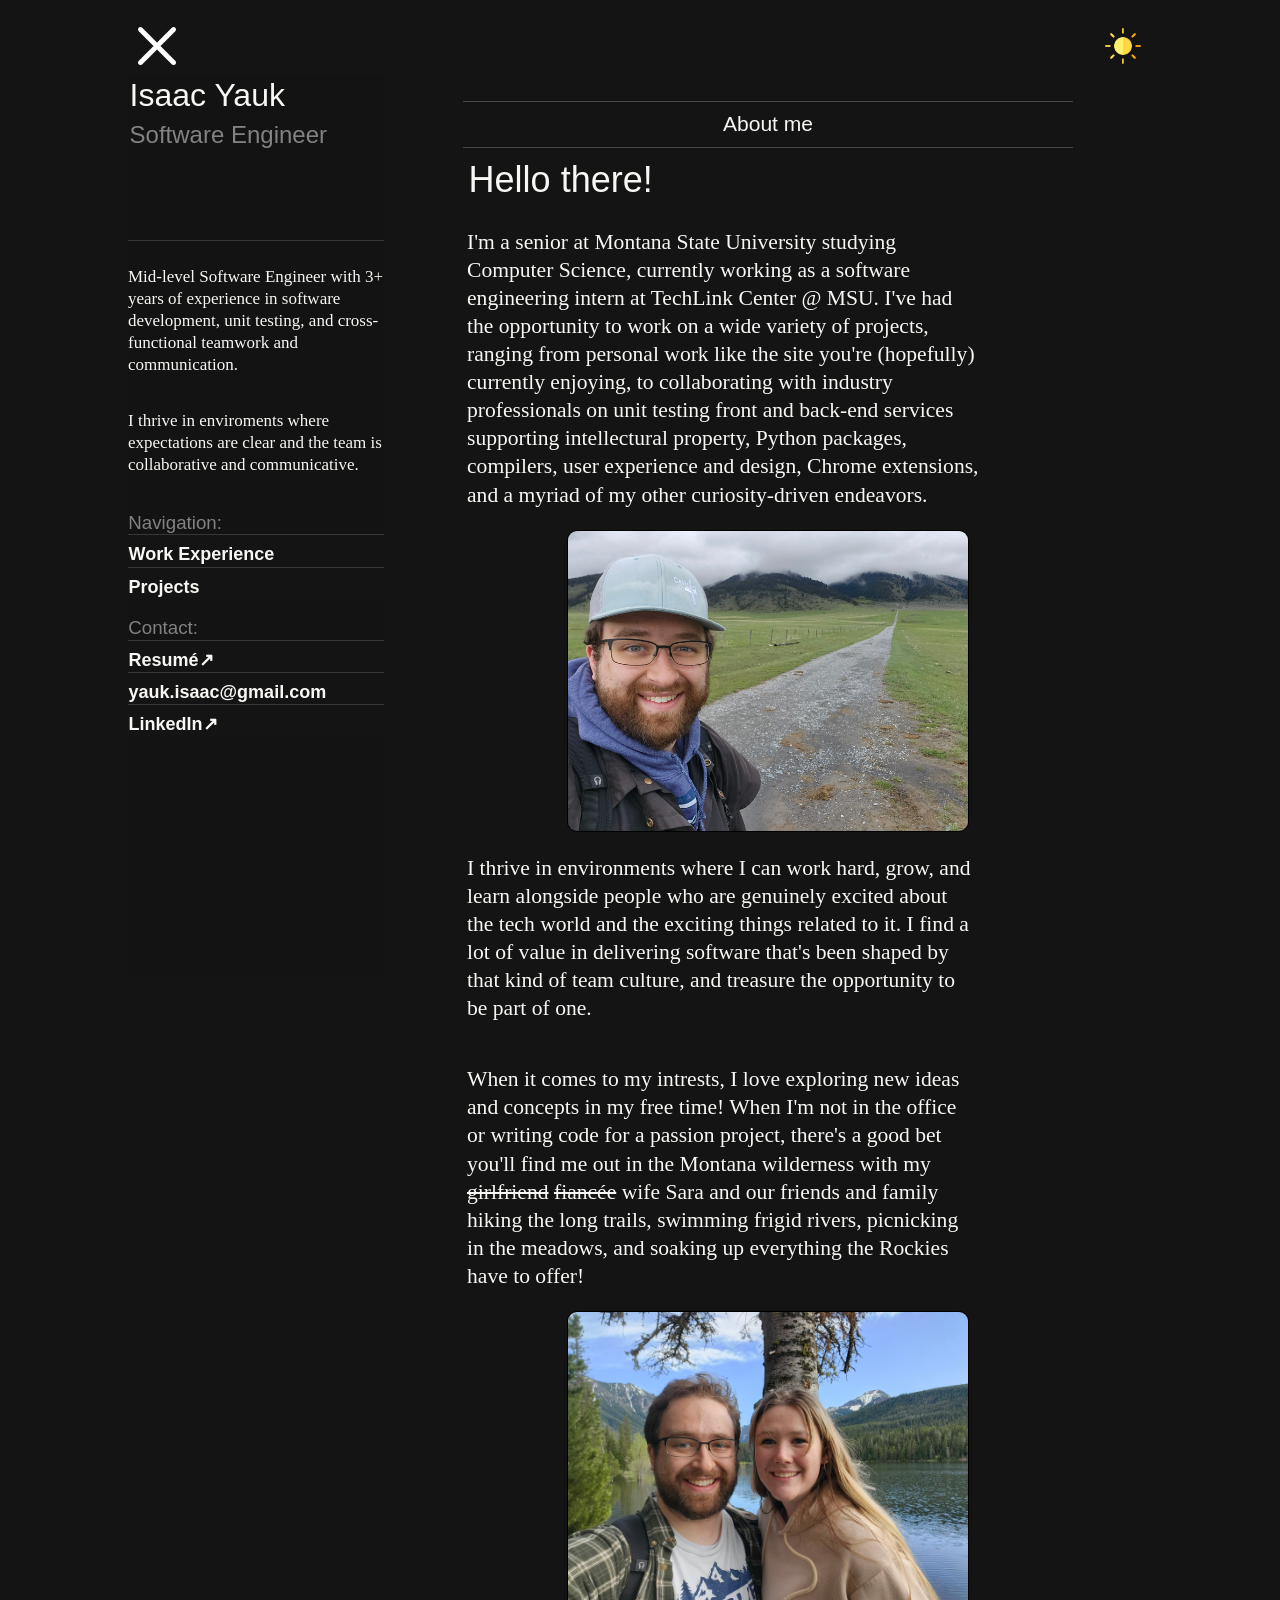
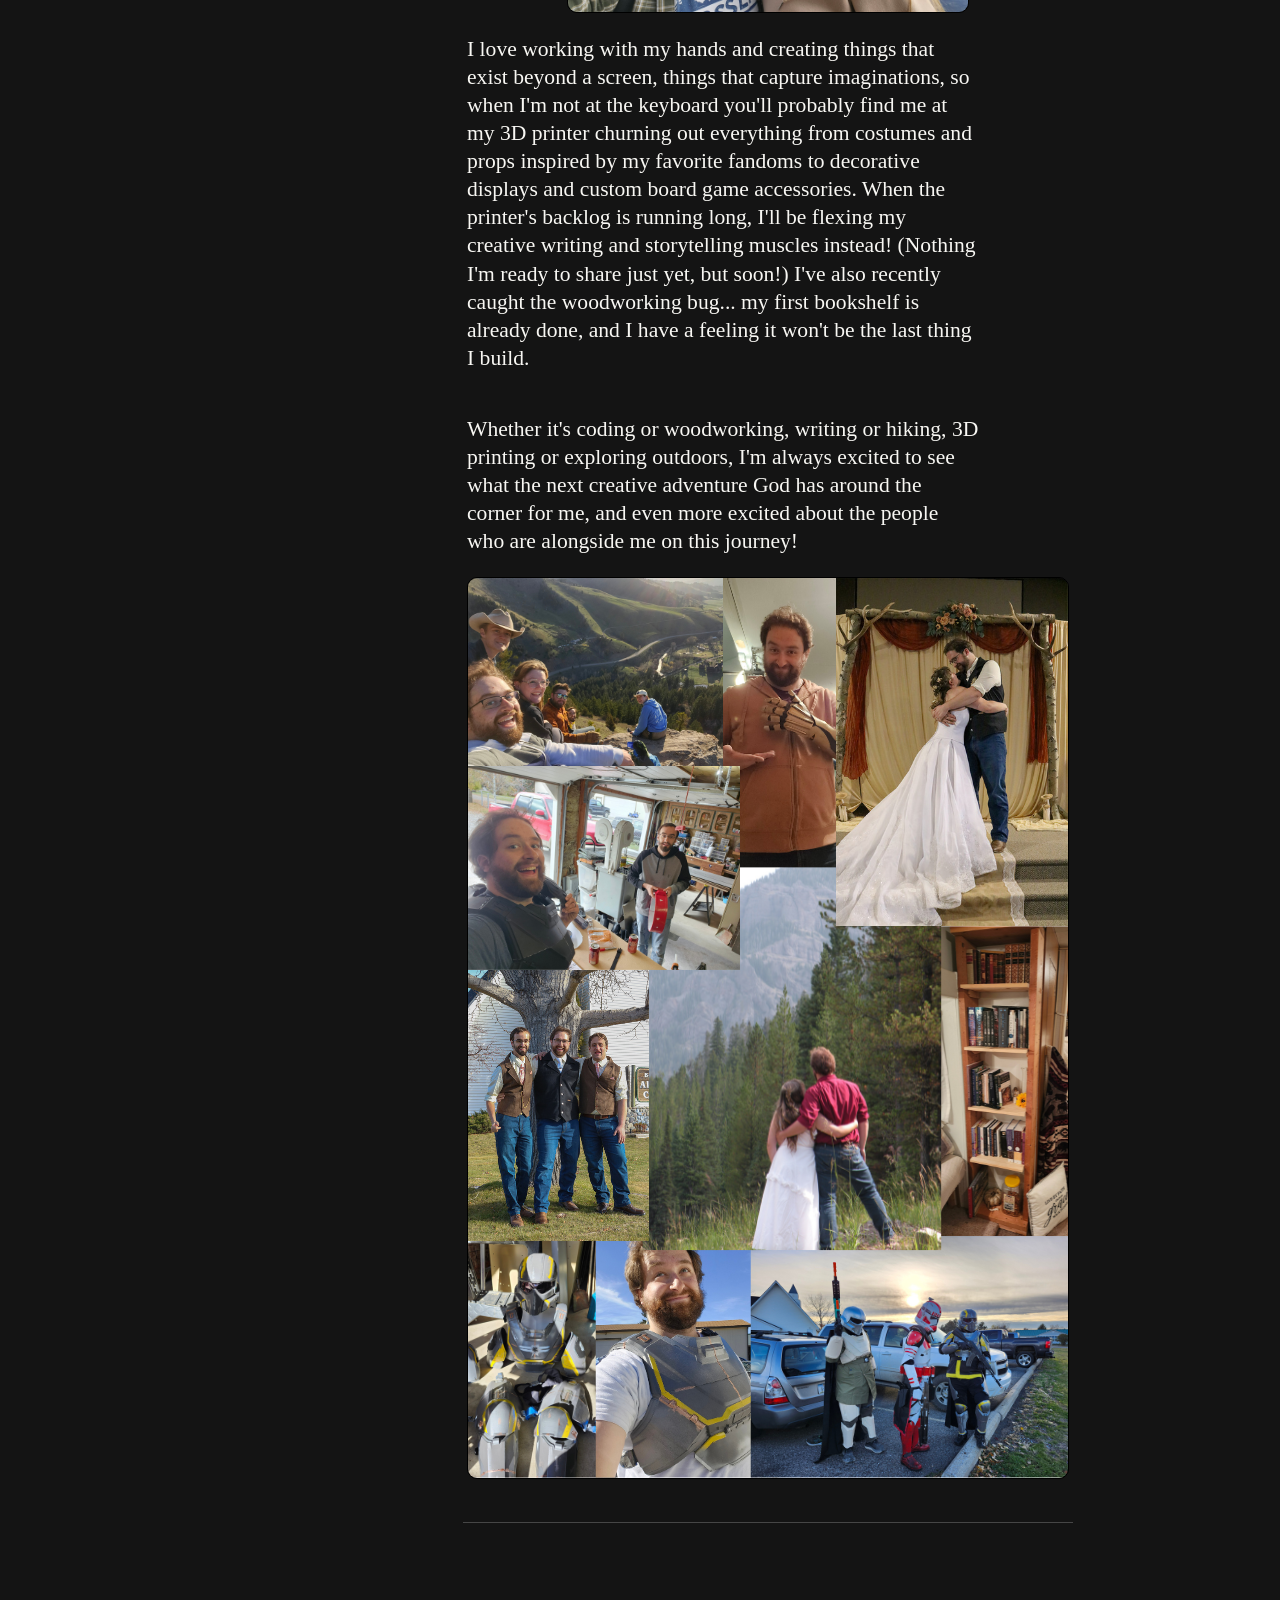
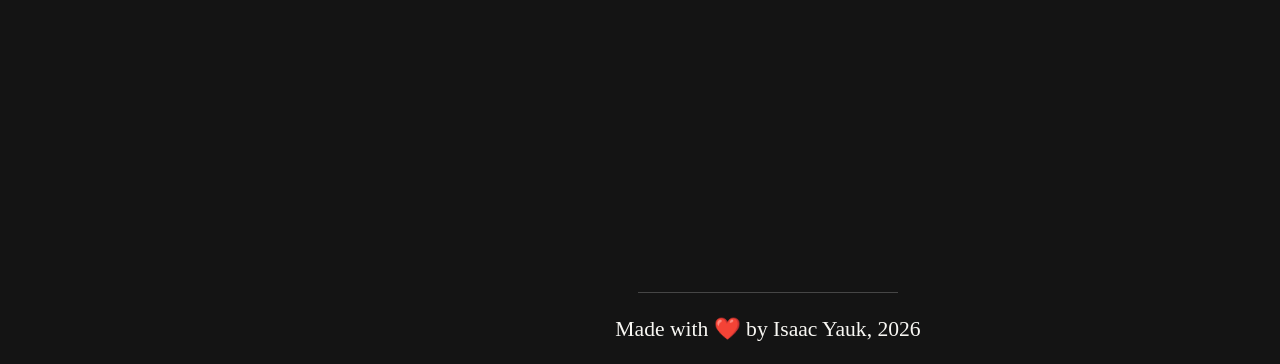
<file: html/about.html>
<!DOCTYPE html>
<html lang="en">
<head>

    <script src="/scripts/siteload.js"></script>

    <meta charset="UTF-8">
    <meta name="viewport" content="width=device-width, initial-scale=1.0">
    <link rel="stylesheet" href="/styles/global.css">
    <link href="https://fonts.googleapis.com/css2?family=Newsreader:ital,opsz,wght@0,6..72,200..800;1,6..72,200..800&display=swap%22 rel="stylesheet">
    <link href="https://fonts.googleapis.com/css2?family=Schibsted+Grotesk:ital,wght@0,400..900;1,400..900&display=swap%22 rel="stylesheet">
    <title>Developer Portfolio</title>
</head>
<body>
 
    <nav class="navbar">
        <div class="nav_button" id="sidebarButton">
            <img src="" alt="">
        </div>
        <div class="nav_button" id="themeButton">
            <img src="" alt="">
        </div>
    </nav> 
 
    <main class="layout">
        <div class="sidebar">  
            <div class="content">
                <h1>Isaac Yauk</h1>
                <h2>Software Engineer</h2>  
                <hr>
                <p>Mid-level Software Engineer with 3+ years of experience in software development, unit testing, and cross-functional teamwork and communication.</p> 
                <p>I thrive in enviroments where expectations are clear and the team is collaborative and communicative.</p>
                <br>
 

                <h3>Navigation:</h3>
                <div class="info">
                    <hr>
                    <a href="/index.html">Work Experience</a>
                </div>


                <div class="info">
                    <hr>
                    <a href="/html/projects.html">Projects</a>
                </div>

                
                <br>
                <h3>Contact:</h3>

                <div class="info">
                    <hr>
                    <a href="/files/_IsaacYauk_Resume.pdf">Resumé↗</a>
                </div>

                <div class="info">
                    <hr>
                    <a href="mailto:yauk.isaac@gmail.com">yauk.isaac@gmail.com</a>
                </div>
               
               
                <div class="info">
                    <hr>
                    <a href="https://www.linkedin.com/in/isaac-yauk/">LinkedIn↗</a>
                </div>
               
                <button id="mobile_close">Close navigation</button>
                 
               
            </div>
        </div>
 
        <div class="main-content">
            <hr>
            <h3>About me</h3>
            <hr>
 
 
            <div class="content">
                <h1>Hello there!</h1>
                <p>I'm a senior at Montana State University studying Computer Science, currently working as a software engineering intern at TechLink Center @ MSU. I've had the opportunity to work on a wide variety of projects, ranging from personal work like the site you're (hopefully) currently enjoying, to collaborating with industry professionals on unit testing front and back-end services supporting intellectural property, Python packages, compilers, user experience and design, Chrome extensions, and a myriad of my other curiosity-driven endeavors.</p>

                <img class="about-img" src="/images/20250515_112152.jpg">

                <p>I thrive in environments where I can work hard, grow, and learn alongside people who are genuinely excited about the tech world and the exciting things related to it. I find a lot of value in delivering software that's been shaped by that kind of team culture, and treasure the opportunity to be part of one.</p>

               <p>When it comes to my intrests, I love exploring new ideas and concepts in my free time!  When I'm not in the office or writing code for a passion project, there's a good bet you'll find me out in the Montana wilderness with my <s>girlfriend</s> <s>fiancée</s> wife Sara and our friends and family hiking the long trails, swimming frigid rivers, picnicking in the meadows, and soaking up everything the Rockies have to offer!</p>

               <img class="about-img" src="/images/20250611_185457.jpg" alt="">
               
                <p>I love working with my hands and creating things that exist beyond a screen, things that capture imaginations, so when I'm not at the keyboard you'll probably find me at my 3D printer churning out everything from costumes and props inspired by my favorite fandoms to decorative displays and custom board game accessories. When the printer's backlog is running long, I'll be flexing my creative writing and storytelling muscles instead! (Nothing I'm ready to share just yet, but soon!) I've also recently caught the woodworking bug... my first bookshelf is already done, and I have a feeling it won't be the last thing I build.</p>

                <p>Whether it's coding or woodworking, writing or hiking, 3D printing or exploring outdoors, I'm always excited to see what the next creative adventure God has around the corner for me, and even more excited about the people who are alongside me on this journey!</p>

                <img class="about-img-wide" src="/images/me-collage.png" alt="">
                <p></p>
            </div>
           
 
            <hr>
            

            <div class="end-card">
                <hr>
                <p>Made with ❤️ by Isaac Yauk, 2026</p>
            </div>

            
 
 
           
        </div>
    </main>
    <script src="/scripts/global.js"></script>
</body>
</html>
</file>
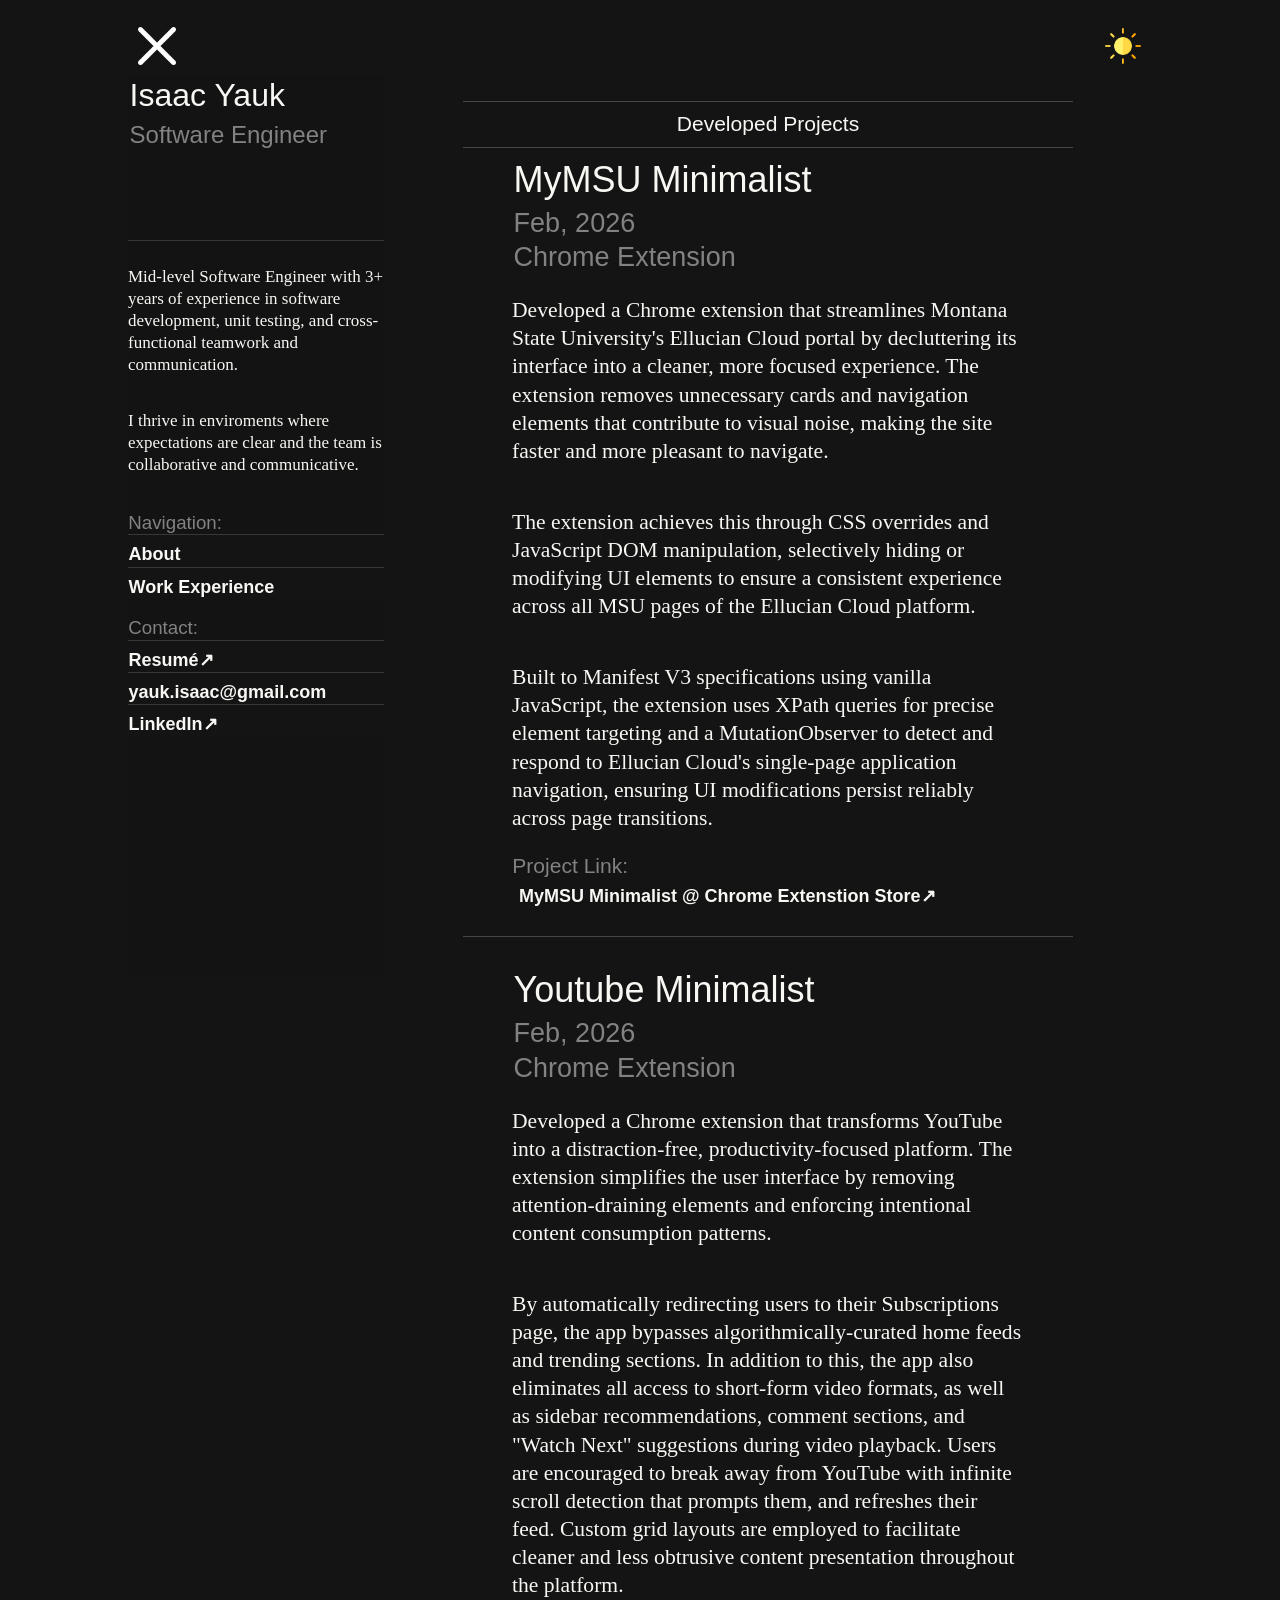
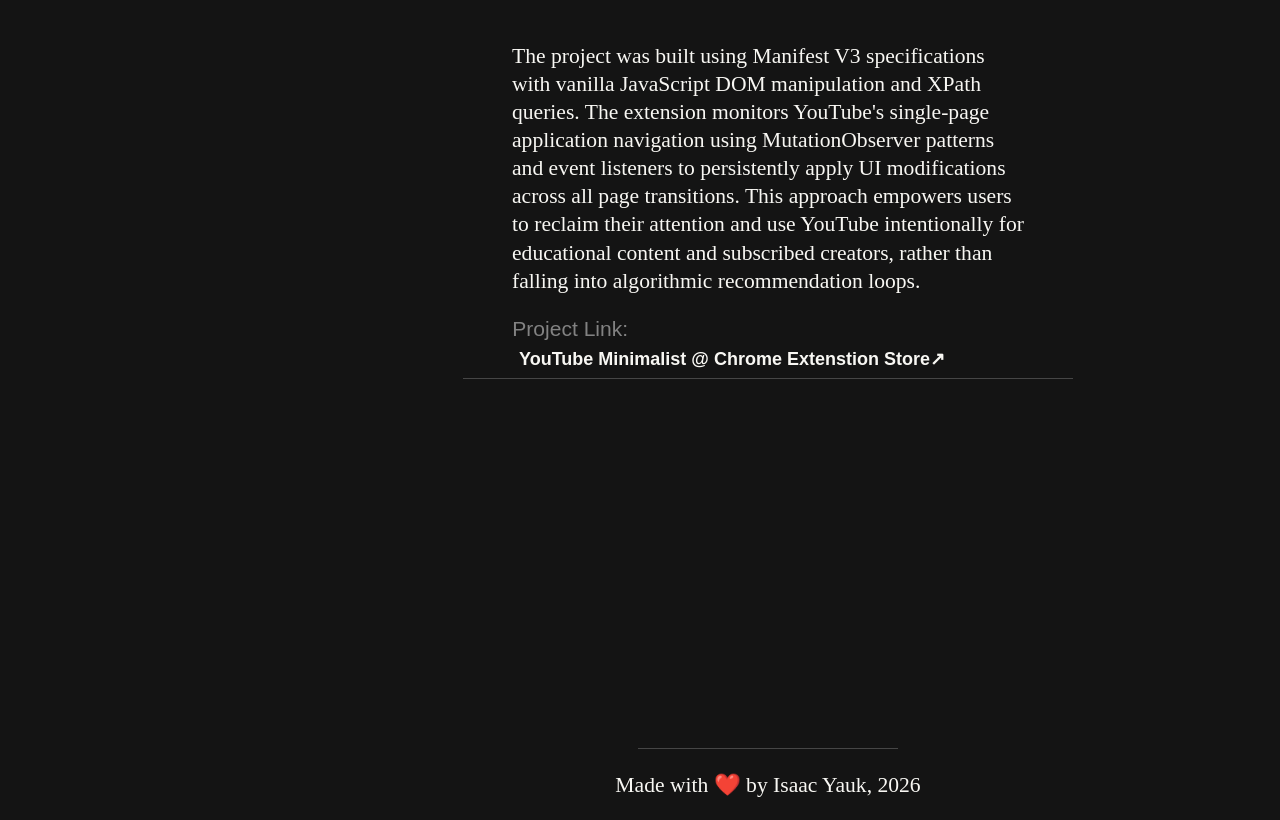
<file: html/projects.html>
<!DOCTYPE html>
<html lang="en">
<head>
    
    <script src="/scripts/siteload.js"></script>
    
    <meta charset="UTF-8">
    <meta name="viewport" content="width=device-width, initial-scale=1.0">
    <link rel="stylesheet" href="/styles/global.css">
    <link href="https://fonts.googleapis.com/css2?family=Newsreader:ital,opsz,wght@0,6..72,200..800;1,6..72,200..800&display=swap%22 rel="stylesheet">
    <link href="https://fonts.googleapis.com/css2?family=Schibsted+Grotesk:ital,wght@0,400..900;1,400..900&display=swap%22 rel="stylesheet">
    <title>Developer Portfolio</title>
</head>
<body>
 
    <nav class="navbar">
        <div class="nav_button" id="sidebarButton">
            <img src="" alt="">
        </div>
        <div class="nav_button" id="themeButton">
            <img src="" alt="">
        </div>
       
    </nav> 
 
    <main class="layout">
        <div class="sidebar">  
            <div class="content">
                <h1>Isaac Yauk</h1>
                <h2>Software Engineer</h2>  
                <hr>
                <p>Mid-level Software Engineer with 3+ years of experience in software development, unit testing, and cross-functional teamwork and communication.</p> 
                <p>I thrive in enviroments where expectations are clear and the team is collaborative and communicative.</p>
                <br>
 

                <h3>Navigation:</h3>
                <div class="info">
                    <hr>
                    <a href="/html/about.html">About</a>
                </div>


                <div class="info">
                    <hr>
                    <a href="/index.html">Work Experience</a>
                </div>

                
                <br>
                <h3>Contact:</h3>

                <div class="info">
                    <hr>
                    <a href="/files/_IsaacYauk_Resume.pdf">Resumé↗</a>
                </div>
                
                <div class="info">
                    <hr>
                    <a href="mailto:yauk.isaac@gmail.com">yauk.isaac@gmail.com</a>
                </div>
               
               
                <div class="info">
                    <hr>
                    <a href="https://www.linkedin.com/in/isaac-yauk/">LinkedIn↗</a>
                </div>
               
                <button id="mobile_close">Close navigation</button>
                 
               
            </div>
        </div>
 
        <div class="main-content">
            <hr>
            <h3>Developed Projects</h3>
            <hr>
 
 
            <div class="content">
                <h1>MyMSU Minimalist</h1>
                <h2>Feb, 2026</h2>
                <h2>Chrome Extension</h2>
                
                <p>Developed a Chrome extension that streamlines Montana State University's Ellucian Cloud portal by decluttering its interface into a cleaner, more focused experience. The extension removes unnecessary cards and navigation elements that contribute to visual noise, making the site faster and more pleasant to navigate.</p>
                <p>The extension achieves this through CSS overrides and JavaScript DOM manipulation, selectively hiding or modifying UI elements to ensure a consistent experience across all MSU pages of the Ellucian Cloud platform.</p>
                <p>Built to Manifest V3 specifications using vanilla JavaScript, the extension uses XPath queries for precise element targeting and a MutationObserver to detect and respond to Ellucian Cloud's single-page application navigation, ensuring UI modifications persist reliably across page transitions.</p>
                <h3>Project Link:</h3>
                <a class="citeref-link" href="https://chromewebstore.google.com/detail/mymsu-minimalist/gidclfcachnhikgiahmbkbcnfonlcmdn?authuser=0&hl=en">MyMSU Minimalist @ Chrome Extenstion Store↗</a>
            </div>

            <br>
            <hr>
            <br>

            <div class="content">
                <h1>Youtube Minimalist</h1>
                <h2>Feb, 2026</h2>
                <h2>Chrome Extension</h2>
                
                <p>Developed a Chrome extension that transforms YouTube into a distraction-free, productivity-focused platform. The extension simplifies the user interface by removing attention-draining elements and enforcing intentional content consumption patterns. </p>
                <p>By automatically redirecting users to their Subscriptions page, the app bypasses algorithmically-curated home feeds and trending sections. In addition to this, the app also eliminates all access to short-form video formats, as well as sidebar recommendations, comment sections, and "Watch Next" suggestions during video playback. Users are encouraged to break away from YouTube with infinite scroll detection that prompts them, and refreshes their feed. Custom grid layouts are employed to facilitate cleaner and less obtrusive content presentation throughout the platform.</p>
                <p>The project was built using Manifest V3 specifications with vanilla JavaScript DOM manipulation and XPath queries. The extension monitors YouTube's single-page application navigation using MutationObserver patterns and event listeners to persistently apply UI modifications across all page transitions. This approach empowers users to reclaim their attention and use YouTube intentionally for educational content and subscribed creators, rather than falling into algorithmic recommendation loops.</p>
                <h3>Project Link:</h3>
                <a class="citeref-link" href="https://chromewebstore.google.com/detail/opioehajkijgbaflhoojmnkndmcbmeai?utm_source=item-share-cb">YouTube Minimalist @ Chrome Extenstion Store↗</a>
                
            </div>
           
 
            <hr>
            

            <div class="end-card">
                <hr>
                <p>Made with ❤️ by Isaac Yauk, 2026</p>
            </div>

            
 
 
           
        </div>
    </main>
    <script src="/scripts/global.js"></script>
</body>
</html>
</file>
<file: styles/global.css>
/* ======= DARK MODE STYLES ======= */
html.dark-mode,
html.dark-mode body {
  background-color: #141414;
  color: #f8f7f3;
}

html.dark-mode .info {
  background-color: #141414;
}

html.dark-mode .info a {
  color: #f8f7f3;
}
/* ========= ============ ========= */

body, html {
    font-family: "Schibsted Grotesk", sans-serif;
    margin-left: 5vw;
    margin-right: 5vw;
    background-color: #f8f7f3;
}

p, a {
    font-size: 18px;
    font-weight: 400;
    line-height: 1.3;
    font-family: "Newsreader";
    color: inherit;
}

.about-img {
    width: 400px;
    max-width: 100%;
    border-radius: 10px;
    border: 0.8px solid #000;
    align-self: center;
}

.about-img-wide {
    width: 600px;
    display: block;
    border-radius: 10px;
    border: 0.8px solid #000;
}

.citeref-link {
    color: inherit;
    text-decoration: none;
    margin: 7px;
    font-weight: 700;
    font-family: "Schibsted Grotesk", sans-serif;
}

.citeref-link:hover {
    color: inherit;
    text-decoration: underline;
}

li {
    font-family: "Schibsted Grotesk";
    font-size: 19.5px;
}

h1 {
    text-align: left;
    font-weight: 400;
    padding: 0.05rem;
    margin: 0.05rem;
    padding-bottom: 5px;
}

h3 {
    text-align: left;
    font-weight: 100;
    padding: 0.05rem;
    margin: 0.05rem;
    padding-bottom: 10px; /* Pad the bottom of the main content h3 */
}

.content h3 {
    padding: 0.01rem; /* Reduce the margins above and below sub content h3*/
    margin: 0.01rem;
    color: rgb(130, 130, 130); 
}

h2 {
    font-weight: 200;
    padding: 0.05rem;
    margin: 0.05rem;
    color: rgb(130, 130, 130); 
}

hr {
    margin-top: 0;
    width: 85%;
    height: 1px;
    border: none;
    flex-shrink: 0;
    background-color: rgb(70, 70, 70); 
}

/* This is a mobile "Close" button that is is 
un-hidden when window is smaller than the max-width. */
button {
    display: none;
    font-family: "Schibsted Grotesk", sans-serif;
    font-weight: 500;
    border-radius: 10px;
    background-color: #f8f7f3;
    border-color: #949393;
    padding: 10px 20px;
}

.navbar {
    padding-top: 1vh;
    display: flex;
    flex-direction: row;
    justify-content: space-between; /* Justify Navbar elements equally */
}

.nav_button {
    display: flex;
    width: 38px;
    height: 38px;
    padding: 10px;
    transition: transform 0.5s;
}

.nav_button:hover {
    transform: scale(1.5, 1.5);  
}

.main-content {
    display: flex;
    flex-direction: column;
    justify-content: right;
    align-items: center;
    width: 80vw;
    height: 100vh;
    padding: 2vw;
    margin-left: 20vw;
    transition: margin-left 0.5s; /* Create a smooth transition when sidebar is toggled */
    font-size: 18px;
}

.main-content p {
    max-width: 40vw;
    font-size: larger;
}

/* Optional styling to bump the end card in the main content down some */
.end-card {
    margin-top: 40vh;
    margin-bottom: 5vh;
}

.content {
    display: flex;
    flex-direction: column;
}
 
/* Styling for flexboxes to be side-by-side. */
.layout {
    display: flex;
    flex-direction: row;
}

.sidebar h2 {
    font-weight: 200;
    padding: 0.05rem;
    margin: 0.05rem;
    margin-bottom: 10vh;
}

.sidebar hr {
    width: 100%;
    background-color: rgb(55, 55, 55); 
}

.sidebar {
    display: flex;
    position: absolute;
    width: 20vw;
    height: 100vh;
    justify-content: flex-start;
    align-items: flex-start;
    opacity: 1;
    transform: translateX(0);
    transition: opacity 0.4s, transform 0.4s;
}

.sidebar p {
    font-size: 17px;
    font-family:Georgia, 'Times New Roman', Times, serif;
}

.info a{
    color: #1a1a1a;
    text-decoration: none;
    margin: 0.5px;
    font-weight: 700;
    font-family: "Schibsted Grotesk", sans-serif;
}

/* TODO: From 550px up to 1000px you get some weird sidebar behavior. FIX. */
@media (max-width: 550px) {
    p, a {
        font-size: medium;
        line-height: 1.4;
        font-family: "Newsreader";
        color: inherit;
        font-size: 17px;
    }

    li {
        font-size: 17px;
        font-weight: 300;
        font-family: "Newsreader";
    }

    h1 {
        font-size: x-large;
        text-align: left;
        font-weight: 400;
        padding: 0.05rem;
        margin: 0.05rem;
        padding-bottom: 5px;
    }

    h3 {
        font-size: larger;
        text-align: left;
        font-weight: 500;
        padding: 0.01rem;
        margin: 0.01rem;
        padding-bottom: 5px;
    }

    h2 {
        font-size: larger;
        font-weight: 200;
        padding: 0.05rem;
        margin: 0.05rem;
    }

    hr {
        margin-top: 0;
        width: 98%;
        height: 1px;
        border: none;
        flex-shrink: 0;
    }
    
    .sidebar {
        width: 80vw;
        height: 98vh;
        padding: 2vw;
        border: solid 0.2px rgb(65, 65, 65);
    }
 
    .nav_button {
        width: 29px;
        height: 29px;
        padding: 10px;
    }
 
    .main-content {
        margin-left: 0vw;
    }
 
    .main-content .content p {
        padding-top: 1.5vh;
        max-width: 100vw;
        font-size: 17px;
    }
 
    button {
        margin-top: 1.2vh;
        display: block;
    }
 
    .sidebar h2 {
        margin-bottom: 2vh;
    }

    .sidebar p {
        font-size: 14px;
    }

    .end-card {
        margin-top: 40vh;
        width: 100%;
    }
    
    .end-card p {
        font-size: 17px;
        margin: 0 auto;
        margin-bottom: 5vh;
        
    }

    .about-img,
    .about-img-wide {
        width: auto;
        max-width: 90vw;
        align-self: center;
    }

}
</file>
